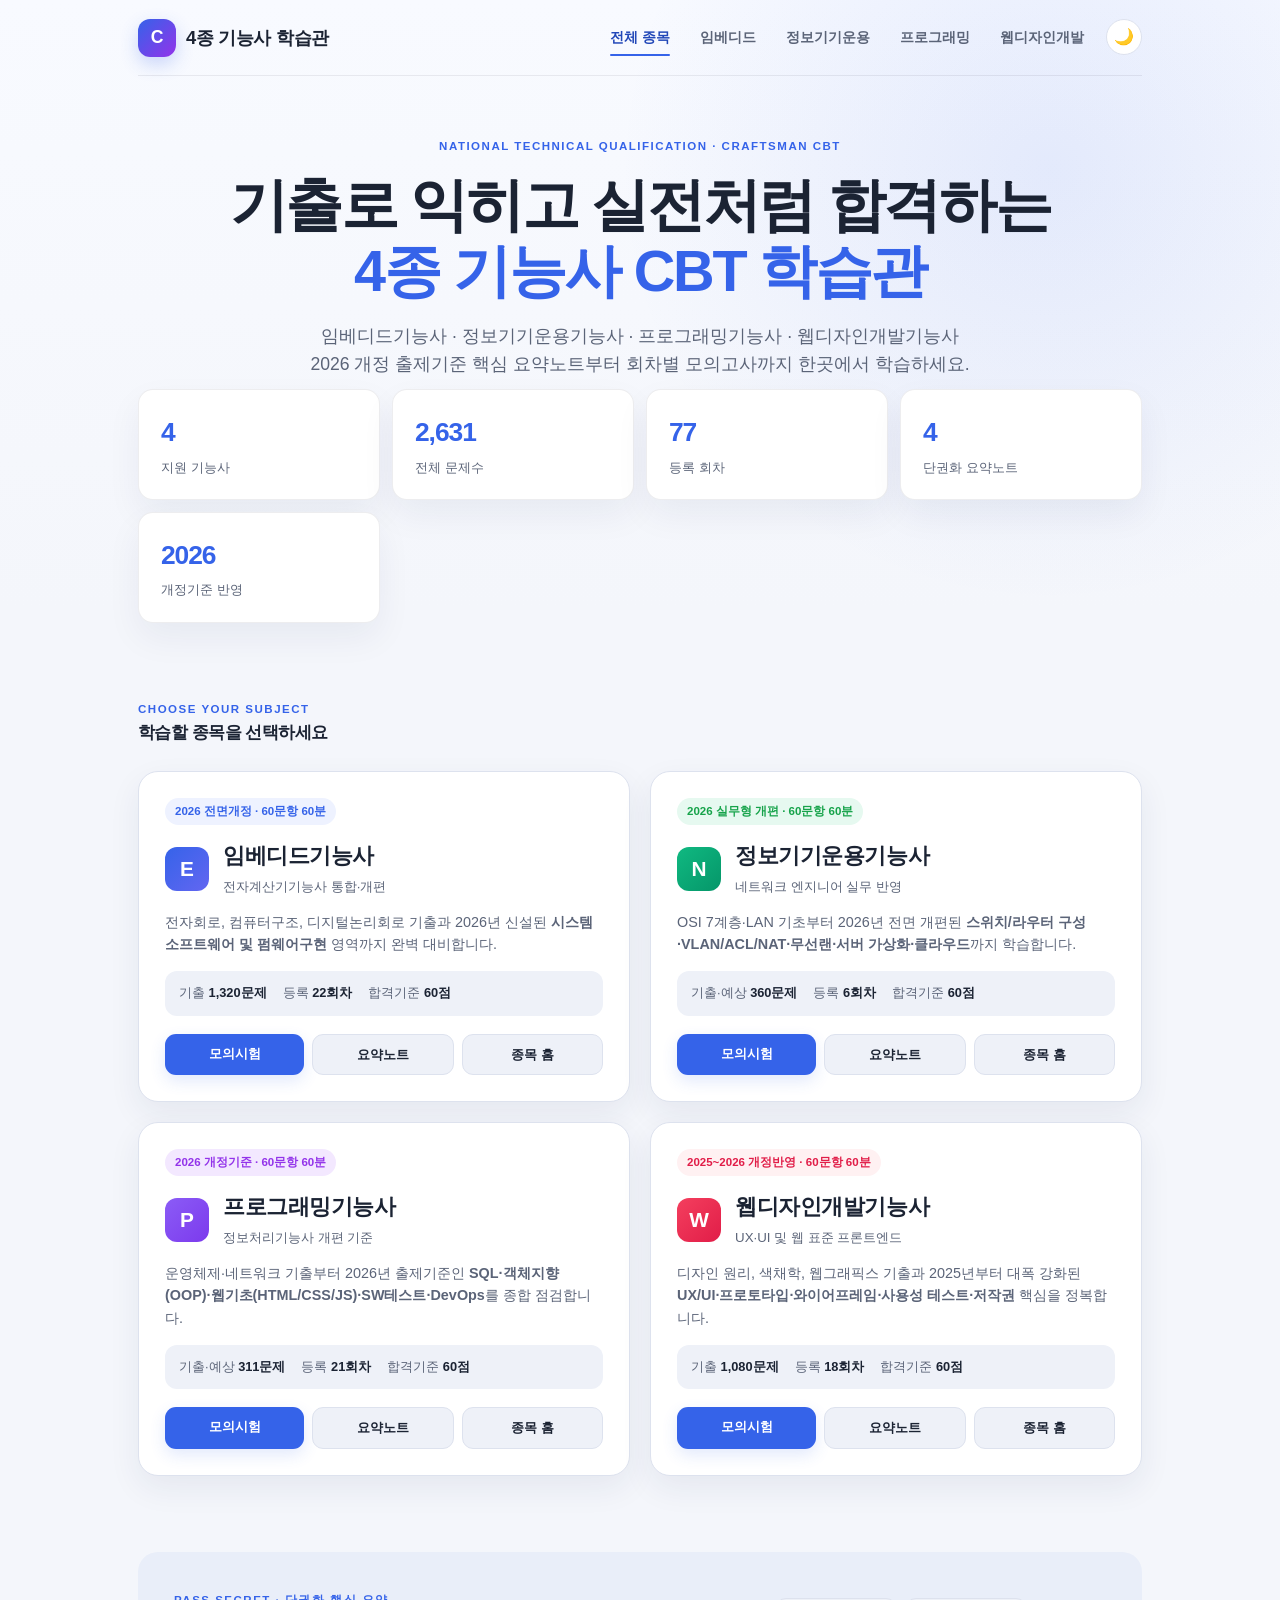
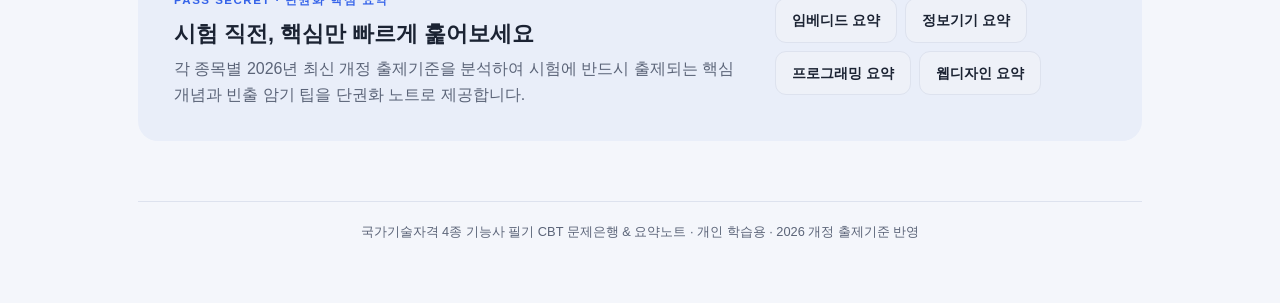
<file: index.html>
<!doctype html>
<html lang="ko">
<head>
  <meta charset="UTF-8" />
  <meta name="viewport" content="width=device-width, initial-scale=1.0" />
  <meta name="description" content="4종 기능사 필기 CBT 문제은행 및 핵심 요약노트 - 임베디드기능사, 정보기기운용기능사, 프로그래밍기능사, 웹디자인개발기능사 2026 개정 출제기준 완벽 반영" />
  <title>기능사 필기 CBT 문제은행 · 4종 통합 학습관</title>
  <link rel="stylesheet" href="css/style.css?v=20260914-1" />
  <script>(function(){try{var t=localStorage.getItem("theme");if(t==="light"||t==="dark")document.documentElement.setAttribute("data-theme",t);}catch(e){}})();</script>
  <style>
    .portal-grid {
      display: grid;
      grid-template-columns: repeat(2, 1fr);
      gap: 20px;
      margin-top: 24px;
    }
    @media (max-width: 768px) {
      .portal-grid { grid-template-columns: 1fr; }
    }
    .subject-card {
      background: var(--surface);
      border: 1px solid var(--border);
      border-radius: 20px;
      padding: 26px;
      display: flex;
      flex-direction: column;
      box-shadow: var(--shadow);
      transition: transform 0.2s ease, border-color 0.2s ease;
      position: relative;
      overflow: hidden;
    }
    .subject-card:hover {
      transform: translateY(-4px);
      border-color: var(--primary);
    }
    .subject-badge {
      display: inline-flex;
      align-items: center;
      gap: 6px;
      padding: 4px 10px;
      border-radius: 999px;
      font-size: 0.72rem;
      font-weight: 800;
      width: fit-content;
      margin-bottom: 14px;
    }
    .badge-emb { background: #eef2ff; color: #3563e9; }
    .badge-ieq { background: #e6f9f0; color: #16a34a; }
    .badge-prg { background: #f3e8ff; color: #9333ea; }
    .badge-web { background: #fff1f2; color: #e11d48; }
    [data-theme="dark"] .badge-emb { background: #1e293b; color: #7fa4ff; }
    [data-theme="dark"] .badge-ieq { background: #132e22; color: #34d399; }
    [data-theme="dark"] .badge-prg { background: #2e1065; color: #c084fc; }
    [data-theme="dark"] .badge-web { background: #3b0718; color: #fb7185; }

    .subject-head {
      display: flex;
      align-items: center;
      gap: 14px;
      margin-bottom: 12px;
    }
    .subject-logo {
      width: 44px;
      height: 44px;
      border-radius: 12px;
      display: flex;
      align-items: center;
      justify-content: center;
      font-weight: 900;
      font-size: 1.3rem;
      color: #fff;
      flex-shrink: 0;
    }
    .logo-emb { background: linear-gradient(135deg, #3563e9, #6366f1); }
    .logo-ieq { background: linear-gradient(135deg, #10b981, #059669); }
    .logo-prg { background: linear-gradient(135deg, #8b5cf6, #7c3aed); }
    .logo-web { background: linear-gradient(135deg, #f43f5e, #e11d48); }

    .subject-card h3 {
      margin: 0;
      font-size: 1.35rem;
      letter-spacing: -0.02em;
    }
    .subject-card p {
      color: var(--text-muted);
      font-size: 0.9rem;
      line-height: 1.55;
      margin: 0 0 16px;
      flex-grow: 1;
    }
    .subject-meta {
      display: flex;
      gap: 16px;
      padding: 12px 14px;
      background: var(--surface-2);
      border-radius: 12px;
      font-size: 0.8rem;
      color: var(--text-muted);
      margin-bottom: 18px;
    }
    .subject-meta strong {
      color: var(--text);
      font-weight: 700;
    }
    .subject-actions {
      display: flex;
      gap: 8px;
      flex-wrap: wrap;
    }
    .subject-actions .btn {
      flex: 1;
      text-align: center;
      padding: 9px 12px;
      font-size: 0.84rem;
      min-width: 100px;
    }
    .portal-hero {
      padding: 56px 0 36px;
      text-align: center;
    }
    .portal-hero h1 {
      font-size: clamp(2.2rem, 5vw, 3.6rem);
      line-height: 1.15;
      letter-spacing: -0.04em;
      margin: 14px 0 18px;
    }
    .portal-hero h1 em {
      color: var(--primary);
      font-style: normal;
    }
    .portal-hero p {
      color: var(--text-muted);
      font-size: 1.1rem;
      max-width: 680px;
      margin: 0 auto;
    }
  </style>
</head>
<body>
  <div class="wrap">
    <header class="site-header">
      <a class="brand" href="index.html">
        <span class="logo" style="background: linear-gradient(135deg, #3563e9, #9333ea);">C</span>
        <span>4종 기능사 학습관</span>
      </a>
      <div class="header-actions">
        <nav class="top-nav" aria-label="주요 메뉴">
          <a href="index.html" class="active">전체 종목</a>
          <a href="embedded/index.html">임베디드</a>
          <a href="infoeq/index.html">정보기기운용</a>
          <a href="programming/index.html">프로그래밍</a>
          <a href="webdesign/index.html">웹디자인개발</a>
        </nav>
        <button id="themeToggle" class="theme-toggle" type="button" aria-label="테마 전환">🌙</button>
      </div>
    </header>

    <main>
      <section class="portal-hero">
        <span class="eyebrow">NATIONAL TECHNICAL QUALIFICATION · CRAFTSMAN CBT</span>
        <h1>기출로 익히고 실전처럼 합격하는<br /><em>4종 기능사 CBT 학습관</em></h1>
        <p>임베디드기능사 · 정보기기운용기능사 · 프로그래밍기능사 · 웹디자인개발기능사<br />2026 개정 출제기준 핵심 요약노트부터 회차별 모의고사까지 한곳에서 학습하세요.</p>
      </section>

      <div class="stat-row" id="statRow">
        <div class="stat-card"><div class="num" id="statTotalSubjects">4</div><div class="label">지원 기능사</div></div>
        <div class="stat-card"><div class="num" id="statTotalQuestions">-</div><div class="label">전체 문제수</div></div>
        <div class="stat-card"><div class="num" id="statTotalRounds">-</div><div class="label">등록 회차</div></div>
        <div class="stat-card"><div class="num" id="statSummaries">4</div><div class="label">단권화 요약노트</div></div>
        <div class="stat-card"><div class="num">2026</div><div class="label">개정기준 반영</div></div>
      </div>

      <section class="block" style="margin-top: 40px;">
        <div class="section-heading">
          <div>
            <span class="eyebrow">CHOOSE YOUR SUBJECT</span>
            <h2>학습할 종목을 선택하세요</h2>
          </div>
        </div>

        <div class="portal-grid">
          <!-- 1. 임베디드기능사 -->
          <div class="subject-card">
            <span class="subject-badge badge-emb">2026 전면개정 · 60문항 60분</span>
            <div class="subject-head">
              <div class="subject-logo logo-emb">E</div>
              <div>
                <h3>임베디드기능사</h3>
                <small style="color:var(--text-muted)">전자계산기기능사 통합·개편</small>
              </div>
            </div>
            <p>전자회로, 컴퓨터구조, 디지털논리회로 기출과 2026년 신설된 <b>시스템소프트웨어 및 펌웨어구현</b> 영역까지 완벽 대비합니다.</p>
            <div class="subject-meta">
              <span>기출 <strong>1,320문제</strong></span>
              <span>등록 <strong>22회차</strong></span>
              <span>합격기준 <strong>60점</strong></span>
            </div>
            <div class="subject-actions">
              <a class="btn" href="embedded/quiz.html?mode=round">모의시험</a>
              <a class="btn secondary" href="embedded/summary.html">요약노트</a>
              <a class="btn secondary" href="embedded/index.html">종목 홈</a>
            </div>
          </div>

          <!-- 2. 정보기기운용기능사 -->
          <div class="subject-card">
            <span class="subject-badge badge-ieq">2026 실무형 개편 · 60문항 60분</span>
            <div class="subject-head">
              <div class="subject-logo logo-ieq">N</div>
              <div>
                <h3>정보기기운용기능사</h3>
                <small style="color:var(--text-muted)">네트워크 엔지니어 실무 반영</small>
              </div>
            </div>
            <p>OSI 7계층·LAN 기초부터 2026년 전면 개편된 <b>스위치/라우터 구성·VLAN/ACL/NAT·무선랜·서버 가상화·클라우드</b>까지 학습합니다.</p>
            <div class="subject-meta">
              <span>기출·예상 <strong>360문제</strong></span>
              <span>등록 <strong>6회차</strong></span>
              <span>합격기준 <strong>60점</strong></span>
            </div>
            <div class="subject-actions">
              <a class="btn" href="infoeq/quiz.html?mode=round">모의시험</a>
              <a class="btn secondary" href="infoeq/summary.html">요약노트</a>
              <a class="btn secondary" href="infoeq/index.html">종목 홈</a>
            </div>
          </div>

          <!-- 3. 프로그래밍기능사 -->
          <div class="subject-card">
            <span class="subject-badge badge-prg">2026 개정기준 · 60문항 60분</span>
            <div class="subject-head">
              <div class="subject-logo logo-prg">P</div>
              <div>
                <h3>프로그래밍기능사</h3>
                <small style="color:var(--text-muted)">정보처리기능사 개편 기준</small>
              </div>
            </div>
            <p>운영체제·네트워크 기출부터 2026년 출제기준인 <b>SQL·객체지향(OOP)·웹기초(HTML/CSS/JS)·SW테스트·DevOps</b>를 종합 점검합니다.</p>
            <div class="subject-meta">
              <span>기출·예상 <strong>311문제</strong></span>
              <span>등록 <strong>21회차</strong></span>
              <span>합격기준 <strong>60점</strong></span>
            </div>
            <div class="subject-actions">
              <a class="btn" href="programming/quiz.html?mode=round">모의시험</a>
              <a class="btn secondary" href="programming/summary.html">요약노트</a>
              <a class="btn secondary" href="programming/index.html">종목 홈</a>
            </div>
          </div>

          <!-- 4. 웹디자인개발기능사 -->
          <div class="subject-card">
            <span class="subject-badge badge-web">2025~2026 개정반영 · 60문항 60분</span>
            <div class="subject-head">
              <div class="subject-logo logo-web">W</div>
              <div>
                <h3>웹디자인개발기능사</h3>
                <small style="color:var(--text-muted)">UX·UI 및 웹 표준 프론트엔드</small>
              </div>
            </div>
            <p>디자인 원리, 색채학, 웹그래픽스 기출과 2025년부터 대폭 강화된 <b>UX/UI·프로토타입·와이어프레임·사용성 테스트·저작권</b> 핵심을 정복합니다.</p>
            <div class="subject-meta">
              <span>기출 <strong>1,080문제</strong></span>
              <span>등록 <strong>18회차</strong></span>
              <span>합격기준 <strong>60점</strong></span>
            </div>
            <div class="subject-actions">
              <a class="btn" href="webdesign/quiz.html?mode=round">모의시험</a>
              <a class="btn secondary" href="webdesign/summary.html">요약노트</a>
              <a class="btn secondary" href="webdesign/index.html">종목 홈</a>
            </div>
          </div>
        </div>
      </section>

      <section class="summary-banner" style="margin-top: 50px;">
        <div>
          <span class="eyebrow">PASS SECRET · 단권화 핵심 요약</span>
          <h2>시험 직전, 핵심만 빠르게 훑어보세요</h2>
          <p>각 종목별 2026년 최신 개정 출제기준을 분석하여 시험에 반드시 출제되는 핵심 개념과 빈출 암기 팁을 단권화 노트로 제공합니다.</p>
        </div>
        <div style="display:flex; gap:8px; flex-wrap:wrap;">
          <a class="btn secondary" href="embedded/summary.html">임베디드 요약</a>
          <a class="btn secondary" href="infoeq/summary.html">정보기기 요약</a>
          <a class="btn secondary" href="programming/summary.html">프로그래밍 요약</a>
          <a class="btn secondary" href="webdesign/summary.html">웹디자인 요약</a>
        </div>
      </section>
    </main>

    <footer class="site-footer" style="margin-top: 60px;">
      국가기술자격 4종 기능사 필기 CBT 문제은행 & 요약노트 · 개인 학습용 · 2026 개정 출제기준 반영
    </footer>
  </div>

  <script src="js/theme.js"></script>
  <script>
    (async () => {
      let totalQ = 0;
      let totalR = 0;
      const subjects = [
        { path: 'embedded/data/questions.json' },
        { path: 'infoeq/data/questions.json' },
        { path: 'programming/data/questions.json' },
        { path: 'webdesign/data/questions.json' }
      ];

      for (const s of subjects) {
        try {
          const res = await fetch(s.path);
          if (res.ok) {
            const data = await res.json();
            const qs = data.questions || [];
            totalQ += qs.length;
            const rounds = new Set(qs.map(q => q.round).filter(Boolean));
            totalR += rounds.size;
            if (s.path.includes('webdesign') && qs.length > 0) {
              const el = document.getElementById('webMetaText');
              if (el) el.innerHTML = `기출 <strong>${qs.length.toLocaleString()}문제</strong>`;
            }
          }
        } catch (e) {
          console.warn('Bank load error for', s.path, e);
        }
      }

      const qEl = document.getElementById('statTotalQuestions');
      const rEl = document.getElementById('statTotalRounds');
      if (qEl) qEl.textContent = totalQ > 0 ? totalQ.toLocaleString() : '1,991+';
      if (rEl) rEl.textContent = totalR > 0 ? totalR : '49+';
    })();
  </script>
</body>
</html>
</file>
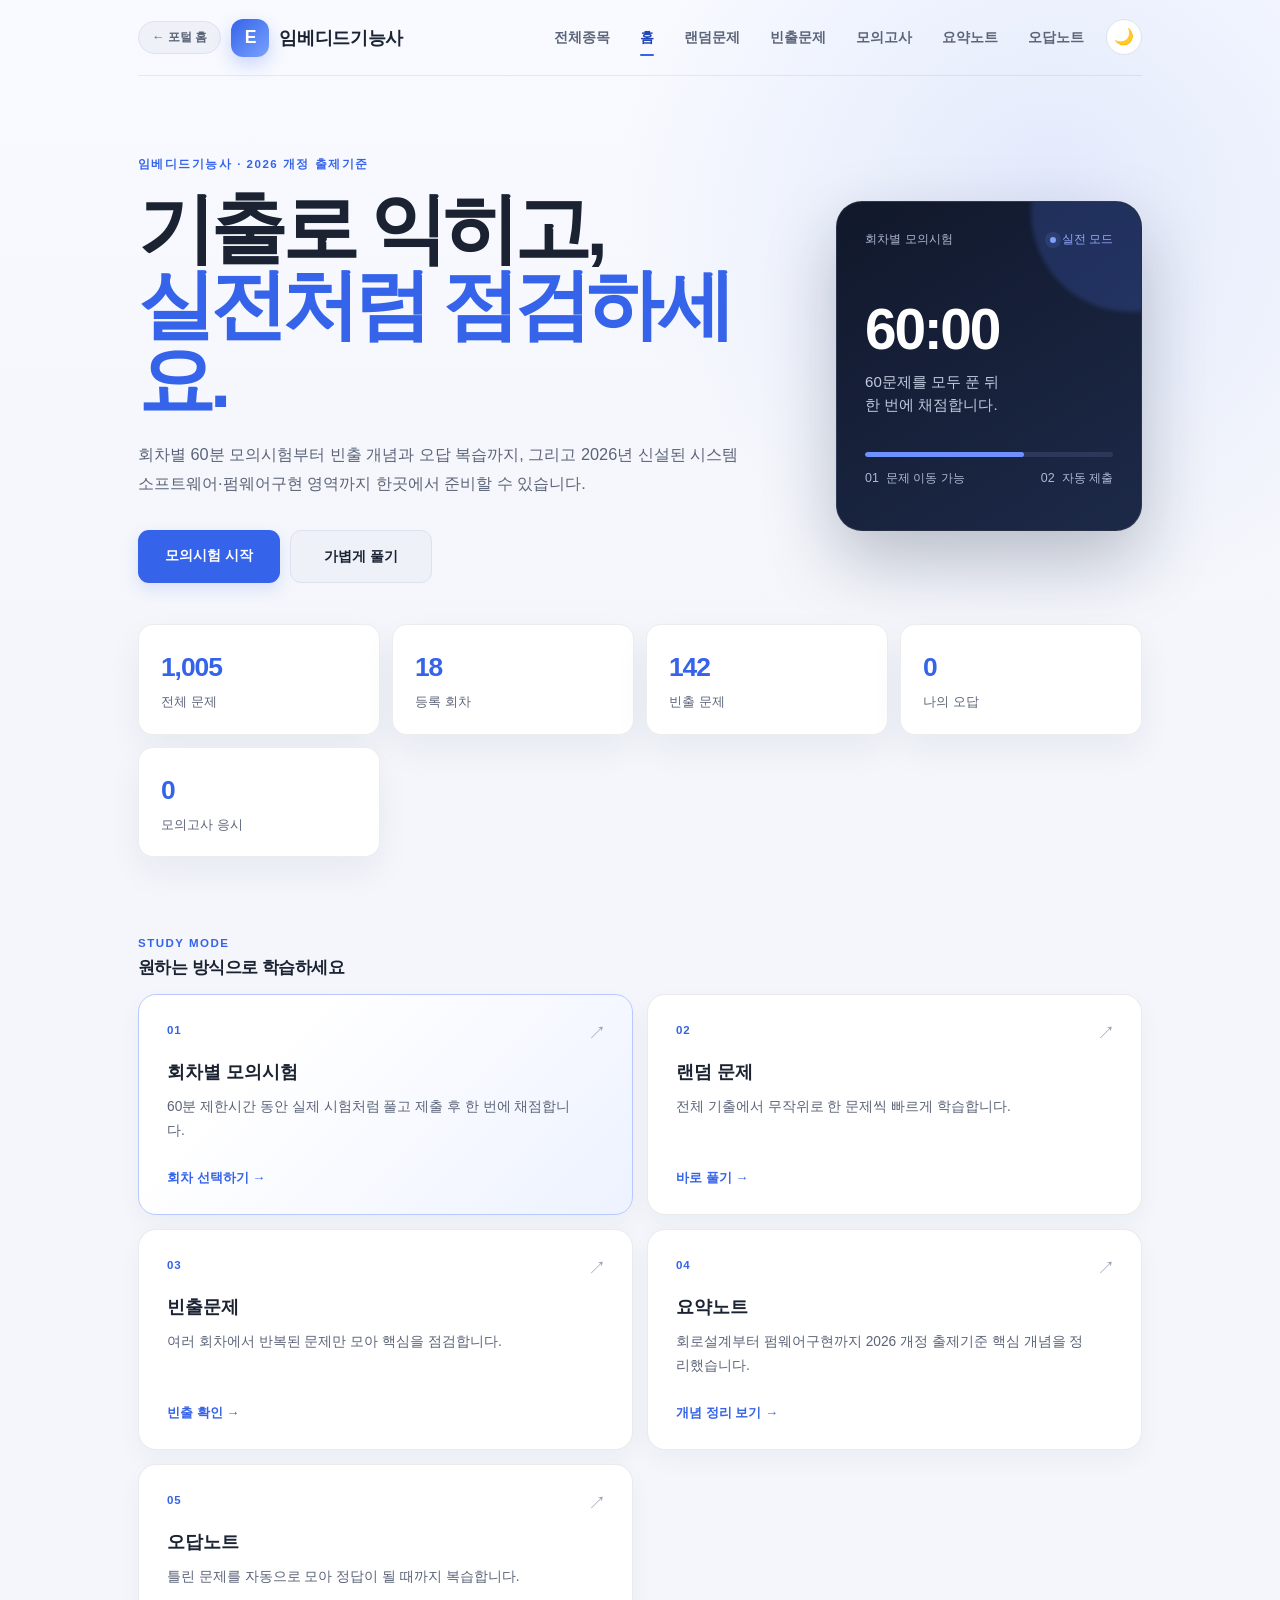
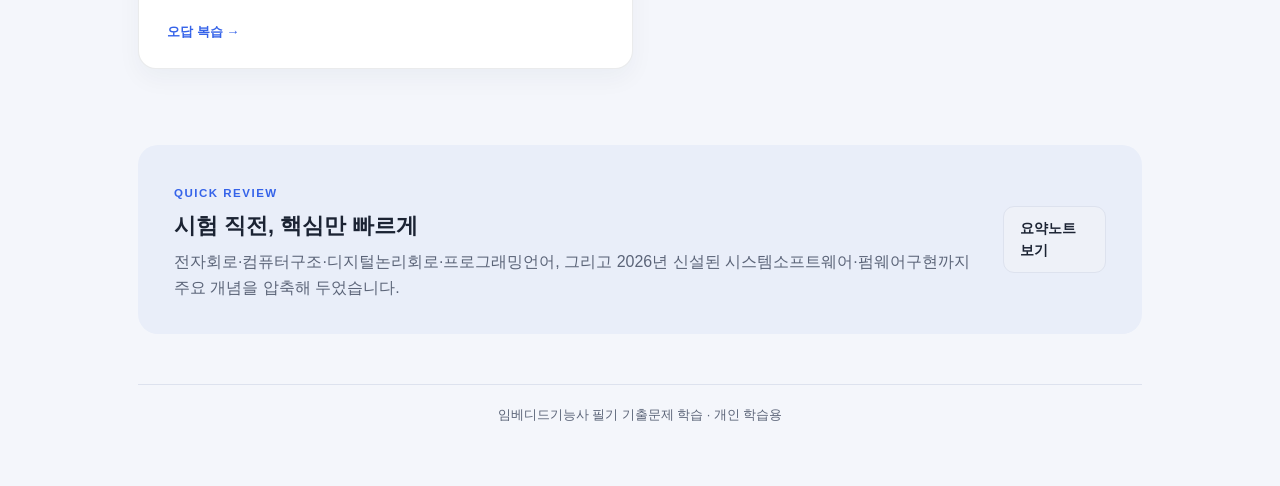
<file: embedded/index.html>
<!doctype html>
<html lang="ko">
<head>
  <meta charset="UTF-8" />
  <meta name="viewport" content="width=device-width, initial-scale=1.0" />
  <meta name="description" content="임베디드기능사 필기 기출문제 모의시험과 2026 개정 출제기준 핵심 요약" />
  <title>임베디드기능사 필기 기출문제</title>
  <link rel="stylesheet" href="css/style.css?v=20260913-1" />
  <script>(function(){try{var t=localStorage.getItem("theme");if(t==="light"||t==="dark")document.documentElement.setAttribute("data-theme",t);}catch(e){}})();</script>
</head>
<body>
  <div class="wrap">
    <header class="site-header">
      <div style="display:flex; align-items:center; gap:10px; flex-wrap:wrap;">
        <a href="../index.html" class="portal-back-btn" title="4종 기능사 학습관 메인으로 이동">← 포털 홈</a>
        <a class="brand" href="index.html"><span class="logo">E</span><span>임베디드기능사</span></a>
      </div>
      <div class="header-actions">
        <nav class="top-nav" aria-label="주요 메뉴">
          <a href="../index.html">전체종목</a>
          <a href="index.html" class="active">홈</a>
          <a href="quiz.html?mode=random">랜덤문제</a>
          <a href="quiz.html?mode=frequent">빈출문제</a>
          <a href="quiz.html?mode=round">모의고사</a>
          <a href="summary.html">요약노트</a>
          <a href="quiz.html?mode=wrong">오답노트</a>
        </nav>
        <button id="themeToggle" class="theme-toggle" type="button" aria-label="테마 전환">🌙</button>
      </div>
    </header>

    <main>
      <section class="home-hero">
        <div class="hero-copy">
          <span class="eyebrow">임베디드기능사 · 2026 개정 출제기준</span>
          <h1>기출로 익히고,<br /><em>실전처럼 점검하세요.</em></h1>
          <p>회차별 60분 모의시험부터 빈출 개념과 오답 복습까지, 그리고 2026년 신설된 시스템소프트웨어·펌웨어구현 영역까지 한곳에서 준비할 수 있습니다.</p>
          <div class="hero-actions">
            <a class="btn large" href="quiz.html?mode=round">모의시험 시작</a>
            <a class="btn secondary large" href="quiz.html?mode=random">가볍게 풀기</a>
          </div>
        </div>
        <div class="hero-panel" aria-label="모의시험 안내">
          <div class="panel-top"><span>회차별 모의시험</span><span class="live-dot"><i></i> 실전 모드</span></div>
          <strong>60:00</strong>
          <p>60문제를 모두 푼 뒤<br />한 번에 채점합니다.</p>
          <div class="mini-progress"><span></span></div>
          <div class="panel-meta"><span>01&nbsp;&nbsp;문제 이동 가능</span><span>02&nbsp;&nbsp;자동 제출</span></div>
        </div>
      </section>

      <div class="stat-row" id="statRow">
        <div class="stat-card"><div class="num" id="statTotal">-</div><div class="label">전체 문제</div></div>
        <div class="stat-card"><div class="num" id="statRounds">-</div><div class="label">등록 회차</div></div>
        <div class="stat-card"><div class="num" id="statFreq">-</div><div class="label">빈출 문제</div></div>
        <div class="stat-card"><div class="num" id="statWrong">-</div><div class="label">나의 오답</div></div>
        <div class="stat-card"><div class="num" id="statExam">-</div><div class="label">모의고사 응시</div></div>
      </div>

      <section class="block">
        <div class="section-heading"><div><span class="eyebrow">STUDY MODE</span><h2>원하는 방식으로 학습하세요</h2></div></div>
        <div class="menu-grid">
          <a class="menu-card featured" href="quiz.html?mode=round"><div class="card-icon">01</div><h3>회차별 모의시험</h3><p>60분 제한시간 동안 실제 시험처럼 풀고 제출 후 한 번에 채점합니다.</p><span class="card-link">회차 선택하기 →</span></a>
          <a class="menu-card" href="quiz.html?mode=random"><div class="card-icon">02</div><h3>랜덤 문제</h3><p>전체 기출에서 무작위로 한 문제씩 빠르게 학습합니다.</p><span class="card-link">바로 풀기 →</span></a>
          <a class="menu-card" href="quiz.html?mode=frequent"><div class="card-icon">03</div><h3>빈출문제</h3><p>여러 회차에서 반복된 문제만 모아 핵심을 점검합니다.</p><span class="card-link">빈출 확인 →</span></a>
          <a class="menu-card" href="summary.html"><div class="card-icon">04</div><h3>요약노트</h3><p>회로설계부터 펌웨어구현까지 2026 개정 출제기준 핵심 개념을 정리했습니다.</p><span class="card-link">개념 정리 보기 →</span></a>
          <a class="menu-card" href="quiz.html?mode=wrong"><div class="card-icon">05</div><h3>오답노트</h3><p>틀린 문제를 자동으로 모아 정답이 될 때까지 복습합니다.</p><span class="card-link">오답 복습 →</span></a>
        </div>
      </section>

      <section class="summary-banner">
        <div><span class="eyebrow">QUICK REVIEW</span><h2>시험 직전, 핵심만 빠르게</h2><p>전자회로·컴퓨터구조·디지털논리회로·프로그래밍언어, 그리고 2026년 신설된 시스템소프트웨어·펌웨어구현까지 주요 개념을 압축해 두었습니다.</p></div>
        <a class="btn secondary" href="summary.html">요약노트 보기</a>
      </section>
    </main>
    <footer class="site-footer">임베디드기능사 필기 기출문제 학습 · 개인 학습용</footer>
  </div>
  <script src="js/data.js"></script>
  <script src="js/theme.js"></script>
  <script>
    (async () => {
      try {
        const bank = await loadQuestionBank();
        const qs = bank.questions || [];
        document.getElementById("statTotal").textContent = qs.length.toLocaleString();
        document.getElementById("statRounds").textContent = getRounds(qs).length;
        document.getElementById("statFreq").textContent = getFrequentQuestions(qs, 2).length;
      } catch (error) { console.error(error); }
      document.getElementById("statWrong").textContent = getWrongQuestions().length;
      document.getElementById("statExam").textContent = getExamAttempts().length;
    })();
  </script>
</body>
</html>
</file>
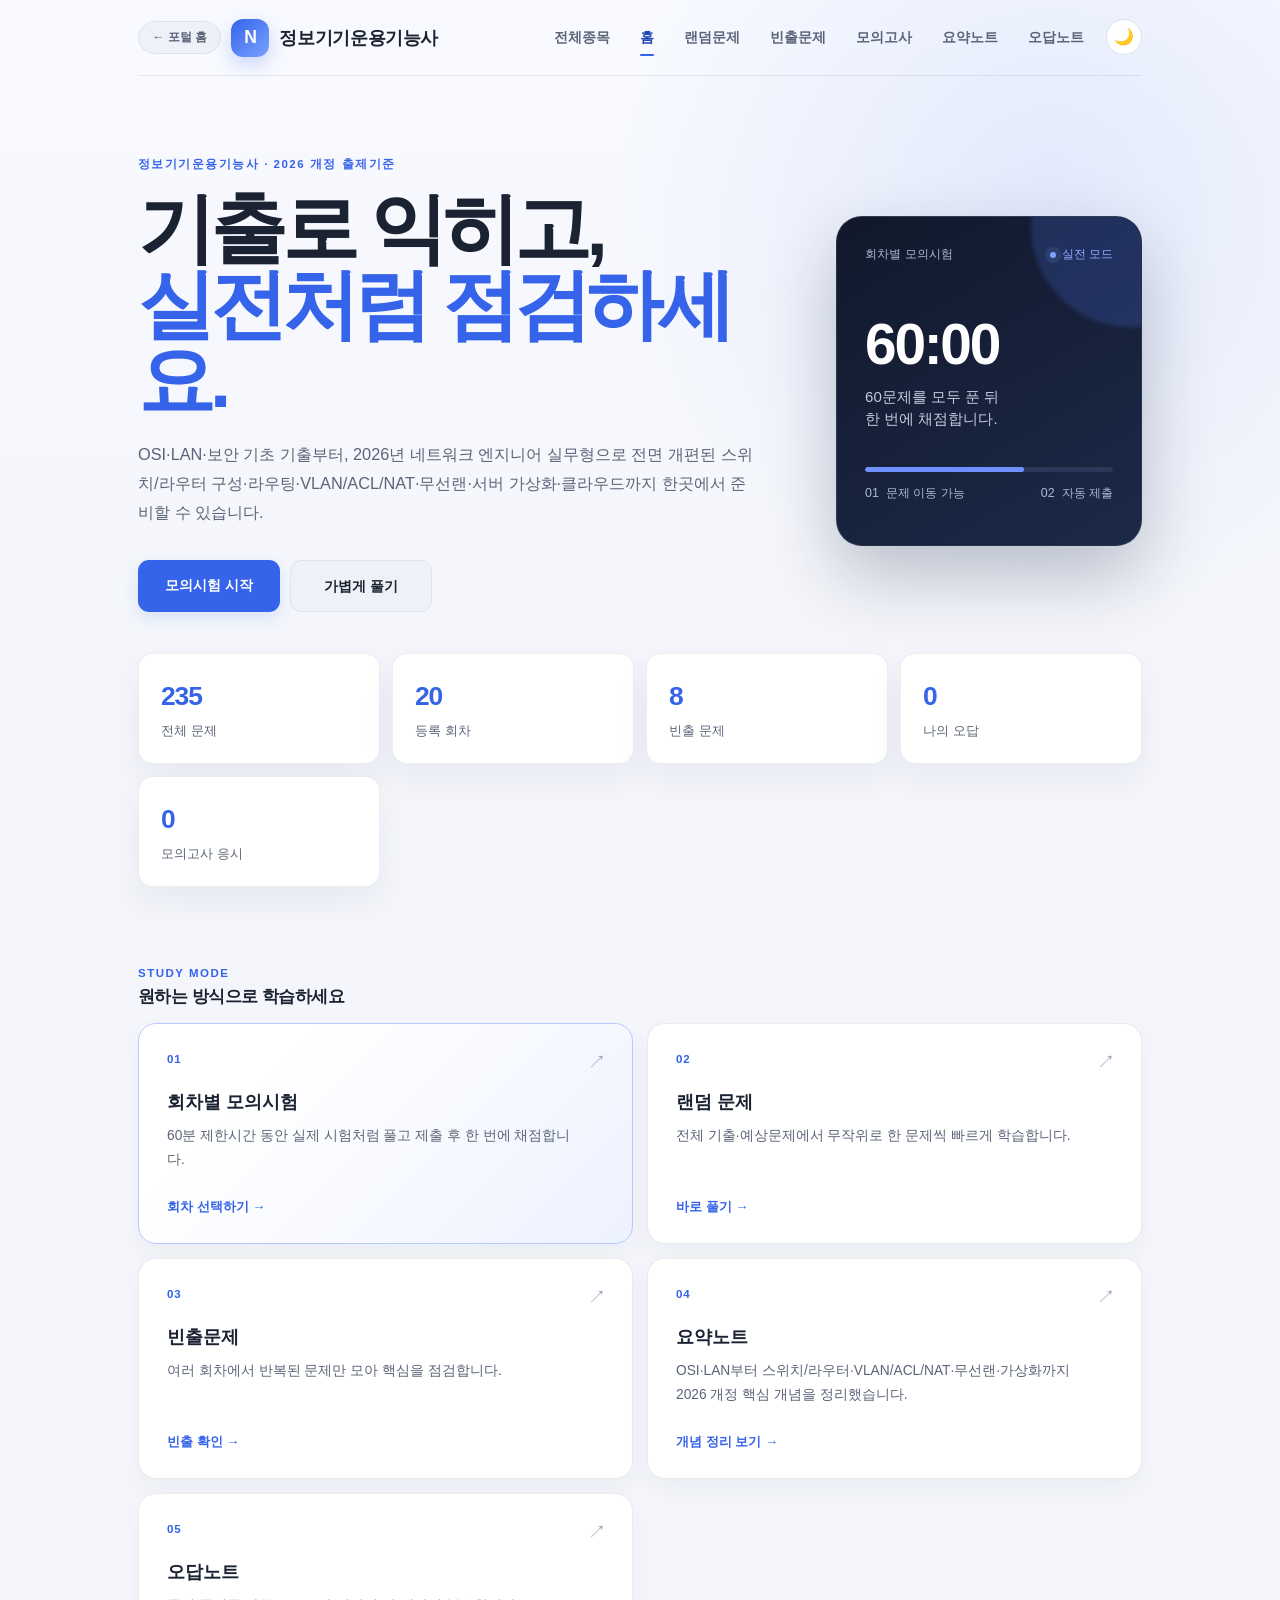
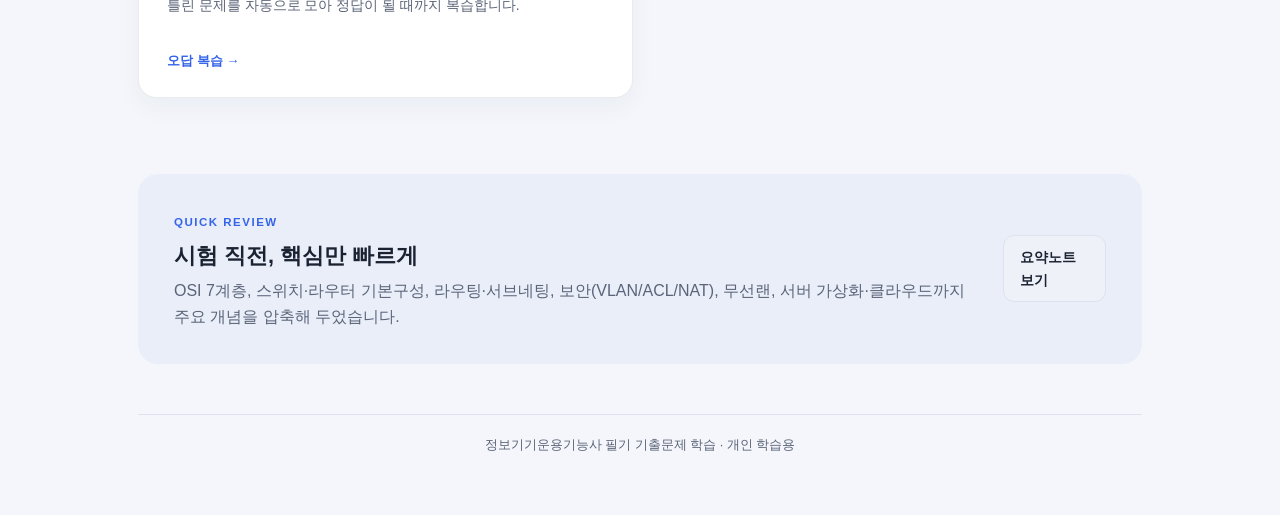
<file: infoeq/index.html>
<!doctype html>
<html lang="ko">
<head>
  <meta charset="UTF-8" />
  <meta name="viewport" content="width=device-width, initial-scale=1.0" />
  <meta name="description" content="정보기기운용기능사 필기 기출문제 모의시험과 2026 개정 출제기준(스위치·라우터·무선랜·서버가상화) 핵심 요약" />
  <title>정보기기운용기능사 필기 기출문제</title>
  <link rel="stylesheet" href="css/style.css?v=20260913-1" />
  <script>(function(){try{var t=localStorage.getItem("theme");if(t==="light"||t==="dark")document.documentElement.setAttribute("data-theme",t);}catch(e){}})();</script>
</head>
<body>
  <div class="wrap">
    <header class="site-header">
      <div style="display:flex; align-items:center; gap:10px; flex-wrap:wrap;">
        <a href="../index.html" class="portal-back-btn" title="4종 기능사 학습관 메인으로 이동">← 포털 홈</a>
        <a class="brand" href="index.html"><span class="logo">N</span><span>정보기기운용기능사</span></a>
      </div>
      <div class="header-actions">
        <nav class="top-nav" aria-label="주요 메뉴">
          <a href="../index.html">전체종목</a>
          <a href="index.html" class="active">홈</a>
          <a href="quiz.html?mode=random">랜덤문제</a>
          <a href="quiz.html?mode=frequent">빈출문제</a>
          <a href="quiz.html?mode=round">모의고사</a>
          <a href="summary.html">요약노트</a>
          <a href="quiz.html?mode=wrong">오답노트</a>
        </nav>
        <button id="themeToggle" class="theme-toggle" type="button" aria-label="테마 전환">🌙</button>
      </div>
    </header>

    <main>
      <section class="home-hero">
        <div class="hero-copy">
          <span class="eyebrow">정보기기운용기능사 · 2026 개정 출제기준</span>
          <h1>기출로 익히고,<br /><em>실전처럼 점검하세요.</em></h1>
          <p>OSI·LAN·보안 기초 기출부터, 2026년 네트워크 엔지니어 실무형으로 전면 개편된 스위치/라우터 구성·라우팅·VLAN/ACL/NAT·무선랜·서버 가상화·클라우드까지 한곳에서 준비할 수 있습니다.</p>
          <div class="hero-actions">
            <a class="btn large" href="quiz.html?mode=round">모의시험 시작</a>
            <a class="btn secondary large" href="quiz.html?mode=random">가볍게 풀기</a>
          </div>
        </div>
        <div class="hero-panel" aria-label="모의시험 안내">
          <div class="panel-top"><span>회차별 모의시험</span><span class="live-dot"><i></i> 실전 모드</span></div>
          <strong>60:00</strong>
          <p>60문제를 모두 푼 뒤<br />한 번에 채점합니다.</p>
          <div class="mini-progress"><span></span></div>
          <div class="panel-meta"><span>01&nbsp;&nbsp;문제 이동 가능</span><span>02&nbsp;&nbsp;자동 제출</span></div>
        </div>
      </section>

      <div class="stat-row" id="statRow">
        <div class="stat-card"><div class="num" id="statTotal">-</div><div class="label">전체 문제</div></div>
        <div class="stat-card"><div class="num" id="statRounds">-</div><div class="label">등록 회차</div></div>
        <div class="stat-card"><div class="num" id="statFreq">-</div><div class="label">빈출 문제</div></div>
        <div class="stat-card"><div class="num" id="statWrong">-</div><div class="label">나의 오답</div></div>
        <div class="stat-card"><div class="num" id="statExam">-</div><div class="label">모의고사 응시</div></div>
      </div>

      <section class="block">
        <div class="section-heading"><div><span class="eyebrow">STUDY MODE</span><h2>원하는 방식으로 학습하세요</h2></div></div>
        <div class="menu-grid">
          <a class="menu-card featured" href="quiz.html?mode=round"><div class="card-icon">01</div><h3>회차별 모의시험</h3><p>60분 제한시간 동안 실제 시험처럼 풀고 제출 후 한 번에 채점합니다.</p><span class="card-link">회차 선택하기 →</span></a>
          <a class="menu-card" href="quiz.html?mode=random"><div class="card-icon">02</div><h3>랜덤 문제</h3><p>전체 기출·예상문제에서 무작위로 한 문제씩 빠르게 학습합니다.</p><span class="card-link">바로 풀기 →</span></a>
          <a class="menu-card" href="quiz.html?mode=frequent"><div class="card-icon">03</div><h3>빈출문제</h3><p>여러 회차에서 반복된 문제만 모아 핵심을 점검합니다.</p><span class="card-link">빈출 확인 →</span></a>
          <a class="menu-card" href="summary.html"><div class="card-icon">04</div><h3>요약노트</h3><p>OSI·LAN부터 스위치/라우터·VLAN/ACL/NAT·무선랜·가상화까지 2026 개정 핵심 개념을 정리했습니다.</p><span class="card-link">개념 정리 보기 →</span></a>
          <a class="menu-card" href="quiz.html?mode=wrong"><div class="card-icon">05</div><h3>오답노트</h3><p>틀린 문제를 자동으로 모아 정답이 될 때까지 복습합니다.</p><span class="card-link">오답 복습 →</span></a>
        </div>
      </section>

      <section class="summary-banner">
        <div><span class="eyebrow">QUICK REVIEW</span><h2>시험 직전, 핵심만 빠르게</h2><p>OSI 7계층, 스위치·라우터 기본구성, 라우팅·서브네팅, 보안(VLAN/ACL/NAT), 무선랜, 서버 가상화·클라우드까지 주요 개념을 압축해 두었습니다.</p></div>
        <a class="btn secondary" href="summary.html">요약노트 보기</a>
      </section>
    </main>
    <footer class="site-footer">정보기기운용기능사 필기 기출문제 학습 · 개인 학습용</footer>
  </div>
  <script src="js/data.js"></script>
  <script src="js/theme.js"></script>
  <script>
    (async () => {
      try {
        const bank = await loadQuestionBank();
        const qs = bank.questions || [];
        document.getElementById("statTotal").textContent = qs.length.toLocaleString();
        document.getElementById("statRounds").textContent = getRounds(qs).length;
        document.getElementById("statFreq").textContent = getFrequentQuestions(qs, 2).length;
      } catch (error) { console.error(error); }
      document.getElementById("statWrong").textContent = getWrongQuestions().length;
      document.getElementById("statExam").textContent = getExamAttempts().length;
    })();
  </script>
</body>
</html>
</file>
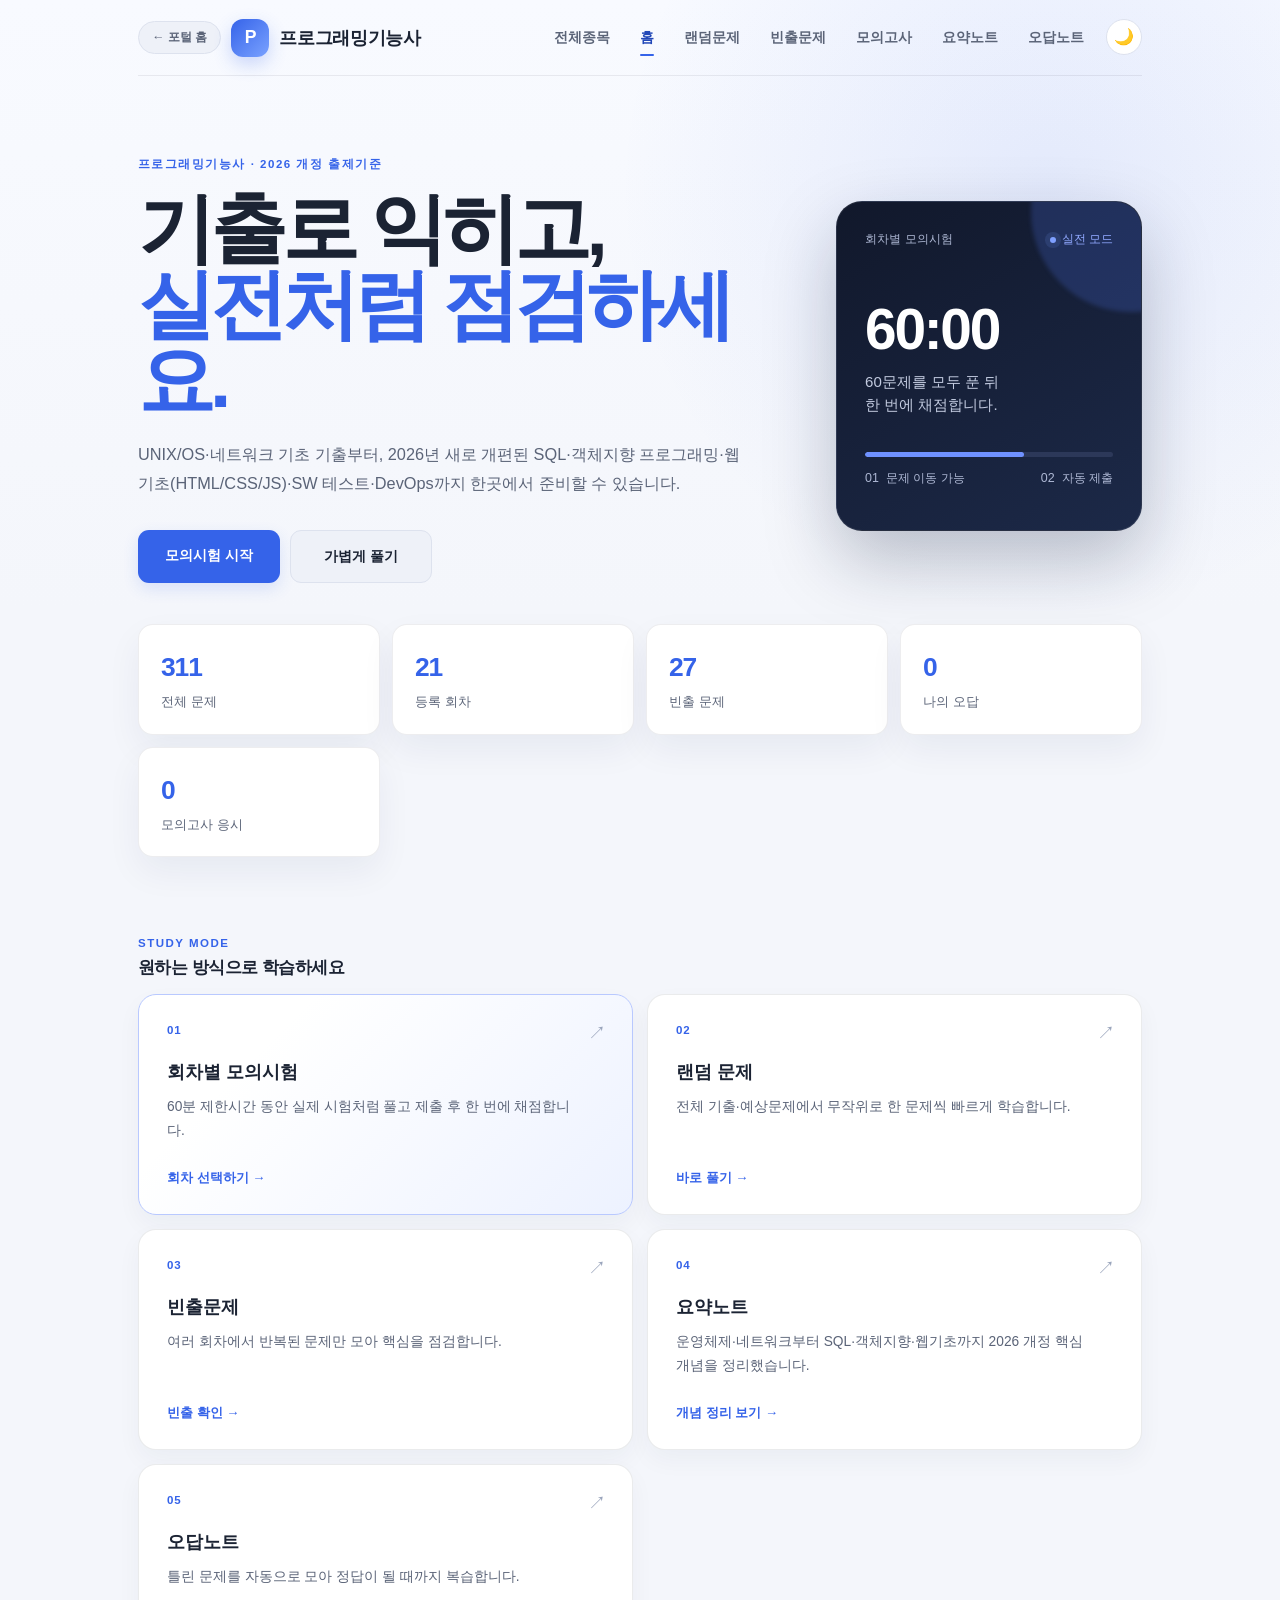
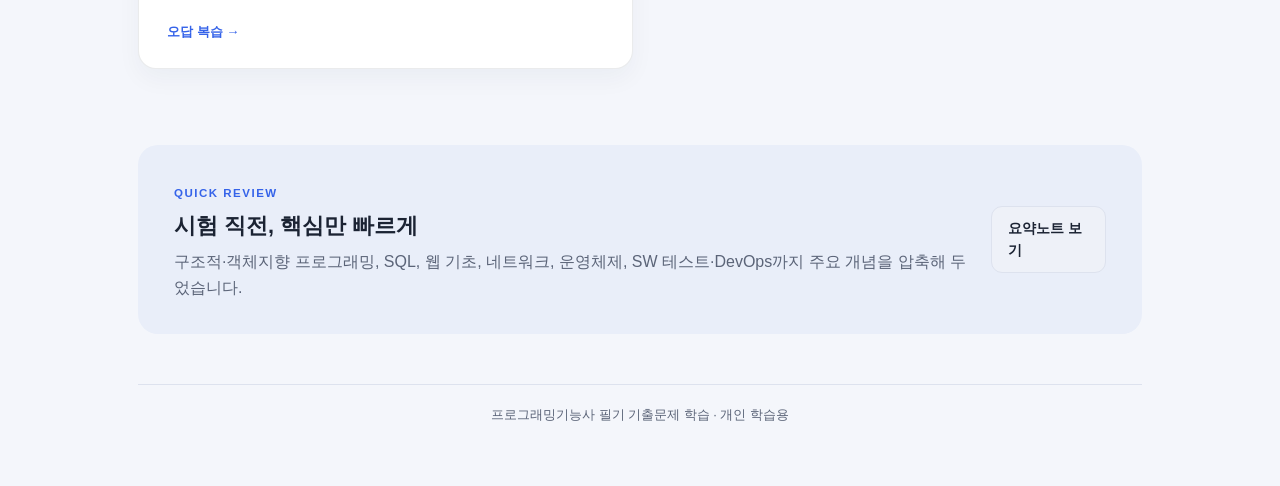
<file: programming/index.html>
<!doctype html>
<html lang="ko">
<head>
  <meta charset="UTF-8" />
  <meta name="viewport" content="width=device-width, initial-scale=1.0" />
  <meta name="description" content="프로그래밍기능사 필기 기출문제 모의시험과 2026 개정 출제기준(SQL·객체지향·웹기초) 핵심 요약" />
  <title>프로그래밍기능사 필기 기출문제</title>
  <link rel="stylesheet" href="css/style.css?v=20260913-1" />
  <script>(function(){try{var t=localStorage.getItem("theme");if(t==="light"||t==="dark")document.documentElement.setAttribute("data-theme",t);}catch(e){}})();</script>
</head>
<body>
  <div class="wrap">
    <header class="site-header">
      <div style="display:flex; align-items:center; gap:10px; flex-wrap:wrap;">
        <a href="../index.html" class="portal-back-btn" title="4종 기능사 학습관 메인으로 이동">← 포털 홈</a>
        <a class="brand" href="index.html"><span class="logo">P</span><span>프로그래밍기능사</span></a>
      </div>
      <div class="header-actions">
        <nav class="top-nav" aria-label="주요 메뉴">
          <a href="../index.html">전체종목</a>
          <a href="index.html" class="active">홈</a>
          <a href="quiz.html?mode=random">랜덤문제</a>
          <a href="quiz.html?mode=frequent">빈출문제</a>
          <a href="quiz.html?mode=round">모의고사</a>
          <a href="summary.html">요약노트</a>
          <a href="quiz.html?mode=wrong">오답노트</a>
        </nav>
        <button id="themeToggle" class="theme-toggle" type="button" aria-label="테마 전환">🌙</button>
      </div>
    </header>

    <main>
      <section class="home-hero">
        <div class="hero-copy">
          <span class="eyebrow">프로그래밍기능사 · 2026 개정 출제기준</span>
          <h1>기출로 익히고,<br /><em>실전처럼 점검하세요.</em></h1>
          <p>UNIX/OS·네트워크 기초 기출부터, 2026년 새로 개편된 SQL·객체지향 프로그래밍·웹 기초(HTML/CSS/JS)·SW 테스트·DevOps까지 한곳에서 준비할 수 있습니다.</p>
          <div class="hero-actions">
            <a class="btn large" href="quiz.html?mode=round">모의시험 시작</a>
            <a class="btn secondary large" href="quiz.html?mode=random">가볍게 풀기</a>
          </div>
        </div>
        <div class="hero-panel" aria-label="모의시험 안내">
          <div class="panel-top"><span>회차별 모의시험</span><span class="live-dot"><i></i> 실전 모드</span></div>
          <strong>60:00</strong>
          <p>60문제를 모두 푼 뒤<br />한 번에 채점합니다.</p>
          <div class="mini-progress"><span></span></div>
          <div class="panel-meta"><span>01&nbsp;&nbsp;문제 이동 가능</span><span>02&nbsp;&nbsp;자동 제출</span></div>
        </div>
      </section>

      <div class="stat-row" id="statRow">
        <div class="stat-card"><div class="num" id="statTotal">-</div><div class="label">전체 문제</div></div>
        <div class="stat-card"><div class="num" id="statRounds">-</div><div class="label">등록 회차</div></div>
        <div class="stat-card"><div class="num" id="statFreq">-</div><div class="label">빈출 문제</div></div>
        <div class="stat-card"><div class="num" id="statWrong">-</div><div class="label">나의 오답</div></div>
        <div class="stat-card"><div class="num" id="statExam">-</div><div class="label">모의고사 응시</div></div>
      </div>

      <section class="block">
        <div class="section-heading"><div><span class="eyebrow">STUDY MODE</span><h2>원하는 방식으로 학습하세요</h2></div></div>
        <div class="menu-grid">
          <a class="menu-card featured" href="quiz.html?mode=round"><div class="card-icon">01</div><h3>회차별 모의시험</h3><p>60분 제한시간 동안 실제 시험처럼 풀고 제출 후 한 번에 채점합니다.</p><span class="card-link">회차 선택하기 →</span></a>
          <a class="menu-card" href="quiz.html?mode=random"><div class="card-icon">02</div><h3>랜덤 문제</h3><p>전체 기출·예상문제에서 무작위로 한 문제씩 빠르게 학습합니다.</p><span class="card-link">바로 풀기 →</span></a>
          <a class="menu-card" href="quiz.html?mode=frequent"><div class="card-icon">03</div><h3>빈출문제</h3><p>여러 회차에서 반복된 문제만 모아 핵심을 점검합니다.</p><span class="card-link">빈출 확인 →</span></a>
          <a class="menu-card" href="summary.html"><div class="card-icon">04</div><h3>요약노트</h3><p>운영체제·네트워크부터 SQL·객체지향·웹기초까지 2026 개정 핵심 개념을 정리했습니다.</p><span class="card-link">개념 정리 보기 →</span></a>
          <a class="menu-card" href="quiz.html?mode=wrong"><div class="card-icon">05</div><h3>오답노트</h3><p>틀린 문제를 자동으로 모아 정답이 될 때까지 복습합니다.</p><span class="card-link">오답 복습 →</span></a>
        </div>
      </section>

      <section class="summary-banner">
        <div><span class="eyebrow">QUICK REVIEW</span><h2>시험 직전, 핵심만 빠르게</h2><p>구조적·객체지향 프로그래밍, SQL, 웹 기초, 네트워크, 운영체제, SW 테스트·DevOps까지 주요 개념을 압축해 두었습니다.</p></div>
        <a class="btn secondary" href="summary.html">요약노트 보기</a>
      </section>
    </main>
    <footer class="site-footer">프로그래밍기능사 필기 기출문제 학습 · 개인 학습용</footer>
  </div>
  <script src="js/data.js"></script>
  <script src="js/theme.js"></script>
  <script>
    (async () => {
      try {
        const bank = await loadQuestionBank();
        const qs = bank.questions || [];
        document.getElementById("statTotal").textContent = qs.length.toLocaleString();
        document.getElementById("statRounds").textContent = getRounds(qs).length;
        document.getElementById("statFreq").textContent = getFrequentQuestions(qs, 2).length;
      } catch (error) { console.error(error); }
      document.getElementById("statWrong").textContent = getWrongQuestions().length;
      document.getElementById("statExam").textContent = getExamAttempts().length;
    })();
  </script>
</body>
</html>
</file>
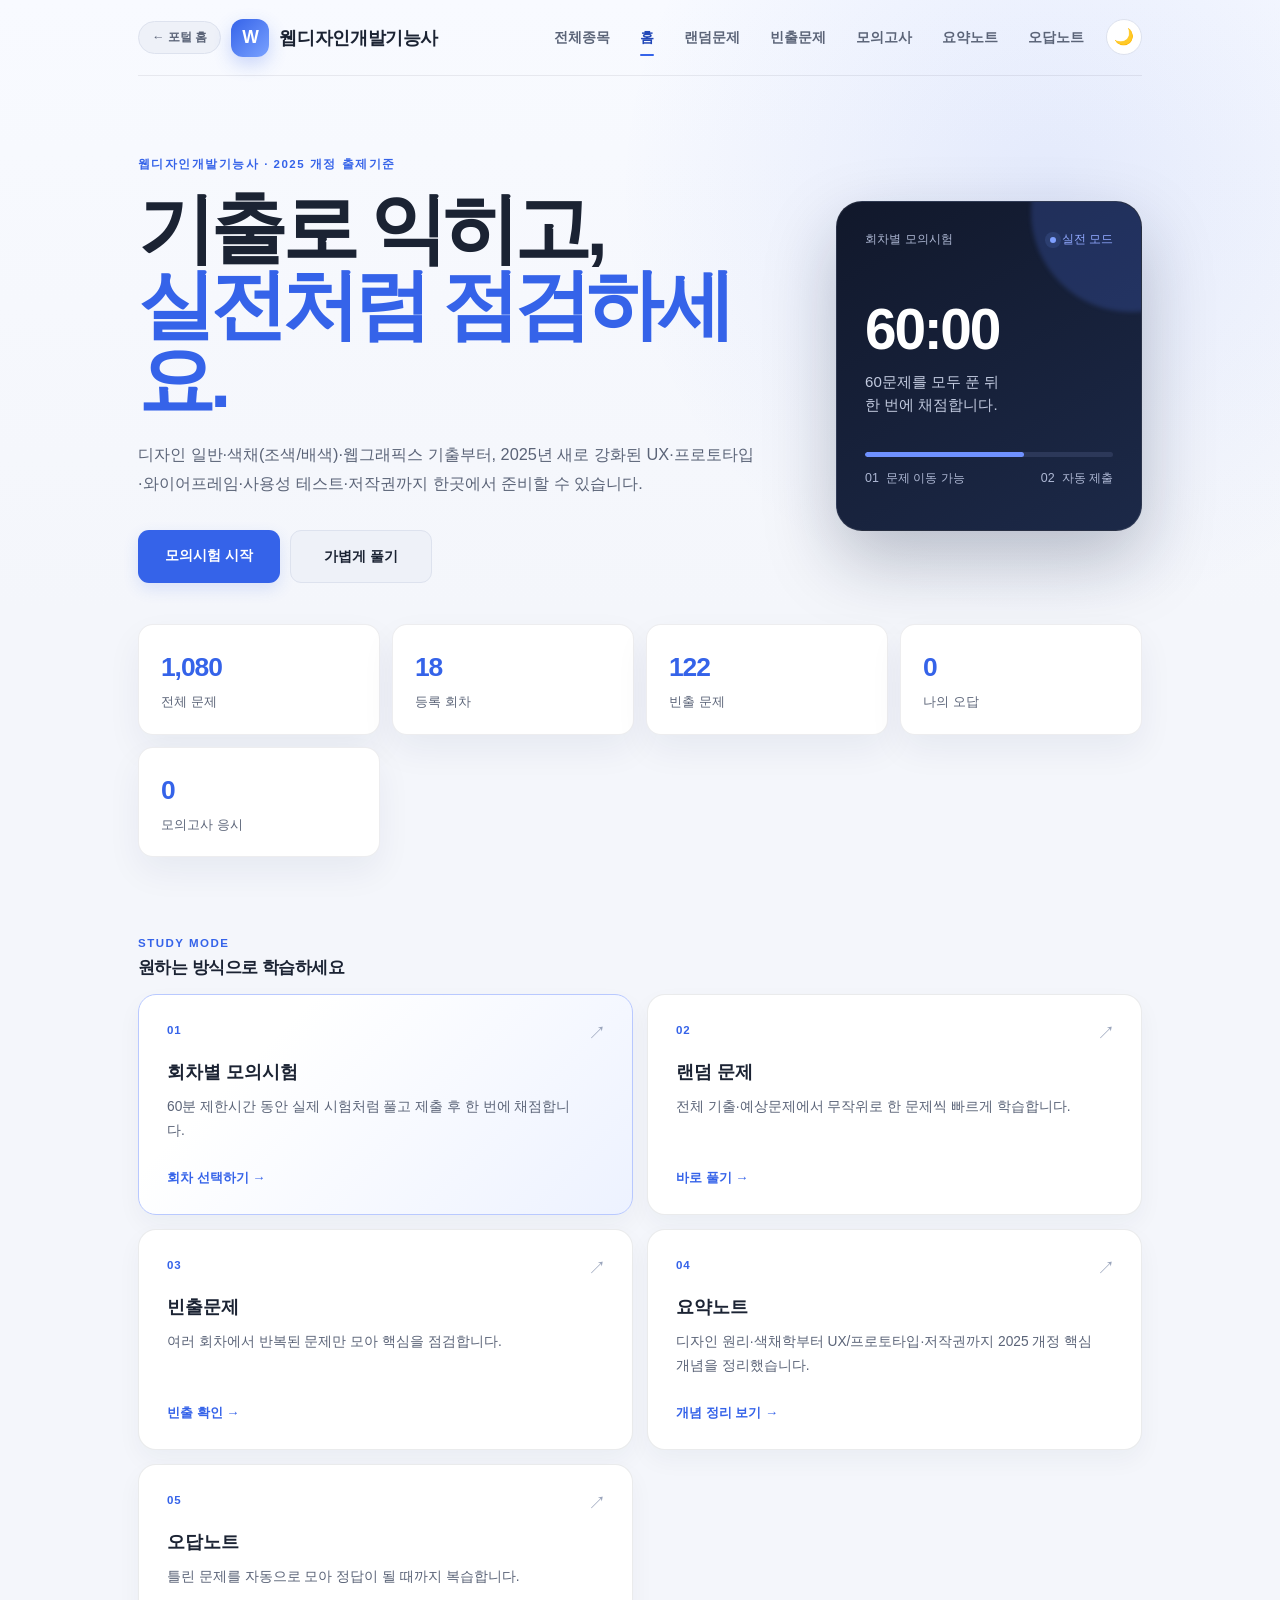
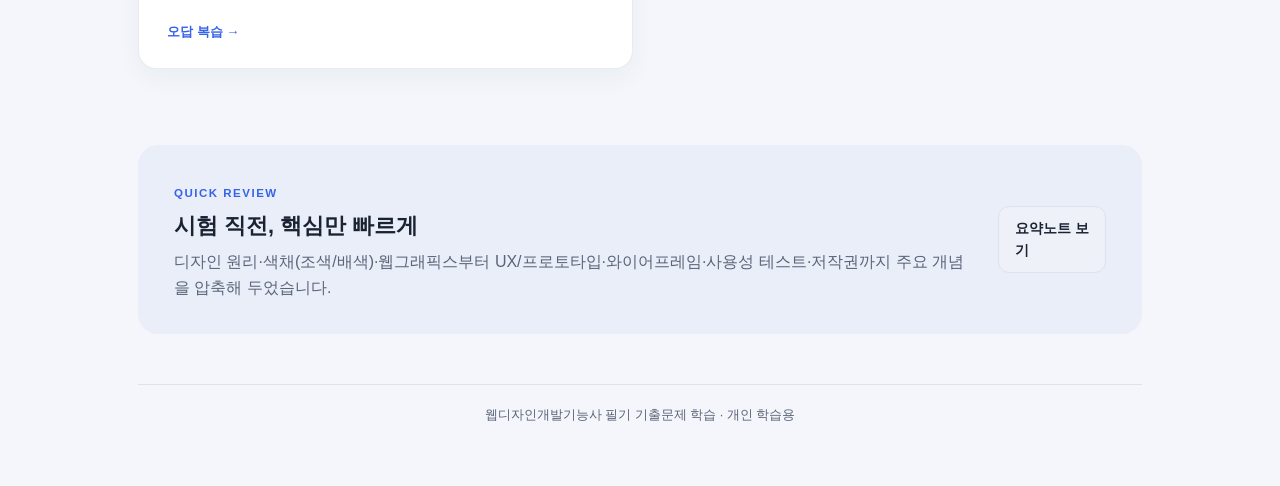
<file: webdesign/index.html>
<!doctype html>
<html lang="ko">
<head>
  <meta charset="UTF-8" />
  <meta name="viewport" content="width=device-width, initial-scale=1.0" />
  <meta name="description" content="웹디자인개발기능사 필기 기출문제 모의시험과 2025 개정 출제기준(UX/프로토타입·조색·배색) 핵심 요약" />
  <title>웹디자인개발기능사 필기 기출문제</title>
  <link rel="stylesheet" href="css/style.css?v=20260913-1" />
  <script>(function(){try{var t=localStorage.getItem("theme");if(t==="light"||t==="dark")document.documentElement.setAttribute("data-theme",t);}catch(e){}})();</script>
</head>
<body>
  <div class="wrap">
    <header class="site-header">
      <div style="display:flex; align-items:center; gap:10px; flex-wrap:wrap;">
        <a href="../index.html" class="portal-back-btn" title="4종 기능사 학습관 메인으로 이동">← 포털 홈</a>
        <a class="brand" href="index.html"><span class="logo">W</span><span>웹디자인개발기능사</span></a>
      </div>
      <div class="header-actions">
        <nav class="top-nav" aria-label="주요 메뉴">
          <a href="../index.html">전체종목</a>
          <a href="index.html" class="active">홈</a>
          <a href="quiz.html?mode=random">랜덤문제</a>
          <a href="quiz.html?mode=frequent">빈출문제</a>
          <a href="quiz.html?mode=round">모의고사</a>
          <a href="summary.html">요약노트</a>
          <a href="quiz.html?mode=wrong">오답노트</a>
        </nav>
        <button id="themeToggle" class="theme-toggle" type="button" aria-label="테마 전환">🌙</button>
      </div>
    </header>

    <main>
      <section class="home-hero">
        <div class="hero-copy">
          <span class="eyebrow">웹디자인개발기능사 · 2025 개정 출제기준</span>
          <h1>기출로 익히고,<br /><em>실전처럼 점검하세요.</em></h1>
          <p>디자인 일반·색채(조색/배색)·웹그래픽스 기출부터, 2025년 새로 강화된 UX·프로토타입·와이어프레임·사용성 테스트·저작권까지 한곳에서 준비할 수 있습니다.</p>
          <div class="hero-actions">
            <a class="btn large" href="quiz.html?mode=round">모의시험 시작</a>
            <a class="btn secondary large" href="quiz.html?mode=random">가볍게 풀기</a>
          </div>
        </div>
        <div class="hero-panel" aria-label="모의시험 안내">
          <div class="panel-top"><span>회차별 모의시험</span><span class="live-dot"><i></i> 실전 모드</span></div>
          <strong>60:00</strong>
          <p>60문제를 모두 푼 뒤<br />한 번에 채점합니다.</p>
          <div class="mini-progress"><span></span></div>
          <div class="panel-meta"><span>01&nbsp;&nbsp;문제 이동 가능</span><span>02&nbsp;&nbsp;자동 제출</span></div>
        </div>
      </section>

      <div class="stat-row" id="statRow">
        <div class="stat-card"><div class="num" id="statTotal">-</div><div class="label">전체 문제</div></div>
        <div class="stat-card"><div class="num" id="statRounds">-</div><div class="label">등록 회차</div></div>
        <div class="stat-card"><div class="num" id="statFreq">-</div><div class="label">빈출 문제</div></div>
        <div class="stat-card"><div class="num" id="statWrong">-</div><div class="label">나의 오답</div></div>
        <div class="stat-card"><div class="num" id="statExam">-</div><div class="label">모의고사 응시</div></div>
      </div>

      <section class="block">
        <div class="section-heading"><div><span class="eyebrow">STUDY MODE</span><h2>원하는 방식으로 학습하세요</h2></div></div>
        <div class="menu-grid">
          <a class="menu-card featured" href="quiz.html?mode=round"><div class="card-icon">01</div><h3>회차별 모의시험</h3><p>60분 제한시간 동안 실제 시험처럼 풀고 제출 후 한 번에 채점합니다.</p><span class="card-link">회차 선택하기 →</span></a>
          <a class="menu-card" href="quiz.html?mode=random"><div class="card-icon">02</div><h3>랜덤 문제</h3><p>전체 기출·예상문제에서 무작위로 한 문제씩 빠르게 학습합니다.</p><span class="card-link">바로 풀기 →</span></a>
          <a class="menu-card" href="quiz.html?mode=frequent"><div class="card-icon">03</div><h3>빈출문제</h3><p>여러 회차에서 반복된 문제만 모아 핵심을 점검합니다.</p><span class="card-link">빈출 확인 →</span></a>
          <a class="menu-card" href="summary.html"><div class="card-icon">04</div><h3>요약노트</h3><p>디자인 원리·색채학부터 UX/프로토타입·저작권까지 2025 개정 핵심 개념을 정리했습니다.</p><span class="card-link">개념 정리 보기 →</span></a>
          <a class="menu-card" href="quiz.html?mode=wrong"><div class="card-icon">05</div><h3>오답노트</h3><p>틀린 문제를 자동으로 모아 정답이 될 때까지 복습합니다.</p><span class="card-link">오답 복습 →</span></a>
        </div>
      </section>

      <section class="summary-banner">
        <div><span class="eyebrow">QUICK REVIEW</span><h2>시험 직전, 핵심만 빠르게</h2><p>디자인 원리·색채(조색/배색)·웹그래픽스부터 UX/프로토타입·와이어프레임·사용성 테스트·저작권까지 주요 개념을 압축해 두었습니다.</p></div>
        <a class="btn secondary" href="summary.html">요약노트 보기</a>
      </section>
    </main>
    <footer class="site-footer">웹디자인개발기능사 필기 기출문제 학습 · 개인 학습용</footer>
  </div>
  <script src="js/data.js"></script>
  <script src="js/theme.js"></script>
  <script>
    (async () => {
      try {
        const bank = await loadQuestionBank();
        const qs = bank.questions || [];
        document.getElementById("statTotal").textContent = qs.length.toLocaleString();
        document.getElementById("statRounds").textContent = getRounds(qs).length;
        document.getElementById("statFreq").textContent = getFrequentQuestions(qs, 2).length;
      } catch (error) { console.error(error); }
      document.getElementById("statWrong").textContent = getWrongQuestions().length;
      document.getElementById("statExam").textContent = getExamAttempts().length;
    })();
  </script>
</body>
</html>
</file>
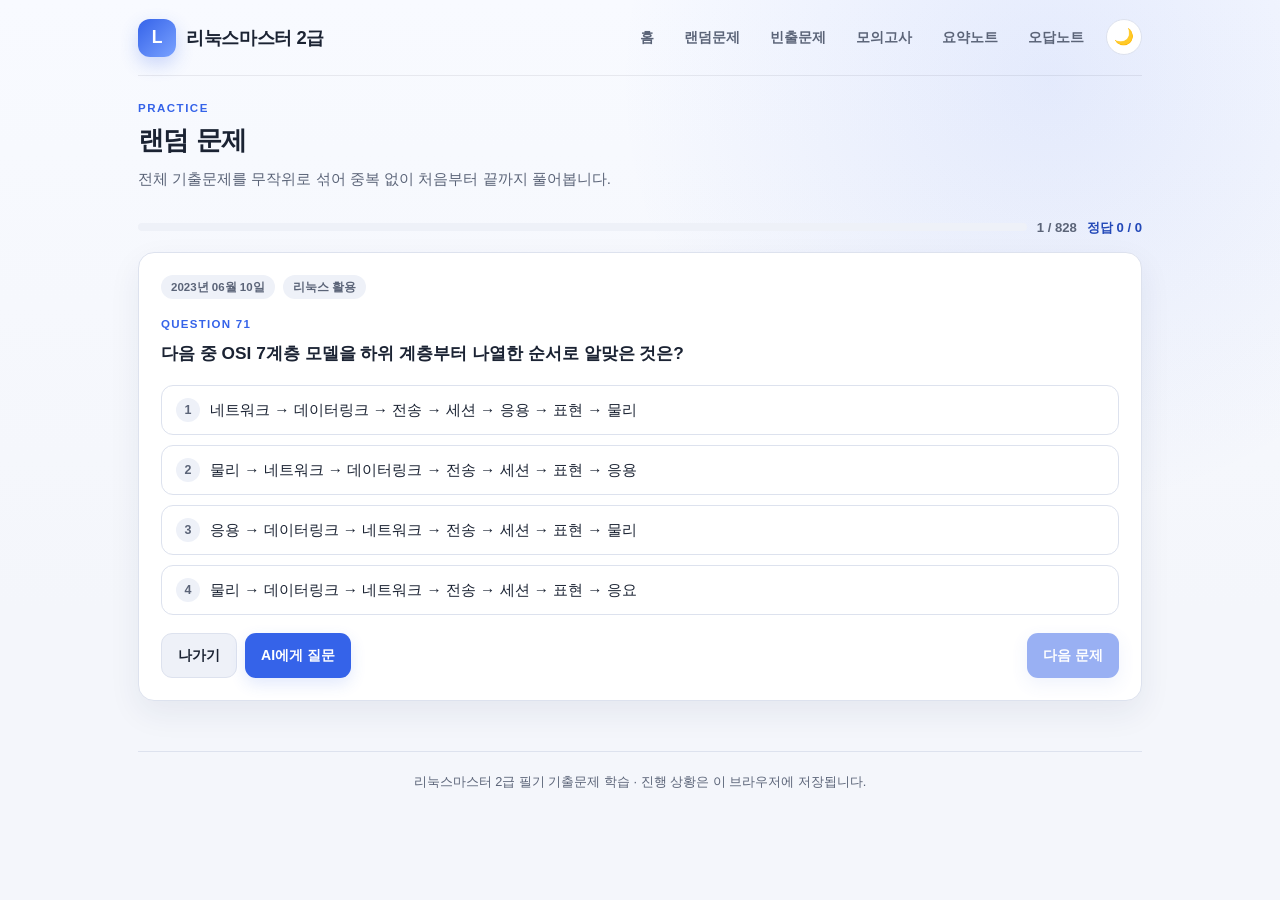
<file: quiz.html>
<!doctype html>
<html lang="ko">
<head>
  <meta charset="UTF-8" />
  <meta name="viewport" content="width=device-width, initial-scale=1.0" />
  <meta name="description" content="리눅스마스터 2급 필기 기출문제 풀이" />
  <title>문제 풀기 · 리눅스마스터 2급</title>
  <link rel="stylesheet" href="css/style.css?v=20260906-2" />
  <script>(function(){try{var t=localStorage.getItem("theme");if(t==="light"||t==="dark")document.documentElement.setAttribute("data-theme",t);}catch(e){}})();</script>
</head>
<body>
  <div class="wrap">
    <header class="site-header">
      <a class="brand" href="index.html"><span class="logo">L</span><span>리눅스마스터 2급</span></a>
      <div class="header-actions">
        <nav class="top-nav" aria-label="주요 메뉴">
          <a href="index.html">홈</a>
          <a href="quiz.html?mode=random">랜덤문제</a>
          <a href="quiz.html?mode=frequent">빈출문제</a>
          <a href="quiz.html?mode=round">모의고사</a>
          <a href="summary.html">요약노트</a>
          <a href="quiz.html?mode=wrong">오답노트</a>
        </nav>
        <button id="themeToggle" class="theme-toggle" type="button" aria-label="테마 전환">🌙</button>
      </div>
    </header>

    <main>
      <div class="hero quiz-hero">
        <div>
          <span class="eyebrow">PRACTICE</span>
          <h1 id="modeTitle">문제 풀기</h1>
          <p id="modeDesc"></p>
        </div>
        <div id="timerCard" class="timer-card" hidden aria-live="polite">
          <span>남은 시간</span>
          <strong id="timerText">100:00</strong>
        </div>
      </div>

      <div id="roundControls" class="round-controls" hidden>
        <label for="roundSelect">응시할 회차</label>
        <select id="roundSelect" class="round-select"></select>
        <button id="startRoundBtn" class="btn" type="button">시험 시작</button>
        <span class="round-note">80문제 · 100분 · 제출 후 채점</span>
      </div>
      <div id="roundHistory" class="round-history" hidden></div>

      <div id="toolbar" class="quiz-toolbar" hidden>
        <div class="progress-bar" aria-hidden="true"><div id="progressBar"></div></div>
        <div id="progressText" class="toolbar-label"></div>
        <div id="scoreText" class="toolbar-score"></div>
      </div>

      <div id="examNavigator" class="exam-navigator" hidden>
        <div class="exam-navigator-head">
          <span>답안 현황</span>
          <span id="answerCount">0 / 80 답변</span>
        </div>
        <div id="questionMap" class="question-map"></div>
      </div>

      <div id="quizArea"></div>
      <div id="resultArea" hidden></div>
      <div id="emptyArea" hidden></div>
    </main>

    <footer class="site-footer">리눅스마스터 2급 필기 기출문제 학습 · 진행 상황은 이 브라우저에 저장됩니다.</footer>
  </div>
  <script src="js/data.js"></script>
  <script src="js/theme.js"></script>
  <script src="js/quiz.js"></script>
</body>
</html>
</file>
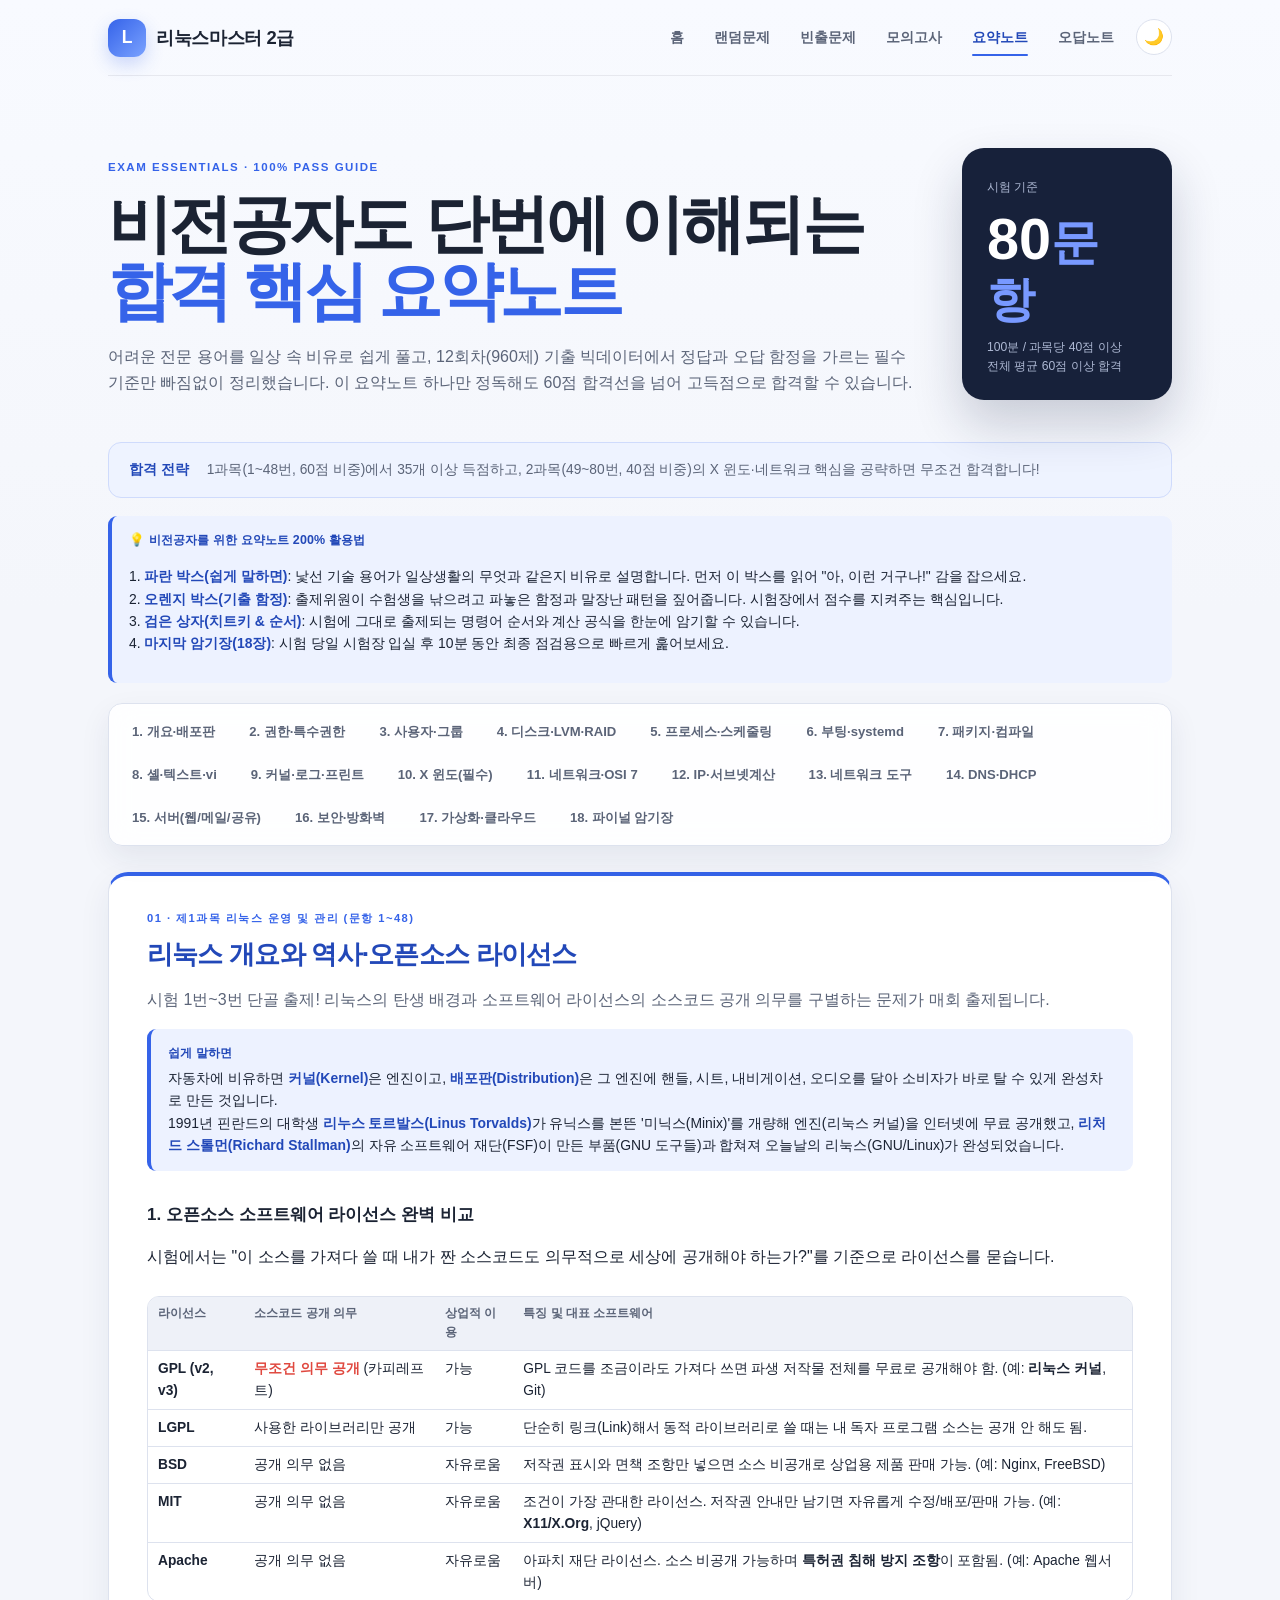
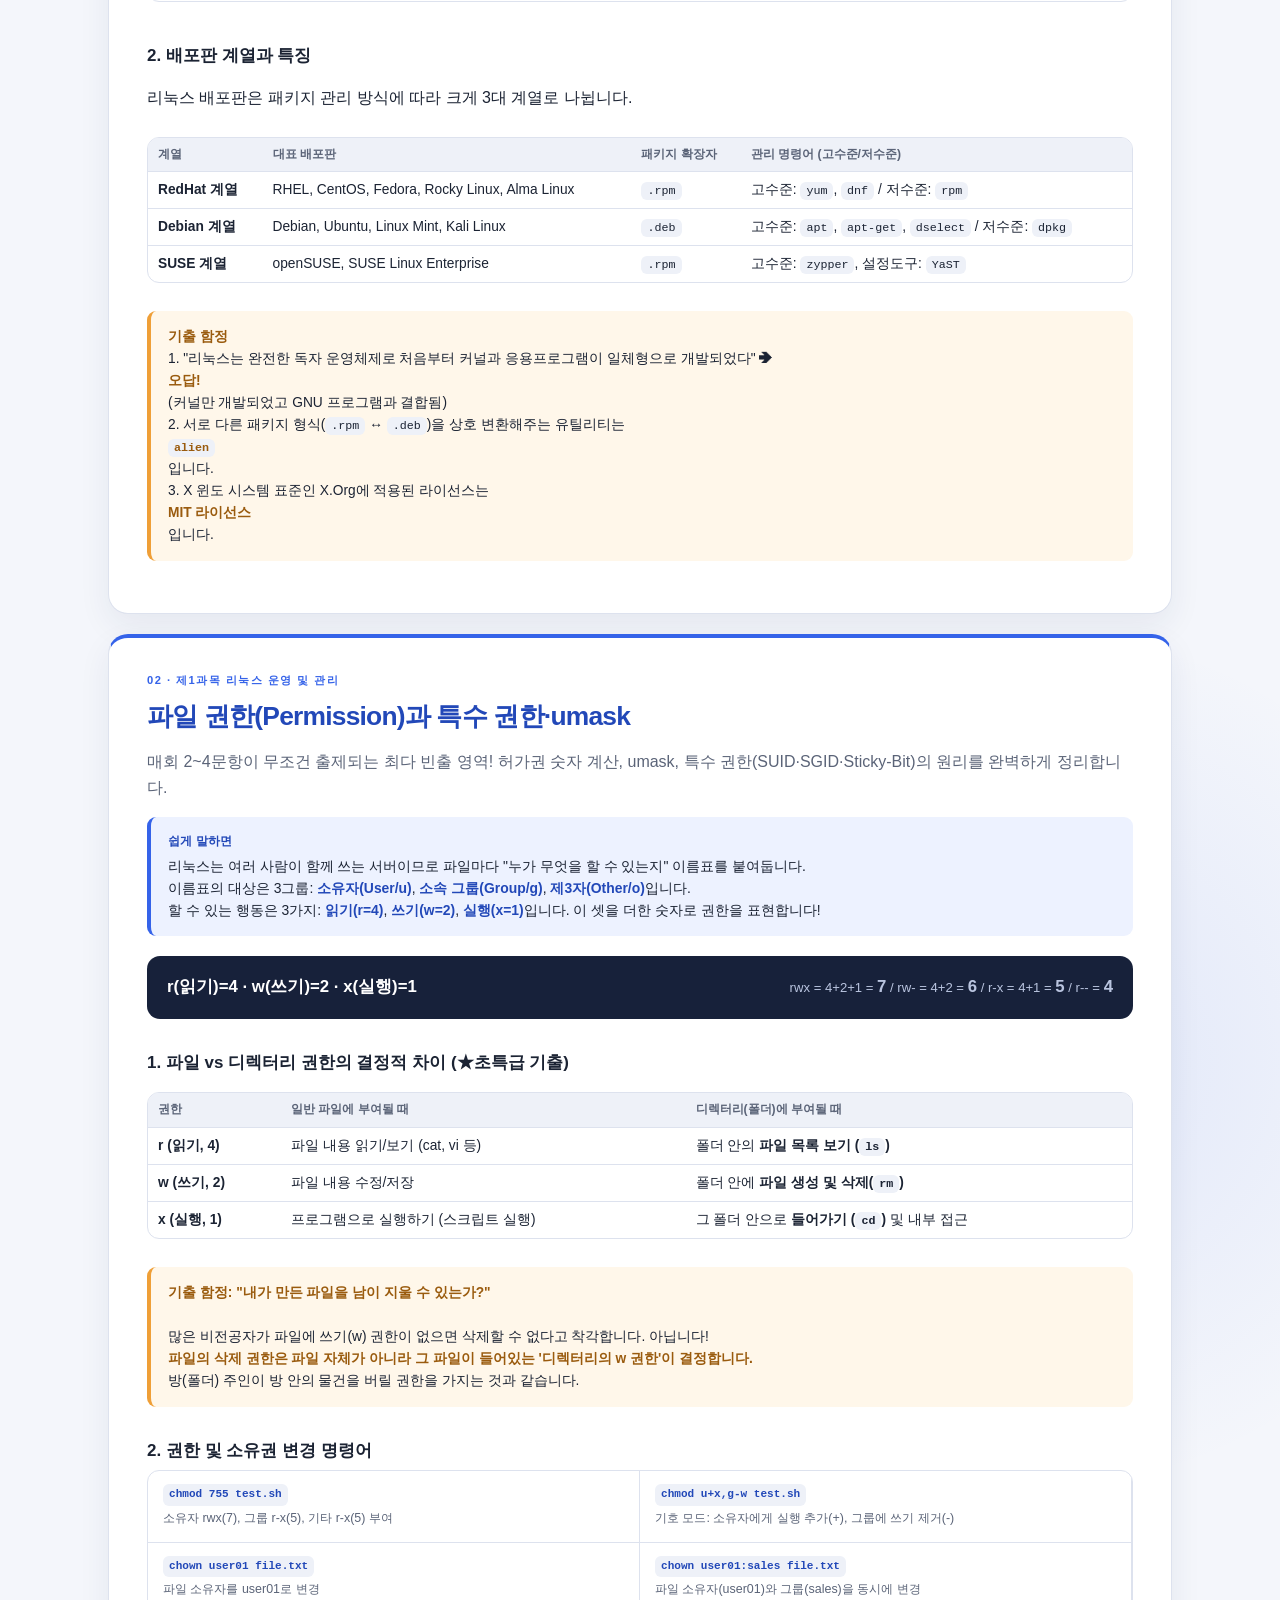
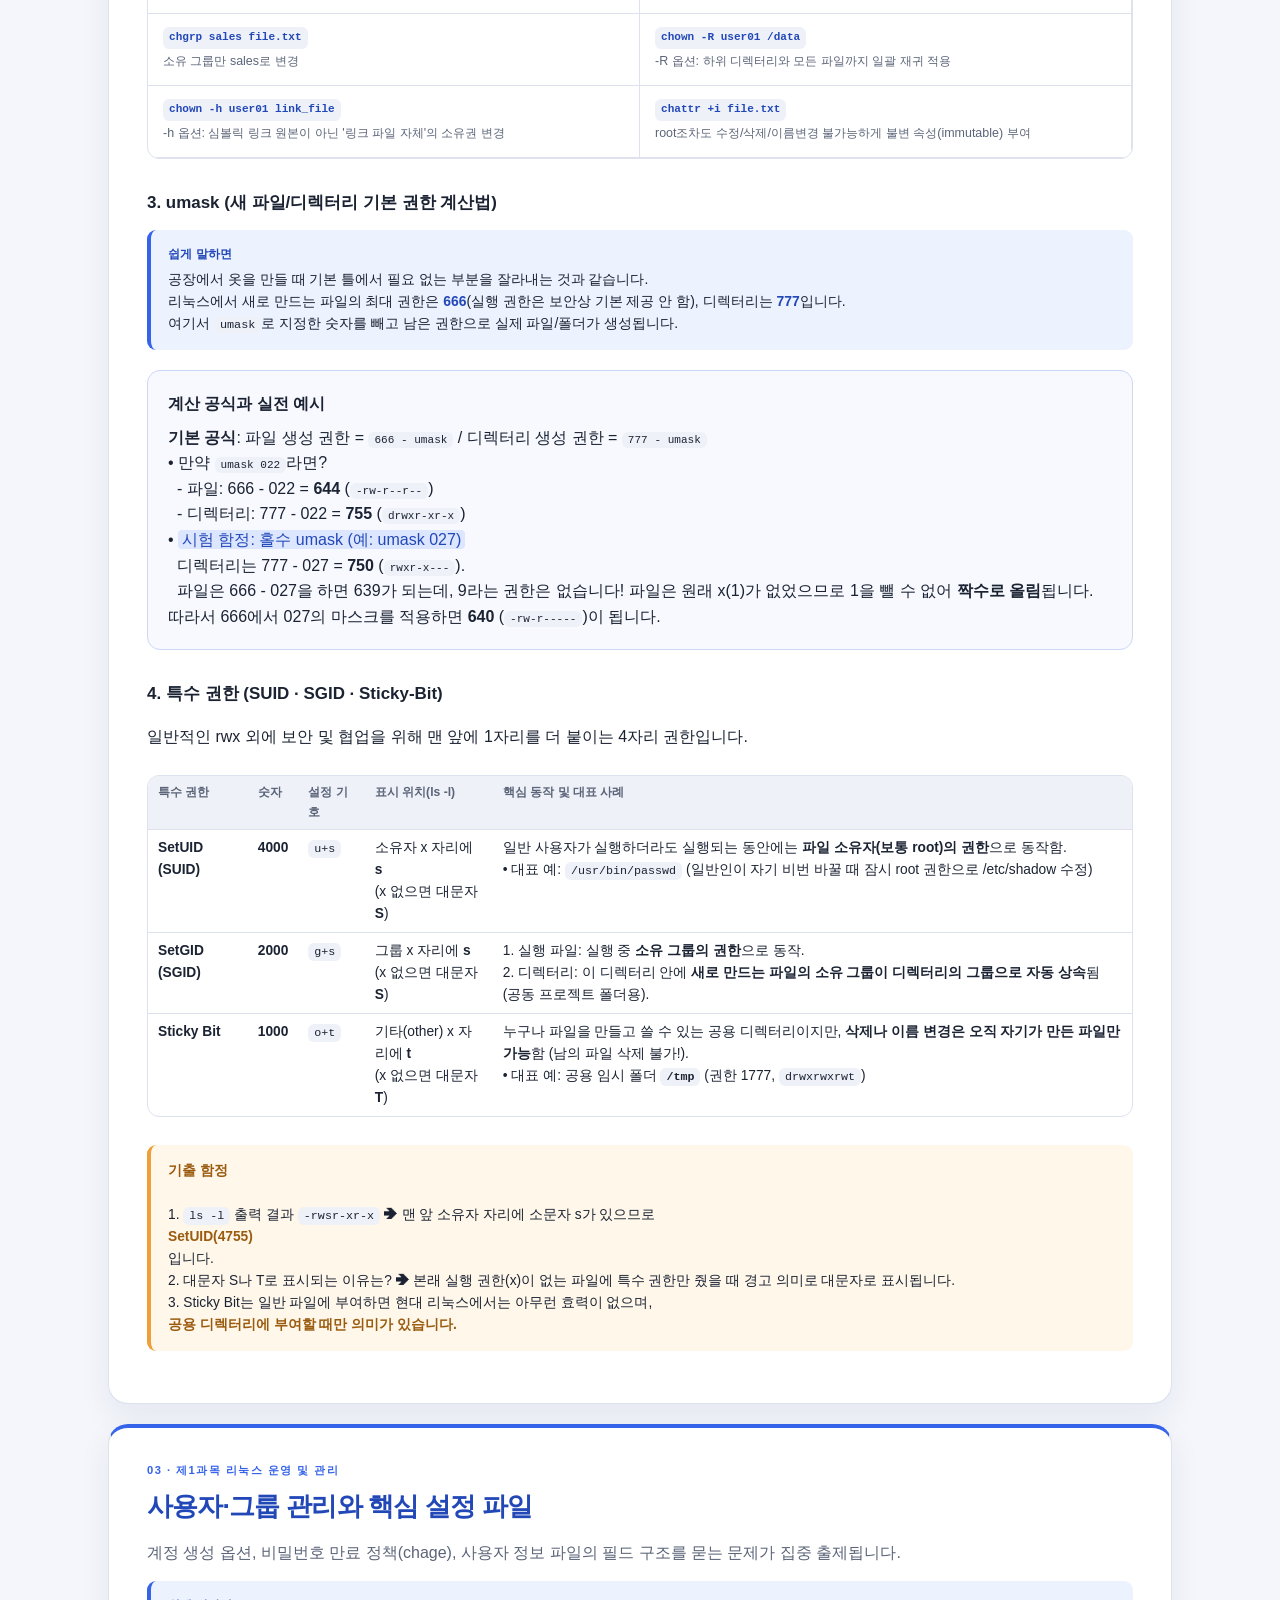
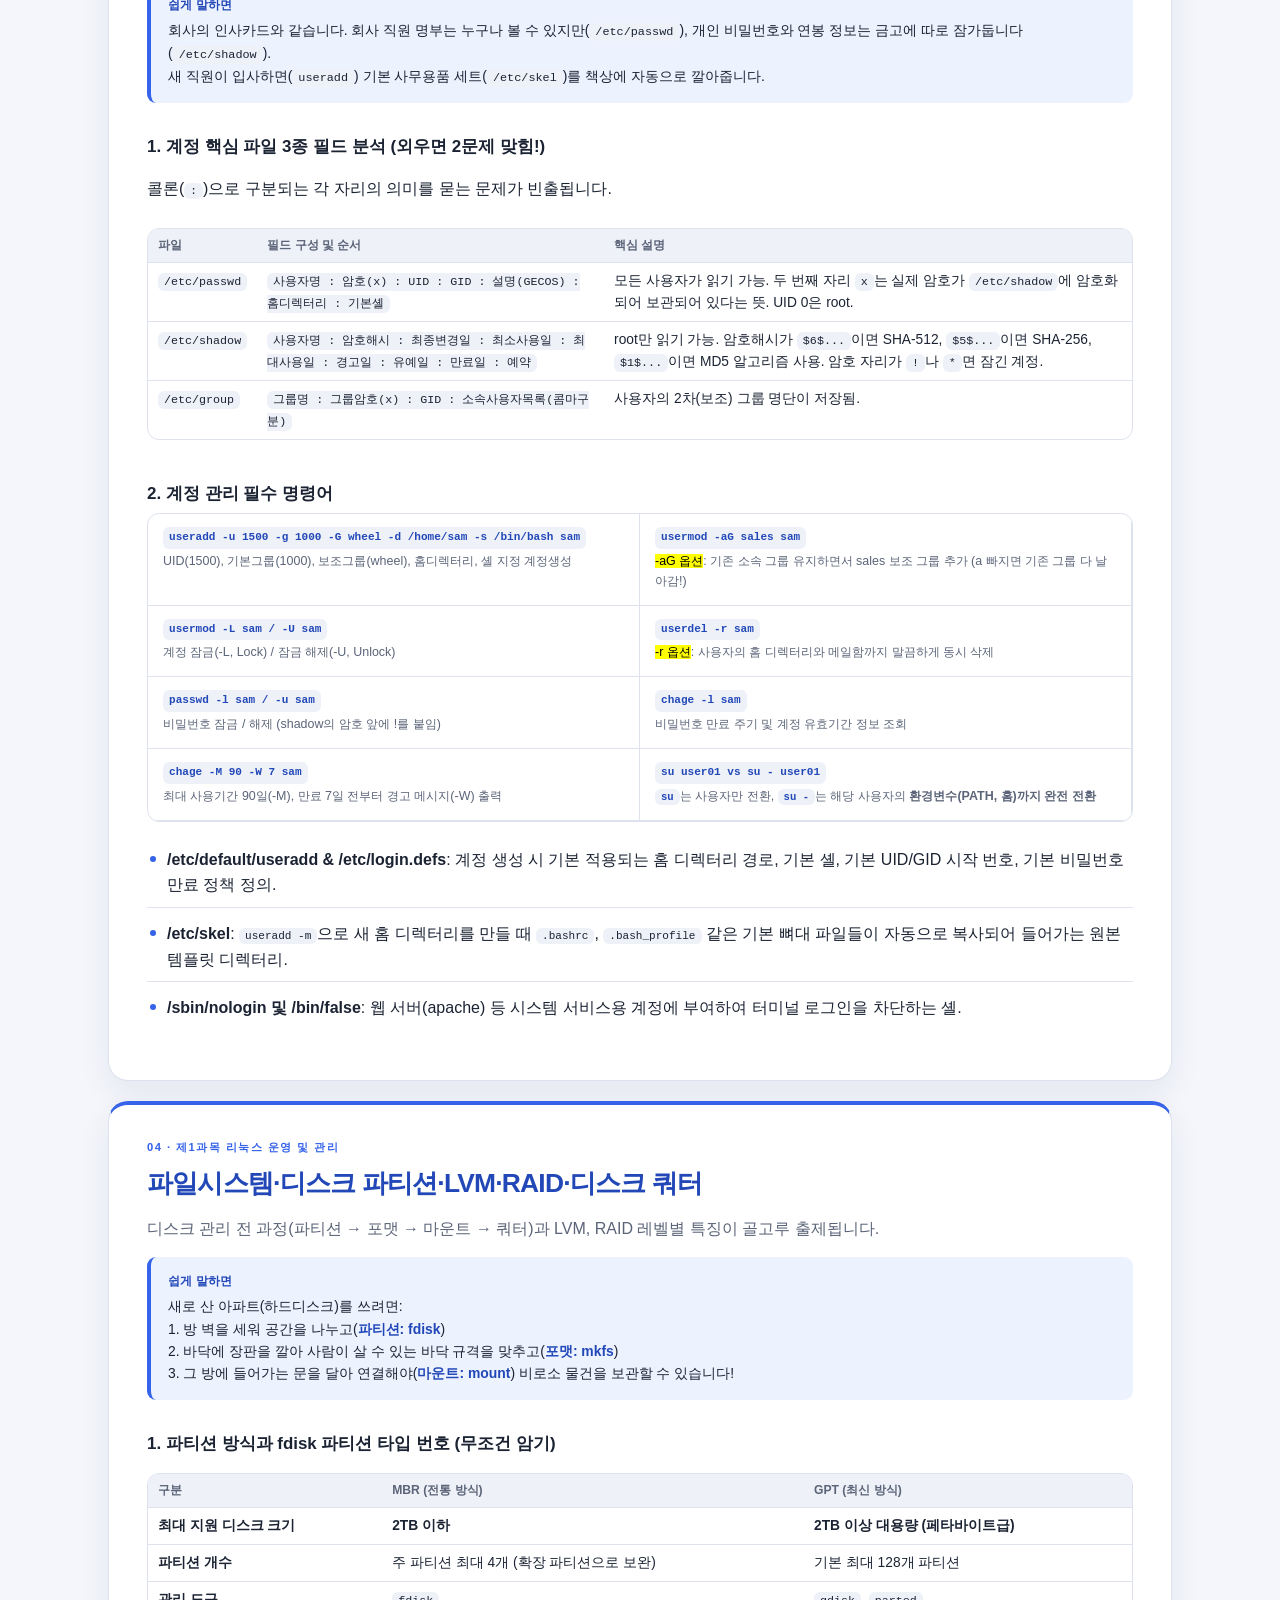
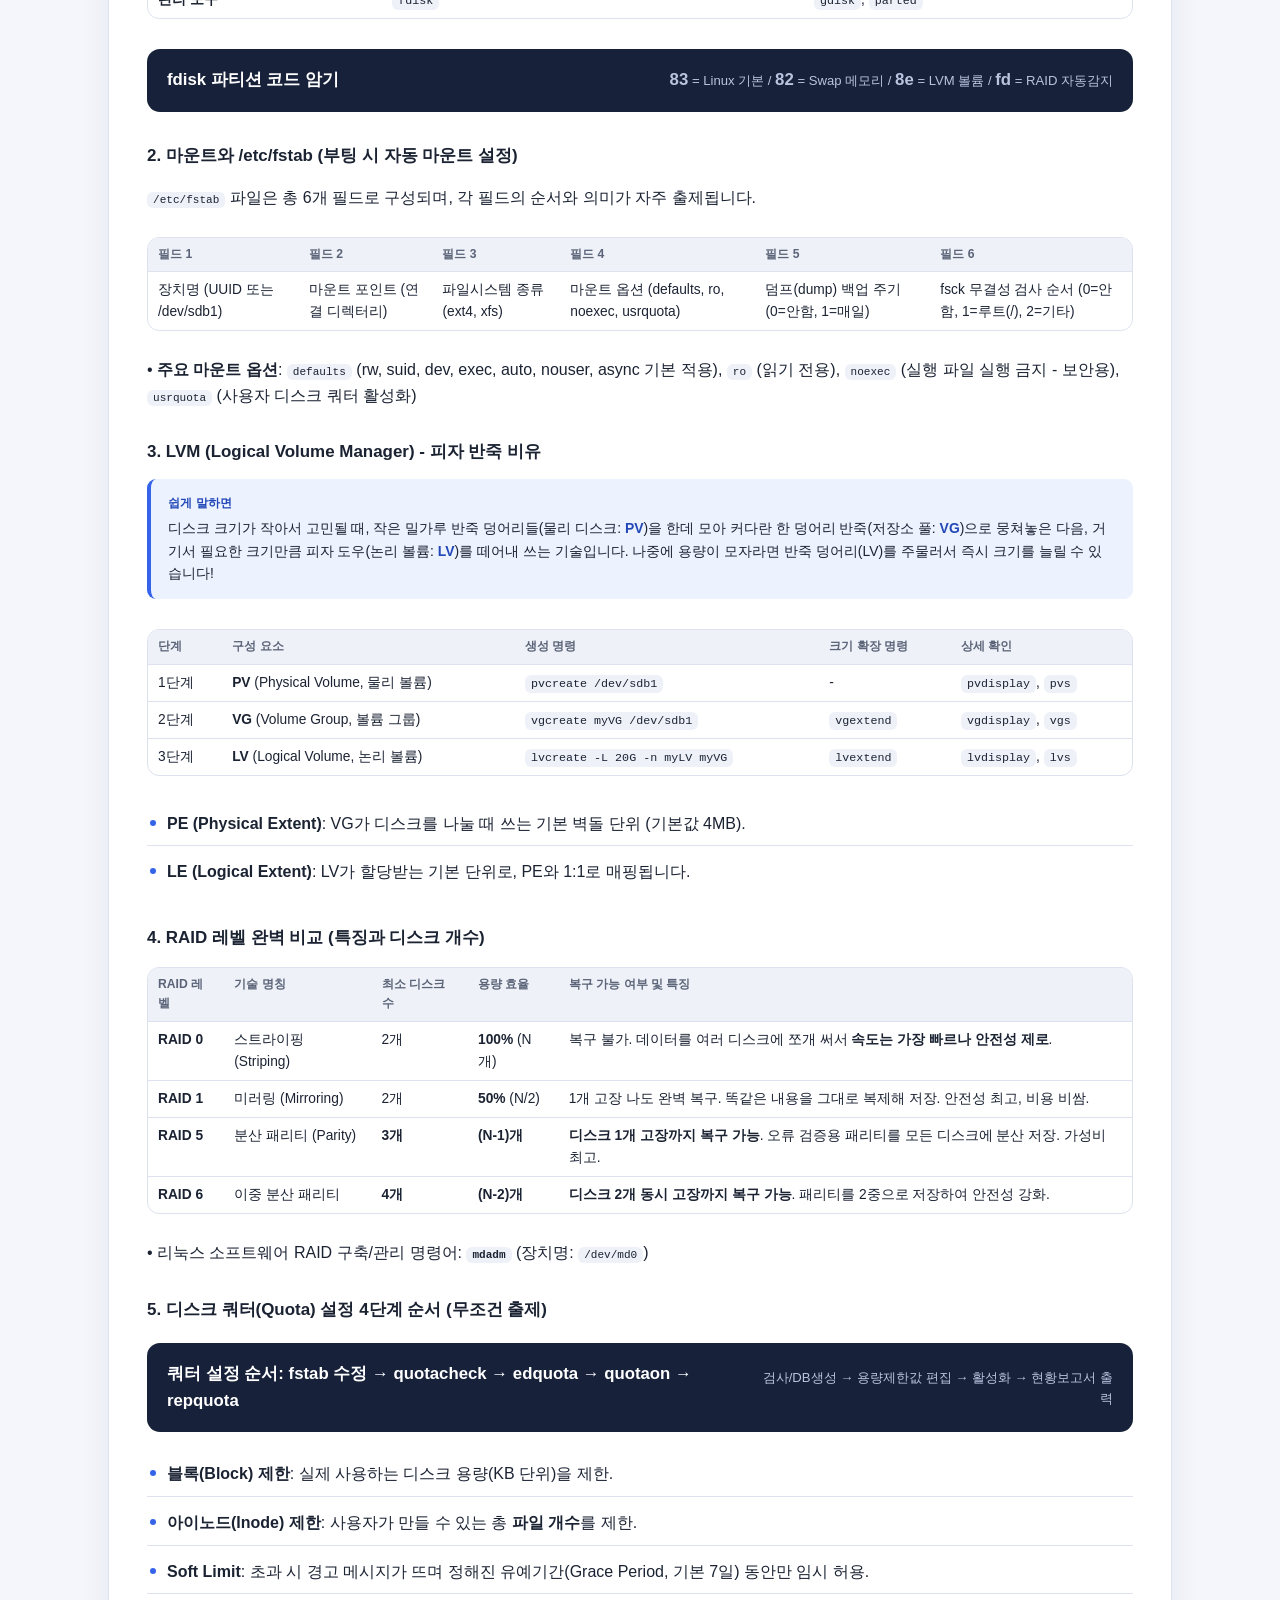
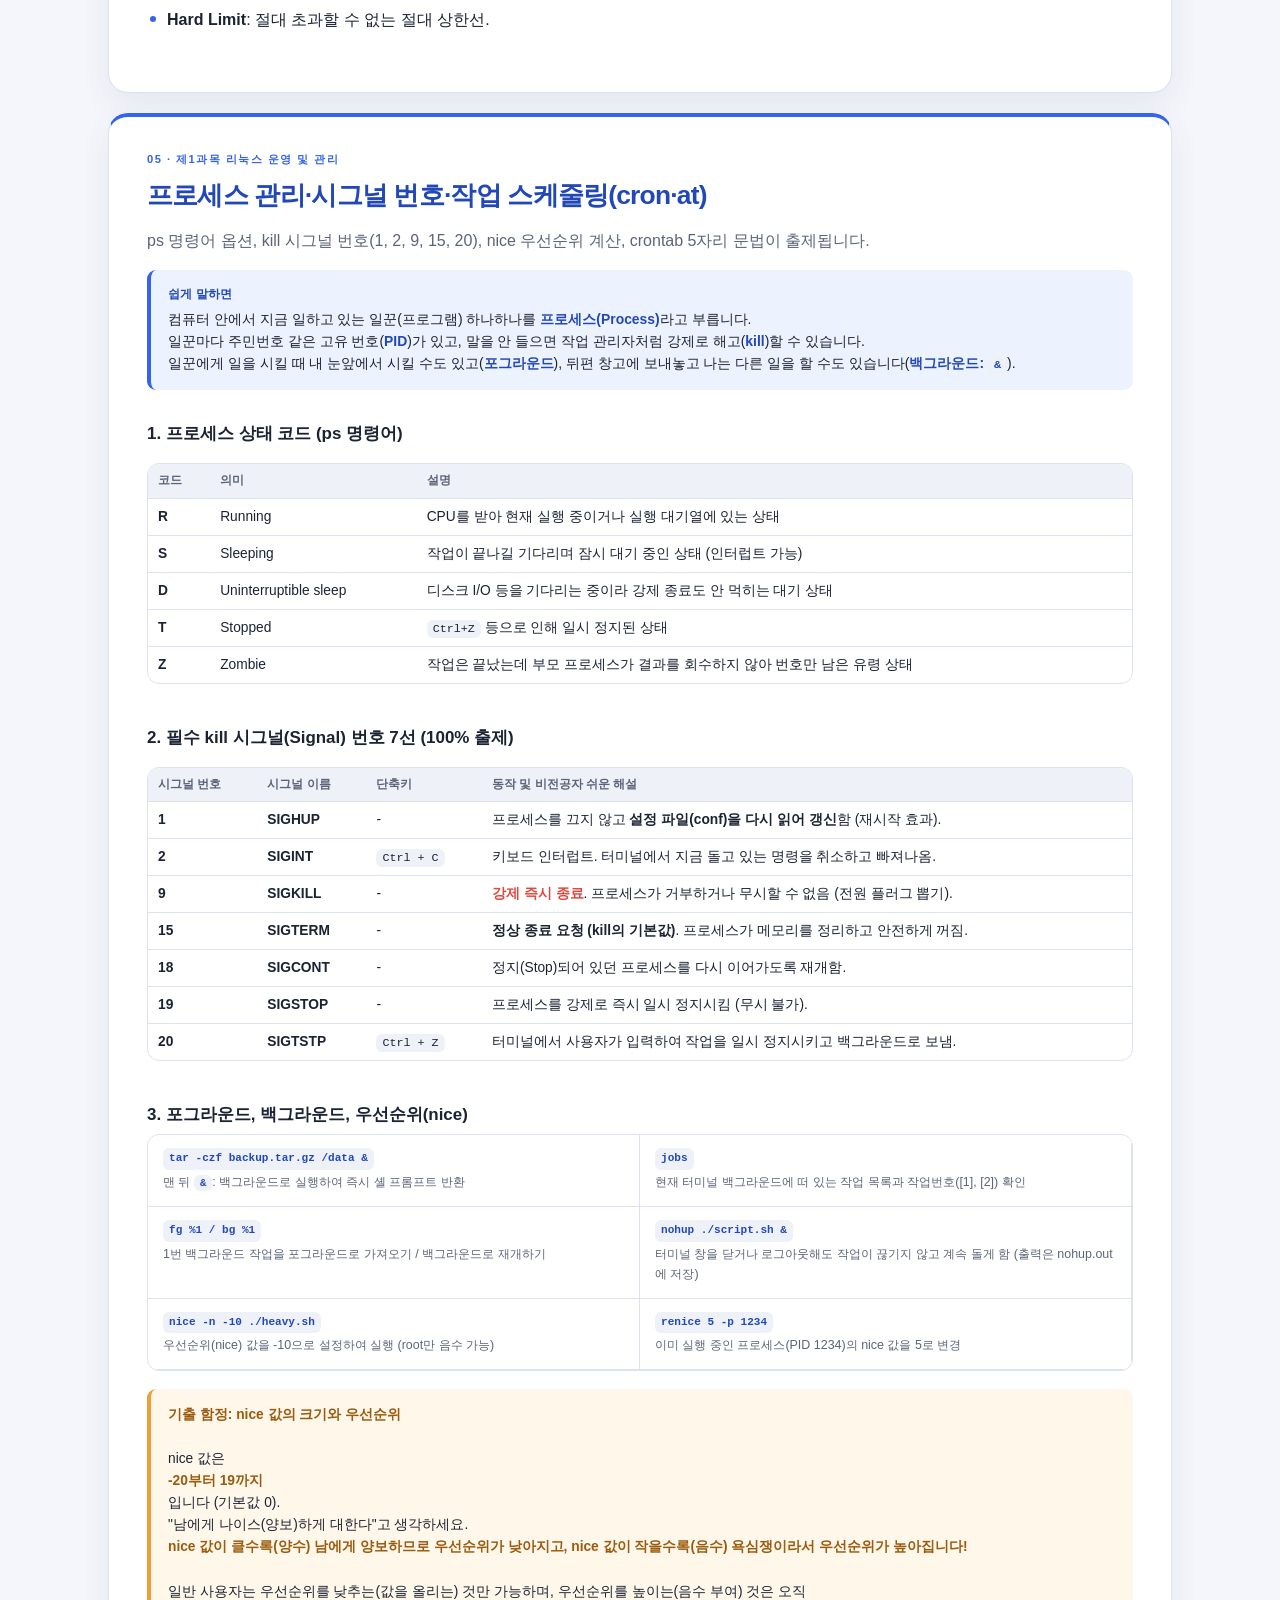
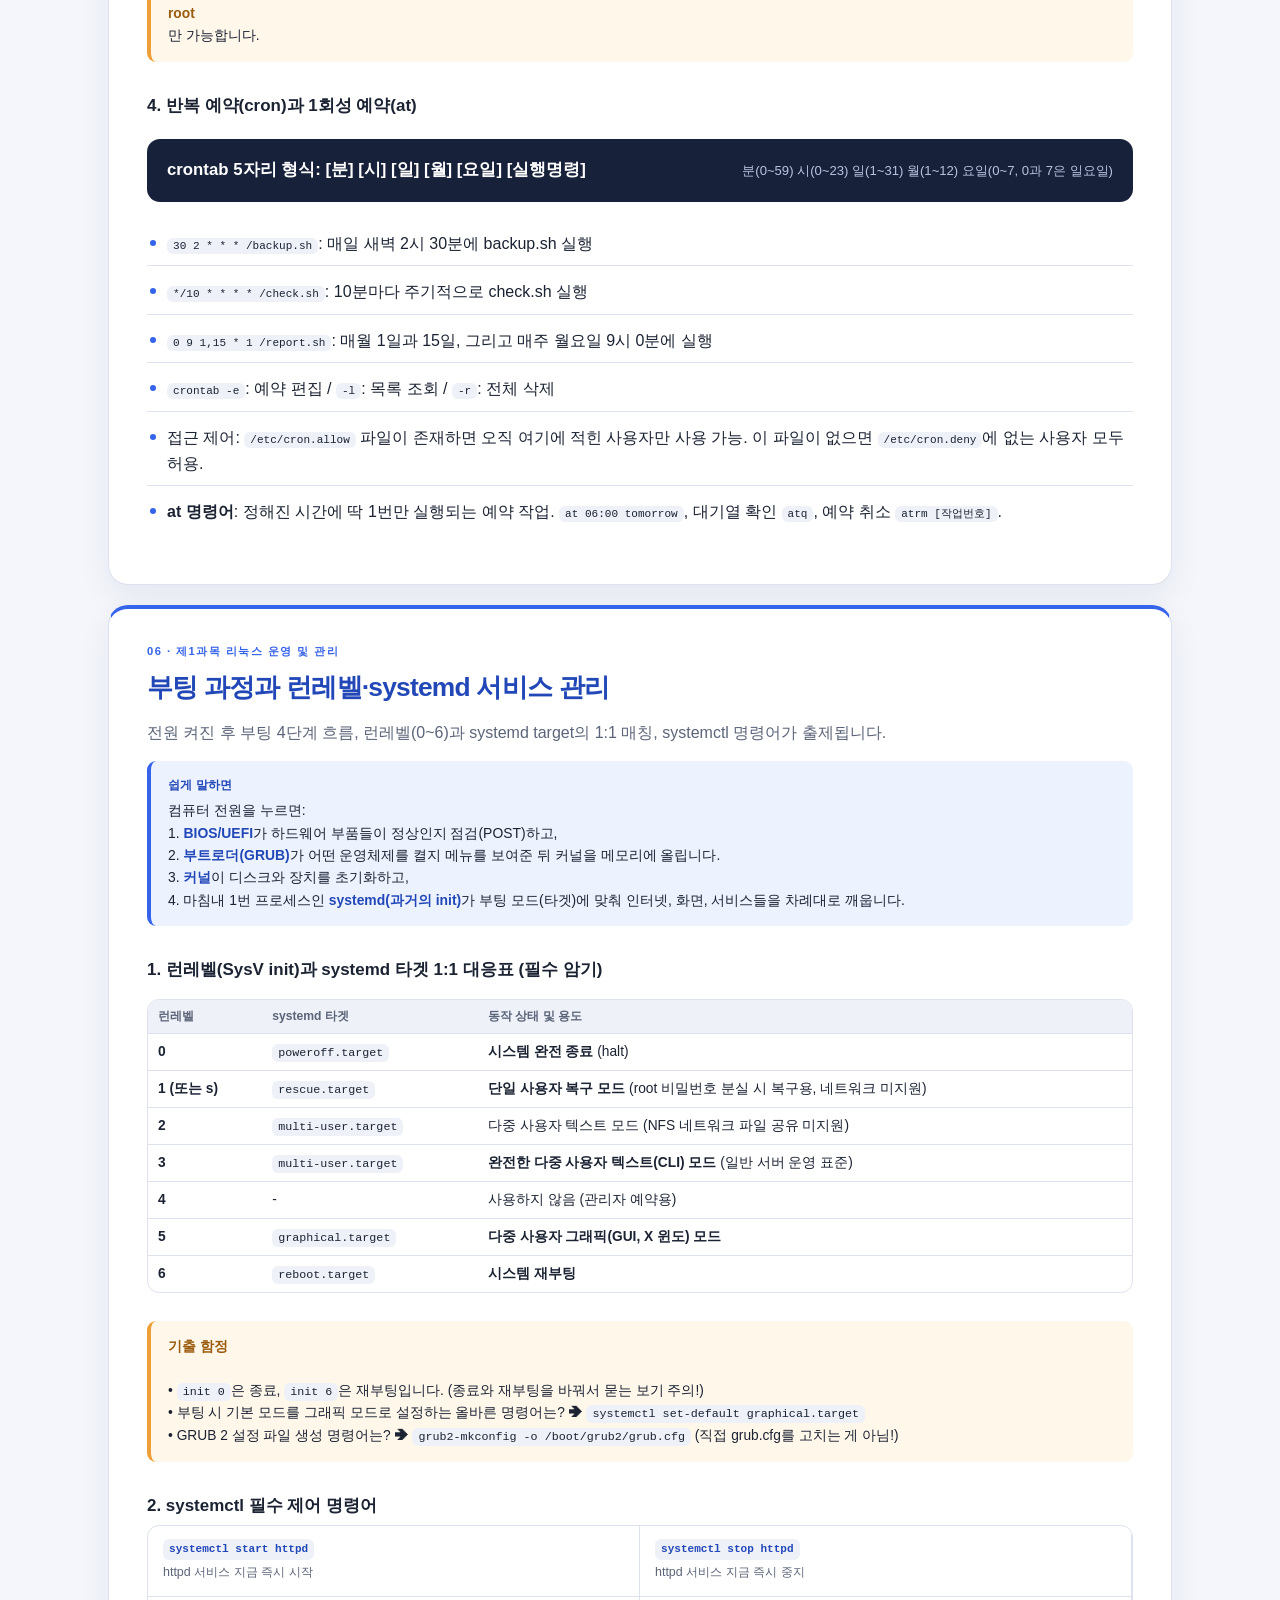
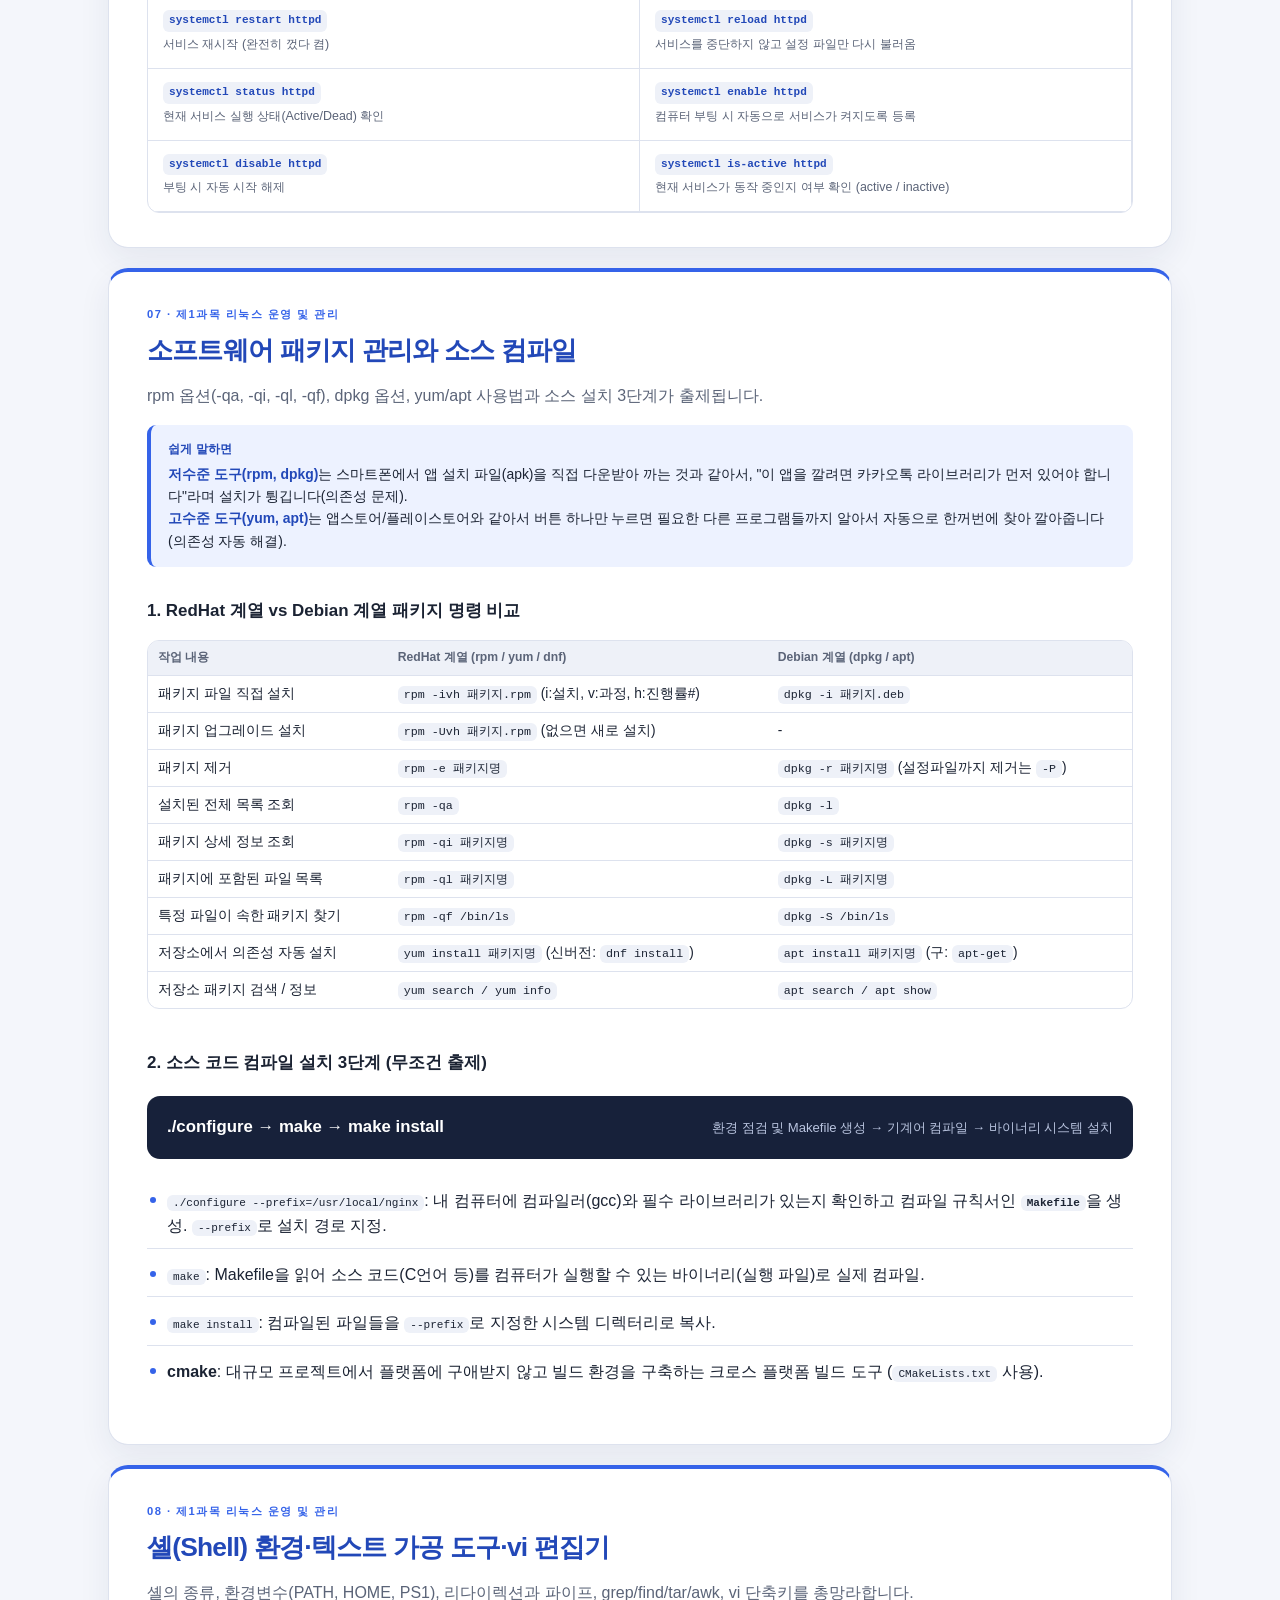
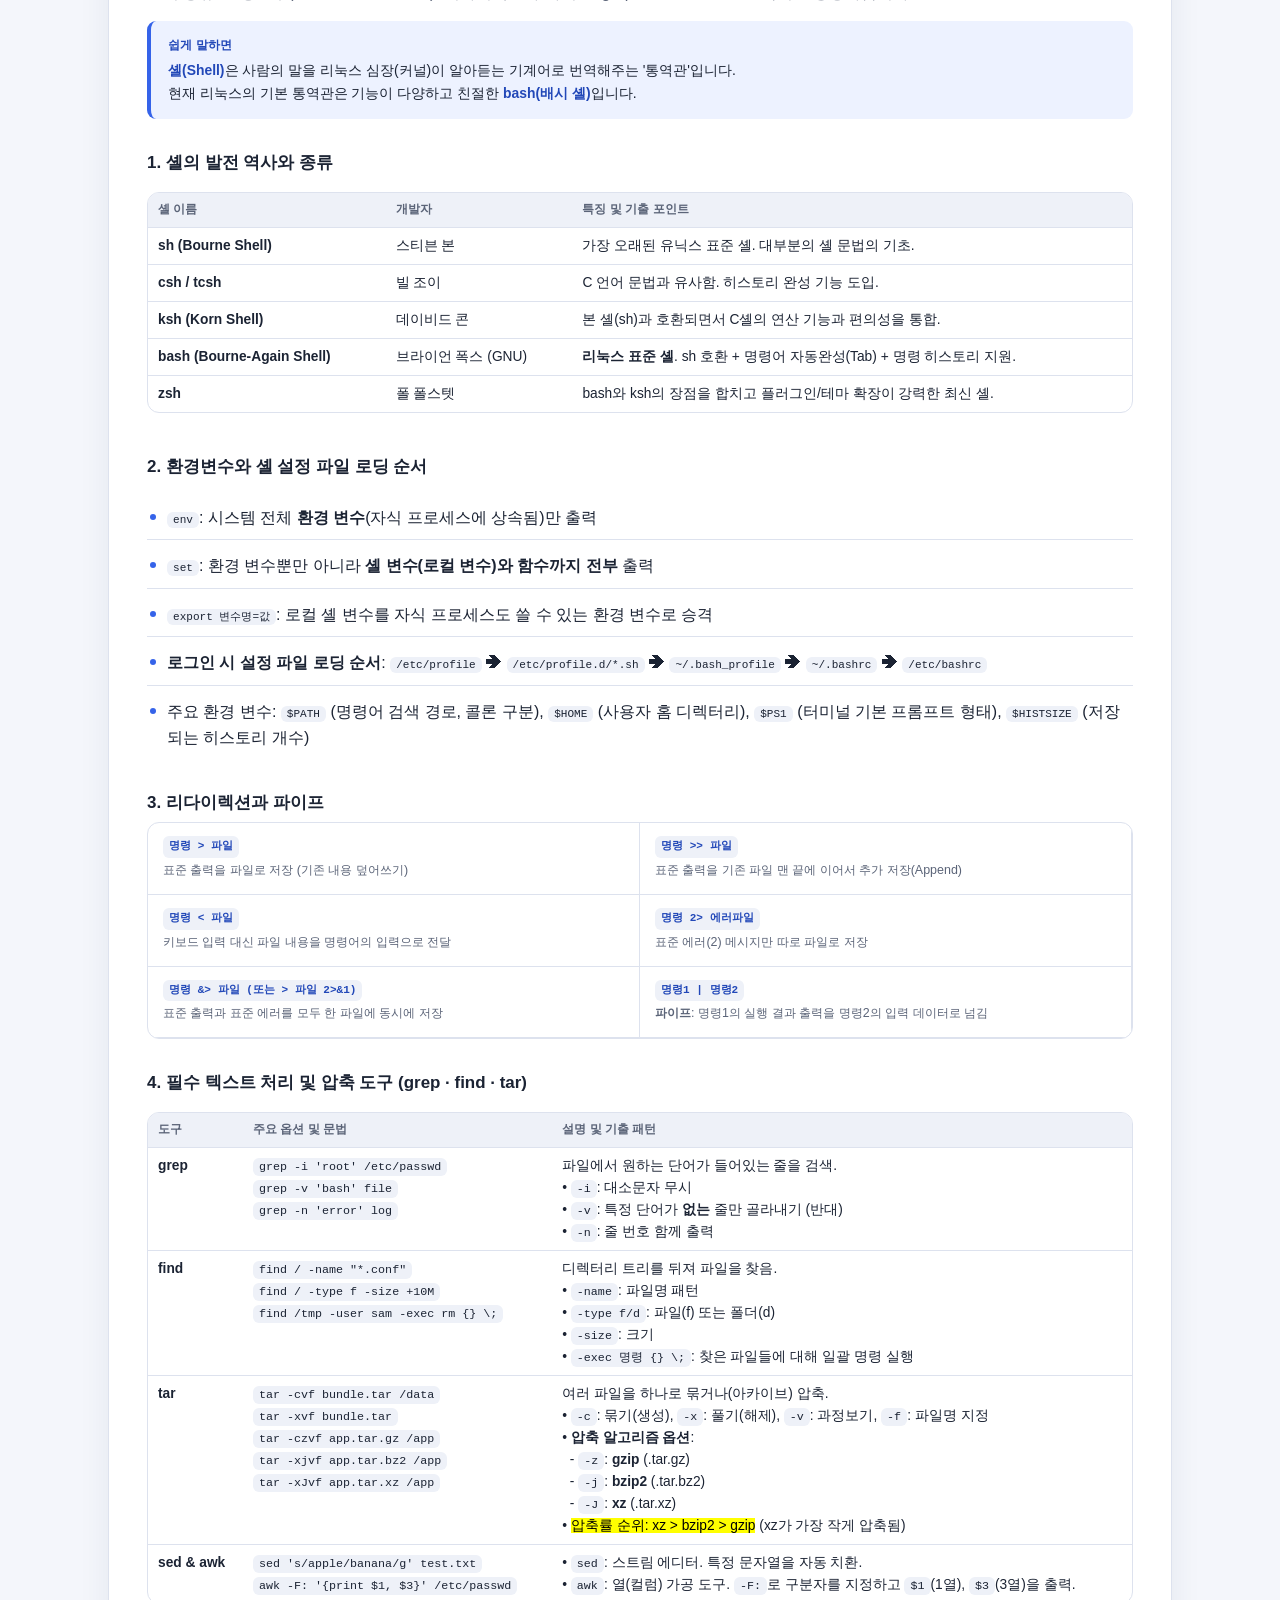
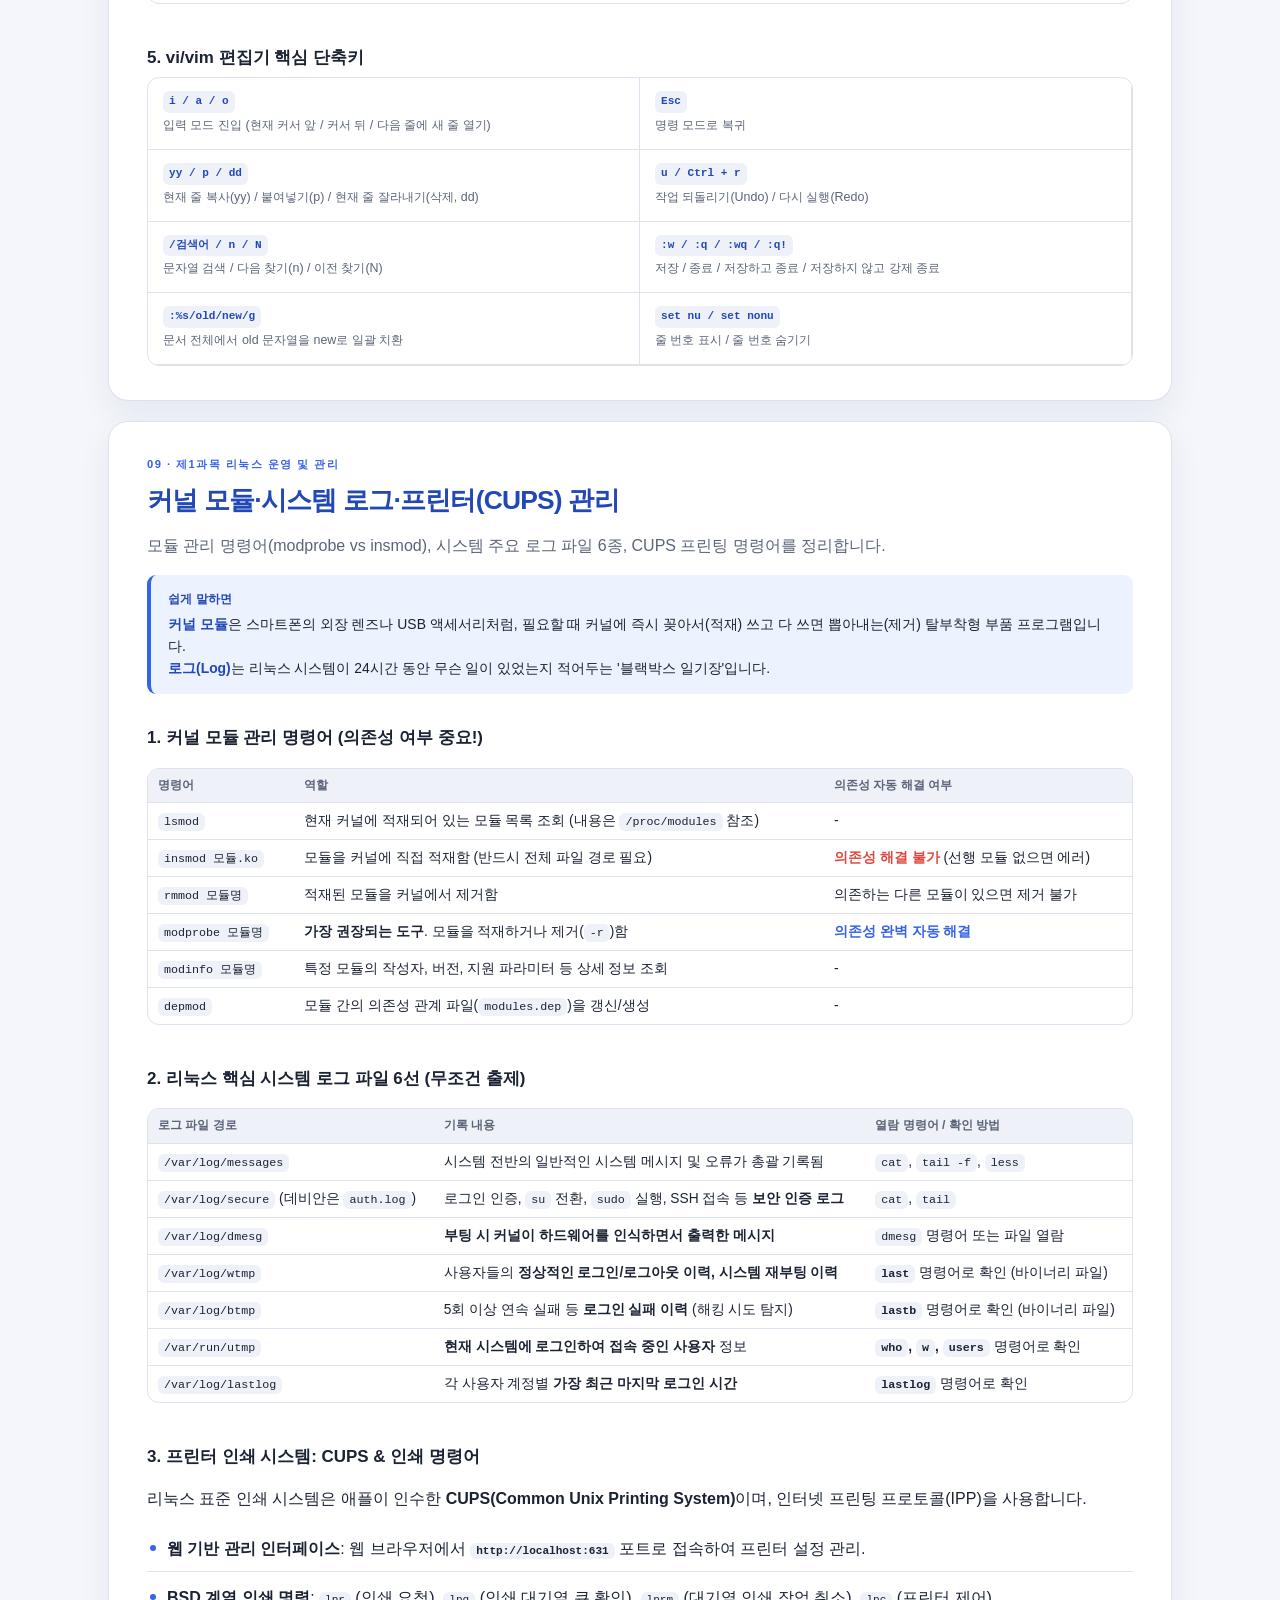
<file: summary.html>
<!doctype html>
<html lang="ko">
<head>
  <meta charset="UTF-8" />
  <meta name="viewport" content="width=device-width, initial-scale=1.0" />
  <meta name="description" content="리눅스마스터 2급 필기 합격 보장 핵심 요약노트 - 비전공자 맞춤 해설 & 기출 960제 완벽 반영" />
  <title>기출 핵심 요약노트 · 리눅스마스터 2급 합격 보장</title>
  <link rel="stylesheet" href="css/style.css?v=20260907-1" />
  <script>(function(){try{var t=localStorage.getItem("theme");if(t==="light"||t==="dark")document.documentElement.setAttribute("data-theme",t);}catch(e){}})();</script>
</head>
<body>
  <div class="wrap summary-wrap">
    <header class="site-header">
      <a class="brand" href="index.html"><span class="logo">L</span><span>리눅스마스터 2급</span></a>
      <div class="header-actions">
        <nav class="top-nav" aria-label="주요 메뉴">
          <a href="index.html">홈</a>
          <a href="quiz.html?mode=random">랜덤문제</a>
          <a href="quiz.html?mode=frequent">빈출문제</a>
          <a href="quiz.html?mode=round">모의고사</a>
          <a href="summary.html" class="active">요약노트</a>
          <a href="quiz.html?mode=wrong">오답노트</a>
        </nav>
        <button id="themeToggle" class="theme-toggle" type="button" aria-label="테마 전환">🌙</button>
      </div>
    </header>

    <main>
      <section class="summary-hero">
        <div>
          <span class="eyebrow">EXAM ESSENTIALS · 100% PASS GUIDE</span>
          <h1>비전공자도 단번에 이해되는<br /><em>합격 핵심 요약노트</em></h1>
          <p>어려운 전문 용어를 일상 속 비유로 쉽게 풀고, 12회차(960제) 기출 빅데이터에서 정답과 오답 함정을 가르는 필수 기준만 빠짐없이 정리했습니다. 이 요약노트 하나만 정독해도 60점 합격선을 넘어 고득점으로 합격할 수 있습니다.</p>
        </div>
        <div class="summary-score-card">
          <span>시험 기준</span>
          <strong>80<small>문항</small></strong>
          <p>100분 / 과목당 40점 이상<br />전체 평균 60점 이상 합격</p>
        </div>
      </section>

      <div class="summary-notice">
        <strong>합격 전략</strong>
        <span>1과목(1~48번, 60점 비중)에서 35개 이상 득점하고, 2과목(49~80번, 40점 비중)의 X 윈도·네트워크 핵심을 공략하면 무조건 합격합니다!</span>
      </div>

      <div class="plain-box">
        <b class="pb-label">💡 비전공자를 위한 요약노트 200% 활용법</b>
        <p>1. <b>파란 박스(쉽게 말하면)</b>: 낯선 기술 용어가 일상생활의 무엇과 같은지 비유로 설명합니다. 먼저 이 박스를 읽어 "아, 이런 거구나!" 감을 잡으세요.<br />
        2. <b>오렌지 박스(기출 함정)</b>: 출제위원이 수험생을 낚으려고 파놓은 함정과 말장난 패턴을 짚어줍니다. 시험장에서 점수를 지켜주는 핵심입니다.<br />
        3. <b>검은 상자(치트키 & 순서)</b>: 시험에 그대로 출제되는 명령어 순서와 계산 공식을 한눈에 암기할 수 있습니다.<br />
        4. <b>마지막 암기장(18장)</b>: 시험 당일 시험장 입실 후 10분 동안 최종 점검용으로 빠르게 훑어보세요.</p>
      </div>

      <!-- 상단 고정 목차 (TOC) -->
      <nav class="toc summary-toc" aria-label="요약노트 목차">
        <a href="#intro">1. 개요·배포판</a>
        <a href="#perm">2. 권한·특수권한</a>
        <a href="#user">3. 사용자·그룹</a>
        <a href="#disk">4. 디스크·LVM·RAID</a>
        <a href="#proc">5. 프로세스·스케줄링</a>
        <a href="#boot">6. 부팅·systemd</a>
        <a href="#pkg">7. 패키지·컴파일</a>
        <a href="#shell">8. 셸·텍스트·vi</a>
        <a href="#kernel">9. 커널·로그·프린트</a>
        <a href="#xwin">10. X 윈도(필수)</a>
        <a href="#netbase">11. 네트워크·OSI 7</a>
        <a href="#ipcalc">12. IP·서브넷계산</a>
        <a href="#netcmd">13. 네트워크 도구</a>
        <a href="#dnsdhcp">14. DNS·DHCP</a>
        <a href="#servers">15. 서버(웹/메일/공유)</a>
        <a href="#security">16. 보안·방화벽</a>
        <a href="#cloudvirt">17. 가상화·클라우드</a>
        <a href="#last">18. 파이널 암기장</a>
      </nav>

      <!-- ================================================================= -->
      <!-- 제1과목: 리눅스 운영 및 관리 (01 ~ 09) -->
      <!-- ================================================================= -->

      <!-- 01. 개요 및 배포판 -->
      <section class="summary-section high-yield" id="intro">
        <div class="section-kicker">01 · 제1과목 리눅스 운영 및 관리 (문항 1~48)</div>
        <h2>리눅스 개요와 역사·오픈소스 라이선스</h2>
        <p class="lead">시험 1번~3번 단골 출제! 리눅스의 탄생 배경과 소프트웨어 라이선스의 소스코드 공개 의무를 구별하는 문제가 매회 출제됩니다.</p>

        <div class="plain-box">
          <b class="pb-label">쉽게 말하면</b>
          자동차에 비유하면 <b>커널(Kernel)</b>은 엔진이고, <b>배포판(Distribution)</b>은 그 엔진에 핸들, 시트, 내비게이션, 오디오를 달아 소비자가 바로 탈 수 있게 완성차로 만든 것입니다.<br />
          1991년 핀란드의 대학생 <b>리누스 토르발스(Linus Torvalds)</b>가 유닉스를 본뜬 '미닉스(Minix)'를 개량해 엔진(리눅스 커널)을 인터넷에 무료 공개했고, <b>리처드 스톨먼(Richard Stallman)</b>의 자유 소프트웨어 재단(FSF)이 만든 부품(GNU 도구들)과 합쳐져 오늘날의 리눅스(GNU/Linux)가 완성되었습니다.
        </div>

        <h3>1. 오픈소스 소프트웨어 라이선스 완벽 비교</h3>
        <p>시험에서는 "이 소스를 가져다 쓸 때 내가 짠 소스코드도 의무적으로 세상에 공개해야 하는가?"를 기준으로 라이선스를 묻습니다.</p>
        <table>
          <thead>
            <tr><th>라이선스</th><th>소스코드 공개 의무</th><th>상업적 이용</th><th>특징 및 대표 소프트웨어</th></tr>
          </thead>
          <tbody>
            <tr><td><b>GPL (v2, v3)</b></td><td><strong style="color:var(--danger)">무조건 의무 공개</strong> (카피레프트)</td><td>가능</td><td>GPL 코드를 조금이라도 가져다 쓰면 파생 저작물 전체를 무료로 공개해야 함. (예: <b>리눅스 커널</b>, Git)</td></tr>
            <tr><td><b>LGPL</b></td><td>사용한 라이브러리만 공개</td><td>가능</td><td>단순히 링크(Link)해서 동적 라이브러리로 쓸 때는 내 독자 프로그램 소스는 공개 안 해도 됨.</td></tr>
            <tr><td><b>BSD</b></td><td>공개 의무 없음</td><td>자유로움</td><td>저작권 표시와 면책 조항만 넣으면 소스 비공개로 상업용 제품 판매 가능. (예: Nginx, FreeBSD)</td></tr>
            <tr><td><b>MIT</b></td><td>공개 의무 없음</td><td>자유로움</td><td>조건이 가장 관대한 라이선스. 저작권 안내만 남기면 자유롭게 수정/배포/판매 가능. (예: <b>X11/X.Org</b>, jQuery)</td></tr>
            <tr><td><b>Apache</b></td><td>공개 의무 없음</td><td>자유로움</td><td>아파치 재단 라이선스. 소스 비공개 가능하며 <b>특허권 침해 방지 조항</b>이 포함됨. (예: Apache 웹서버)</td></tr>
          </tbody>
        </table>

        <h3>2. 배포판 계열과 특징</h3>
        <p>리눅스 배포판은 패키지 관리 방식에 따라 크게 3대 계열로 나뉩니다.</p>
        <table>
          <thead>
            <tr><th>계열</th><th>대표 배포판</th><th>패키지 확장자</th><th>관리 명령어 (고수준/저수준)</th></tr>
          </thead>
          <tbody>
            <tr><td><b>RedHat 계열</b></td><td>RHEL, CentOS, Fedora, Rocky Linux, Alma Linux</td><td><code>.rpm</code></td><td>고수준: <code>yum</code>, <code>dnf</code> / 저수준: <code>rpm</code></td></tr>
            <tr><td><b>Debian 계열</b></td><td>Debian, Ubuntu, Linux Mint, Kali Linux</td><td><code>.deb</code></td><td>고수준: <code>apt</code>, <code>apt-get</code>, <code>dselect</code> / 저수준: <code>dpkg</code></td></tr>
            <tr><td><b>SUSE 계열</b></td><td>openSUSE, SUSE Linux Enterprise</td><td><code>.rpm</code></td><td>고수준: <code>zypper</code>, 설정도구: <code>YaST</code></td></tr>
          </tbody>
        </table>

        <div class="exam-trap">
          <b>기출 함정</b>
          1. "리눅스는 완전한 독자 운영체제로 처음부터 커널과 응용프로그램이 일체형으로 개발되었다" ➔ <b>오답!</b> (커널만 개발되었고 GNU 프로그램과 결합됨)<br />
          2. 서로 다른 패키지 형식(<code>.rpm</code> ↔ <code>.deb</code>)을 상호 변환해주는 유틸리티는 <b><code>alien</code></b>입니다.<br />
          3. X 윈도 시스템 표준인 X.Org에 적용된 라이선스는 <b>MIT 라이선스</b>입니다.
        </div>
      </section>

      <!-- 02. 권한 및 특수권한 -->
      <section class="summary-section high-yield" id="perm">
        <div class="section-kicker">02 · 제1과목 리눅스 운영 및 관리</div>
        <h2>파일 권한(Permission)과 특수 권한·umask</h2>
        <p class="lead">매회 2~4문항이 무조건 출제되는 최다 빈출 영역! 허가권 숫자 계산, umask, 특수 권한(SUID·SGID·Sticky-Bit)의 원리를 완벽하게 정리합니다.</p>

        <div class="plain-box">
          <b class="pb-label">쉽게 말하면</b>
          리눅스는 여러 사람이 함께 쓰는 서버이므로 파일마다 "누가 무엇을 할 수 있는지" 이름표를 붙여둡니다.<br />
          이름표의 대상은 3그룹: <b>소유자(User/u)</b>, <b>소속 그룹(Group/g)</b>, <b>제3자(Other/o)</b>입니다.<br />
          할 수 있는 행동은 3가지: <b>읽기(r=4)</b>, <b>쓰기(w=2)</b>, <b>실행(x=1)</b>입니다. 이 셋을 더한 숫자로 권한을 표현합니다!
        </div>

        <div class="memory-box">
          <b>r(읽기)=4 · w(쓰기)=2 · x(실행)=1</b>
          <span>rwx = 4+2+1 = <b>7</b> / rw- = 4+2 = <b>6</b> / r-x = 4+1 = <b>5</b> / r-- = <b>4</b></span>
        </div>

        <h3>1. 파일 vs 디렉터리 권한의 결정적 차이 (★초특급 기출)</h3>
        <table>
          <thead>
            <tr><th>권한</th><th>일반 파일에 부여될 때</th><th>디렉터리(폴더)에 부여될 때</th></tr>
          </thead>
          <tbody>
            <tr><td><b>r (읽기, 4)</b></td><td>파일 내용 읽기/보기 (cat, vi 등)</td><td>폴더 안의 <b>파일 목록 보기 (<code>ls</code>)</b></td></tr>
            <tr><td><b>w (쓰기, 2)</b></td><td>파일 내용 수정/저장</td><td>폴더 안에 <b>파일 생성 및 삭제(<code>rm</code>)</b></td></tr>
            <tr><td><b>x (실행, 1)</b></td><td>프로그램으로 실행하기 (스크립트 실행)</td><td>그 폴더 안으로 <b>들어가기 (<code>cd</code>)</b> 및 내부 접근</td></tr>
          </tbody>
        </table>

        <div class="exam-trap">
          <b>기출 함정: "내가 만든 파일을 남이 지울 수 있는가?"</b><br />
          많은 비전공자가 파일에 쓰기(w) 권한이 없으면 삭제할 수 없다고 착각합니다. 아닙니다!<br />
          <b>파일의 삭제 권한은 파일 자체가 아니라 그 파일이 들어있는 '디렉터리의 w 권한'이 결정합니다.</b> 방(폴더) 주인이 방 안의 물건을 버릴 권한을 가지는 것과 같습니다.
        </div>

        <h3>2. 권한 및 소유권 변경 명령어</h3>
        <div class="command-list">
          <div><code>chmod 755 test.sh</code><span>소유자 rwx(7), 그룹 r-x(5), 기타 r-x(5) 부여</span></div>
          <div><code>chmod u+x,g-w test.sh</code><span>기호 모드: 소유자에게 실행 추가(+), 그룹에 쓰기 제거(-)</span></div>
          <div><code>chown user01 file.txt</code><span>파일 소유자를 user01로 변경</span></div>
          <div><code>chown user01:sales file.txt</code><span>파일 소유자(user01)와 그룹(sales)을 동시에 변경</span></div>
          <div><code>chgrp sales file.txt</code><span>소유 그룹만 sales로 변경</span></div>
          <div><code>chown -R user01 /data</code><span>-R 옵션: 하위 디렉터리와 모든 파일까지 일괄 재귀 적용</span></div>
          <div><code>chown -h user01 link_file</code><span>-h 옵션: 심볼릭 링크 원본이 아닌 '링크 파일 자체'의 소유권 변경</span></div>
          <div><code>chattr +i file.txt</code><span>root조차도 수정/삭제/이름변경 불가능하게 불변 속성(immutable) 부여</span></div>
        </div>

        <h3>3. umask (새 파일/디렉터리 기본 권한 계산법)</h3>
        <div class="plain-box">
          <b class="pb-label">쉽게 말하면</b>
          공장에서 옷을 만들 때 기본 틀에서 필요 없는 부분을 잘라내는 것과 같습니다.<br />
          리눅스에서 새로 만드는 파일의 최대 권한은 <b>666</b>(실행 권한은 보안상 기본 제공 안 함), 디렉터리는 <b>777</b>입니다.<br />
          여기서 <code>umask</code>로 지정한 숫자를 빼고 남은 권한으로 실제 파일/폴더가 생성됩니다.
        </div>

        <div class="worked-example">
          <b>계산 공식과 실전 예시</b>
          <p><b>기본 공식</b>: 파일 생성 권한 = <code>666 - umask</code> / 디렉터리 생성 권한 = <code>777 - umask</code><br />
          • 만약 <code>umask 022</code>라면?<br />
          &nbsp;&nbsp;- 파일: 666 - 022 = <b>644</b> (<code>-rw-r--r--</code>)<br />
          &nbsp;&nbsp;- 디렉터리: 777 - 022 = <b>755</b> (<code>drwxr-xr-x</code>)<br />
          • <mark>시험 함정: 홀수 umask (예: umask 027)</mark><br />
          &nbsp;&nbsp;디렉터리는 777 - 027 = <b>750</b> (<code>rwxr-x---</code>).<br />
          &nbsp;&nbsp;파일은 666 - 027을 하면 639가 되는데, 9라는 권한은 없습니다! 파일은 원래 x(1)가 없었으므로 1을 뺄 수 없어 <b>짝수로 올림</b>됩니다. 따라서 666에서 027의 마스크를 적용하면 <b>640</b> (<code>-rw-r-----</code>)이 됩니다.
          </p>
        </div>

        <h3>4. 특수 권한 (SUID · SGID · Sticky-Bit)</h3>
        <p>일반적인 rwx 외에 보안 및 협업을 위해 맨 앞에 1자리를 더 붙이는 4자리 권한입니다.</p>
        <table>
          <thead>
            <tr><th>특수 권한</th><th>숫자</th><th>설정 기호</th><th>표시 위치(ls -l)</th><th>핵심 동작 및 대표 사례</th></tr>
          </thead>
          <tbody>
            <tr>
              <td><b>SetUID (SUID)</b></td>
              <td><b>4000</b></td>
              <td><code>u+s</code></td>
              <td>소유자 x 자리에 <b>s</b><br />(x 없으면 대문자 <b>S</b>)</td>
              <td>일반 사용자가 실행하더라도 실행되는 동안에는 <b>파일 소유자(보통 root)의 권한</b>으로 동작함.<br />• 대표 예: <code>/usr/bin/passwd</code> (일반인이 자기 비번 바꿀 때 잠시 root 권한으로 /etc/shadow 수정)</td>
            </tr>
            <tr>
              <td><b>SetGID (SGID)</b></td>
              <td><b>2000</b></td>
              <td><code>g+s</code></td>
              <td>그룹 x 자리에 <b>s</b><br />(x 없으면 대문자 <b>S</b>)</td>
              <td>1. 실행 파일: 실행 중 <b>소유 그룹의 권한</b>으로 동작.<br />2. 디렉터리: 이 디렉터리 안에 <b>새로 만드는 파일의 소유 그룹이 디렉터리의 그룹으로 자동 상속</b>됨 (공동 프로젝트 폴더용).</td>
            </tr>
            <tr>
              <td><b>Sticky Bit</b></td>
              <td><b>1000</b></td>
              <td><code>o+t</code></td>
              <td>기타(other) x 자리에 <b>t</b><br />(x 없으면 대문자 <b>T</b>)</td>
              <td>누구나 파일을 만들고 쓸 수 있는 공용 디렉터리이지만, <b>삭제나 이름 변경은 오직 자기가 만든 파일만 가능</b>함 (남의 파일 삭제 불가!).<br />• 대표 예: 공용 임시 폴더 <b><code>/tmp</code></b> (권한 1777, <code>drwxrwxrwt</code>)</td>
            </tr>
          </tbody>
        </table>

        <div class="exam-trap">
          <b>기출 함정</b><br />
          1. <code>ls -l</code> 출력 결과 <code>-rwsr-xr-x</code> ➔ 맨 앞 소유자 자리에 소문자 s가 있으므로 <b>SetUID(4755)</b>입니다.<br />
          2. 대문자 S나 T로 표시되는 이유는? ➔ 본래 실행 권한(x)이 없는 파일에 특수 권한만 줬을 때 경고 의미로 대문자로 표시됩니다.<br />
          3. Sticky Bit는 일반 파일에 부여하면 현대 리눅스에서는 아무런 효력이 없으며, <b>공용 디렉터리에 부여할 때만 의미가 있습니다.</b>
        </div>
      </section>

      <!-- 03. 사용자 및 그룹 관리 -->
      <section class="summary-section high-yield" id="user">
        <div class="section-kicker">03 · 제1과목 리눅스 운영 및 관리</div>
        <h2>사용자·그룹 관리와 핵심 설정 파일</h2>
        <p class="lead">계정 생성 옵션, 비밀번호 만료 정책(chage), 사용자 정보 파일의 필드 구조를 묻는 문제가 집중 출제됩니다.</p>

        <div class="plain-box">
          <b class="pb-label">쉽게 말하면</b>
          회사의 인사카드와 같습니다. 회사 직원 명부는 누구나 볼 수 있지만(<code>/etc/passwd</code>), 개인 비밀번호와 연봉 정보는 금고에 따로 잠가둡니다(<code>/etc/shadow</code>).<br />
          새 직원이 입사하면(<code>useradd</code>) 기본 사무용품 세트(<code>/etc/skel</code>)를 책상에 자동으로 깔아줍니다.
        </div>

        <h3>1. 계정 핵심 파일 3종 필드 분석 (외우면 2문제 맞힘!)</h3>
        <p>콜론(<code>:</code>)으로 구분되는 각 자리의 의미를 묻는 문제가 빈출됩니다.</p>
        <table>
          <thead>
            <tr><th>파일</th><th>필드 구성 및 순서</th><th>핵심 설명</th></tr>
          </thead>
          <tbody>
            <tr>
              <td><code>/etc/passwd</code></td>
              <td><code>사용자명 : 암호(x) : UID : GID : 설명(GECOS) : 홈디렉터리 : 기본셸</code></td>
              <td>모든 사용자가 읽기 가능. 두 번째 자리 <code>x</code>는 실제 암호가 <code>/etc/shadow</code>에 암호화되어 보관되어 있다는 뜻. UID 0은 root.</td>
            </tr>
            <tr>
              <td><code>/etc/shadow</code></td>
              <td><code>사용자명 : 암호해시 : 최종변경일 : 최소사용일 : 최대사용일 : 경고일 : 유예일 : 만료일 : 예약</code></td>
              <td>root만 읽기 가능. 암호해시가 <code>$6$...</code>이면 SHA-512, <code>$5$...</code>이면 SHA-256, <code>$1$...</code>이면 MD5 알고리즘 사용. 암호 자리가 <code>!</code>나 <code>*</code>면 잠긴 계정.</td>
            </tr>
            <tr>
              <td><code>/etc/group</code></td>
              <td><code>그룹명 : 그룹암호(x) : GID : 소속사용자목록(콤마구분)</code></td>
              <td>사용자의 2차(보조) 그룹 명단이 저장됨.</td>
            </tr>
          </tbody>
        </table>

        <h3>2. 계정 관리 필수 명령어</h3>
        <div class="command-list">
          <div><code>useradd -u 1500 -g 1000 -G wheel -d /home/sam -s /bin/bash sam</code><span>UID(1500), 기본그룹(1000), 보조그룹(wheel), 홈디렉터리, 셸 지정 계정생성</span></div>
          <div><code>usermod -aG sales sam</code><span><mark>-aG 옵션</mark>: 기존 소속 그룹 유지하면서 sales 보조 그룹 추가 (a 빠지면 기존 그룹 다 날아감!)</span></div>
          <div><code>usermod -L sam / -U sam</code><span>계정 잠금(-L, Lock) / 잠금 해제(-U, Unlock)</span></div>
          <div><code>userdel -r sam</code><span><mark>-r 옵션</mark>: 사용자의 홈 디렉터리와 메일함까지 말끔하게 동시 삭제</span></div>
          <div><code>passwd -l sam / -u sam</code><span>비밀번호 잠금 / 해제 (shadow의 암호 앞에 !를 붙임)</span></div>
          <div><code>chage -l sam</code><span>비밀번호 만료 주기 및 계정 유효기간 정보 조회</span></div>
          <div><code>chage -M 90 -W 7 sam</code><span>최대 사용기간 90일(-M), 만료 7일 전부터 경고 메시지(-W) 출력</span></div>
          <div><code>su user01 vs su - user01</code><span><code>su</code>는 사용자만 전환, <code>su -</code>는 해당 사용자의 <b>환경변수(PATH, 홈)까지 완전 전환</b></span></div>
        </div>

        <ul class="key-list">
          <li><b>/etc/default/useradd & /etc/login.defs</b>: 계정 생성 시 기본 적용되는 홈 디렉터리 경로, 기본 셸, 기본 UID/GID 시작 번호, 기본 비밀번호 만료 정책 정의.</li>
          <li><b>/etc/skel</b>: <code>useradd -m</code>으로 새 홈 디렉터리를 만들 때 <code>.bashrc</code>, <code>.bash_profile</code> 같은 기본 뼈대 파일들이 자동으로 복사되어 들어가는 원본 템플릿 디렉터리.</li>
          <li><b>/sbin/nologin 및 /bin/false</b>: 웹 서버(apache) 등 시스템 서비스용 계정에 부여하여 터미널 로그인을 차단하는 셸.</li>
        </ul>
      </section>

      <!-- 04. 디스크 및 파일시스템 -->
      <section class="summary-section high-yield" id="disk">
        <div class="section-kicker">04 · 제1과목 리눅스 운영 및 관리</div>
        <h2>파일시스템·디스크 파티션·LVM·RAID·디스크 쿼터</h2>
        <p class="lead">디스크 관리 전 과정(파티션 → 포맷 → 마운트 → 쿼터)과 LVM, RAID 레벨별 특징이 골고루 출제됩니다.</p>

        <div class="plain-box">
          <b class="pb-label">쉽게 말하면</b>
          새로 산 아파트(하드디스크)를 쓰려면:<br />
          1. 방 벽을 세워 공간을 나누고(<b>파티션: fdisk</b>)<br />
          2. 바닥에 장판을 깔아 사람이 살 수 있는 바닥 규격을 맞추고(<b>포맷: mkfs</b>)<br />
          3. 그 방에 들어가는 문을 달아 연결해야(<b>마운트: mount</b>) 비로소 물건을 보관할 수 있습니다!
        </div>

        <h3>1. 파티션 방식과 fdisk 파티션 타입 번호 (무조건 암기)</h3>
        <table>
          <thead>
            <tr><th>구분</th><th>MBR (전통 방식)</th><th>GPT (최신 방식)</th></tr>
          </thead>
          <tbody>
            <tr><td><b>최대 지원 디스크 크기</b></td><td><b>2TB 이하</b></td><td><b>2TB 이상 대용량 (페타바이트급)</b></td></tr>
            <tr><td><b>파티션 개수</b></td><td>주 파티션 최대 4개 (확장 파티션으로 보완)</td><td>기본 최대 128개 파티션</td></tr>
            <tr><td><b>관리 도구</b></td><td><code>fdisk</code></td><td><code>gdisk</code>, <code>parted</code></td></tr>
          </tbody>
        </table>

        <div class="memory-box">
          <b>fdisk 파티션 코드 암기</b>
          <span><b>83</b> = Linux 기본 / <b>82</b> = Swap 메모리 / <b>8e</b> = LVM 볼륨 / <b>fd</b> = RAID 자동감지</span>
        </div>

        <h3>2. 마운트와 /etc/fstab (부팅 시 자동 마운트 설정)</h3>
        <p><code>/etc/fstab</code> 파일은 총 6개 필드로 구성되며, 각 필드의 순서와 의미가 자주 출제됩니다.</p>
        <table>
          <thead>
            <tr><th>필드 1</th><th>필드 2</th><th>필드 3</th><th>필드 4</th><th>필드 5</th><th>필드 6</th></tr>
          </thead>
          <tbody>
            <tr><td>장치명 (UUID 또는 /dev/sdb1)</td><td>마운트 포인트 (연결 디렉터리)</td><td>파일시스템 종류 (ext4, xfs)</td><td>마운트 옵션 (defaults, ro, noexec, usrquota)</td><td>덤프(dump) 백업 주기 (0=안함, 1=매일)</td><td>fsck 무결성 검사 순서 (0=안함, 1=루트(/), 2=기타)</td></tr>
          </tbody>
        </table>
        <p>• <b>주요 마운트 옵션</b>: <code>defaults</code> (rw, suid, dev, exec, auto, nouser, async 기본 적용), <code>ro</code> (읽기 전용), <code>noexec</code> (실행 파일 실행 금지 - 보안용), <code>usrquota</code> (사용자 디스크 쿼터 활성화)</p>

        <h3>3. LVM (Logical Volume Manager) - 피자 반죽 비유</h3>
        <div class="plain-box">
          <b class="pb-label">쉽게 말하면</b>
          디스크 크기가 작아서 고민될 때, 작은 밀가루 반죽 덩어리들(물리 디스크: <b>PV</b>)을 한데 모아 커다란 한 덩어리 반죽(저장소 풀: <b>VG</b>)으로 뭉쳐놓은 다음, 거기서 필요한 크기만큼 피자 도우(논리 볼륨: <b>LV</b>)를 떼어내 쓰는 기술입니다. 나중에 용량이 모자라면 반죽 덩어리(LV)를 주물러서 즉시 크기를 늘릴 수 있습니다!
        </div>
        <table>
          <thead>
            <tr><th>단계</th><th>구성 요소</th><th>생성 명령</th><th>크기 확장 명령</th><th>상세 확인</th></tr>
          </thead>
          <tbody>
            <tr><td>1단계</td><td><b>PV</b> (Physical Volume, 물리 볼륨)</td><td><code>pvcreate /dev/sdb1</code></td><td>-</td><td><code>pvdisplay</code>, <code>pvs</code></td></tr>
            <tr><td>2단계</td><td><b>VG</b> (Volume Group, 볼륨 그룹)</td><td><code>vgcreate myVG /dev/sdb1</code></td><td><code>vgextend</code></td><td><code>vgdisplay</code>, <code>vgs</code></td></tr>
            <tr><td>3단계</td><td><b>LV</b> (Logical Volume, 논리 볼륨)</td><td><code>lvcreate -L 20G -n myLV myVG</code></td><td><code>lvextend</code></td><td><code>lvdisplay</code>, <code>lvs</code></td></tr>
          </tbody>
        </table>
        <ul class="key-list">
          <li><b>PE (Physical Extent)</b>: VG가 디스크를 나눌 때 쓰는 기본 벽돌 단위 (기본값 4MB).</li>
          <li><b>LE (Logical Extent)</b>: LV가 할당받는 기본 단위로, PE와 1:1로 매핑됩니다.</li>
        </ul>

        <h3>4. RAID 레벨 완벽 비교 (특징과 디스크 개수)</h3>
        <table>
          <thead>
            <tr><th>RAID 레벨</th><th>기술 명칭</th><th>최소 디스크 수</th><th>용량 효율</th><th>복구 가능 여부 및 특징</th></tr>
          </thead>
          <tbody>
            <tr><td><b>RAID 0</b></td><td>스트라이핑 (Striping)</td><td>2개</td><td><b>100%</b> (N개)</td><td>복구 불가. 데이터를 여러 디스크에 쪼개 써서 <b>속도는 가장 빠르나 안전성 제로</b>.</td></tr>
            <tr><td><b>RAID 1</b></td><td>미러링 (Mirroring)</td><td>2개</td><td><b>50%</b> (N/2)</td><td>1개 고장 나도 완벽 복구. 똑같은 내용을 그대로 복제해 저장. 안전성 최고, 비용 비쌈.</td></tr>
            <tr><td><b>RAID 5</b></td><td>분산 패리티 (Parity)</td><td><b>3개</b></td><td><b>(N-1)개</b></td><td><b>디스크 1개 고장까지 복구 가능</b>. 오류 검증용 패리티를 모든 디스크에 분산 저장. 가성비 최고.</td></tr>
            <tr><td><b>RAID 6</b></td><td>이중 분산 패리티</td><td><b>4개</b></td><td><b>(N-2)개</b></td><td><b>디스크 2개 동시 고장까지 복구 가능</b>. 패리티를 2중으로 저장하여 안전성 강화.</td></tr>
          </tbody>
        </table>
        <p>• 리눅스 소프트웨어 RAID 구축/관리 명령어: <b><code>mdadm</code></b> (장치명: <code>/dev/md0</code>)</p>

        <h3>5. 디스크 쿼터(Quota) 설정 4단계 순서 (무조건 출제)</h3>
        <div class="memory-box">
          <b>쿼터 설정 순서: fstab 수정 → quotacheck → edquota → quotaon → repquota</b>
          <span>검사/DB생성 → 용량제한값 편집 → 활성화 → 현황보고서 출력</span>
        </div>
        <ul class="key-list">
          <li><b>블록(Block) 제한</b>: 실제 사용하는 디스크 용량(KB 단위)을 제한.</li>
          <li><b>아이노드(Inode) 제한</b>: 사용자가 만들 수 있는 총 <b>파일 개수</b>를 제한.</li>
          <li><b>Soft Limit</b>: 초과 시 경고 메시지가 뜨며 정해진 유예기간(Grace Period, 기본 7일) 동안만 임시 허용.</li>
          <li><b>Hard Limit</b>: 절대 초과할 수 없는 절대 상한선.</li>
        </ul>
      </section>

      <!-- 05. 프로세스 및 스케줄링 -->
      <section class="summary-section high-yield" id="proc">
        <div class="section-kicker">05 · 제1과목 리눅스 운영 및 관리</div>
        <h2>프로세스 관리·시그널 번호·작업 스케줄링(cron·at)</h2>
        <p class="lead">ps 명령어 옵션, kill 시그널 번호(1, 2, 9, 15, 20), nice 우선순위 계산, crontab 5자리 문법이 출제됩니다.</p>

        <div class="plain-box">
          <b class="pb-label">쉽게 말하면</b>
          컴퓨터 안에서 지금 일하고 있는 일꾼(프로그램) 하나하나를 <b>프로세스(Process)</b>라고 부릅니다.<br />
          일꾼마다 주민번호 같은 고유 번호(<b>PID</b>)가 있고, 말을 안 들으면 작업 관리자처럼 강제로 해고(<b>kill</b>)할 수 있습니다.<br />
          일꾼에게 일을 시킬 때 내 눈앞에서 시킬 수도 있고(<b>포그라운드</b>), 뒤편 창고에 보내놓고 나는 다른 일을 할 수도 있습니다(<b>백그라운드: <code>&amp;</code></b>).
        </div>

        <h3>1. 프로세스 상태 코드 (ps 명령어)</h3>
        <table>
          <thead>
            <tr><th>코드</th><th>의미</th><th>설명</th></tr>
          </thead>
          <tbody>
            <tr><td><b>R</b></td><td>Running</td><td>CPU를 받아 현재 실행 중이거나 실행 대기열에 있는 상태</td></tr>
            <tr><td><b>S</b></td><td>Sleeping</td><td>작업이 끝나길 기다리며 잠시 대기 중인 상태 (인터럽트 가능)</td></tr>
            <tr><td><b>D</b></td><td>Uninterruptible sleep</td><td>디스크 I/O 등을 기다리는 중이라 강제 종료도 안 먹히는 대기 상태</td></tr>
            <tr><td><b>T</b></td><td>Stopped</td><td><code>Ctrl+Z</code> 등으로 인해 일시 정지된 상태</td></tr>
            <tr><td><b>Z</b></td><td>Zombie</td><td>작업은 끝났는데 부모 프로세스가 결과를 회수하지 않아 번호만 남은 유령 상태</td></tr>
          </tbody>
        </table>

        <h3>2. 필수 kill 시그널(Signal) 번호 7선 (100% 출제)</h3>
        <table>
          <thead>
            <tr><th>시그널 번호</th><th>시그널 이름</th><th>단축키</th><th>동작 및 비전공자 쉬운 해설</th></tr>
          </thead>
          <tbody>
            <tr><td><b>1</b></td><td><b>SIGHUP</b></td><td>-</td><td>프로세스를 끄지 않고 <b>설정 파일(conf)을 다시 읽어 갱신</b>함 (재시작 효과).</td></tr>
            <tr><td><b>2</b></td><td><b>SIGINT</b></td><td><code>Ctrl + C</code></td><td>키보드 인터럽트. 터미널에서 지금 돌고 있는 명령을 취소하고 빠져나옴.</td></tr>
            <tr><td><b>9</b></td><td><b>SIGKILL</b></td><td>-</td><td><strong style="color:var(--danger)">강제 즉시 종료</strong>. 프로세스가 거부하거나 무시할 수 없음 (전원 플러그 뽑기).</td></tr>
            <tr><td><b>15</b></td><td><b>SIGTERM</b></td><td>-</td><td><b>정상 종료 요청 (kill의 기본값)</b>. 프로세스가 메모리를 정리하고 안전하게 꺼짐.</td></tr>
            <tr><td><b>18</b></td><td><b>SIGCONT</b></td><td>-</td><td>정지(Stop)되어 있던 프로세스를 다시 이어가도록 재개함.</td></tr>
            <tr><td><b>19</b></td><td><b>SIGSTOP</b></td><td>-</td><td>프로세스를 강제로 즉시 일시 정지시킴 (무시 불가).</td></tr>
            <tr><td><b>20</b></td><td><b>SIGTSTP</b></td><td><code>Ctrl + Z</code></td><td>터미널에서 사용자가 입력하여 작업을 일시 정지시키고 백그라운드로 보냄.</td></tr>
          </tbody>
        </table>

        <h3>3. 포그라운드, 백그라운드, 우선순위(nice)</h3>
        <div class="command-list">
          <div><code>tar -czf backup.tar.gz /data &</code><span>맨 뒤 <code>&</code>: 백그라운드로 실행하여 즉시 셸 프롬프트 반환</span></div>
          <div><code>jobs</code><span>현재 터미널 백그라운드에 떠 있는 작업 목록과 작업번호([1], [2]) 확인</span></div>
          <div><code>fg %1 / bg %1</code><span>1번 백그라운드 작업을 포그라운드로 가져오기 / 백그라운드로 재개하기</span></div>
          <div><code>nohup ./script.sh &</code><span>터미널 창을 닫거나 로그아웃해도 작업이 끊기지 않고 계속 돌게 함 (출력은 nohup.out에 저장)</span></div>
          <div><code>nice -n -10 ./heavy.sh</code><span>우선순위(nice) 값을 -10으로 설정하여 실행 (root만 음수 가능)</span></div>
          <div><code>renice 5 -p 1234</code><span>이미 실행 중인 프로세스(PID 1234)의 nice 값을 5로 변경</span></div>
        </div>

        <div class="exam-trap">
          <b>기출 함정: nice 값의 크기와 우선순위</b><br />
          nice 값은 <b>-20부터 19까지</b>입니다 (기본값 0).<br />
          "남에게 나이스(양보)하게 대한다"고 생각하세요. <b>nice 값이 클수록(양수) 남에게 양보하므로 우선순위가 낮아지고, nice 값이 작을수록(음수) 욕심쟁이라서 우선순위가 높아집니다!</b><br />
          일반 사용자는 우선순위를 낮추는(값을 올리는) 것만 가능하며, 우선순위를 높이는(음수 부여) 것은 오직 <b>root</b>만 가능합니다.
        </div>

        <h3>4. 반복 예약(cron)과 1회성 예약(at)</h3>
        <div class="memory-box">
          <b>crontab 5자리 형식: [분] [시] [일] [월] [요일] [실행명령]</b>
          <span>분(0~59) 시(0~23) 일(1~31) 월(1~12) 요일(0~7, 0과 7은 일요일)</span>
        </div>
        <ul class="key-list">
          <li><code>30 2 * * * /backup.sh</code>: 매일 새벽 2시 30분에 backup.sh 실행</li>
          <li><code>*/10 * * * * /check.sh</code>: 10분마다 주기적으로 check.sh 실행</li>
          <li><code>0 9 1,15 * 1 /report.sh</code>: 매월 1일과 15일, 그리고 매주 월요일 9시 0분에 실행</li>
          <li><code>crontab -e</code>: 예약 편집 / <code>-l</code>: 목록 조회 / <code>-r</code>: 전체 삭제</li>
          <li>접근 제어: <code>/etc/cron.allow</code> 파일이 존재하면 오직 여기에 적힌 사용자만 사용 가능. 이 파일이 없으면 <code>/etc/cron.deny</code>에 없는 사용자 모두 허용.</li>
          <li><b>at 명령어</b>: 정해진 시간에 딱 1번만 실행되는 예약 작업. <code>at 06:00 tomorrow</code>, 대기열 확인 <code>atq</code>, 예약 취소 <code>atrm [작업번호]</code>.</li>
        </ul>
      </section>

      <!-- 06. 부팅 및 systemd -->
      <section class="summary-section high-yield" id="boot">
        <div class="section-kicker">06 · 제1과목 리눅스 운영 및 관리</div>
        <h2>부팅 과정과 런레벨·systemd 서비스 관리</h2>
        <p class="lead">전원 켜진 후 부팅 4단계 흐름, 런레벨(0~6)과 systemd target의 1:1 매칭, systemctl 명령어가 출제됩니다.</p>

        <div class="plain-box">
          <b class="pb-label">쉽게 말하면</b>
          컴퓨터 전원을 누르면:<br />
          1. <b>BIOS/UEFI</b>가 하드웨어 부품들이 정상인지 점검(POST)하고,<br />
          2. <b>부트로더(GRUB)</b>가 어떤 운영체제를 켤지 메뉴를 보여준 뒤 커널을 메모리에 올립니다.<br />
          3. <b>커널</b>이 디스크와 장치를 초기화하고,<br />
          4. 마침내 1번 프로세스인 <b>systemd(과거의 init)</b>가 부팅 모드(타겟)에 맞춰 인터넷, 화면, 서비스들을 차례대로 깨웁니다.
        </div>

        <h3>1. 런레벨(SysV init)과 systemd 타겟 1:1 대응표 (필수 암기)</h3>
        <table>
          <thead>
            <tr><th>런레벨</th><th>systemd 타겟</th><th>동작 상태 및 용도</th></tr>
          </thead>
          <tbody>
            <tr><td><b>0</b></td><td><code>poweroff.target</code></td><td><b>시스템 완전 종료</b> (halt)</td></tr>
            <tr><td><b>1 (또는 s)</b></td><td><code>rescue.target</code></td><td><b>단일 사용자 복구 모드</b> (root 비밀번호 분실 시 복구용, 네트워크 미지원)</td></tr>
            <tr><td><b>2</b></td><td><code>multi-user.target</code></td><td>다중 사용자 텍스트 모드 (NFS 네트워크 파일 공유 미지원)</td></tr>
            <tr><td><b>3</b></td><td><code>multi-user.target</code></td><td><b>완전한 다중 사용자 텍스트(CLI) 모드</b> (일반 서버 운영 표준)</td></tr>
            <tr><td><b>4</b></td><td>-</td><td>사용하지 않음 (관리자 예약용)</td></tr>
            <tr><td><b>5</b></td><td><code>graphical.target</code></td><td><b>다중 사용자 그래픽(GUI, X 윈도) 모드</b></td></tr>
            <tr><td><b>6</b></td><td><code>reboot.target</code></td><td><b>시스템 재부팅</b></td></tr>
          </tbody>
        </table>

        <div class="exam-trap">
          <b>기출 함정</b><br />
          • <code>init 0</code>은 종료, <code>init 6</code>은 재부팅입니다. (종료와 재부팅을 바꿔서 묻는 보기 주의!)<br />
          • 부팅 시 기본 모드를 그래픽 모드로 설정하는 올바른 명령어는? ➔ <code>systemctl set-default graphical.target</code><br />
          • GRUB 2 설정 파일 생성 명령어는? ➔ <code>grub2-mkconfig -o /boot/grub2/grub.cfg</code> (직접 grub.cfg를 고치는 게 아님!)
        </div>

        <h3>2. systemctl 필수 제어 명령어</h3>
        <div class="command-list">
          <div><code>systemctl start httpd</code><span>httpd 서비스 지금 즉시 시작</span></div>
          <div><code>systemctl stop httpd</code><span>httpd 서비스 지금 즉시 중지</span></div>
          <div><code>systemctl restart httpd</code><span>서비스 재시작 (완전히 껐다 켬)</span></div>
          <div><code>systemctl reload httpd</code><span>서비스를 중단하지 않고 설정 파일만 다시 불러옴</span></div>
          <div><code>systemctl status httpd</code><span>현재 서비스 실행 상태(Active/Dead) 확인</span></div>
          <div><code>systemctl enable httpd</code><span>컴퓨터 부팅 시 자동으로 서비스가 켜지도록 등록</span></div>
          <div><code>systemctl disable httpd</code><span>부팅 시 자동 시작 해제</span></div>
          <div><code>systemctl is-active httpd</code><span>현재 서비스가 동작 중인지 여부 확인 (active / inactive)</span></div>
        </div>
      </section>

      <!-- 07. 패키지 관리 및 컴파일 -->
      <section class="summary-section high-yield" id="pkg">
        <div class="section-kicker">07 · 제1과목 리눅스 운영 및 관리</div>
        <h2>소프트웨어 패키지 관리와 소스 컴파일</h2>
        <p class="lead">rpm 옵션(-qa, -qi, -ql, -qf), dpkg 옵션, yum/apt 사용법과 소스 설치 3단계가 출제됩니다.</p>

        <div class="plain-box">
          <b class="pb-label">쉽게 말하면</b>
          <b>저수준 도구(rpm, dpkg)</b>는 스마트폰에서 앱 설치 파일(apk)을 직접 다운받아 까는 것과 같아서, "이 앱을 깔려면 카카오톡 라이브러리가 먼저 있어야 합니다"라며 설치가 튕깁니다(의존성 문제).<br />
          <b>고수준 도구(yum, apt)</b>는 앱스토어/플레이스토어와 같아서 버튼 하나만 누르면 필요한 다른 프로그램들까지 알아서 자동으로 한꺼번에 찾아 깔아줍니다(의존성 자동 해결).
        </div>

        <h3>1. RedHat 계열 vs Debian 계열 패키지 명령 비교</h3>
        <table>
          <thead>
            <tr><th>작업 내용</th><th>RedHat 계열 (rpm / yum / dnf)</th><th>Debian 계열 (dpkg / apt)</th></tr>
          </thead>
          <tbody>
            <tr><td>패키지 파일 직접 설치</td><td><code>rpm -ivh 패키지.rpm</code> (i:설치, v:과정, h:진행률#)</td><td><code>dpkg -i 패키지.deb</code></td></tr>
            <tr><td>패키지 업그레이드 설치</td><td><code>rpm -Uvh 패키지.rpm</code> (없으면 새로 설치)</td><td>-</td></tr>
            <tr><td>패키지 제거</td><td><code>rpm -e 패키지명</code></td><td><code>dpkg -r 패키지명</code> (설정파일까지 제거는 <code>-P</code>)</td></tr>
            <tr><td>설치된 전체 목록 조회</td><td><code>rpm -qa</code></td><td><code>dpkg -l</code></td></tr>
            <tr><td>패키지 상세 정보 조회</td><td><code>rpm -qi 패키지명</code></td><td><code>dpkg -s 패키지명</code></td></tr>
            <tr><td>패키지에 포함된 파일 목록</td><td><code>rpm -ql 패키지명</code></td><td><code>dpkg -L 패키지명</code></td></tr>
            <tr><td>특정 파일이 속한 패키지 찾기</td><td><code>rpm -qf /bin/ls</code></td><td><code>dpkg -S /bin/ls</code></td></tr>
            <tr><td>저장소에서 의존성 자동 설치</td><td><code>yum install 패키지명</code> (신버전: <code>dnf install</code>)</td><td><code>apt install 패키지명</code> (구: <code>apt-get</code>)</td></tr>
            <tr><td>저장소 패키지 검색 / 정보</td><td><code>yum search / yum info</code></td><td><code>apt search / apt show</code></td></tr>
          </tbody>
        </table>

        <h3>2. 소스 코드 컴파일 설치 3단계 (무조건 출제)</h3>
        <div class="memory-box">
          <b>./configure → make → make install</b>
          <span>환경 점검 및 Makefile 생성 → 기계어 컴파일 → 바이너리 시스템 설치</span>
        </div>
        <ul class="key-list">
          <li><code>./configure --prefix=/usr/local/nginx</code>: 내 컴퓨터에 컴파일러(gcc)와 필수 라이브러리가 있는지 확인하고 컴파일 규칙서인 <b><code>Makefile</code></b>을 생성. <code>--prefix</code>로 설치 경로 지정.</li>
          <li><code>make</code>: Makefile을 읽어 소스 코드(C언어 등)를 컴퓨터가 실행할 수 있는 바이너리(실행 파일)로 실제 컴파일.</li>
          <li><code>make install</code>: 컴파일된 파일들을 <code>--prefix</code>로 지정한 시스템 디렉터리로 복사.</li>
          <li><b>cmake</b>: 대규모 프로젝트에서 플랫폼에 구애받지 않고 빌드 환경을 구축하는 크로스 플랫폼 빌드 도구 (<code>CMakeLists.txt</code> 사용).</li>
        </ul>
      </section>

      <!-- 08. 셸, 텍스트 처리, vi -->
      <section class="summary-section high-yield" id="shell">
        <div class="section-kicker">08 · 제1과목 리눅스 운영 및 관리</div>
        <h2>셸(Shell) 환경·텍스트 가공 도구·vi 편집기</h2>
        <p class="lead">셸의 종류, 환경변수(PATH, HOME, PS1), 리다이렉션과 파이프, grep/find/tar/awk, vi 단축키를 총망라합니다.</p>

        <div class="plain-box">
          <b class="pb-label">쉽게 말하면</b>
          <b>셸(Shell)</b>은 사람의 말을 리눅스 심장(커널)이 알아듣는 기계어로 번역해주는 '통역관'입니다.<br />
          현재 리눅스의 기본 통역관은 기능이 다양하고 친절한 <b>bash(배시 셸)</b>입니다.
        </div>

        <h3>1. 셸의 발전 역사와 종류</h3>
        <table>
          <thead>
            <tr><th>셸 이름</th><th>개발자</th><th>특징 및 기출 포인트</th></tr>
          </thead>
          <tbody>
            <tr><td><b>sh (Bourne Shell)</b></td><td>스티븐 본</td><td>가장 오래된 유닉스 표준 셸. 대부분의 셸 문법의 기초.</td></tr>
            <tr><td><b>csh / tcsh</b></td><td>빌 조이</td><td>C 언어 문법과 유사함. 히스토리 완성 기능 도입.</td></tr>
            <tr><td><b>ksh (Korn Shell)</b></td><td>데이비드 콘</td><td>본 셸(sh)과 호환되면서 C셸의 연산 기능과 편의성을 통합.</td></tr>
            <tr><td><b>bash (Bourne-Again Shell)</b></td><td>브라이언 폭스 (GNU)</td><td><b>리눅스 표준 셸</b>. sh 호환 + 명령어 자동완성(Tab) + 명령 히스토리 지원.</td></tr>
            <tr><td><b>zsh</b></td><td>폴 폴스텟</td><td>bash와 ksh의 장점을 합치고 플러그인/테마 확장이 강력한 최신 셸.</td></tr>
          </tbody>
        </table>

        <h3>2. 환경변수와 셸 설정 파일 로딩 순서</h3>
        <ul class="key-list">
          <li><code>env</code>: 시스템 전체 <b>환경 변수</b>(자식 프로세스에 상속됨)만 출력</li>
          <li><code>set</code>: 환경 변수뿐만 아니라 <b>셸 변수(로컬 변수)와 함수까지 전부</b> 출력</li>
          <li><code>export 변수명=값</code>: 로컬 셸 변수를 자식 프로세스도 쓸 수 있는 환경 변수로 승격</li>
          <li><b>로그인 시 설정 파일 로딩 순서</b>: <code>/etc/profile</code> ➔ <code>/etc/profile.d/*.sh</code> ➔ <code>~/.bash_profile</code> ➔ <code>~/.bashrc</code> ➔ <code>/etc/bashrc</code></li>
          <li>주요 환경 변수: <code>$PATH</code> (명령어 검색 경로, 콜론 구분), <code>$HOME</code> (사용자 홈 디렉터리), <code>$PS1</code> (터미널 기본 프롬프트 형태), <code>$HISTSIZE</code> (저장되는 히스토리 개수)</li>
        </ul>

        <h3>3. 리다이렉션과 파이프</h3>
        <div class="command-list">
          <div><code>명령 > 파일</code><span>표준 출력을 파일로 저장 (기존 내용 덮어쓰기)</span></div>
          <div><code>명령 >> 파일</code><span>표준 출력을 기존 파일 맨 끝에 이어서 추가 저장(Append)</span></div>
          <div><code>명령 < 파일</code><span>키보드 입력 대신 파일 내용을 명령어의 입력으로 전달</span></div>
          <div><code>명령 2> 에러파일</code><span>표준 에러(2) 메시지만 따로 파일로 저장</span></div>
          <div><code>명령 &> 파일 (또는 > 파일 2>&1)</code><span>표준 출력과 표준 에러를 모두 한 파일에 동시에 저장</span></div>
          <div><code>명령1 | 명령2</code><span><b>파이프</b>: 명령1의 실행 결과 출력을 명령2의 입력 데이터로 넘김</span></div>
        </div>

        <h3>4. 필수 텍스트 처리 및 압축 도구 (grep · find · tar)</h3>
        <table>
          <thead>
            <tr><th>도구</th><th>주요 옵션 및 문법</th><th>설명 및 기출 패턴</th></tr>
          </thead>
          <tbody>
            <tr>
              <td><b>grep</b></td>
              <td><code>grep -i 'root' /etc/passwd</code><br /><code>grep -v 'bash' file</code><br /><code>grep -n 'error' log</code></td>
              <td>파일에서 원하는 단어가 들어있는 줄을 검색.<br />• <code>-i</code>: 대소문자 무시<br />• <code>-v</code>: 특정 단어가 <b>없는</b> 줄만 골라내기 (반대)<br />• <code>-n</code>: 줄 번호 함께 출력</td>
            </tr>
            <tr>
              <td><b>find</b></td>
              <td><code>find / -name "*.conf"</code><br /><code>find / -type f -size +10M</code><br /><code>find /tmp -user sam -exec rm {} \;</code></td>
              <td>디렉터리 트리를 뒤져 파일을 찾음.<br />• <code>-name</code>: 파일명 패턴<br />• <code>-type f/d</code>: 파일(f) 또는 폴더(d)<br />• <code>-size</code>: 크기<br />• <code>-exec 명령 {} \;</code>: 찾은 파일들에 대해 일괄 명령 실행</td>
            </tr>
            <tr>
              <td><b>tar</b></td>
              <td><code>tar -cvf bundle.tar /data</code><br /><code>tar -xvf bundle.tar</code><br /><code>tar -czvf app.tar.gz /app</code><br /><code>tar -xjvf app.tar.bz2 /app</code><br /><code>tar -xJvf app.tar.xz /app</code></td>
              <td>여러 파일을 하나로 묶거나(아카이브) 압축.<br />• <code>-c</code>: 묶기(생성), <code>-x</code>: 풀기(해제), <code>-v</code>: 과정보기, <code>-f</code>: 파일명 지정<br />• <b>압축 알고리즘 옵션</b>:<br />&nbsp;&nbsp;- <code>-z</code>: <b>gzip</b> (.tar.gz)<br />&nbsp;&nbsp;- <code>-j</code>: <b>bzip2</b> (.tar.bz2)<br />&nbsp;&nbsp;- <code>-J</code>: <b>xz</b> (.tar.xz)<br />• <mark>압축률 순위: xz > bzip2 > gzip</mark> (xz가 가장 작게 압축됨)</td>
            </tr>
            <tr>
              <td><b>sed & awk</b></td>
              <td><code>sed 's/apple/banana/g' test.txt</code><br /><code>awk -F: '{print $1, $3}' /etc/passwd</code></td>
              <td>• <code>sed</code>: 스트림 에디터. 특정 문자열을 자동 치환.<br />• <code>awk</code>: 열(컬럼) 가공 도구. <code>-F:</code>로 구분자를 지정하고 <code>$1</code>(1열), <code>$3</code>(3열)을 출력.</td>
            </tr>
          </tbody>
        </table>

        <h3>5. vi/vim 편집기 핵심 단축키</h3>
        <div class="command-list">
          <div><code>i / a / o</code><span>입력 모드 진입 (현재 커서 앞 / 커서 뒤 / 다음 줄에 새 줄 열기)</span></div>
          <div><code>Esc</code><span>명령 모드로 복귀</span></div>
          <div><code>yy / p / dd</code><span>현재 줄 복사(yy) / 붙여넣기(p) / 현재 줄 잘라내기(삭제, dd)</span></div>
          <div><code>u / Ctrl + r</code><span>작업 되돌리기(Undo) / 다시 실행(Redo)</span></div>
          <div><code>/검색어 / n / N</code><span>문자열 검색 / 다음 찾기(n) / 이전 찾기(N)</span></div>
          <div><code>:w / :q / :wq / :q!</code><span>저장 / 종료 / 저장하고 종료 / 저장하지 않고 강제 종료</span></div>
          <div><code>:%s/old/new/g</code><span>문서 전체에서 old 문자열을 new로 일괄 치환</span></div>
          <div><code>set nu / set nonu</code><span>줄 번호 표시 / 줄 번호 숨기기</span></div>
        </div>
      </section>

      <!-- 09. 커널, 로그, 프린트 -->
      <section class="summary-section" id="kernel">
        <div class="section-kicker">09 · 제1과목 리눅스 운영 및 관리</div>
        <h2>커널 모듈·시스템 로그·프린터(CUPS) 관리</h2>
        <p class="lead">모듈 관리 명령어(modprobe vs insmod), 시스템 주요 로그 파일 6종, CUPS 프린팅 명령어를 정리합니다.</p>

        <div class="plain-box">
          <b class="pb-label">쉽게 말하면</b>
          <b>커널 모듈</b>은 스마트폰의 외장 렌즈나 USB 액세서리처럼, 필요할 때 커널에 즉시 꽂아서(적재) 쓰고 다 쓰면 뽑아내는(제거) 탈부착형 부품 프로그램입니다.<br />
          <b>로그(Log)</b>는 리눅스 시스템이 24시간 동안 무슨 일이 있었는지 적어두는 '블랙박스 일기장'입니다.
        </div>

        <h3>1. 커널 모듈 관리 명령어 (의존성 여부 중요!)</h3>
        <table>
          <thead>
            <tr><th>명령어</th><th>역할</th><th>의존성 자동 해결 여부</th></tr>
          </thead>
          <tbody>
            <tr><td><code>lsmod</code></td><td>현재 커널에 적재되어 있는 모듈 목록 조회 (내용은 <code>/proc/modules</code> 참조)</td><td>-</td></tr>
            <tr><td><code>insmod 모듈.ko</code></td><td>모듈을 커널에 직접 적재함 (반드시 전체 파일 경로 필요)</td><td><strong style="color:var(--danger)">의존성 해결 불가</strong> (선행 모듈 없으면 에러)</td></tr>
            <tr><td><code>rmmod 모듈명</code></td><td>적재된 모듈을 커널에서 제거함</td><td>의존하는 다른 모듈이 있으면 제거 불가</td></tr>
            <tr><td><code>modprobe 모듈명</code></td><td><b>가장 권장되는 도구</b>. 모듈을 적재하거나 제거(<code>-r</code>)함</td><td><strong style="color:var(--primary)">의존성 완벽 자동 해결</strong></td></tr>
            <tr><td><code>modinfo 모듈명</code></td><td>특정 모듈의 작성자, 버전, 지원 파라미터 등 상세 정보 조회</td><td>-</td></tr>
            <tr><td><code>depmod</code></td><td>모듈 간의 의존성 관계 파일(<code>modules.dep</code>)을 갱신/생성</td><td>-</td></tr>
          </tbody>
        </table>

        <h3>2. 리눅스 핵심 시스템 로그 파일 6선 (무조건 출제)</h3>
        <table>
          <thead>
            <tr><th>로그 파일 경로</th><th>기록 내용</th><th>열람 명령어 / 확인 방법</th></tr>
          </thead>
          <tbody>
            <tr><td><code>/var/log/messages</code></td><td>시스템 전반의 일반적인 시스템 메시지 및 오류가 총괄 기록됨</td><td><code>cat</code>, <code>tail -f</code>, <code>less</code></td></tr>
            <tr><td><code>/var/log/secure</code> (데비안은 <code>auth.log</code>)</td><td>로그인 인증, <code>su</code> 전환, <code>sudo</code> 실행, SSH 접속 등 <b>보안 인증 로그</b></td><td><code>cat</code>, <code>tail</code></td></tr>
            <tr><td><code>/var/log/dmesg</code></td><td><b>부팅 시 커널이 하드웨어를 인식하면서 출력한 메시지</b></td><td><code>dmesg</code> 명령어 또는 파일 열람</td></tr>
            <tr><td><code>/var/log/wtmp</code></td><td>사용자들의 <b>정상적인 로그인/로그아웃 이력, 시스템 재부팅 이력</b></td><td><b><code>last</code></b> 명령어로 확인 (바이너리 파일)</td></tr>
            <tr><td><code>/var/log/btmp</code></td><td>5회 이상 연속 실패 등 <b>로그인 실패 이력</b> (해킹 시도 탐지)</td><td><b><code>lastb</code></b> 명령어로 확인 (바이너리 파일)</td></tr>
            <tr><td><code>/var/run/utmp</code></td><td><b>현재 시스템에 로그인하여 접속 중인 사용자</b> 정보</td><td><b><code>who</code>, <code>w</code>, <code>users</code></b> 명령어로 확인</td></tr>
            <tr><td><code>/var/log/lastlog</code></td><td>각 사용자 계정별 <b>가장 최근 마지막 로그인 시간</b></td><td><b><code>lastlog</code></b> 명령어로 확인</td></tr>
          </tbody>
        </table>

        <h3>3. 프린터 인쇄 시스템: CUPS & 인쇄 명령어</h3>
        <p>리눅스 표준 인쇄 시스템은 애플이 인수한 <b>CUPS(Common Unix Printing System)</b>이며, 인터넷 프린팅 프로토콜(IPP)을 사용합니다.</p>
        <ul class="key-list">
          <li><b>웹 기반 관리 인터페이스</b>: 웹 브라우저에서 <b><code>http://localhost:631</code></b> 포트로 접속하여 프린터 설정 관리.</li>
          <li><b>BSD 계열 인쇄 명령</b>: <code>lpr</code> (인쇄 요청), <code>lpq</code> (인쇄 대기열 큐 확인), <code>lprm</code> (대기열 인쇄 작업 취소), <code>lpc</code> (프린터 제어).</li>
          <li><b>System V 계열 인쇄 명령</b>: <code>lp</code> (인쇄 요청), <code>lpstat</code> (프린터 상태 확인), <code>cancel</code> (인쇄 취소).</li>
        </ul>
      </section>

      <!-- ================================================================= -->
      <!-- 제2과목: 리눅스 활용 (10 ~ 17) -->
      <!-- ================================================================= -->

      <!-- 10. X 윈도 시스템 (신설 대단원!) -->
      <section class="summary-section high-yield" id="xwin">
        <div class="section-kicker">10 · 제2과목 리눅스 활용 (문항 49~80)</div>
        <h2>[필수 집중] X 윈도 시스템 (X Window System) 완벽 정리</h2>
        <p class="lead">2과목 시작점인 49번부터 60번까지 무려 12문항(전체의 15%)이 X 윈도에서 쏟아집니다. 개념 역전의 원리부터 응용 소프트웨어까지 완벽 대비합니다.</p>

        <div class="plain-box">
          <b class="pb-label">💡 비전공자가 가장 많이 틀리는 'X 서버 vs X 클라이언트' 개념 역전!</b>
          보통 웹 서핑할 때는 내 PC가 클라이언트이고 네이버가 서버입니다. 하지만 <b>X 윈도에서는 정반대입니다!</b><br />
          • <b>X 서버</b>: 내 눈앞의 <b>모니터 화면 디스플레이, 마우스, 키보드 하드웨어를 직접 제어하는 프로그램</b>입니다. 내 화면을 빌려주는 쪽이므로 "서버"라고 부릅니다.<br />
          • <b>X 클라이언트</b>: 계산을 수행하고 화면에 창을 띄워달라고 X 서버에 요청하는 <b>실제 그래픽 응용 프로그램(예: 파이어폭스, 김프, 터미널)</b>입니다.<br />
          즉, 원격지 슈퍼컴퓨터에서 프로그램을 돌리고 화면만 내 방 모니터에 띄울 때, <b>원격 프로그램이 X 클라이언트이고, 내 컴퓨터가 X 서버</b>입니다!
        </div>

        <h3>1. X 윈도의 역사와 표준</h3>
        <ul class="key-list">
          <li>1984년 미국 <b>MIT</b> 대학에서 아테나 프로젝트의 일환으로 개발되었습니다.</li>
          <li>네트워크 기반의 그래픽 환경으로, 클라이언트와 서버가 서로 다른 컴퓨터에 있어도 동작합니다.</li>
          <li>현재 사실상의 표준은 MIT 라이선스를 따르는 <b>X.Org (X.Org Server)</b>입니다 (과거에는 XFree86 사용).</li>
        </ul>

        <h3>2. 데스크톱 환경 vs 윈도우 매니저 vs 디스플레이 매니저 (시험 100% 출제)</h3>
        <p>이 셋의 역할과 포함 관계를 묻는 문제가 매회 출제됩니다.</p>
        <table>
          <thead>
            <tr><th>구분</th><th>역할</th><th>대표 소프트웨어 종류</th></tr>
          </thead>
          <tbody>
            <tr>
              <td><b>데스크톱 환경<br />(Desktop Environment)</b></td>
              <td>윈도우 매니저 + 파일 관리자 + 제어판 + 패널 + 기본 유틸리티를 모두 모아 <b>통합적으로 제공하는 종합 GUI 패키지</b></td>
              <td>
                • <b>GNOME</b>: <b>GTK+</b> 라이브러리 기반. 우분투/RHEL 기본.<br />
                • <b>KDE</b>: <b>Qt</b> 라이브러리 기반. 윈도우 스타일과 유사.<br />
                • <b>XFCE</b>: 저사양 PC를 위한 가볍고 빠른 데스크톱 환경.<br />
                • <b>LXDE / LXQt</b>: 초경량 데스크톱 환경.
              </td>
            </tr>
            <tr>
              <td><b>윈도우 매니저<br />(Window Manager)</b></td>
              <td>화면에 뜨는 <b>창(Window)의 테두리, 제목 표시줄, 최소화/최대화/닫기 버튼, 창 이동 및 크기 조절</b>을 전담하는 도구</td>
              <td>
                • <b>Mutter</b>: 최신 GNOME 3 기본 윈도우 매니저<br />
                • <b>Metacity</b>: 구버전 GNOME 2 기본 윈도우 매니저<br />
                • <b>KWin</b>: KDE 기본 윈도우 매니저<br />
                • <b>Xfwm</b>: XFCE 기본 윈도우 매니저<br />
                • 기타 단독 윈도우 매니저: <b>Enlightenment, Window Maker, TWM, FVWM, AfterStep</b>
              </td>
            </tr>
            <tr>
              <td><b>디스플레이 매니저<br />(Display Manager)</b></td>
              <td>컴퓨터를 켰을 때 나오는 <b>그래픽 로그인 화면(ID/PW 입력창)</b>을 띄워주고 인증 후 세션을 시작해주는 프로그램</td>
              <td>
                • <b>GDM</b>: GNOME 디스플레이 매니저<br />
                • <b>KDM / SDDM</b>: KDE 디스플레이 매니저<br />
                • <b>LightDM</b>: 경량 디스플레이 매니저<br />
                • <b>XDM</b>: X 윈도 전통 표준 디스플레이 매니저
              </td>
            </tr>
          </tbody>
        </table>

        <h3>3. X 윈도 실행 및 주요 설정 파일</h3>
        <div class="command-list">
          <div><code>startx</code><span>텍스트(CLI) 로그인 상태에서 X 윈도 세션을 시작하는 스크립트 (내부적으로 xinit 호출)</span></div>
          <div><code>~/.xinitrc</code><span><code>startx</code>를 칠 때 실행할 윈도우 매니저와 클라이언트 프로그램을 정의해둔 사용자 스크립트</span></div>
          <div><code>~/.xsession</code><span>디스플레이 매니저(GDM 등 GUI 로그인 창)를 통해 로그인할 때 실행되는 세션 스크립트</span></div>
          <div><code>~/.Xauthority</code><span>X 서버 접속 권한을 증명하는 인증 매직 쿠키(Cookie)가 저장되는 파일</span></div>
          <div><code>/etc/X11/xorg.conf</code><span>X 서버의 하드웨어 설정 파일 (Monitor, Device, Screen, ServerLayout 등의 섹션으로 구성)</span></div>
        </div>

        <h3>4. DISPLAY 환경변수와 원격 접속 제어 (xhost vs xauth)</h3>
        <div class="worked-example">
          <b>DISPLAY 환경변수 형식: <code>export DISPLAY=[호스트명]:[디스플레이번호].[스크린번호]</code></b>
          <p>예: <code>export DISPLAY=192.168.1.50:0.0</code><br />
          ➔ "지금 내가 실행하는 그래픽 프로그램의 화면을 IP가 192.168.1.50인 컴퓨터의 0번 디스플레이 0번 모니터 화면에 띄워라!"라는 뜻입니다.
          </p>
        </div>

        <table>
          <thead>
            <tr><th>접근 제어 도구</th><th>인증 방식</th><th>사용 문법 및 특징</th></tr>
          </thead>
          <tbody>
            <tr>
              <td><b>xhost</b></td>
              <td><b>호스트(IP 주소) 기반 인증</b><br />(보안상 취약)</td>
              <td>
                • <code>xhost + 192.168.1.20</code>: 해당 IP의 클라이언트 접근 허용<br />
                • <code>xhost - 192.168.1.20</code>: 해당 IP의 접근 차단<br />
                • <code>xhost +</code>: 모든 외부 접속 허용 (매우 위험)
              </td>
            </tr>
            <tr>
              <td><b>xauth</b></td>
              <td><b>쿠키(Cookie) 기반 인증</b><br />(보안상 안전)</td>
              <td>
                • <code>~/.Xauthority</code> 파일에 암호화된 매직 쿠키를 등록하여 일치하는 사용자만 접속을 허가함.<br />
                • 명령어: <code>xauth list</code>, <code>xauth add</code>
              </td>
            </tr>
          </tbody>
        </table>

        <h3>5. X 윈도 주요 응용 소프트웨어 (단골 출제)</h3>
        <div class="standard-grid">
          <div><b>GIMP (김프)</b><span>포토샵 대체 오픈소스 이미지 편집/리터칭 프로그램</span></div>
          <div><b>EOG (Eye of GNOME)</b><span>GNOME 데스크톱의 기본 빠르고 심플한 이미지 뷰어</span></div>
          <div><b>Totem (토템)</b><span>GNOME 데스크톱의 기본 동영상 및 멀티미디어 재생기</span></div>
          <div><b>Evince (에빈스)</b><span>PDF, 포스트스크립트(PS) 문서 열람 전용 뷰어</span></div>
          <div><b>LibreOffice</b><span>워드, 엑셀(Calc), 파워포인트(Impress) 대체 오피스 제품군</span></div>
          <div><b>ImageMagick</b><span>명령어 줄(CLI) 또는 GUI로 이미지를 자르고 변환하는 도구</span></div>
        </div>

        <div class="exam-trap">
          <b>기출 함정</b><br />
          1. "다음 중 이미지 뷰어가 아닌 것은?" ➔ 정답: <b>totem</b> (토템은 이미지가 아니라 <b>동영상 플레이어</b>입니다!)<br />
          2. KDE는 GTK+를 쓴다? ➔ <b>오답!</b> (KDE는 <b>Qt</b> 라이브러리를 쓰고, GNOME이 GTK+를 씁니다.)<br />
          3. XFCE는 윈도우 매니저이다? ➔ <b>오답!</b> (XFCE는 <b>데스크톱 환경</b>이고, 그 안의 윈도우 매니저는 <b>xfwm</b>입니다.)
        </div>
      </section>

      <!-- 11. 네트워크 기초와 OSI 7계층 -->
      <section class="summary-section high-yield" id="netbase">
        <div class="section-kicker">11 · 제2과목 리눅스 활용</div>
        <h2>네트워크 기초와 OSI 7계층·프로토콜</h2>
        <p class="lead">OSI 7계층의 순서, 각 계층별 전송 단위(PDU), 대표 장비, ARP/ICMP/TCP/UDP 프로토콜을 정리합니다.</p>

        <div class="plain-box">
          <b class="pb-label">쉽게 말하면</b>
          편지를 부치는 과정과 같습니다.<br />
          편지지에 글을 쓰고(응용/표현/세션), 규격 편지봉투에 넣어 우편번호를 적고(전송 계층: 포트번호), 주소를 적어(네트워크 계층: IP 주소), 우체부의 오토바이에 실어(데이터링크: MAC 주소/이더넷), 도로를 따라 실물 종이를 배달합니다(물리 계층: 케이블선).
        </div>

        <h3>1. OSI 7계층 vs TCP/IP 4계층과 데이터 단위(PDU)</h3>
        <table>
          <thead>
            <tr><th>OSI 계층</th><th>데이터 전송 단위 (PDU)</th><th>대표 장비</th><th>대표 프로토콜 및 기출 포인트</th></tr>
          </thead>
          <tbody>
            <tr><td><b>7. 응용 (Application)</b></td><td rowspan="3"><b>메시지 / 데이터</b></td><td rowspan="3">게이트웨이 (Gateway)</td><td>HTTP, FTP, SSH, Telnet, SMTP, POP3, DNS, DHCP</td></tr>
            <tr><td><b>6. 표현 (Presentation)</b></td><td>데이터 암호화, 압축, 코드 변환 (ASCII, JPEG)</td></tr>
            <tr><td><b>5. 세션 (Session)</b></td><td>통신 장치 간의 논리적 연결(세션) 수립 및 유지 (RPC, NetBIOS)</td></tr>
            <tr><td><b>4. 전송 (Transport)</b></td><td><strong style="color:var(--primary)">세그먼트 (Segment)</strong></td><td>L4 스위치</td><td><b>TCP</b> (신뢰성/연결지향), <b>UDP</b> (속도/비연결) / 포트 번호 다룸</td></tr>
            <tr><td><b>3. 네트워크 (Network)</b></td><td><strong style="color:var(--primary)">패킷 (Packet)</strong></td><td><b>라우터 (Router)</b>, L3 스위치</td><td><b>IP, ICMP, ARP, RARP</b> / IP 주소를 통한 최적 경로(라우팅) 결정</td></tr>
            <tr><td><b>2. 데이터링크 (Data Link)</b></td><td><strong style="color:var(--primary)">프레임 (Frame)</strong></td><td><b>브리지 (Bridge), 스위치 (Switch)</b></td><td>이더넷 (Ethernet), MAC 주소 물리적 전송, 에러 검출</td></tr>
            <tr><td><b>1. 물리 (Physical)</b></td><td><strong style="color:var(--primary)">비트 (Bit)</strong></td><td><b>리피터 (Repeater), 허브 (Hub)</b></td><td>케이블(UTP, 동축, 광), 신호 증폭</td></tr>
          </tbody>
        </table>

        <h3>2. 핵심 프로토콜 정리 (ARP · RARP · ICMP · TCP · UDP)</h3>
        <ul class="key-list">
          <li><b>ARP (Address Resolution Protocol)</b>: 논리적 <b>IP 주소를 물리적 MAC(하드웨어) 주소로 변환</b>해주는 프로토콜 (조회 명령: <code>arp -a</code>).</li>
          <li><b>RARP (Reverse ARP)</b>: 반대로 <b>MAC 주소를 바탕으로 자신의 IP 주소를 알아내는</b> 프로토콜.</li>
          <li><b>ICMP (Internet Control Message Protocol)</b>: 네트워크 오류 보고 및 상태 진단 프로토콜 (대표 도구: <b><code>ping</code>, <code>traceroute</code></b>).</li>
          <li><b>TCP vs UDP</b>:
            <br />- <b>TCP</b>: 3-Way Handshake로 연결을 확인하고 보내는 신뢰성 프로토콜 (패킷 손실 시 재전송, 순서 보장). 웹, 파일전송, 메일에 사용.
            <br />- <b>UDP</b>: 확인 과정 없이 데이터만 고속으로 쏘는 비연결성 프로토콜 (헤더가 작고 빠름). <b>DNS 질의, DHCP, 실시간 스트리밍, SNMP</b>에 사용.
          </li>
        </ul>

        <h3>3. 케이블과 커넥터</h3>
        <ul class="key-list">
          <li><b>UTP (Unshielded Twisted Pair)</b>: 피복 차폐가 없는 가장 흔한 랜선. 커넥터 규격은 <b>RJ-45</b>.</li>
          <li><b>STP (Shielded Twisted Pair)</b>: 금속 호일로 전자기 간섭을 차폐한 꼬임선 (공장 등 노이즈 많은 환경용).</li>
          <li><b>동축 케이블 (Coaxial)</b>: CCTV나 과거 10BASE2에서 쓰던 케이블. 커넥터는 꽂고 돌려서 고정하는 <b>BNC 커넥터</b>.</li>
        </ul>
      </section>

      <!-- 12. IP 주소 체계와 서브넷 마스킹 -->
      <section class="summary-section high-yield" id="ipcalc">
        <div class="section-kicker">12 · 제2과목 리눅스 활용</div>
        <h2>IP 주소 체계와 서브넷 마스킹 (10초 계산 공식)</h2>
        <p class="lead">IPv4 클래스 분류, 사설 IP 대역, 서브넷 마스크 계산법, IPv6의 특징을 정리합니다.</p>

        <div class="plain-box">
          <b class="pb-label">쉽게 말하면</b>
          IP 주소는 컴퓨터의 "우편 주소"입니다.<br />
          큰 덩어리로 할당받은 주소지(네트워크)를 회사 내부 부서별로 작은 방(서브넷)으로 쪼개어 쓰기 위해 문패(서브넷 마스크)를 답니다.
        </div>

        <h3>1. IPv4 클래스 분류와 공인 vs 사설 IP 대역</h3>
        <table>
          <thead>
            <tr><th>클래스</th><th>IP 첫 번째 옥텟 범위</th><th>기본 서브넷 마스크</th><th>사설 IP (인터넷 직접 연결 불가 대역)</th></tr>
          </thead>
          <tbody>
            <tr><td><b>Class A</b></td><td><b>0 ~ 127</b></td><td>255.0.0.0 (<code>/8</code>)</td><td><code>10.0.0.0 ~ 10.255.255.255</code> (1개 대역)</td></tr>
            <tr><td><b>Class B</b></td><td><b>128 ~ 191</b></td><td>255.255.0.0 (<code>/16</code>)</td><td><code>172.16.0.0 ~ 172.31.255.255</code> (16개 대역)</td></tr>
            <tr><td><b>Class C</b></td><td><b>192 ~ 223</b></td><td>255.255.255.0 (<code>/24</code>)</td><td><code>192.168.0.0 ~ 192.168.255.255</code> (256개 대역)</td></tr>
            <tr><td><b>Class D</b></td><td><b>224 ~ 239</b></td><td>-</td><td><b>멀티캐스트(Multicast) 전용</b> 주소</td></tr>
            <tr><td><b>Class E</b></td><td><b>240 ~ 255</b></td><td>-</td><td>연구 및 실험용 예약 주소</td></tr>
            <tr><td><b>Class A (A 클래스)</b></td><td><b>0 ~ 127</b></td><td>255.0.0.0 (<code>/8</code>)</td><td><code>10.0.0.0 ~ 10.255.255.255</code> (1개 대역)</td></tr>
            <tr><td><b>Class B (B 클래스)</b></td><td><b>128 ~ 191</b></td><td>255.255.0.0 (<code>/16</code>)</td><td><code>172.16.0.0 ~ 172.31.255.255</code> (16개 대역)</td></tr>
            <tr><td><b>Class C (C 클래스)</b></td><td><b>192 ~ 223</b></td><td>255.255.255.0 (<code>/24</code>)</td><td><code>192.168.0.0 ~ 192.168.255.255</code> (256개 대역)</td></tr>
            <tr><td><b>Class D (D 클래스)</b></td><td><b>224 ~ 239</b></td><td>-</td><td><b>멀티캐스트(Multicast) 전용</b> 주소</td></tr>
            <tr><td><b>Class E (E 클래스)</b></td><td><b>240 ~ 255</b></td><td>-</td><td>연구 및 실험용 예약 주소</td></tr>
          </tbody>
        </table>

        <h3>2. 비전공자도 10초 만에 푸는 '마법의 256 서브넷 계산 공식' (★핵심)</h3>
        <div class="plain-box">
          2진수 8자리 변환을 몰라도 시험 문제를 10초 만에 푸는 치트키입니다.<br />
          C클래스 서브넷마스크 <code>255.255.255.X</code>가 주어지면, <b>숫자 256에서 마지막 숫자 X를 뺍니다!</b>
        </div>

        <div class="worked-example">
          <b>기출 공식</b>
          <p>
            1. <b>서브넷 1개당 할당되는 전체 IP 개수</b> = <code>256 - X</code><br />
            2. <b>실제 컴퓨터에 줄 수 있는 '가용 호스트 IP 개수'</b> = <code>(256 - X) - 2</code><br />
            &nbsp;&nbsp;*(왜 2개를 뺄까요? 맨 앞 '네트워크 대표 주소'와 맨 뒤 '브로드캐스트 전송 주소' 2개는 컴퓨터에 할당할 수 없기 때문입니다!)*<br />
            3. <b>쪼개지는 총 서브넷 개수</b> = <code>256 / (256 - X)</code>
          </p>
        </div>

        <div class="formula-grid">
          <div>
            <span>/25 (255.255.255.128)</span>
            <b>126개</b>
            <small>256-128=128개 IP → 호스트 126개 (서브넷 2개)</small>
          </div>
          <div>
            <span>/26 (255.255.255.192)</span>
            <b>62개</b>
            <small>256-192=64개 IP → 호스트 62개 (서브넷 4개)</small>
          </div>
          <div>
            <span>/27 (255.255.255.224)</span>
            <b>30개</b>
            <small>256-224=32개 IP → 호스트 30개 (서브넷 8개)</small>
          </div>
        </div>

        <h3>3. IPv6 핵심 특징 (IPv4와의 비교)</h3>
        <ul class="key-list">
          <li>주소 길이가 <b>128비트</b> (16비트씩 8개 그룹, 16진수로 표기하며 콜론 <code>:</code>으로 구분).</li>
          <li>0이 연속되는 부분은 <code>::</code>로 주소 내에서 딱 한 번만 축약 가능.</li>
          <li>전송 방식: <b>유니캐스트(1:1), 멀티캐스트(1:다수), 애니캐스트(1:가장가까운하나)</b>로 구성.</li>
          <li><mark>시험 단골: IPv6에는 전체 방송 개념인 **브로드캐스트(Broadcast)가 없습니다!**</mark></li>
        </ul>
      </section>

      <!-- 13. 네트워크 설정 및 명령어 -->
      <section class="summary-section" id="netcmd">
        <div class="section-kicker">13 · 제2과목 리눅스 활용</div>
        <h2>네트워크 설정 파일과 핵심 진단 도구</h2>
        <p class="lead">/etc/hosts, resolv.conf, ifcfg 설정 파일과 ip, ss, ethtool, ping 명령어를 정리합니다.</p>

        <h3>1. 필수 네트워크 설정 파일 3선</h3>
        <table>
          <thead>
            <tr><th>파일 경로</th><th>역할 및 설정 내용</th><th>기출 함정</th></tr>
          </thead>
          <tbody>
            <tr>
              <td><code>/etc/hosts</code></td>
              <td>IP 주소와 호스트 이름을 고정적으로 매핑해둔 정적 파일</td>
              <td><b>DNS 서버 질의보다 이 파일이 먼저 참조</b>됩니다.</td>
            </tr>
            <tr>
              <td><code>/etc/resolv.conf</code></td>
              <td>사용할 <b>DNS 서버의 IP 주소(nameserver)</b>를 지정</td>
              <td>호스트 매핑(hosts)과 DNS 지정(resolv.conf)을 바꿔치기한 보기 주의!</td>
            </tr>
            <tr>
              <td><code>/etc/sysconfig/network-scripts/ifcfg-eth0</code></td>
              <td>RedHat 계열 랜카드별 IP, 서브넷마스크, 게이트웨이 고정 설정 파일</td>
              <td><code>BOOTPROTO=static/dhcp</code>, <code>ONBOOT=yes</code>, <code>IPADDR</code>, <code>NETMASK</code>, <code>GATEWAY</code></td>
            </tr>
          </tbody>
        </table>

        <h3>2. 최신 vs 전통 네트워크 명령어 비교</h3>
        <div class="command-list">
          <div><code>ip addr (구 ifconfig)</code><span>인터페이스별 IP 주소 및 MAC 주소 확인 및 설정</span></div>
          <div><code>ip route (구 route)</code><span>라우팅 테이블(게이트웨이 경로) 확인 및 추가</span></div>
          <div><code>ss -lntup (구 netstat -antp)</code><span>현재 Listening 중인 포트 번호와 실행 프로세스(PID) 확인</span></div>
          <div><code>ping 8.8.8.8</code><span>ICMP 패킷을 보내 원격 호스트와의 통신 연결 상태 점검</span></div>
          <div><code>traceroute 도메인 / tracepath</code><span>목적지 서버까지 도달하는 중간 라우터 경로를 하나씩 추적</span></div>
          <div><code>ethtool eth0 / mii-tool eth0</code><span>물리 랜카드의 링크 속도(100M/1G)와 통신 방식(Full/Half Duplex) 확인 및 변경</span></div>
          <div><code>dig 도메인 / nslookup 도메인</code><span>DNS 서버에 도메인의 레코드 정보를 직접 질의</span></div>
        </div>
      </section>

      <!-- 14. DNS와 DHCP -->
      <section class="summary-section high-yield" id="dnsdhcp">
        <div class="section-kicker">14 · 제2과목 리눅스 활용</div>
        <h2>인프라 핵심 서비스: DNS와 DHCP</h2>
        <p class="lead">BIND DNS 서버의 named.conf, 레코드 종류(A, PTR, MX, CNAME, SOA), DHCP의 임대 4단계(DORA)가 출제됩니다.</p>

        <div class="plain-box">
          <b class="pb-label">쉽게 말하면</b>
          <b>DNS</b>는 "인터넷 전화번호부"입니다. 사람이 외우기 쉬운 영문 도메인(naver.com)을 치면 컴퓨터가 찾아갈 수 있는 숫자 IP(223.130.195.95)로 바꿔줍니다.<br />
          <b>DHCP</b>는 카페의 와이파이 공유기처럼, 새로 들어온 노트북에게 사용할 IP와 인터넷 환경설정을 자동으로 빌려주는 서비스입니다.
        </div>

        <h3>1. DNS (BIND) 서버 구조와 리소스 레코드(RR)</h3>
        <p>리눅스 DNS 표준 패키지는 <b>BIND</b>이며, 백그라운드 서비스 데몬 이름은 <b><code>named</code></b>입니다.</p>
        <ul class="key-list">
          <li>메인 설정 파일: <b><code>/etc/named.conf</code></b> (접근 제어, 사용할 zone 정의)</li>
          <li>도메인 Zone 데이터 파일 저장 위치: <b><code>/var/named/</code></b></li>
        </ul>

        <table>
          <thead>
            <tr><th>레코드</th><th>풀네임</th><th>역할 및 기출 포인트</th></tr>
          </thead>
          <tbody>
            <tr><td><b>A</b></td><td>Address</td><td>도메인 이름을 <b>IPv4 주소</b>로 변환 (정방향 조회)</td></tr>
            <tr><td><b>AAAA</b></td><td>IPv6 Address</td><td>도메인 이름을 <b>IPv6 주소</b>로 변환</td></tr>
            <tr><td><b>PTR</b></td><td>Pointer</td><td><b>IP 주소를 도메인 이름으로 역변환</b> (역방향 조회, <code>in-addr.arpa</code>)</td></tr>
            <tr><td><b>CNAME</b></td><td>Canonical Name</td><td>기존 도메인에 대한 <b>별명(별칭)</b> 부여 (예: ftp.site.com ➔ www.site.com)</td></tr>
            <tr><td><b>MX</b></td><td>Mail Exchanger</td><td>해당 도메인의 <b>이메일을 수신할 메일 서버 지정</b> (우선순위 숫자 낮을수록 우선)</td></tr>
            <tr><td><b>NS</b></td><td>Name Server</td><td>해당 도메인을 관리하는 공식 <b>네임서버 호스트 지정</b></td></tr>
            <tr><td><b>SOA</b></td><td>Start of Authority</td><td>영역(Zone)의 기준 정보: Serial(버전번호), Refresh, Retry, Expire, Min TTL</td></tr>
          </tbody>
        </table>

        <h3>2. DHCP IP 자동 할당 4단계 (DORA 과정)</h3>
        <div class="memory-box">
          <b>DHCP 임대 4단계: Discover → Offer → Request → ACK (DORA)</b>
          <span>클라이언트 찾기 → 서버 제안 → 클라이언트 요청 → 서버 승인/확정</span>
        </div>
        <ul class="key-list">
          <li><b>1. DHCP Discover</b>: 클라이언트가 "여기 IP 빌려줄 DHCP 서버 있나요?" 하고 브로드캐스트로 찾음.</li>
          <li><b>2. DHCP Offer</b>: 서버가 "이 IP 주소 어때요?" 하고 임대할 정보를 제안함.</li>
          <li><b>3. DHCP Request</b>: 클라이언트가 "그 IP로 빌려 쓸게요!" 하고 공식 요청함.</li>
          <li><b>4. DHCP ACK</b>: 서버가 "최종 승인합니다. 며칠 동안 쓰세요" 하고 확정 통보함.</li>
          <li>DHCP 설정 파일: <b><code>/etc/dhcp/dhcpd.conf</code></b>, 사용 포트: <b>서버 67번, 클라이언트 68번 (UDP)</b>.</li>
        </ul>
      </section>

      <!-- 15. 웹, 메일, 파일 공유, 원격 서버 -->
      <section class="summary-section high-yield" id="servers">
        <div class="section-kicker">15 · 제2과목 리눅스 활용</div>
        <h2>서버 관리: Apache·메일·Samba·NFS·FTP·SSH</h2>
        <p class="lead">서비스별 데몬명, 설정 파일 위치, 핵심 설정 지시어, 기본 포트 번호를 묻는 문제가 다수 출제됩니다.</p>

        <h3>1. Apache 웹 서버 (데몬: httpd, 포트: 80)</h3>
        <p>메인 설정 파일: <code>/etc/httpd/conf/httpd.conf</code></p>
        <table>
          <thead>
            <tr><th>지시어</th><th>설명 및 기출 포인트</th></tr>
          </thead>
          <tbody>
            <tr><td><code>Listen 80</code></td><td>웹 서버가 요청을 기다릴 서비스 포트 번호 지정 (기본 80)</td></tr>
            <tr><td><code>DocumentRoot "/var/www/html"</code></td><td>웹 브라우저 접속 시 웹 문서(html 등)를 꺼내올 최상위 디렉터리 경로</td></tr>
            <tr><td><code>DirectoryIndex index.html index.php</code></td><td>파일명을 명시하지 않고 폴더로 접근했을 때 기본으로 보여줄 시작 파일 목록</td></tr>
            <tr><td><code>ServerAdmin root@example.com</code></td><td>에러 페이지 발생 시 화면에 안내할 웹 관리자 이메일 주소</td></tr>
            <tr><td><code>KeepAlive On / KeepAliveTimeout 5</code></td><td>접속한 클라이언트와 연결을 끊지 않고 다음 요청을 유지할지 여부 및 대기 초</td></tr>
            <tr><td><code><VirtualHost *:80></code></td><td><b>가상 호스트</b>: 하나의 물리적 웹 서버에서 여러 개의 서로 다른 도메인을 운영</td></tr>
          </tbody>
        </table>

        <h3>2. 메일 서버 (SMTP 25, POP3 110, IMAP 143)</h3>
        <ul class="key-list">
          <li><b>SMTP (25번)</b>: 메일을 <b>발송</b>하거나 메일 서버끼리 메일을 주고받을 때 쓰는 프로토콜.</li>
          <li><b>POP3 (110번)</b>: 메일 서버에서 내 컴퓨터로 메일을 <b>다운로드</b>한 뒤 서버에서 삭제하는 방식 (로컬 관리).</li>
          <li><b>IMAP (143번)</b>: 메일을 서버에 그대로 보관하면서 스마트폰, PC 등 <b>여러 기기에서 동기화</b>하여 열람하는 방식.</li>
          <li><b>Sendmail 핵심 파일</b>:
            <br />- <code>/etc/mail/sendmail.cf</code>: Sendmail 메인 환경설정 파일 (직접 고치기 어려워 <code>sendmail.mc</code>를 <b><code>m4</code></b> 매크로로 변환하여 생성).
            <br />- <code>/etc/mail/access</code>: 스팸 방지를 위한 <b>릴레이(Relay) 허용/차단 제어 파일</b> (수정 후 <code>makemap hash access.db < access</code>로 DB 갱신).
            <br />- <code>/etc/aliases</code>: 메일 별칭(그룹 메일) 설정 파일 (수정 후 <b><code>newaliases</code></b> 명령 실행).
          <li><b>주요 메일 서버 소프트웨어</b>:
            <br />- <b>Sendmail</b>: 유닉스/리눅스 전통의 표준 메일 서버. 메인 설정 파일 <code>/etc/mail/sendmail.cf</code> (직접 고치기 어려워 <code>sendmail.mc</code>를 <b><code>m4</code></b> 매크로로 변환하여 생성). 릴레이(Relay) 허용/차단 제어 파일 <code>/etc/mail/access</code> (수정 후 <code>makemap hash access.db < access</code>로 DB 갱신), 메일 별칭 <code>/etc/aliases</code> (수정 후 <b><code>newaliases</code></b> 명령 실행).
            <br />- <b>Postfix</b>: Sendmail과 호환되면서 보안성과 속도를 크게 개선한 현대적 메일 서버 (메인 설정 파일: <code>/etc/postfix/main.cf</code>).
          </li>
        </ul>

        <h3>3. 파일 공유 서버: Samba vs NFS vs vsftpd</h3>
        <table>
          <thead>
            <tr><th>구분</th><th>Samba (삼바)</th><th>NFS (네트워크 파일 시스템)</th><th>vsftpd (FTP)</th></tr>
          </thead>
          <tbody>
            <tr><td><b>주요 용도</b></td><td><b>리눅스와 Windows 간</b> 파일·프린터 공유</td><td><b>리눅스/유닉스 서버끼리</b> 디렉터리 공유</td><td>인터넷을 통한 대용량 파일 업/다운로드</td></tr>
            <tr><td><b>프로토콜/포트</b></td><td>SMB/CIFS (TCP 139, <b>445</b>)</td><td>RPC 기반 (포트 <b>2049</b>)</td><td>FTP (제어 <b>21번</b>, 데이터 <b>20번</b>)</td></tr>
            <tr><td><b>핵심 설정 파일</b></td><td><code>/etc/samba/smb.conf</code></td><td><b><code>/etc/exports</code></b></td><td><code>/etc/vsftpd/vsftpd.conf</code></td></tr>
            <tr><td><b>핵심 명령어 및 옵션</b></td><td>사용자 암호 등록: <code>smbpasswd -a user</code></td><td>적용: <code>exportfs -ra</code><br />마운트 목록 조회: <code>showmount -e 서버</code></td><td><code>anonymous_enable=NO</code> (익명차단)<br /><code>chroot_local_user=YES</code> (홈상위 이동금지)</td></tr>
          </tbody>
        </table>

        <div class="exam-trap">
          <b>NFS /etc/exports 주요 옵션</b><br />
          • 형식: <code>/공유디렉터리 192.168.1.0/24(옵션)</code><br />
          • <code>rw</code>: 읽기/쓰기, <code>ro</code>: 읽기 전용, <code>sync</code>: 동기화 저장<br />
          • <code>root_squash</code>: 원격 root 사용자를 권한 없는 일반인(nfsnobody)으로 강등 (보안 권장, 기본값)<br />
          • <code>no_root_squash</code>: 원격 root 사용자 권한을 서버에서도 root 권한 그대로 인정
        </div>

        <h3>4. 원격 접속: SSH (Secure Shell, 포트 22)</h3>
        <ul class="key-list">
          <li>암호화되지 않은 평문 전송으로 패킷 스니핑에 취약한 Telnet(23번)을 대체하는 <b>강력한 암호화 원격 접속 프로토콜</b>.</li>
          <li>서버 설정 파일: <b><code>/etc/ssh/sshd_config</code></b> (<code>Port 22</code>, <code>PermitRootLogin no</code> root 원격 로그인 차단, <code>PasswordAuthentication yes</code>).</li>
          <li>도구: <code>ssh user@호스트</code> (원격 셸), <code>scp 파일 user@호스트:경로</code> (원격 안전 복사), <code>sftp</code> (보안 FTP).</li>
        </ul>
      </section>

      <!-- 16. 보안: 방화벽, TCP Wrapper, SELinux -->
      <section class="summary-section high-yield" id="security">
        <div class="section-kicker">16 · 제2과목 리눅스 활용</div>
        <h2>리눅스 보안: iptables 방화벽·TCP Wrapper·SELinux</h2>
        <p class="lead">iptables 테이블과 체인 문법, TCP Wrapper의 hosts.allow/deny 판정 우선순위, SELinux의 3대 동작 모드가 출제됩니다.</p>

        <h3>1. 패킷 필터링 방화벽: iptables</h3>
        <p>리눅스 커널의 <code>netfilter</code> 기능을 제어하는 전통적인 방화벽 도구입니다.</p>
        <ul class="key-list">
          <li><b>3대 기본 테이블</b>: <b>filter</b> (패킷 허용/차단 기본 테이블), <b>nat</b> (IP/포트 주소 변환), <b>mangle</b> (특수 패킷 조작).</li>
          <li><b>filter 테이블의 기본 체인 3가지</b>:
            <br />- <b>INPUT</b>: 내 리눅스 서버 안으로 <b>들어오는</b> 패킷에 적용
            <br />- <b>OUTPUT</b>: 내 리눅스 서버에서 밖으로 <b>나가는</b> 패킷에 적용
            <br />- <b>FORWARD</b>: 내 서버를 거쳐 다른 목적지로 <b>통과해 지나가는</b> 패킷에 적용 (라우터 역할 시)
          </li>
          <li><b>주요 명령 옵션</b>: <code>-A</code> (체인 끝에 규칙 추가), <code>-D</code> (규칙 삭제), <code>-I</code> (체인 맨 앞에 규칙 삽입), <code>-p</code> (프로토콜 tcp/udp/icmp), <code>-s</code> (출발지 IP), <code>-d</code> (목적지 IP), <code>--dport</code> (목적지 포트), <code>-j</code> (타깃: ACCEPT 허용, DROP 말없이 버림, REJECT 거부 메시지 보내고 차단).</li>
        </ul>

        <div class="worked-example">
          <b>iptables 실전 기출 규칙 해석</b>
          <p><code>iptables -A INPUT -p tcp -s 192.168.1.0/24 --dport 22 -j ACCEPT</code><br />
          ➔ "192.168.1.0 대역에서 들어오는(-s) 22번 포트(SSH) TCP 패킷(-p tcp)을 허용(-j ACCEPT)하는 규칙을 INPUT 체인 끝에 추가(-A)한다."
          </p>
        </div>

        <h3>2. 네트워크 접근 제어: TCP Wrapper</h3>
        <div class="plain-box">
          <b class="pb-label">쉽게 말하면</b>
          나이트클럽 입구의 기도와 같습니다. 손님이 오면 1차로 "VIP 명단(<b>hosts.allow</b>)"에 있는지 확인하고, 있으면 무조건 입장시킵니다. VIP 명단에 없으면 2차로 "블랙리스트(<b>hosts.deny</b>)"를 확인하여 있으면 쫓아냅니다. 둘 다 안 적혀 있으면 평범한 손님이므로 입장시킵니다.
        </div>

        <div class="memory-box">
          <b>TCP Wrapper 판정 순서: hosts.allow 확인 → hosts.deny 확인 → 둘 다 없으면 기본 허용</b>
          <span>설정 형식: [데몬명] : [클라이언트 IP 또는 호스트]</span>
        </div>
        <ul class="key-list">
          <li>예: <code>/etc/hosts.allow</code>에 <code>sshd : 192.168.1.</code> (192.168.1. 대역은 SSH 허용)</li>
          <li>예: <code>/etc/hosts.deny</code>에 <code>ALL : ALL</code> (그 외 모든 사용자의 모든 서비스 접속 차단)</li>
        </ul>

        <h3>3. SELinux (Security-Enhanced Linux) 3대 동작 모드</h3>
        <p>미국 국가안보국(NSA)이 개발한 강력한 <b>강제적 접근 제어(MAC)</b> 보안 체계입니다.</p>
        <table>
          <thead>
            <tr><th>모드</th><th>동작 방식</th><th>특징</th></tr>
          </thead>
          <tbody>
            <tr><td><b>Enforcing</b></td><td>보안 정책을 <b>엄격히 강제 적용하고 위반 시 즉시 차단</b></td><td>차단하고 차단 내역을 로그에 기록함 (기본 모드)</td></tr>
            <tr><td><b>Permissive</b></td><td>보안 정책을 <b>차단하지 않고 허용하되, 경고 로그만 기록</b></td><td>시스템 문제 해결 및 정책 테스트 시 사용</td></tr>
            <tr><td><b>Disabled</b></td><td>SELinux 기능 자체를 완전히 끔</td><td>보안 검사를 일체 수행하지 않음</td></tr>
          </tbody>
        </table>
        <div class="command-list">
          <div><code>getenforce</code><span>현재 활성화된 SELinux 모드 확인 (Enforcing / Permissive / Disabled)</span></div>
          <div><code>setenforce 1 / setenforce 0</code><span>SELinux 모드를 즉시 변경 (1: Enforcing, 0: Permissive)</span></div>
          <div><code>/etc/selinux/config</code><span>시스템 재부팅 후에도 유지되도록 영구 설정하는 파일 (SELINUX=enforcing)</span></div>
        </div>
      </section>

      <!-- 17. 가상화, 클러스터링, 클라우드, 임베디드 -->
      <section class="summary-section" id="cloudvirt">
        <div class="section-kicker">17 · 제2과목 리눅스 활용</div>
        <h2>가상화·클러스터링·클라우드·임베디드 리눅스</h2>
        <p class="lead">가상화 하이퍼바이저 유형, 클러스터링 3대 방식, 클라우드 서비스 모델(IaaS, PaaS, SaaS), 단일보드 컴퓨터(라즈베리파이 vs 아두이노)를 정리합니다.</p>

        <h3>1. 가상화 기술 (하이퍼바이저 Type 1 vs Type 2)</h3>
        <table>
          <thead>
            <tr><th>유형</th><th>구조</th><th>대표 기술</th><th>특징</th></tr>
          </thead>
          <tbody>
            <tr><td><b>Type 1<br />(베어메탈형)</b></td><td>하드웨어 바로 위에 하이퍼바이저 OS가 직접 구동</td><td><b>Xen, KVM, VMware ESXi</b></td><td>호스트 OS가 없어 오버헤드가 적고 기업용 서버에 적합한 고성능 가상화.</td></tr>
            <tr><td><b>Type 2<br />(호스트형)</b></td><td>기존 OS(윈도우/리눅스) 위에 프로그램 형태로 구동</td><td><b>VirtualBox, VMware Workstation</b></td><td>설치가 간편하나 호스트 OS를 거치므로 성능 손실이 있음.</td></tr>
            <tr><td><b>컨테이너<br />(OS 가상화)</b></td><td>게스트 OS 없이 호스트 커널을 공유하며 격리 공간 제공</td><td><b>Docker, Podman, LXC</b></td><td>초경량, 초고속 실행. 리눅스 커널의 <b>cgroups</b>(자원격리)와 <b>namespace</b>(공간격리) 기술 사용.</td></tr>
          </tbody>
        </table>

        <h3>2. 클러스터링 3대 유형 (목적별 구분)</h3>
        <table>
          <thead>
            <tr><th>클러스터 종류</th><th>약자</th><th>핵심 목적 및 특징</th></tr>
          </thead>
          <tbody>
            <tr>
              <td><b>고가용성 클러스터<br />(HA 클러스터)</b></td>
              <td>High Availability</td>
              <td><b>무중단 24시간 서비스 보장</b>. 주 서버(Active)가 죽으면 대기 서버(Standby)가 1초 만에 즉시 역할을 이어받음(<b>Failover</b>).</td>
            </tr>
            <tr>
              <td><b>부하분산 클러스터<br />(LVS 클러스터)</b></td>
              <td>Load Balancing</td>
              <td>인터넷 사용자가 몰릴 때 <b>여러 대의 웹 서버로 요청을 골고루 나눠서 분산</b>시켜 과부하를 방지함.</td>
            </tr>
            <tr>
              <td><b>고성능 계산 클러스터<br />(HPC 클러스터)</b></td>
              <td>High Performance Computing</td>
              <td>여러 대의 서버 연산 능력을 하나로 묶어 기상 예측, 유전자 분석 등 <b>슈퍼컴퓨터급 대규모 병렬 연산</b>을 수행.</td>
            </tr>
            <tr>
              <td><b>베어울프(Beowulf)</b></td>
              <td>-</td>
              <td>비싼 슈퍼컴퓨터 대신 <b>저렴한 일반 PC들과 오픈소스 리눅스를 네트워크로 묶어 구축한 HPC 클러스터</b>의 효시.</td>
            </tr>
          </tbody>
        </table>

        <h3>3. 클라우드 컴퓨팅 서비스 모델 (IaaS · PaaS · SaaS)</h3>
        <div class="plain-box">
          <b class="pb-label">쉽게 말하면: 집 구하기 비유</b><br />
          • <b>IaaS</b>: 텅 빈 원룸 골조만 빌리기 (OS부터 가구까지 내가 다 사서 채워야 함. 예: AWS EC2). 대표 오픈소스: <b>OpenStack</b>.<br />
          • <b>PaaS</b>: 풀옵션 원룸 (싱크대, 침대 등 개발 환경은 다 갖춰져 있고 나는 내 옷과 컴퓨터만 들고 들어감. 예: Heroku).<br />
          • <b>SaaS</b>: 풀서비스 호텔 (내가 관리할 것은 아무것도 없고 카드키 찍고 들어가서 쓰기만 함. 예: 네이버 MYBOX, 구글 드라이브).
        </div>

        <h3>4. 임베디드 리눅스와 모바일 OS</h3>
        <ul class="key-list">
          <li><b>라즈베리 파이 (Raspberry Pi)</b>: 영국의 라즈베리파이 재단이 교육용으로 만든 신용카드 크기의 ARM 기반 <b>단일보드 컴퓨터(SBC)</b>. 완전한 리눅스 OS(Debian 기반 Raspberry Pi OS)를 구동할 수 있음.</li>
          <li><b>아두이노 (Arduino)</b>: 초소형 마이크로컨트롤러(MCU) 보드. 완전한 운영체제를 돌릴 수 없으며, 센서 값 읽기와 모터 제어 등 <b>단순 반복 펌웨어 구동</b>에 특화됨.</li>
          <li><b>안드로이드 (Android)</b>: 구글이 인수한 리눅스 커널 기반의 스마트폰/태블릿 모바일 운영체제.</li>
          <li><b>타이젠 (Tizen)</b>: 리눅스 재단, 삼성전자, 인텔 등이 주도하여 만든 오픈소스 모바일/스마트TV/스마트워치용 운영체제.</li>
          <li><b>webOS</b>: LG전자가 스마트TV와 스마트 가전에 적용하고 있는 리눅스 기반 운영체제.</li>
          <li><b>QNX</b>: 상용 실시간 운영체제(RTOS)로 자동차 인포테인먼트 시스템 등에 널리 쓰임.</li>
        </ul>
      </section>

      <!-- ================================================================= -->
      <!-- 18. 파이널 암기장 -->
      <!-- ================================================================= -->
      <section class="summary-section final-sheet" id="last">
        <div class="section-kicker">18 · LAST CHECK</div>
        <h2>시험장 들어가기 전 마지막 10분 초압축 암기장</h2>
        <p class="lead">시험장에 들어서기 직전, 헷갈리기 쉬운 핵심 포트, 시그널 번호, 런레벨, 명령어 순서를 한눈에 복습하세요.</p>

        <div class="last-grid">
          <div>
            <b>필수 포트 번호</b>
            <p>
              FTP: 20(데이터), 21(제어)<br />
              SSH: 22 / Telnet: 23<br />
              SMTP: 25 / DNS: 53<br />
              DHCP: 67(서버), 68(클라이언트)<br />
              HTTP: 80 / POP3: 110<br />
              IMAP: 143 / HTTPS: 443<br />
              CUPS: 631 / NFS: 2049<br />
              Samba: 139, 445 / MySQL: 3306
            </p>
          </div>
          <div>
            <b>필수 kill 시그널</b>
            <p>
              <b>1 (SIGHUP)</b>: 설정 재로딩<br />
              <b>2 (SIGINT)</b>: Ctrl+C 인터럽트<br />
              <b>9 (SIGKILL)</b>: 강제 즉시 종료<br />
              <b>15 (SIGTERM)</b>: 정상 종료(기본)<br />
              <b>18 (SIGCONT)</b>: 일시정지 재개<br />
              <b>19 (SIGSTOP)</b>: 강제 일시정지<br />
              <b>20 (SIGTSTP)</b>: Ctrl+Z 일시정지
            </p>
          </div>
          <div>
            <b>런레벨 ↔ systemd</b>
            <p>
              <b>0</b> = poweroff.target (종료)<br />
              <b>1</b> = rescue.target (단일/복구)<br />
              <b>3</b> = multi-user.target (CLI)<br />
              <b>5</b> = graphical.target (GUI)<br />
              <b>6</b> = reboot.target (재부팅)
            </p>
          </div>
          <div>
            <b>fdisk 파티션 ID</b>
            <p>
              <b>83</b> = Linux 일반 파티션<br />
              <b>82</b> = Linux Swap 파티션<br />
              <b>8e</b> = Linux LVM 파티션<br />
              <b>fd</b> = Linux RAID autodetect
            </p>
          </div>
          <div>
            <b>권한 & 특수권한</b>
            <p>
              r=4, w=2, x=1<br />
              755 = rwxr-xr-x<br />
              644 = rw-r--r--<br />
              <b>4000 (SUID)</b>: 실행 시 소유자권한<br />
              <b>2000 (SGID)</b>: 그룹권한/그룹상속<br />
              <b>1000 (Sticky)</b>: 삭제는본인만(/tmp)
            </p>
          </div>
          <div>
            <b>Quota 설정 4단계</b>
            <p>
              1. <b>quotacheck</b> (DB 생성)<br />
              2. <b>edquota</b> (제한값 편집)<br />
              3. <b>quotaon</b> (쿼터 활성화)<br />
              4. <b>repquota</b> (보고서 확인)
            </p>
          </div>
          <div>
            <b>LVM 구축 순서</b>
            <p>
              1. <b>pvcreate</b> (PV 생성)<br />
              2. <b>vgcreate</b> (VG 묶기)<br />
              3. <b>lvcreate</b> (LV 자르기)<br />
              * PE 기본 단위: 4MB
            </p>
          </div>
          <div>
            <b>10초 서브넷 치트키</b>
            <p>
              C클래스 255.255.255.X일 때:<br />
              IP 개수 = <b>256 - X</b><br />
              호스트 수 = <b>(256 - X) - 2</b><br />
              .128 → 126개<br />
              .192 → 62개<br />
              .224 → 30개<br />
              .240 → 14개
            </p>
          </div>
        </div>

        <div class="final-cta">
          <div>
            <b>개념 정리를 마쳤다면 이제 실전 모의고사를 풀어보세요!</b>
            <span>직접 문제를 풀며 틀린 부분은 해당 섹션으로 돌아와 다시 확인하면 완벽합니다.</span>
          </div>
          <a class="btn" href="quiz.html?mode=round">회차별 실전 모의고사 풀기</a>
        </div>
      </section>
    </main>

    <footer class="site-footer">
      리눅스마스터 2급 필기 합격 대비 요약노트 · 비전공자 맞춤 해설 완성본
    </footer>
  </div>

  <script src="js/theme.js"></script>
  <script src="js/summary-footnotes.js" defer></script>
</body>
</html>
</file>
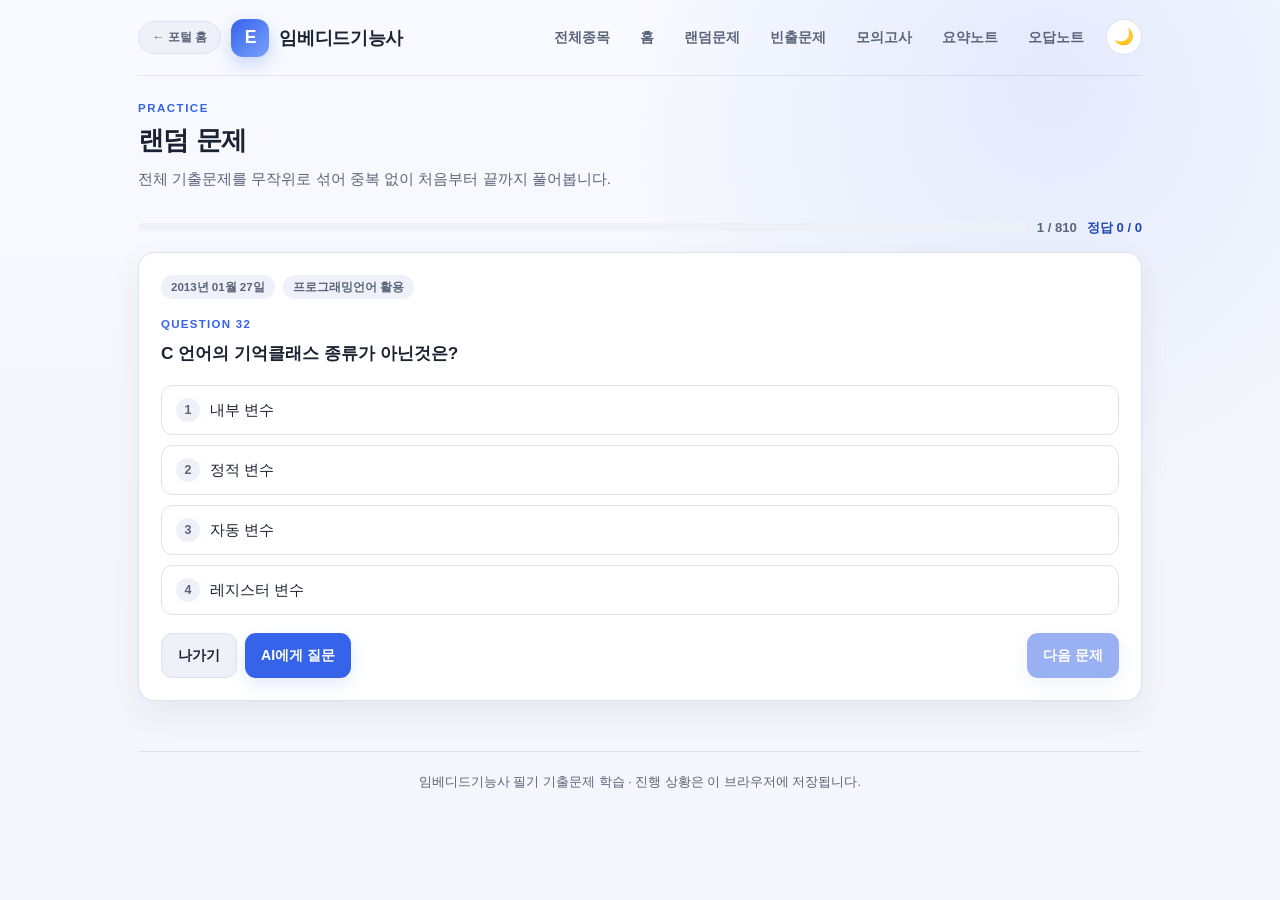
<file: embedded/quiz.html>
<!doctype html>
<html lang="ko">
<head>
  <meta charset="UTF-8" />
  <meta name="viewport" content="width=device-width, initial-scale=1.0" />
  <meta name="description" content="임베디드기능사 필기 기출문제 풀이" />
  <title>문제 풀기 · 임베디드기능사</title>
  <link rel="stylesheet" href="css/style.css?v=20260913-1" />
  <script>(function(){try{var t=localStorage.getItem("theme");if(t==="light"||t==="dark")document.documentElement.setAttribute("data-theme",t);}catch(e){}})();</script>
</head>
<body>
  <div class="wrap">
    <header class="site-header">
      <div style="display:flex; align-items:center; gap:10px; flex-wrap:wrap;">
        <a href="../index.html" class="portal-back-btn" title="4종 기능사 학습관 메인으로 이동">← 포털 홈</a>
        <a class="brand" href="index.html"><span class="logo">E</span><span>임베디드기능사</span></a>
      </div>
      <div class="header-actions">
        <nav class="top-nav" aria-label="주요 메뉴">
          <a href="../index.html">전체종목</a>
          <a href="index.html">홈</a>
          <a href="quiz.html?mode=random">랜덤문제</a>
          <a href="quiz.html?mode=frequent">빈출문제</a>
          <a href="quiz.html?mode=round">모의고사</a>
          <a href="summary.html">요약노트</a>
          <a href="quiz.html?mode=wrong">오답노트</a>
        </nav>
        <button id="themeToggle" class="theme-toggle" type="button" aria-label="테마 전환">🌙</button>
      </div>
    </header>

    <main>
      <div class="hero quiz-hero">
        <div>
          <span class="eyebrow">PRACTICE</span>
          <h1 id="modeTitle">문제 풀기</h1>
          <p id="modeDesc"></p>
        </div>
        <div id="timerCard" class="timer-card" hidden aria-live="polite">
          <span>남은 시간</span>
          <strong id="timerText">60:00</strong>
        </div>
      </div>

      <div id="roundControls" class="round-controls" hidden>
        <label for="roundSelect">응시할 회차</label>
        <select id="roundSelect" class="round-select"></select>
        <button id="startRoundBtn" class="btn" type="button">시험 시작</button>
        <span class="round-note">60문제 · 60분 · 제출 후 채점</span>
      </div>
      <div id="roundHistory" class="round-history" hidden></div>

      <div id="toolbar" class="quiz-toolbar" hidden>
        <div class="progress-bar" aria-hidden="true"><div id="progressBar"></div></div>
        <div id="progressText" class="toolbar-label"></div>
        <div id="scoreText" class="toolbar-score"></div>
      </div>

      <div id="examNavigator" class="exam-navigator" hidden>
        <div class="exam-navigator-head">
          <span>답안 현황</span>
          <span id="answerCount">0 / 60 답변</span>
        </div>
        <div id="questionMap" class="question-map"></div>
      </div>

      <div id="quizArea"></div>
      <div id="resultArea" hidden></div>
      <div id="emptyArea" hidden></div>
    </main>

    <footer class="site-footer">임베디드기능사 필기 기출문제 학습 · 진행 상황은 이 브라우저에 저장됩니다.</footer>
  </div>
  <script src="js/data.js"></script>
  <script src="js/theme.js"></script>
  <script src="js/quiz.js"></script>
</body>
</html>
</file>
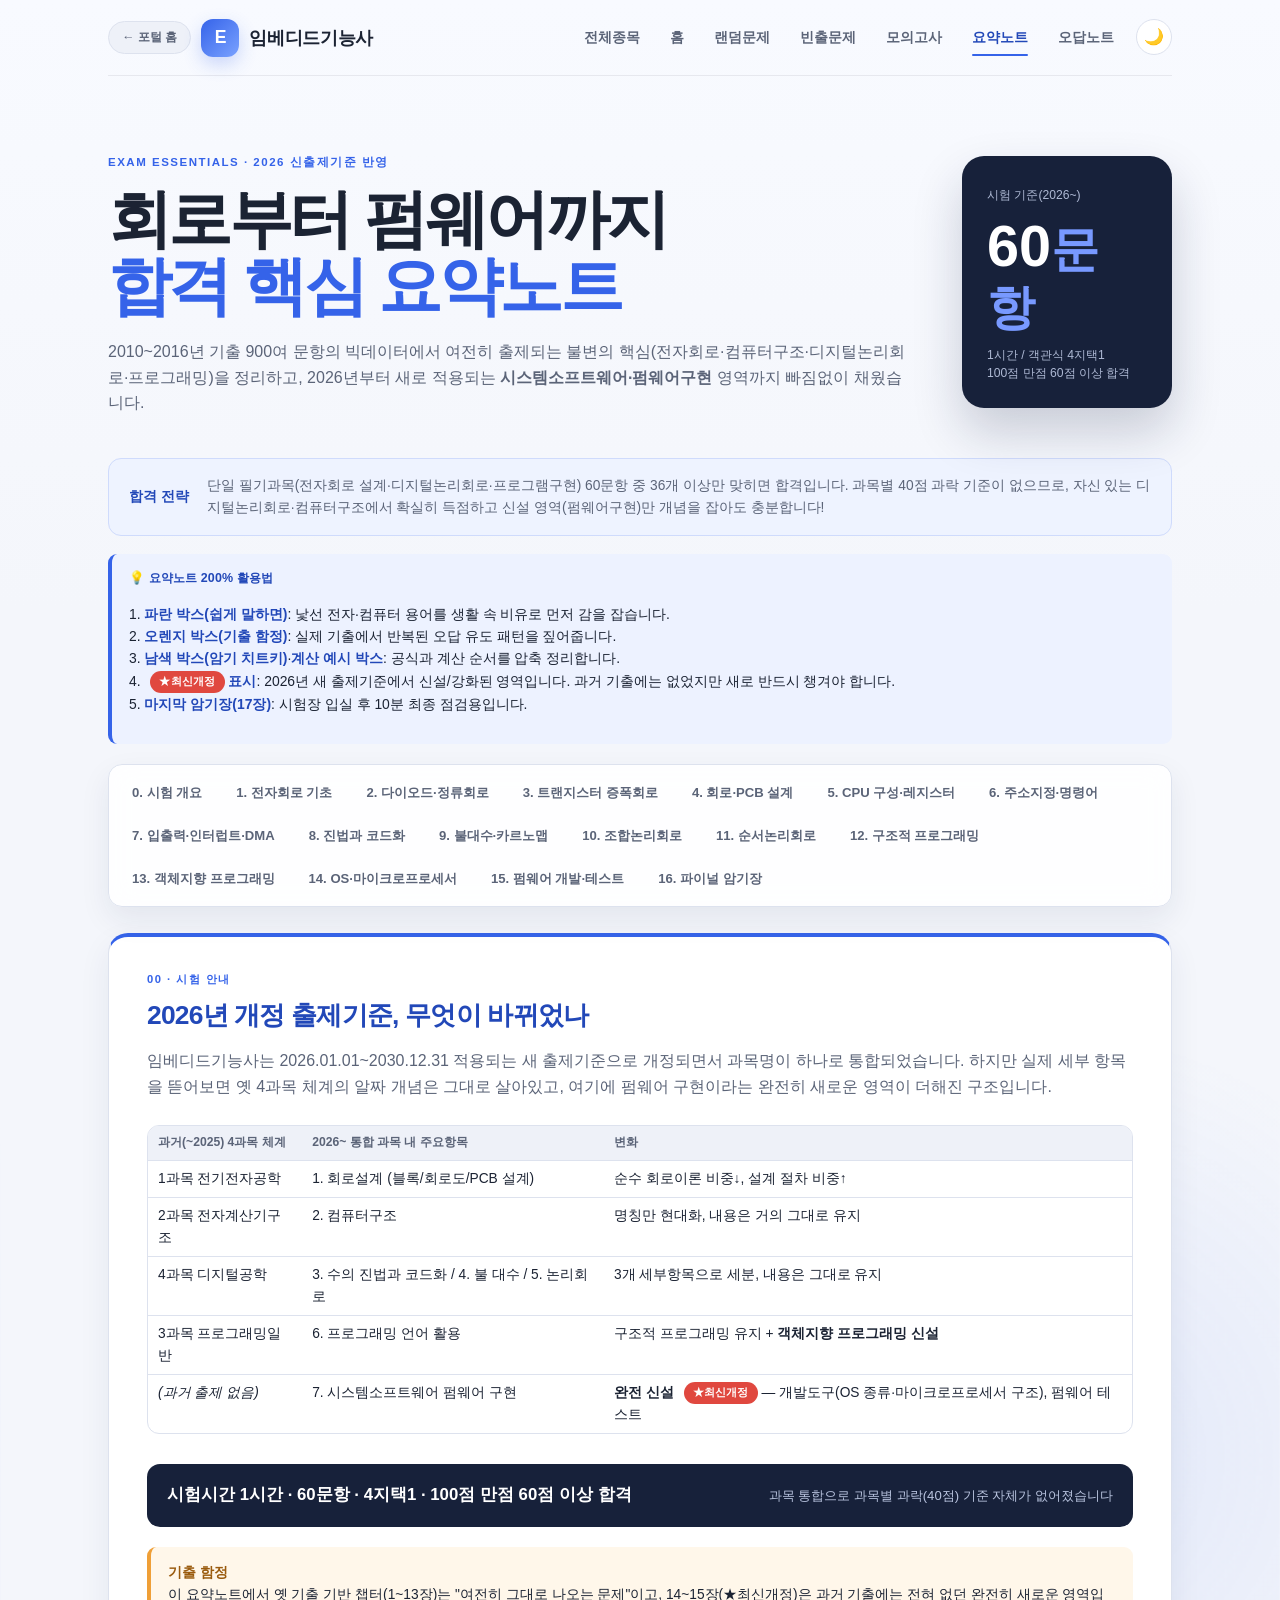
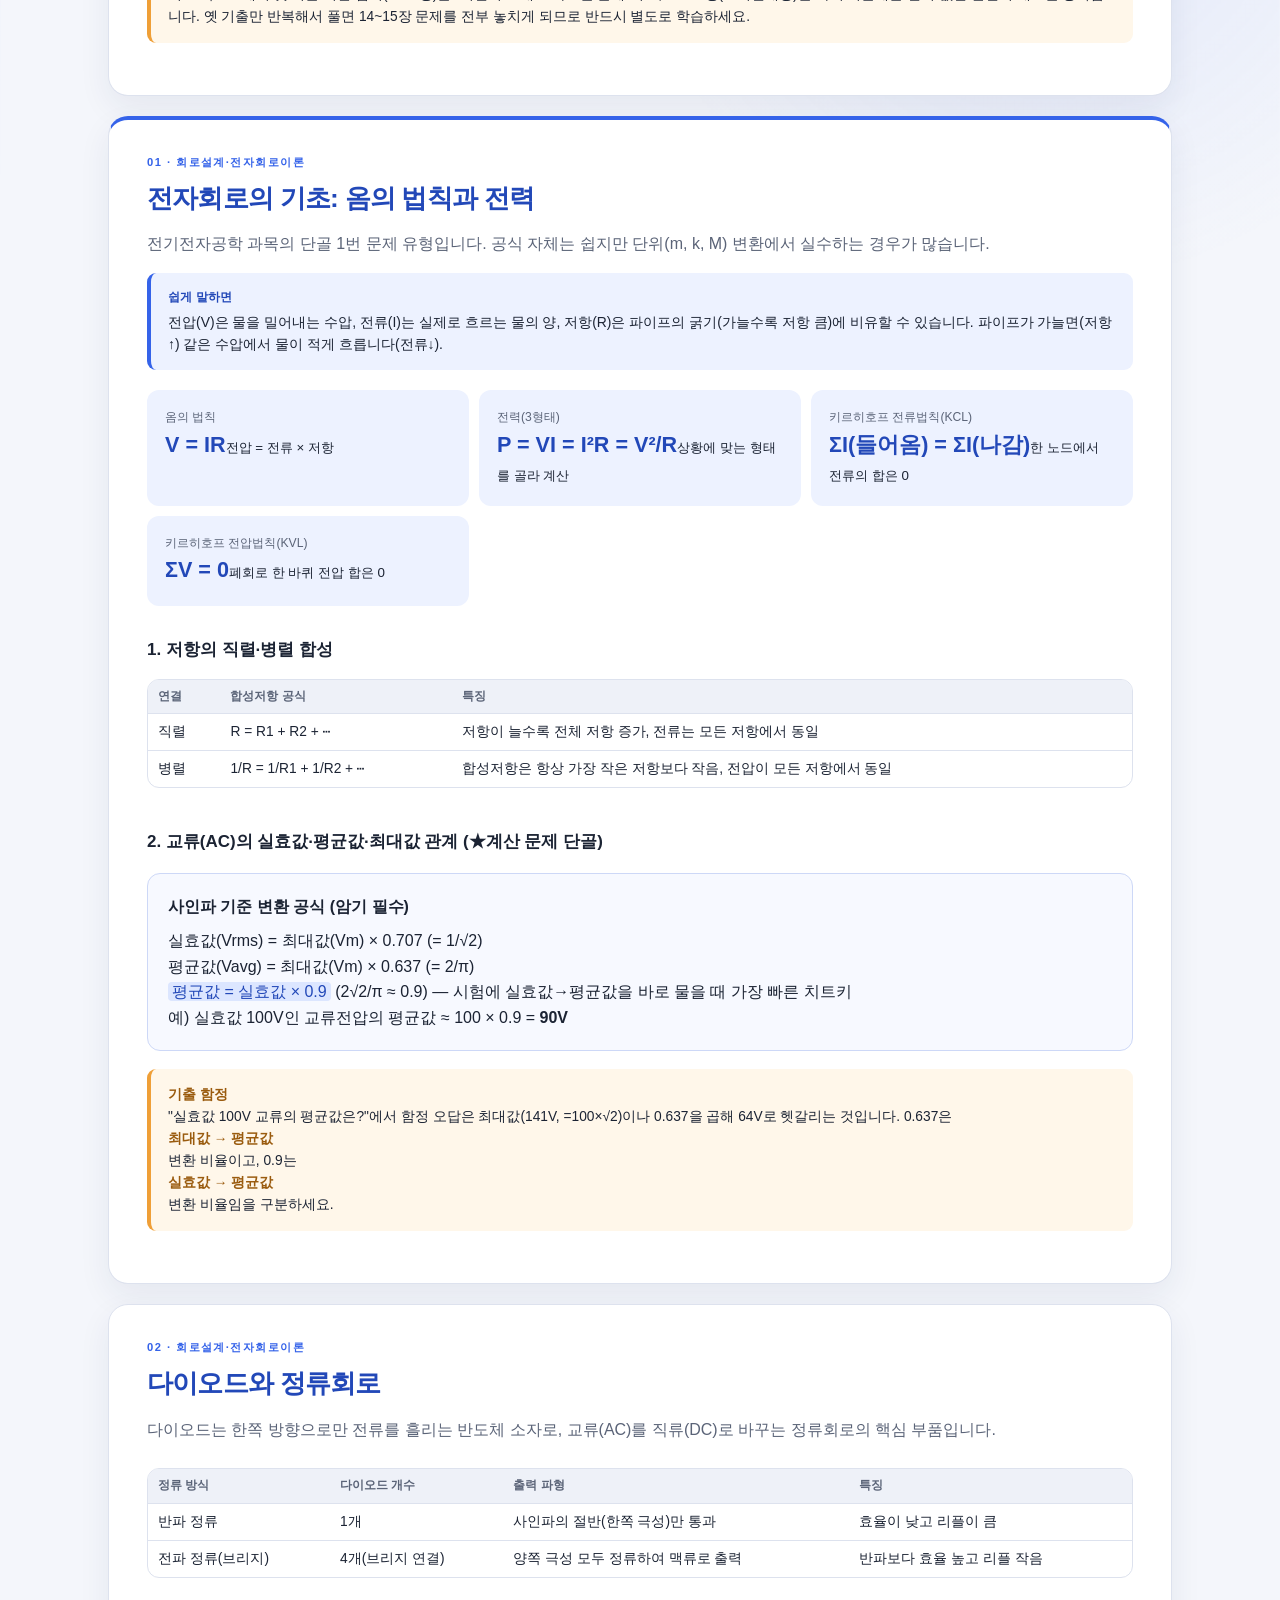
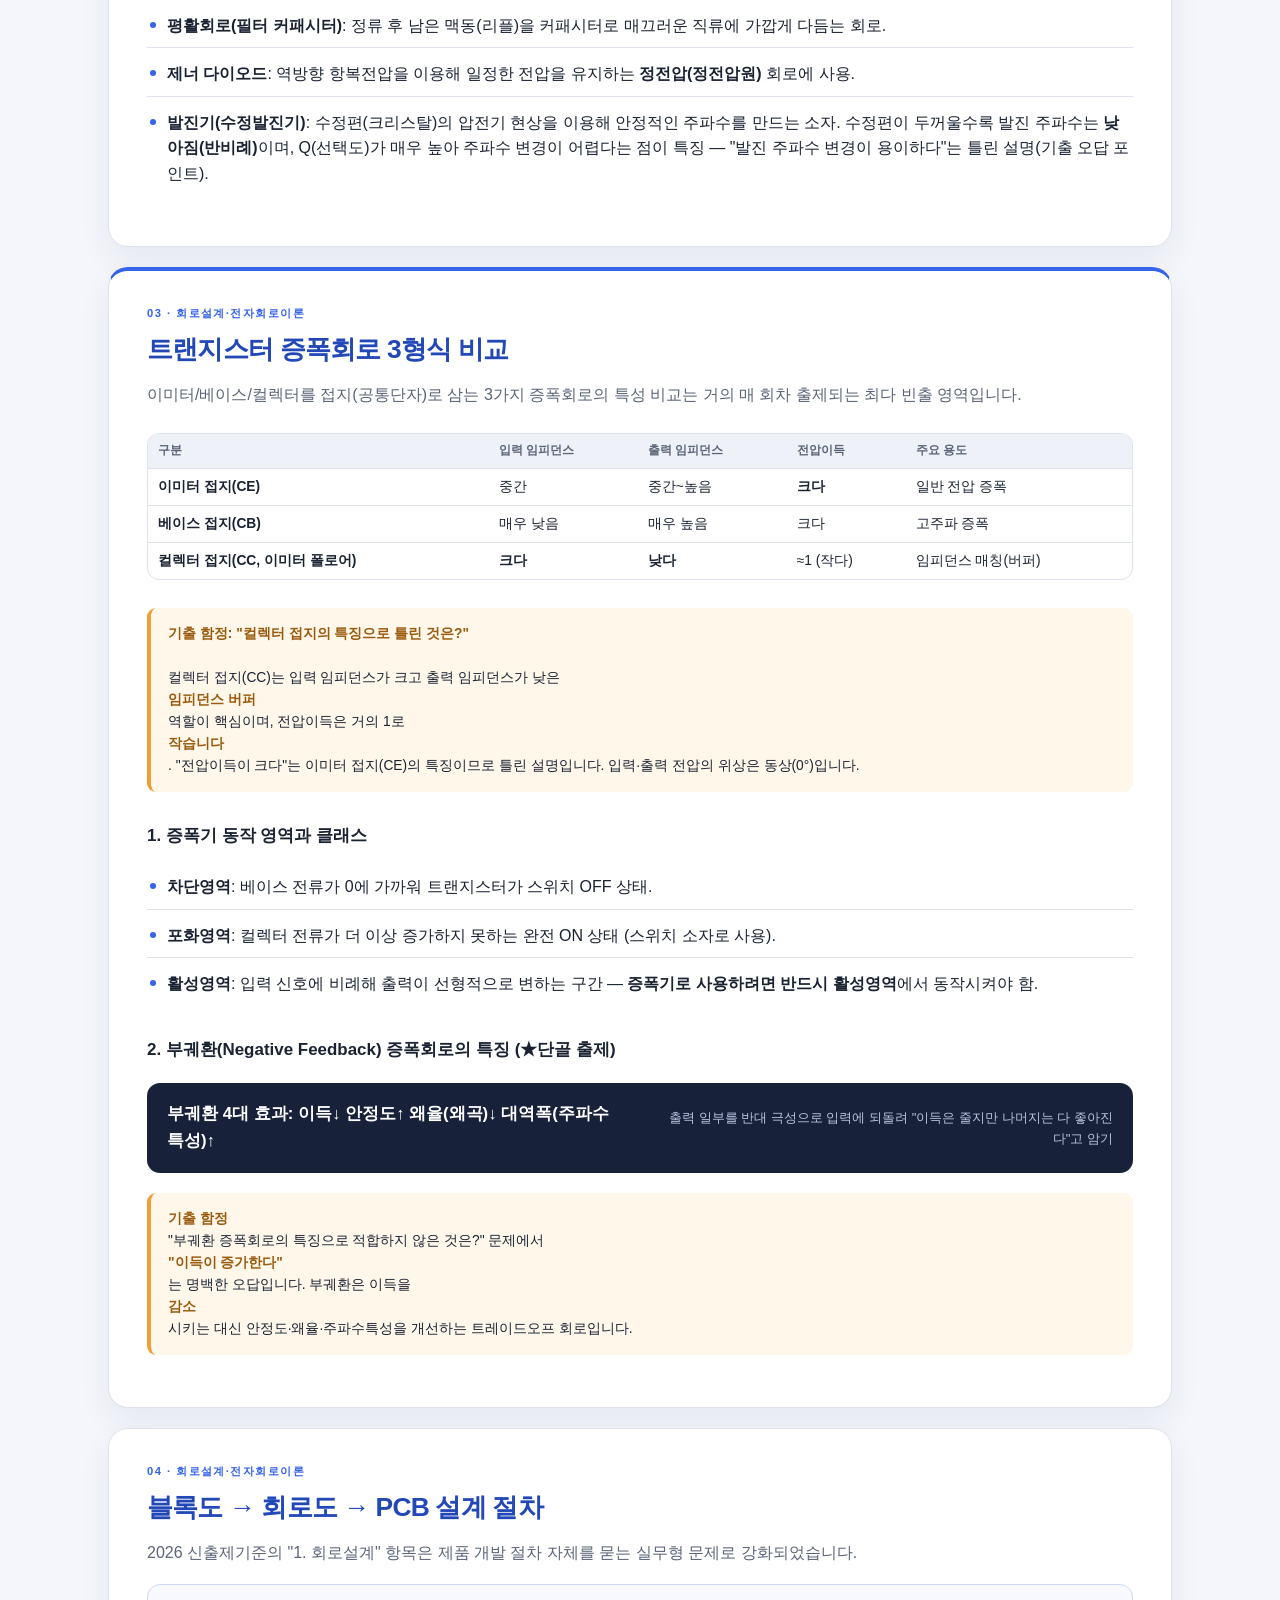
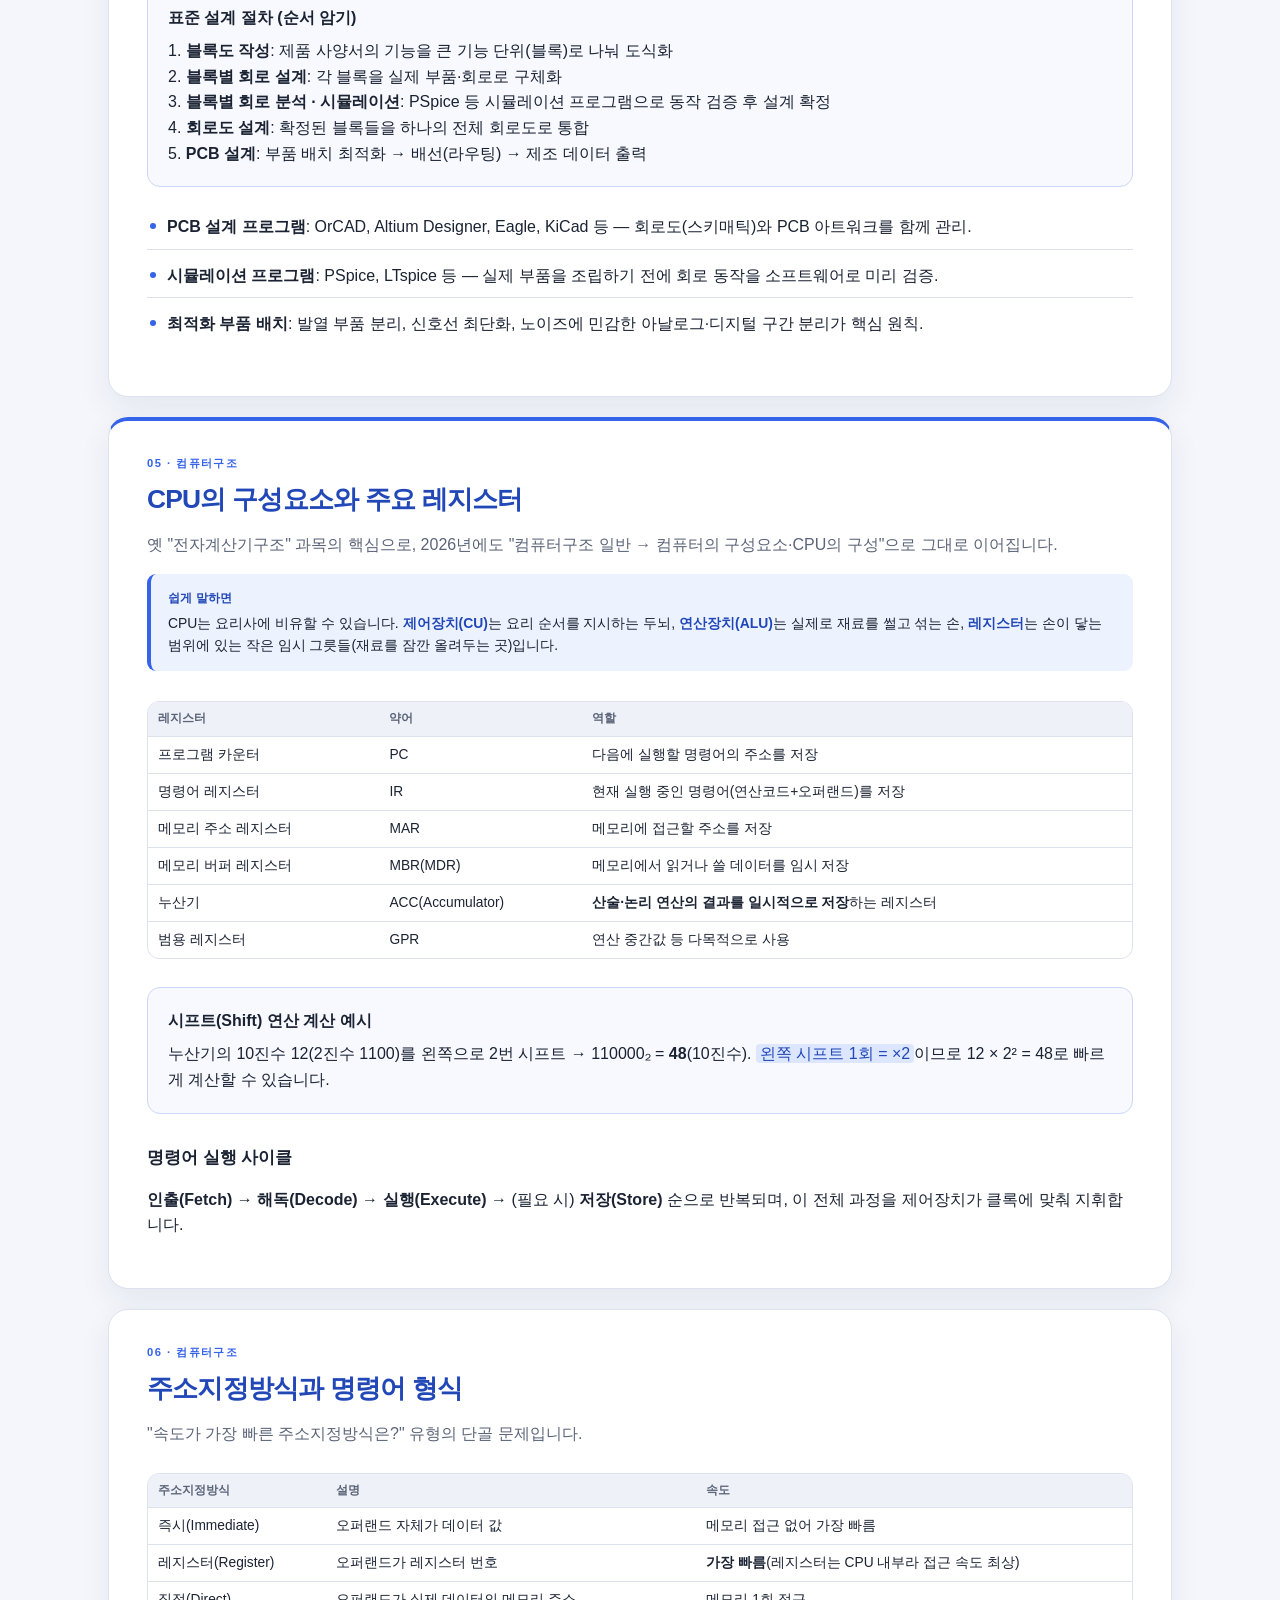
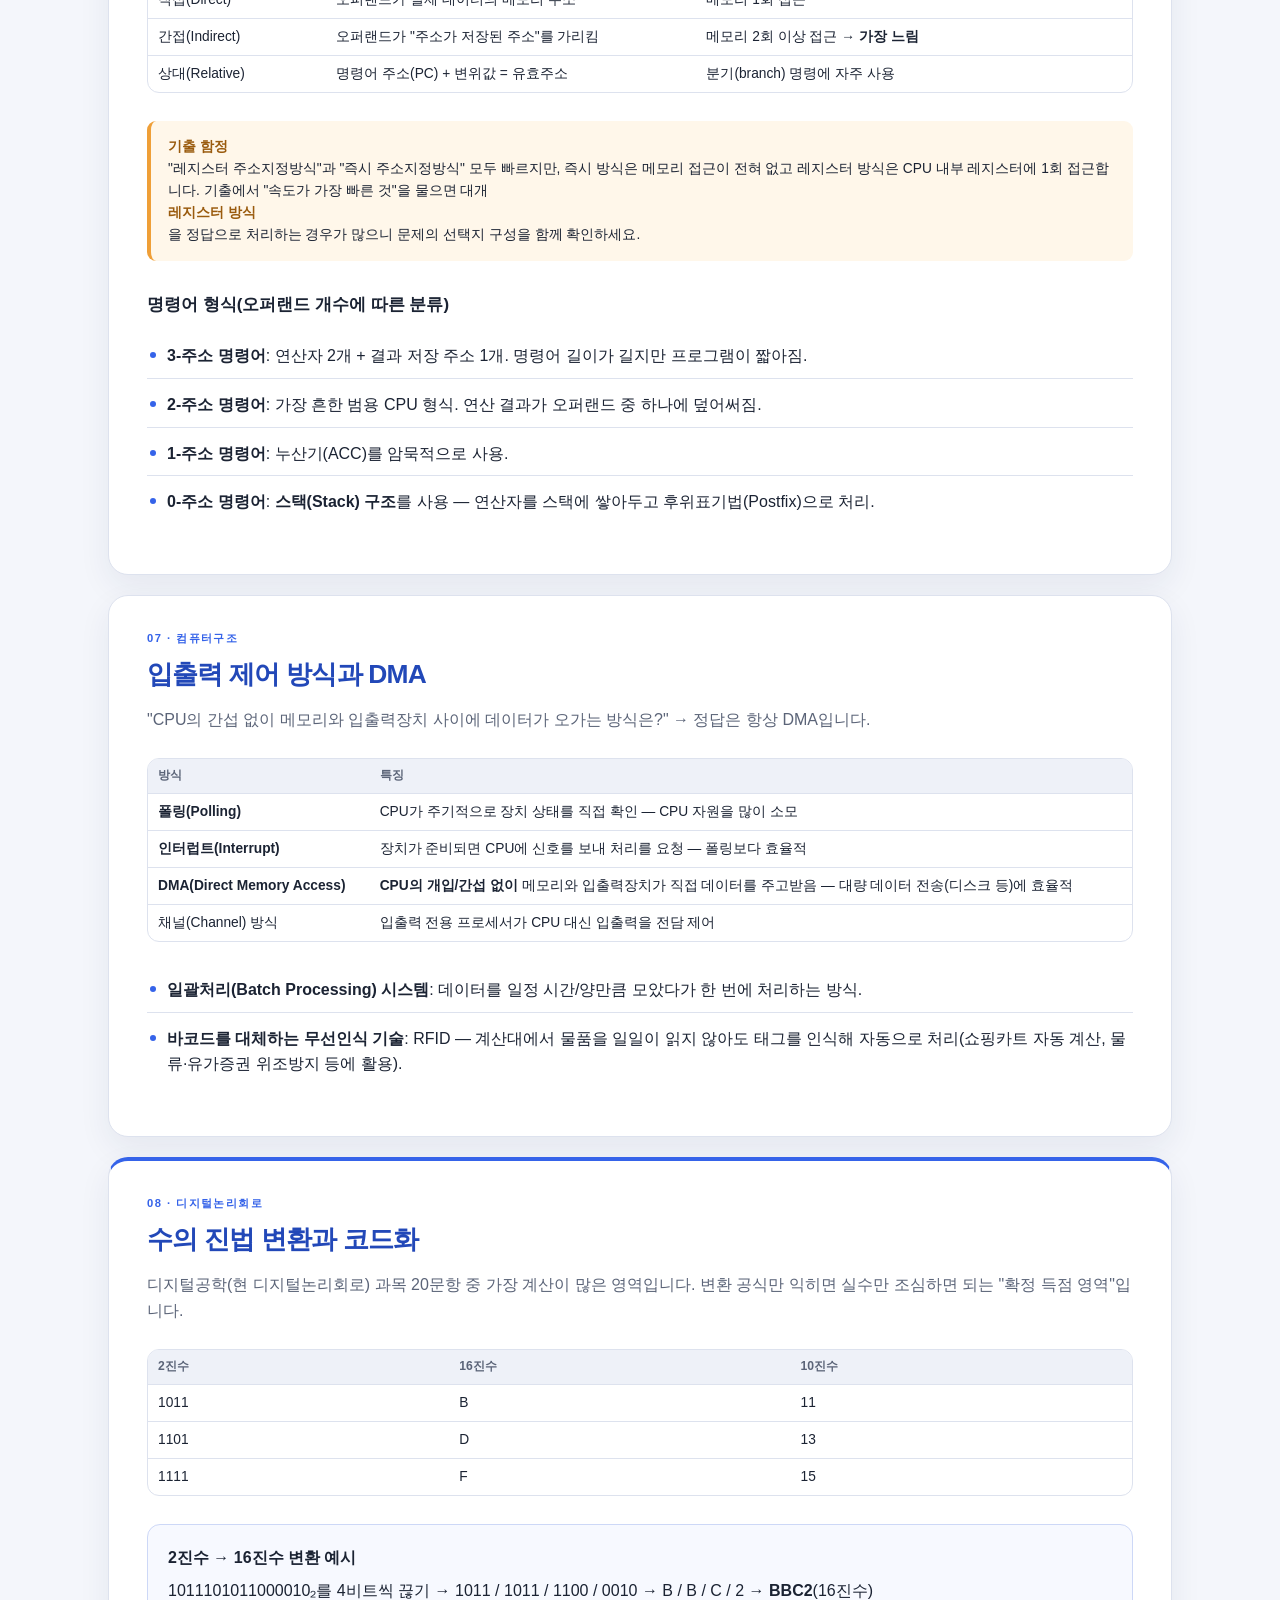
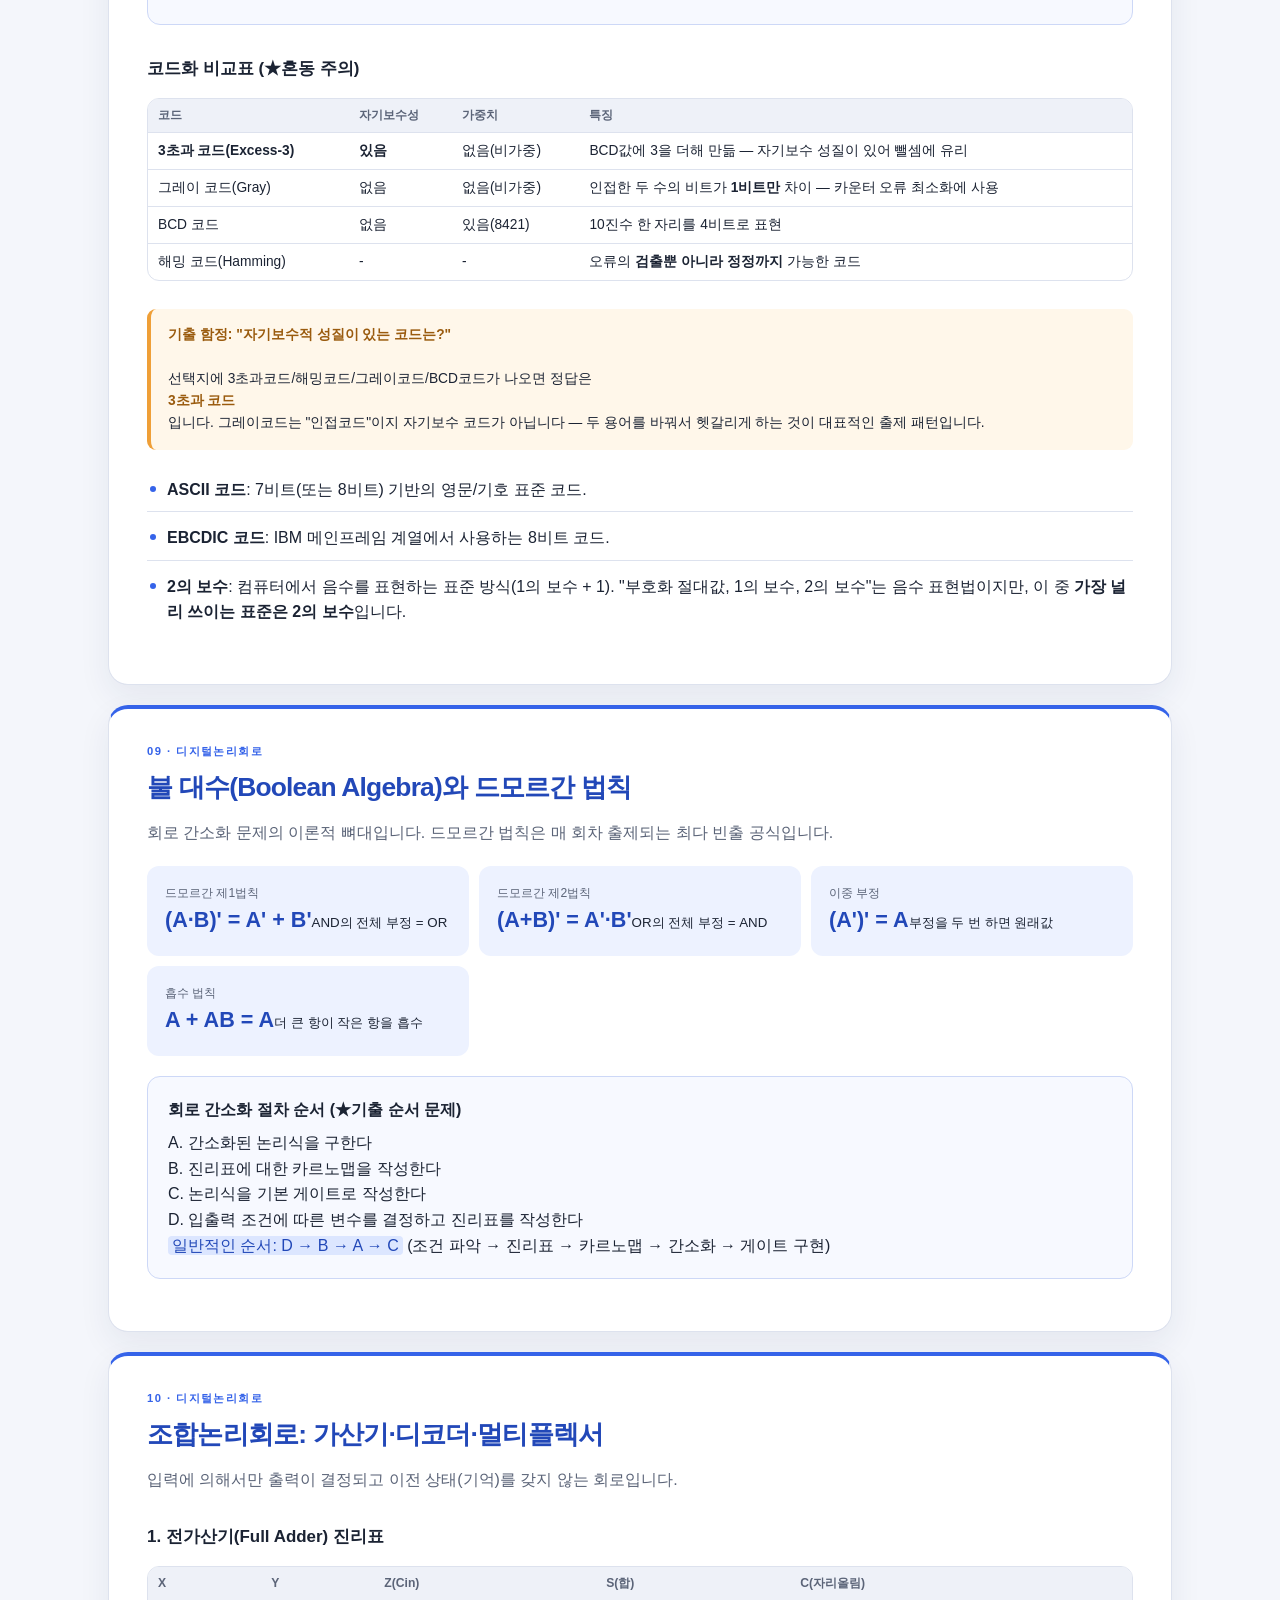
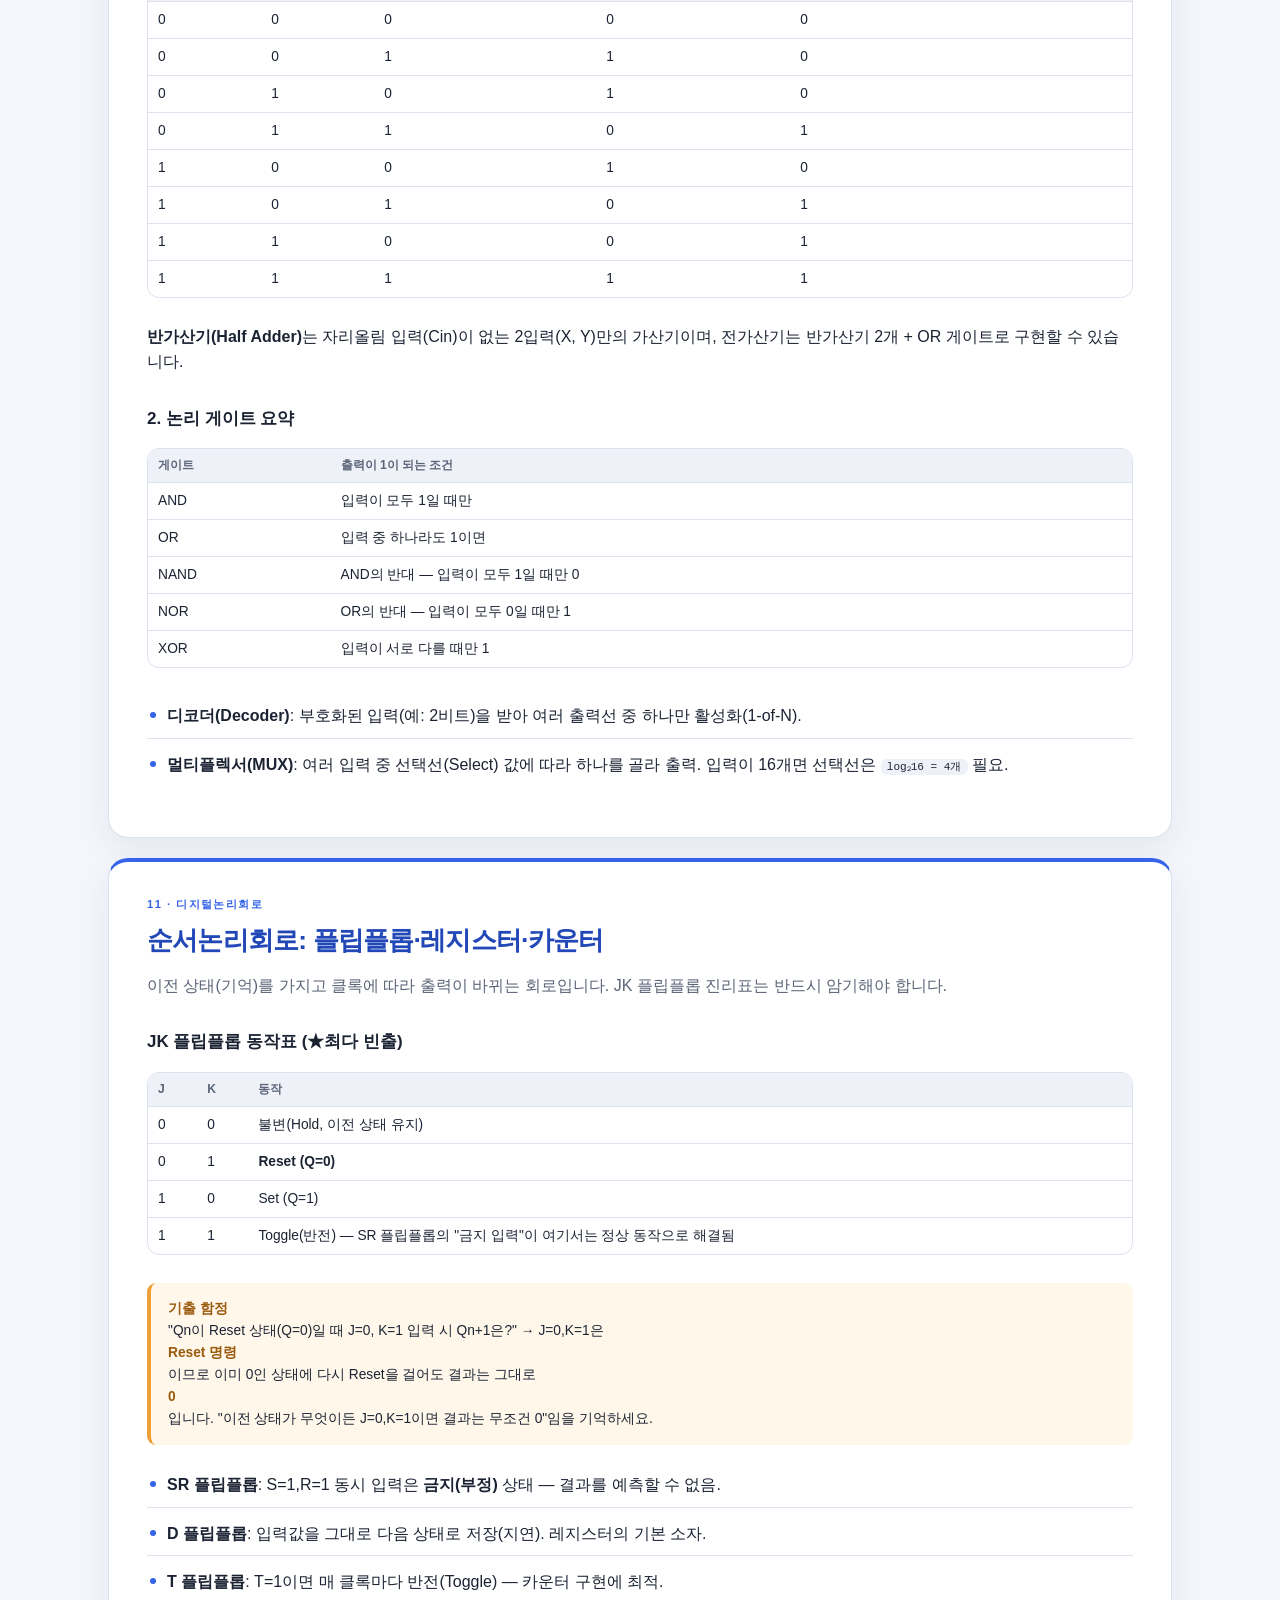
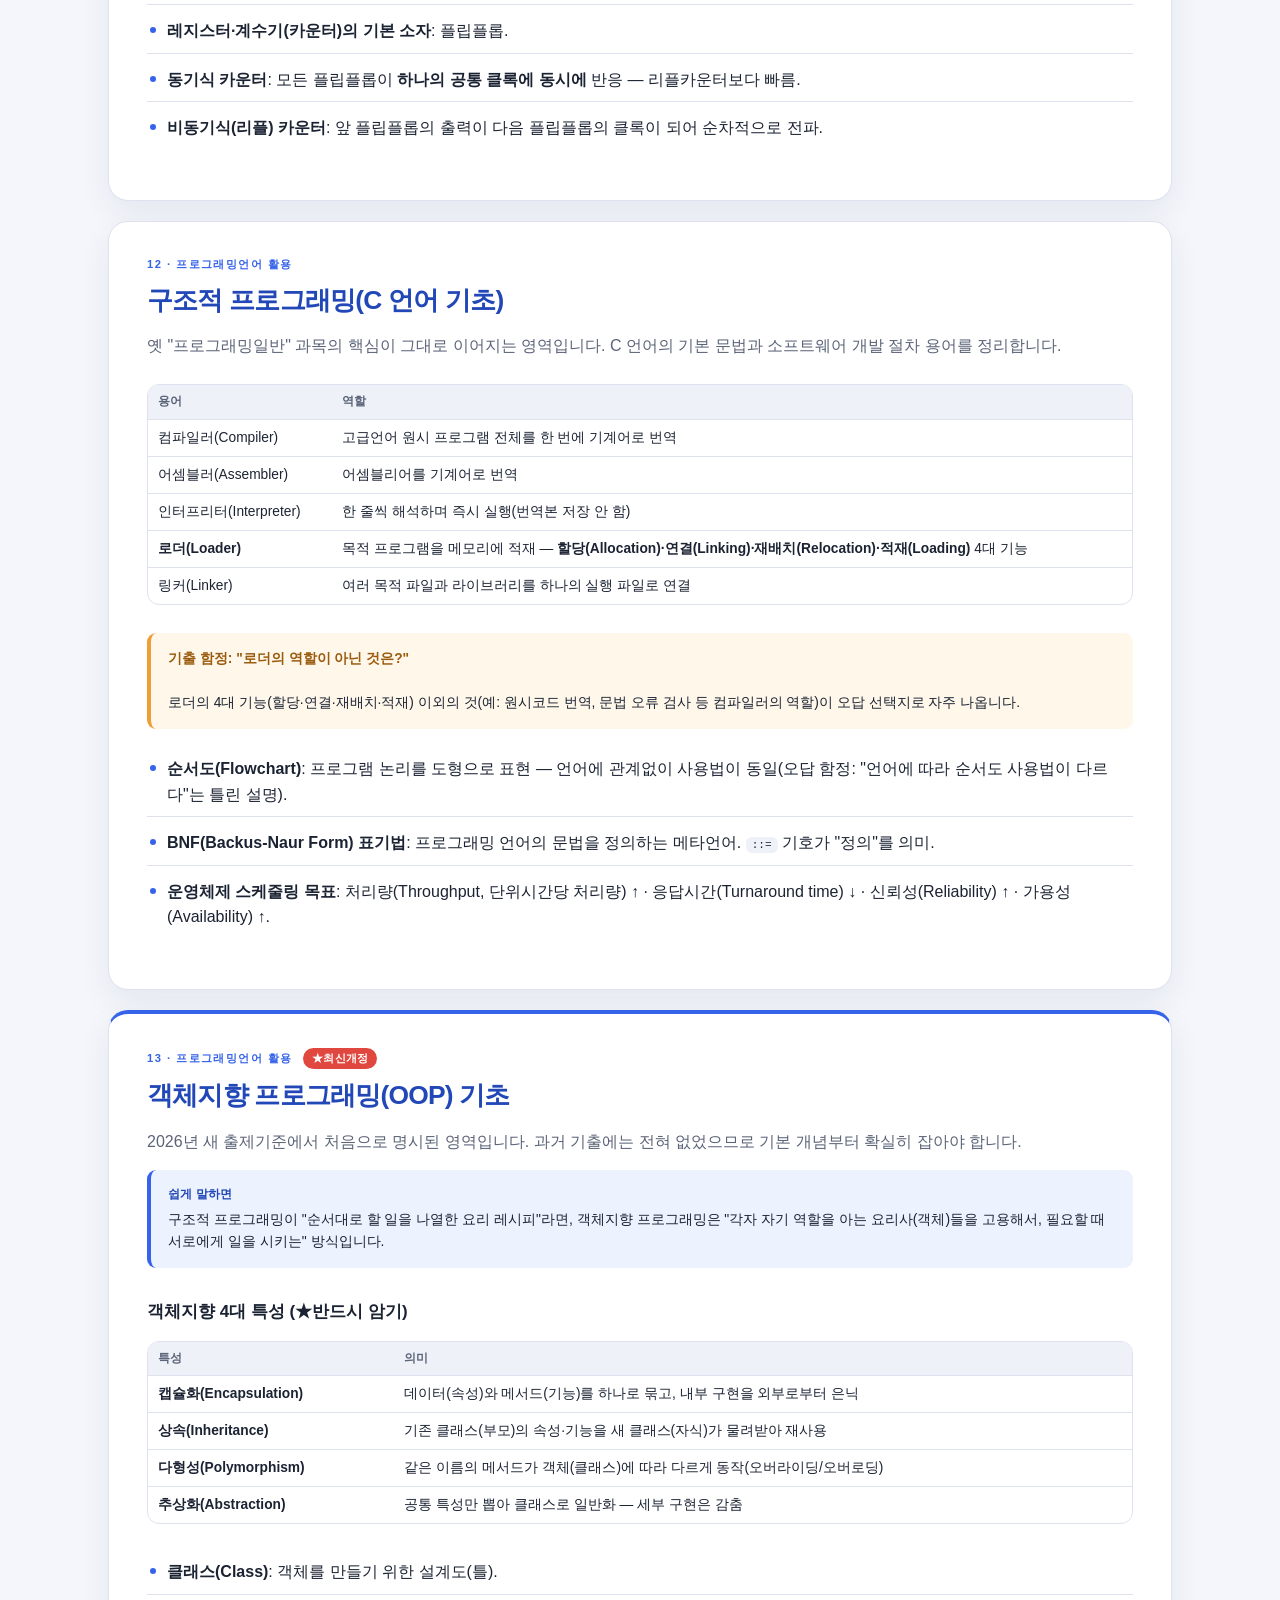
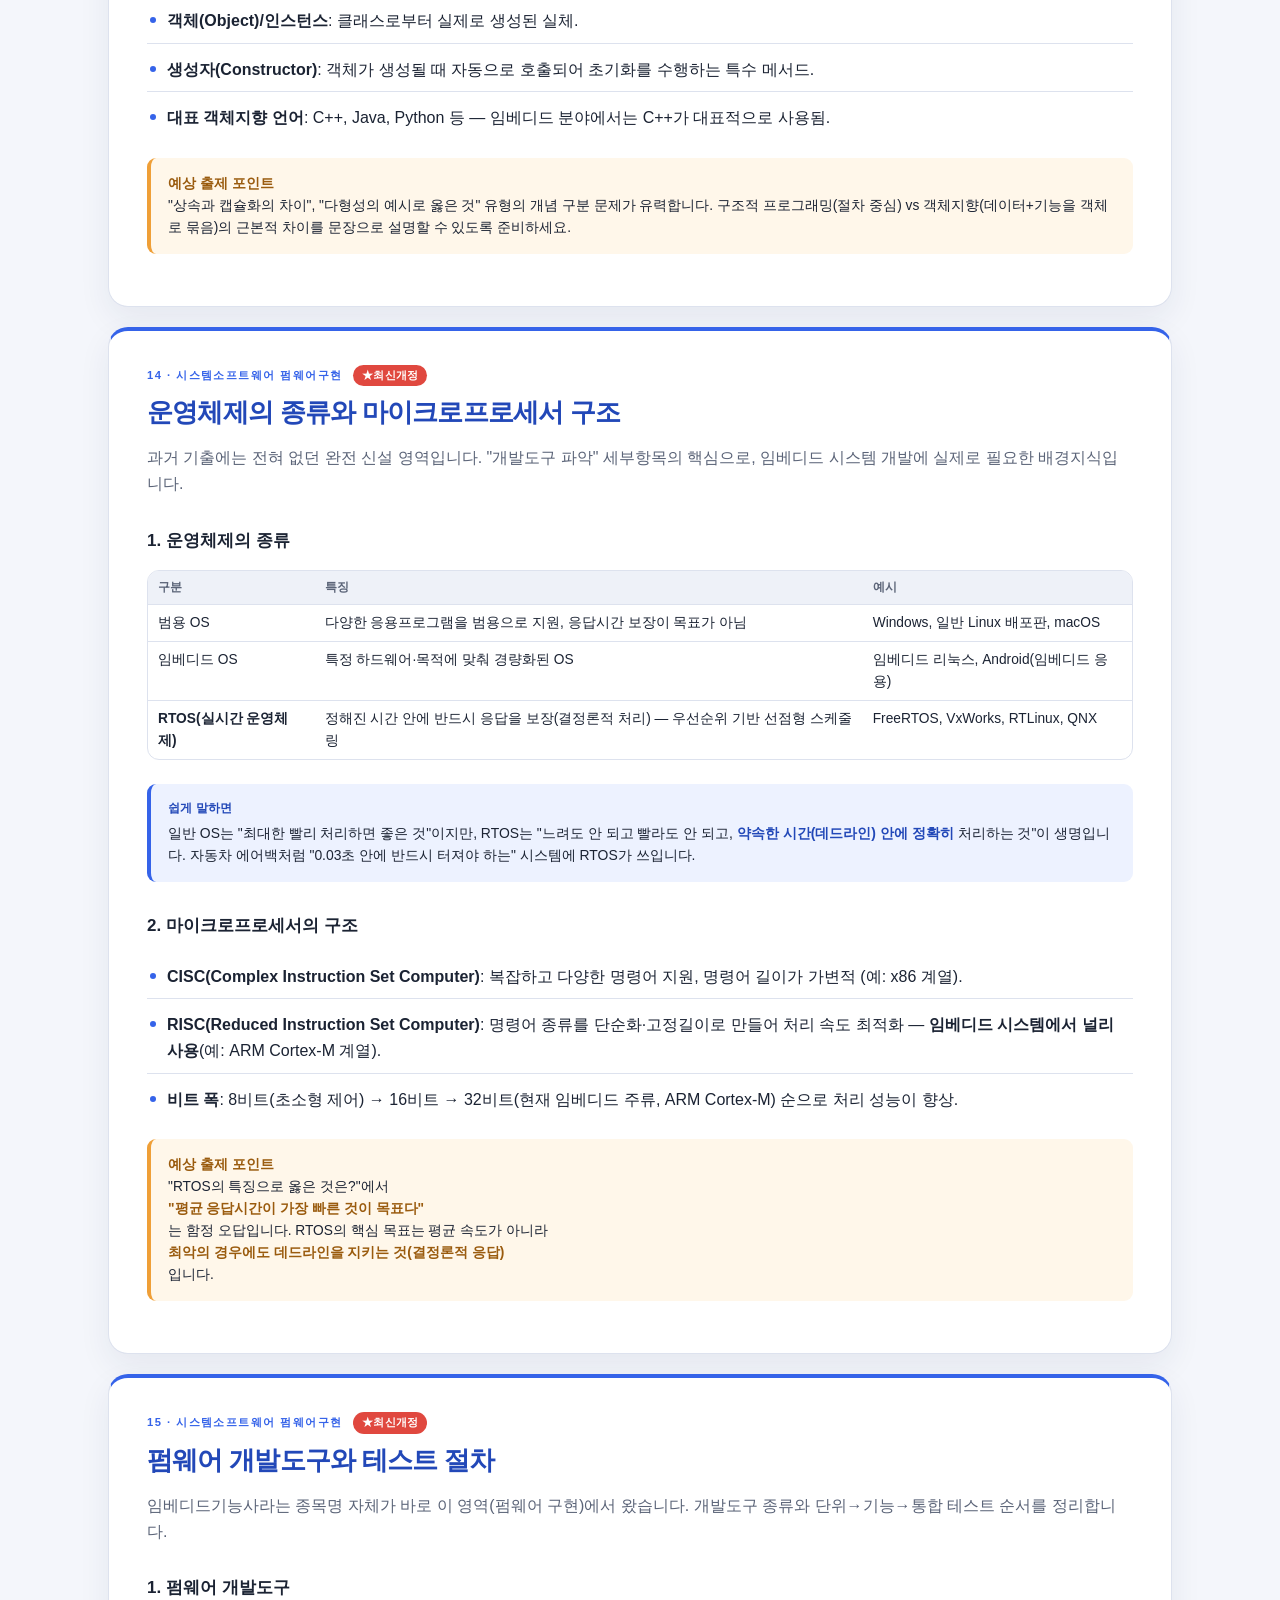
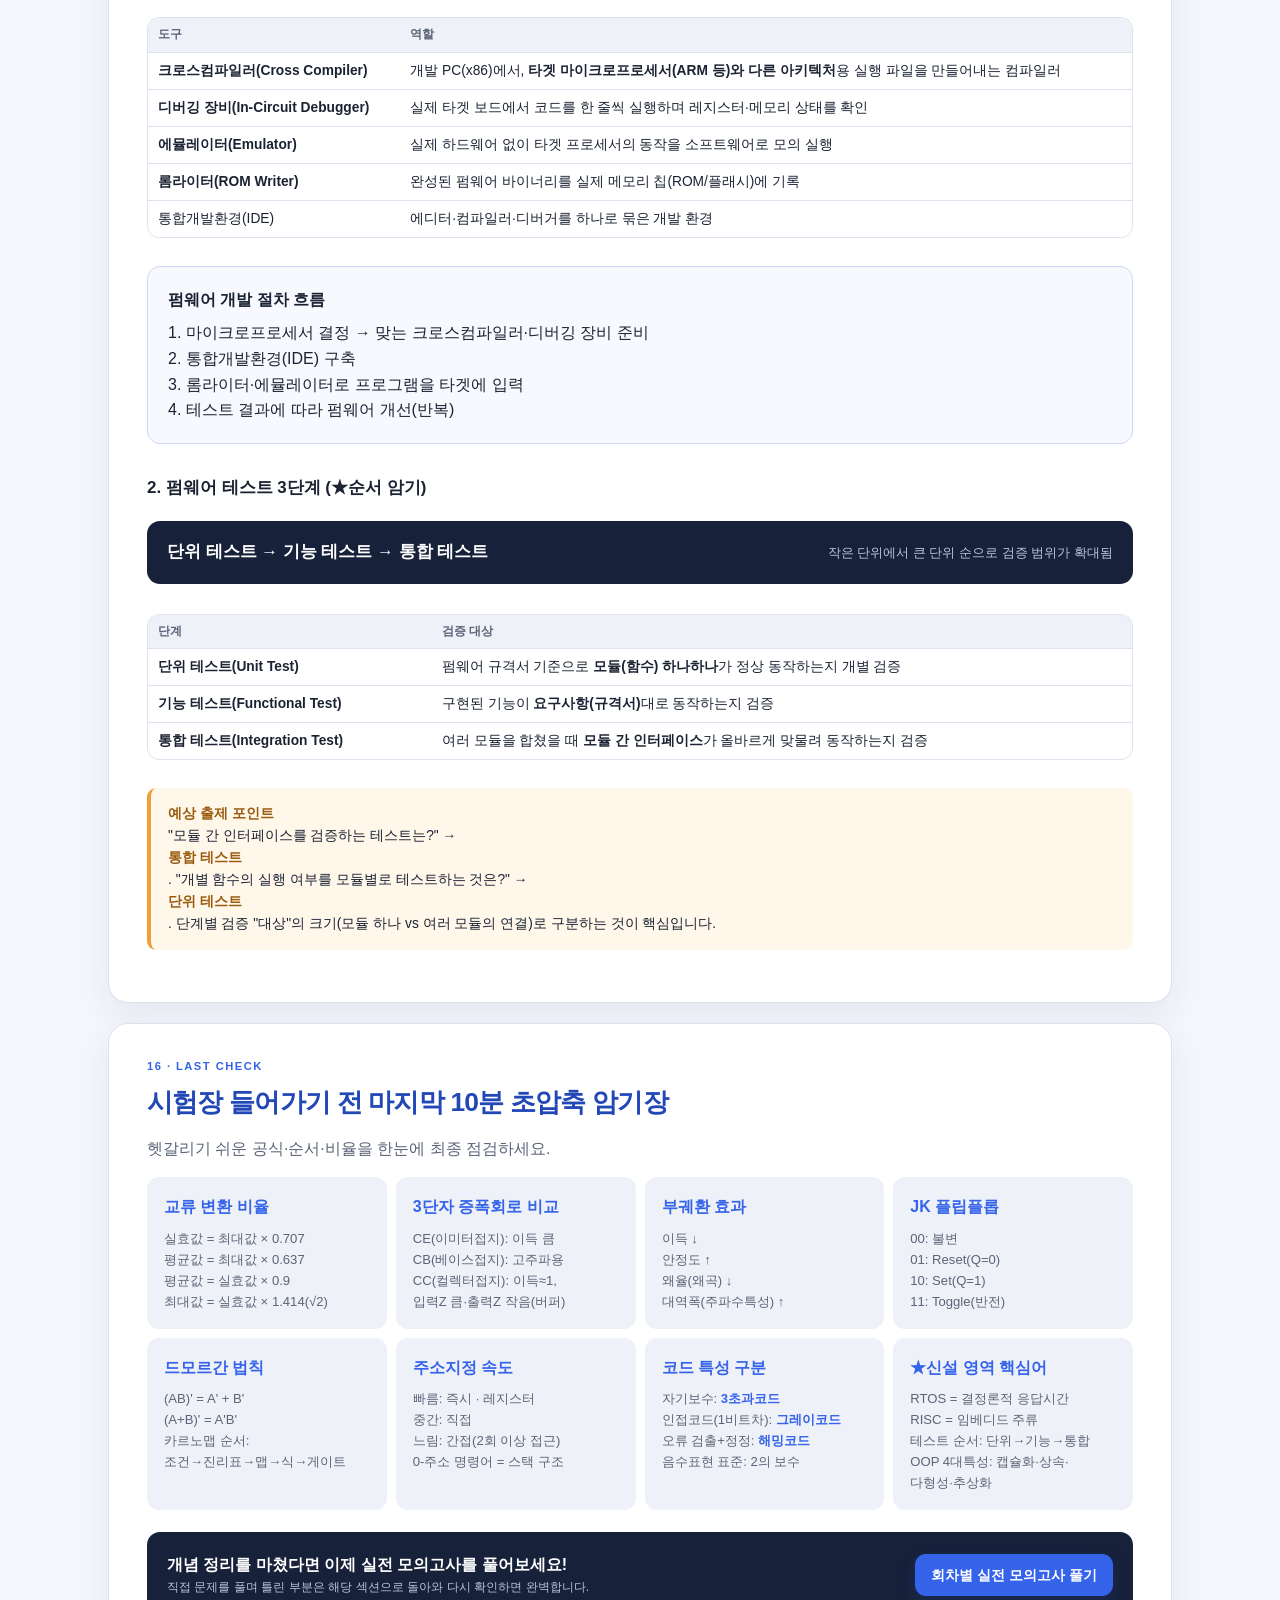
<file: embedded/summary.html>
<!doctype html>
<html lang="ko">
<head>
  <meta charset="UTF-8" />
  <meta name="viewport" content="width=device-width, initial-scale=1.0" />
  <meta name="description" content="임베디드기능사 필기 합격 보장 핵심 요약노트 - 2026년 개정 출제기준 완벽 반영" />
  <title>기출 핵심 요약노트 · 임베디드기능사</title>
  <link rel="stylesheet" href="css/style.css?v=20260913-1" />
  <script>(function(){try{var t=localStorage.getItem("theme");if(t==="light"||t==="dark")document.documentElement.setAttribute("data-theme",t);}catch(e){}})();</script>
</head>
<body>
  <div class="wrap summary-wrap">
    <header class="site-header">
      <div style="display:flex; align-items:center; gap:10px; flex-wrap:wrap;">
        <a href="../index.html" class="portal-back-btn" title="4종 기능사 학습관 메인으로 이동">← 포털 홈</a>
        <a class="brand" href="index.html"><span class="logo">E</span><span>임베디드기능사</span></a>
      </div>
      <div class="header-actions">
        <nav class="top-nav" aria-label="주요 메뉴">
          <a href="../index.html">전체종목</a>
          <a href="index.html">홈</a>
          <a href="quiz.html?mode=random">랜덤문제</a>
          <a href="quiz.html?mode=frequent">빈출문제</a>
          <a href="quiz.html?mode=round">모의고사</a>
          <a href="summary.html" class="active">요약노트</a>
          <a href="quiz.html?mode=wrong">오답노트</a>
        </nav>
        <button id="themeToggle" class="theme-toggle" type="button" aria-label="테마 전환">🌙</button>
      </div>
    </header>

    <main>
      <section class="summary-hero">
        <div>
          <span class="eyebrow">EXAM ESSENTIALS · 2026 신출제기준 반영</span>
          <h1>회로부터 펌웨어까지<br /><em>합격 핵심 요약노트</em></h1>
          <p>2010~2016년 기출 900여 문항의 빅데이터에서 여전히 출제되는 불변의 핵심(전자회로·컴퓨터구조·디지털논리회로·프로그래밍)을 정리하고, 2026년부터 새로 적용되는 <b>시스템소프트웨어·펌웨어구현</b> 영역까지 빠짐없이 채웠습니다.</p>
        </div>
        <div class="summary-score-card">
          <span>시험 기준(2026~)</span>
          <strong>60<small>문항</small></strong>
          <p>1시간 / 객관식 4지택1<br />100점 만점 60점 이상 합격</p>
        </div>
      </section>

      <div class="summary-notice">
        <strong>합격 전략</strong>
        <span>단일 필기과목(전자회로 설계·디지털논리회로·프로그램구현) 60문항 중 36개 이상만 맞히면 합격입니다. 과목별 40점 과락 기준이 없으므로, 자신 있는 디지털논리회로·컴퓨터구조에서 확실히 득점하고 신설 영역(펌웨어구현)만 개념을 잡아도 충분합니다!</span>
      </div>

      <div class="plain-box">
        <b class="pb-label">💡 요약노트 200% 활용법</b>
        <p>1. <b>파란 박스(쉽게 말하면)</b>: 낯선 전자·컴퓨터 용어를 생활 속 비유로 먼저 감을 잡습니다.<br />
        2. <b>오렌지 박스(기출 함정)</b>: 실제 기출에서 반복된 오답 유도 패턴을 짚어줍니다.<br />
        3. <b>남색 박스(암기 치트키)</b>·<b>계산 예시 박스</b>: 공식과 계산 순서를 압축 정리합니다.<br />
        4. <b><span class="badge-new">★최신개정</span> 표시</b>: 2026년 새 출제기준에서 신설/강화된 영역입니다. 과거 기출에는 없었지만 새로 반드시 챙겨야 합니다.<br />
        5. <b>마지막 암기장(17장)</b>: 시험장 입실 후 10분 최종 점검용입니다.</p>
      </div>

      <!-- 상단 고정 목차 (TOC) -->
      <nav class="toc summary-toc" aria-label="요약노트 목차">
        <a href="#intro">0. 시험 개요</a>
        <a href="#circuit1">1. 전자회로 기초</a>
        <a href="#circuit2">2. 다이오드·정류회로</a>
        <a href="#circuit3">3. 트랜지스터 증폭회로</a>
        <a href="#circuit4">4. 회로·PCB 설계</a>
        <a href="#cpu1">5. CPU 구성·레지스터</a>
        <a href="#cpu2">6. 주소지정·명령어</a>
        <a href="#cpu3">7. 입출력·인터럽트·DMA</a>
        <a href="#number">8. 진법과 코드화</a>
        <a href="#boolean">9. 불대수·카르노맵</a>
        <a href="#combi">10. 조합논리회로</a>
        <a href="#seq">11. 순서논리회로</a>
        <a href="#prog1">12. 구조적 프로그래밍</a>
        <a href="#prog2">13. 객체지향 프로그래밍</a>
        <a href="#syssw">14. OS·마이크로프로세서</a>
        <a href="#firmware">15. 펌웨어 개발·테스트</a>
        <a href="#last">16. 파이널 암기장</a>
      </nav>

      <!-- 0. 시험 개요 -->
      <section class="summary-section high-yield" id="intro">
        <div class="section-kicker">00 · 시험 안내</div>
        <h2>2026년 개정 출제기준, 무엇이 바뀌었나</h2>
        <p class="lead">임베디드기능사는 2026.01.01~2030.12.31 적용되는 새 출제기준으로 개정되면서 과목명이 하나로 통합되었습니다. 하지만 실제 세부 항목을 뜯어보면 옛 4과목 체계의 알짜 개념은 그대로 살아있고, 여기에 펌웨어 구현이라는 완전히 새로운 영역이 더해진 구조입니다.</p>

        <table>
          <thead>
            <tr><th>과거(~2025) 4과목 체계</th><th>2026~ 통합 과목 내 주요항목</th><th>변화</th></tr>
          </thead>
          <tbody>
            <tr><td>1과목 전기전자공학</td><td>1. 회로설계 (블록/회로도/PCB 설계)</td><td>순수 회로이론 비중↓, 설계 절차 비중↑</td></tr>
            <tr><td>2과목 전자계산기구조</td><td>2. 컴퓨터구조</td><td>명칭만 현대화, 내용은 거의 그대로 유지</td></tr>
            <tr><td>4과목 디지털공학</td><td>3. 수의 진법과 코드화 / 4. 불 대수 / 5. 논리회로</td><td>3개 세부항목으로 세분, 내용은 그대로 유지</td></tr>
            <tr><td>3과목 프로그래밍일반</td><td>6. 프로그래밍 언어 활용</td><td>구조적 프로그래밍 유지 + <b>객체지향 프로그래밍 신설</b></td></tr>
            <tr><td><em>(과거 출제 없음)</em></td><td>7. 시스템소프트웨어 펌웨어 구현</td><td><b>완전 신설 <span class="badge-new">★최신개정</span></b> — 개발도구(OS 종류·마이크로프로세서 구조), 펌웨어 테스트</td></tr>
          </tbody>
        </table>

        <div class="memory-box">
          <b>시험시간 1시간 · 60문항 · 4지택1 · 100점 만점 60점 이상 합격</b>
          <span>과목 통합으로 과목별 과락(40점) 기준 자체가 없어졌습니다</span>
        </div>

        <div class="exam-trap">
          <b>기출 함정</b>
          이 요약노트에서 옛 기출 기반 챕터(1~13장)는 "여전히 그대로 나오는 문제"이고, 14~15장(★최신개정)은 과거 기출에는 전혀 없던 완전히 새로운 영역입니다. 옛 기출만 반복해서 풀면 14~15장 문제를 전부 놓치게 되므로 반드시 별도로 학습하세요.
        </div>
      </section>

      <!-- 1. 전자회로 기초 -->
      <section class="summary-section high-yield" id="circuit1">
        <div class="section-kicker">01 · 회로설계·전자회로이론</div>
        <h2>전자회로의 기초: 옴의 법칙과 전력</h2>
        <p class="lead">전기전자공학 과목의 단골 1번 문제 유형입니다. 공식 자체는 쉽지만 단위(m, k, M) 변환에서 실수하는 경우가 많습니다.</p>

        <div class="plain-box">
          <b class="pb-label">쉽게 말하면</b>
          전압(V)은 물을 밀어내는 수압, 전류(I)는 실제로 흐르는 물의 양, 저항(R)은 파이프의 굵기(가늘수록 저항 큼)에 비유할 수 있습니다. 파이프가 가늘면(저항↑) 같은 수압에서 물이 적게 흐릅니다(전류↓).
        </div>

        <div class="formula-grid">
          <div><span>옴의 법칙</span><b>V = IR</b><small>전압 = 전류 × 저항</small></div>
          <div><span>전력(3형태)</span><b>P = VI = I²R = V²/R</b><small>상황에 맞는 형태를 골라 계산</small></div>
          <div><span>키르히호프 전류법칙(KCL)</span><b>ΣI(들어옴) = ΣI(나감)</b><small>한 노드에서 전류의 합은 0</small></div>
          <div><span>키르히호프 전압법칙(KVL)</span><b>ΣV = 0</b><small>폐회로 한 바퀴 전압 합은 0</small></div>
        </div>

        <h3>1. 저항의 직렬·병렬 합성</h3>
        <table>
          <thead><tr><th>연결</th><th>합성저항 공식</th><th>특징</th></tr></thead>
          <tbody>
            <tr><td>직렬</td><td>R = R1 + R2 + ⋯</td><td>저항이 늘수록 전체 저항 증가, 전류는 모든 저항에서 동일</td></tr>
            <tr><td>병렬</td><td>1/R = 1/R1 + 1/R2 + ⋯</td><td>합성저항은 항상 가장 작은 저항보다 작음, 전압이 모든 저항에서 동일</td></tr>
          </tbody>
        </table>

        <h3>2. 교류(AC)의 실효값·평균값·최대값 관계 (★계산 문제 단골)</h3>
        <div class="worked-example">
          <b>사인파 기준 변환 공식 (암기 필수)</b>
          <p>
            실효값(Vrms) = 최대값(Vm) × 0.707 (= 1/√2)<br />
            평균값(Vavg) = 최대값(Vm) × 0.637 (= 2/π)<br />
            <mark>평균값 = 실효값 × 0.9</mark> (2√2/π ≈ 0.9) — 시험에 실효값→평균값을 바로 물을 때 가장 빠른 치트키<br />
            예) 실효값 100V인 교류전압의 평균값 ≈ 100 × 0.9 = <b>90V</b>
          </p>
        </div>

        <div class="exam-trap">
          <b>기출 함정</b>
          "실효값 100V 교류의 평균값은?"에서 함정 오답은 최대값(141V, =100×√2)이나 0.637을 곱해 64V로 헷갈리는 것입니다. 0.637은 <b>최대값 → 평균값</b> 변환 비율이고, 0.9는 <b>실효값 → 평균값</b> 변환 비율임을 구분하세요.
        </div>
      </section>

      <!-- 2. 다이오드·정류회로 -->
      <section class="summary-section" id="circuit2">
        <div class="section-kicker">02 · 회로설계·전자회로이론</div>
        <h2>다이오드와 정류회로</h2>
        <p class="lead">다이오드는 한쪽 방향으로만 전류를 흘리는 반도체 소자로, 교류(AC)를 직류(DC)로 바꾸는 정류회로의 핵심 부품입니다.</p>

        <table>
          <thead><tr><th>정류 방식</th><th>다이오드 개수</th><th>출력 파형</th><th>특징</th></tr></thead>
          <tbody>
            <tr><td>반파 정류</td><td>1개</td><td>사인파의 절반(한쪽 극성)만 통과</td><td>효율이 낮고 리플이 큼</td></tr>
            <tr><td>전파 정류(브리지)</td><td>4개(브리지 연결)</td><td>양쪽 극성 모두 정류하여 맥류로 출력</td><td>반파보다 효율 높고 리플 작음</td></tr>
          </tbody>
        </table>

        <ul class="key-list">
          <li><b>평활회로(필터 커패시터)</b>: 정류 후 남은 맥동(리플)을 커패시터로 매끄러운 직류에 가깝게 다듬는 회로.</li>
          <li><b>제너 다이오드</b>: 역방향 항복전압을 이용해 일정한 전압을 유지하는 <b>정전압(정전압원)</b> 회로에 사용.</li>
          <li><b>발진기(수정발진기)</b>: 수정편(크리스탈)의 압전기 현상을 이용해 안정적인 주파수를 만드는 소자. 수정편이 두꺼울수록 발진 주파수는 <b>낮아짐(반비례)</b>이며, Q(선택도)가 매우 높아 주파수 변경이 어렵다는 점이 특징 — "발진 주파수 변경이 용이하다"는 틀린 설명(기출 오답 포인트).</li>
        </ul>
      </section>

      <!-- 3. 트랜지스터 증폭회로 -->
      <section class="summary-section high-yield" id="circuit3">
        <div class="section-kicker">03 · 회로설계·전자회로이론</div>
        <h2>트랜지스터 증폭회로 3형식 비교</h2>
        <p class="lead">이미터/베이스/컬렉터를 접지(공통단자)로 삼는 3가지 증폭회로의 특성 비교는 거의 매 회차 출제되는 최다 빈출 영역입니다.</p>

        <table>
          <thead><tr><th>구분</th><th>입력 임피던스</th><th>출력 임피던스</th><th>전압이득</th><th>주요 용도</th></tr></thead>
          <tbody>
            <tr><td><b>이미터 접지(CE)</b></td><td>중간</td><td>중간~높음</td><td><b>크다</b></td><td>일반 전압 증폭</td></tr>
            <tr><td><b>베이스 접지(CB)</b></td><td>매우 낮음</td><td>매우 높음</td><td>크다</td><td>고주파 증폭</td></tr>
            <tr><td><b>컬렉터 접지(CC, 이미터 폴로어)</b></td><td><b>크다</b></td><td><b>낮다</b></td><td>≈1 (작다)</td><td>임피던스 매칭(버퍼)</td></tr>
          </tbody>
        </table>

        <div class="exam-trap">
          <b>기출 함정: "컬렉터 접지의 특징으로 틀린 것은?"</b><br />
          컬렉터 접지(CC)는 입력 임피던스가 크고 출력 임피던스가 낮은 <b>임피던스 버퍼</b> 역할이 핵심이며, 전압이득은 거의 1로 <b>작습니다</b>. "전압이득이 크다"는 이미터 접지(CE)의 특징이므로 틀린 설명입니다. 입력·출력 전압의 위상은 동상(0°)입니다.
        </div>

        <h3>1. 증폭기 동작 영역과 클래스</h3>
        <ul class="key-list">
          <li><b>차단영역</b>: 베이스 전류가 0에 가까워 트랜지스터가 스위치 OFF 상태.</li>
          <li><b>포화영역</b>: 컬렉터 전류가 더 이상 증가하지 못하는 완전 ON 상태 (스위치 소자로 사용).</li>
          <li><b>활성영역</b>: 입력 신호에 비례해 출력이 선형적으로 변하는 구간 — <b>증폭기로 사용하려면 반드시 활성영역</b>에서 동작시켜야 함.</li>
        </ul>

        <h3>2. 부궤환(Negative Feedback) 증폭회로의 특징 (★단골 출제)</h3>
        <div class="memory-box">
          <b>부궤환 4대 효과: 이득↓ 안정도↑ 왜율(왜곡)↓ 대역폭(주파수특성)↑</b>
          <span>출력 일부를 반대 극성으로 입력에 되돌려 "이득은 줄지만 나머지는 다 좋아진다"고 암기</span>
        </div>
        <div class="exam-trap">
          <b>기출 함정</b>
          "부궤환 증폭회로의 특징으로 적합하지 않은 것은?" 문제에서 <b>"이득이 증가한다"</b>는 명백한 오답입니다. 부궤환은 이득을 <b>감소</b>시키는 대신 안정도·왜율·주파수특성을 개선하는 트레이드오프 회로입니다.
        </div>
      </section>

      <!-- 4. 회로설계·PCB 설계 -->
      <section class="summary-section" id="circuit4">
        <div class="section-kicker">04 · 회로설계·전자회로이론</div>
        <h2>블록도 → 회로도 → PCB 설계 절차</h2>
        <p class="lead">2026 신출제기준의 "1. 회로설계" 항목은 제품 개발 절차 자체를 묻는 실무형 문제로 강화되었습니다.</p>

        <div class="worked-example">
          <b>표준 설계 절차 (순서 암기)</b>
          <p>
            1. <b>블록도 작성</b>: 제품 사양서의 기능을 큰 기능 단위(블록)로 나눠 도식화<br />
            2. <b>블록별 회로 설계</b>: 각 블록을 실제 부품·회로로 구체화<br />
            3. <b>블록별 회로 분석 · 시뮬레이션</b>: PSpice 등 시뮬레이션 프로그램으로 동작 검증 후 설계 확정<br />
            4. <b>회로도 설계</b>: 확정된 블록들을 하나의 전체 회로도로 통합<br />
            5. <b>PCB 설계</b>: 부품 배치 최적화 → 배선(라우팅) → 제조 데이터 출력
          </p>
        </div>

        <ul class="key-list">
          <li><b>PCB 설계 프로그램</b>: OrCAD, Altium Designer, Eagle, KiCad 등 — 회로도(스키매틱)와 PCB 아트워크를 함께 관리.</li>
          <li><b>시뮬레이션 프로그램</b>: PSpice, LTspice 등 — 실제 부품을 조립하기 전에 회로 동작을 소프트웨어로 미리 검증.</li>
          <li><b>최적화 부품 배치</b>: 발열 부품 분리, 신호선 최단화, 노이즈에 민감한 아날로그·디지털 구간 분리가 핵심 원칙.</li>
        </ul>
      </section>

      <!-- 5. CPU 구성·레지스터 -->
      <section class="summary-section high-yield" id="cpu1">
        <div class="section-kicker">05 · 컴퓨터구조</div>
        <h2>CPU의 구성요소와 주요 레지스터</h2>
        <p class="lead">옛 "전자계산기구조" 과목의 핵심으로, 2026년에도 "컴퓨터구조 일반 → 컴퓨터의 구성요소·CPU의 구성"으로 그대로 이어집니다.</p>

        <div class="plain-box">
          <b class="pb-label">쉽게 말하면</b>
          CPU는 요리사에 비유할 수 있습니다. <b>제어장치(CU)</b>는 요리 순서를 지시하는 두뇌, <b>연산장치(ALU)</b>는 실제로 재료를 썰고 섞는 손, <b>레지스터</b>는 손이 닿는 범위에 있는 작은 임시 그릇들(재료를 잠깐 올려두는 곳)입니다.
        </div>

        <table>
          <thead><tr><th>레지스터</th><th>약어</th><th>역할</th></tr></thead>
          <tbody>
            <tr><td>프로그램 카운터</td><td>PC</td><td>다음에 실행할 명령어의 주소를 저장</td></tr>
            <tr><td>명령어 레지스터</td><td>IR</td><td>현재 실행 중인 명령어(연산코드+오퍼랜드)를 저장</td></tr>
            <tr><td>메모리 주소 레지스터</td><td>MAR</td><td>메모리에 접근할 주소를 저장</td></tr>
            <tr><td>메모리 버퍼 레지스터</td><td>MBR(MDR)</td><td>메모리에서 읽거나 쓸 데이터를 임시 저장</td></tr>
            <tr><td>누산기</td><td>ACC(Accumulator)</td><td><b>산술·논리 연산의 결과를 일시적으로 저장</b>하는 레지스터</td></tr>
            <tr><td>범용 레지스터</td><td>GPR</td><td>연산 중간값 등 다목적으로 사용</td></tr>
          </tbody>
        </table>

        <div class="worked-example">
          <b>시프트(Shift) 연산 계산 예시</b>
          <p>누산기의 10진수 12(2진수 1100)를 왼쪽으로 2번 시프트 → 110000₂ = <b>48</b>(10진수). <mark>왼쪽 시프트 1회 = ×2</mark>이므로 12 × 2² = 48로 빠르게 계산할 수 있습니다.</p>
        </div>

        <h3>명령어 실행 사이클</h3>
        <p><b>인출(Fetch)</b> → <b>해독(Decode)</b> → <b>실행(Execute)</b> → (필요 시) <b>저장(Store)</b> 순으로 반복되며, 이 전체 과정을 제어장치가 클록에 맞춰 지휘합니다.</p>
      </section>

      <!-- 6. 주소지정·명령어 -->
      <section class="summary-section" id="cpu2">
        <div class="section-kicker">06 · 컴퓨터구조</div>
        <h2>주소지정방식과 명령어 형식</h2>
        <p class="lead">"속도가 가장 빠른 주소지정방식은?" 유형의 단골 문제입니다.</p>

        <table>
          <thead><tr><th>주소지정방식</th><th>설명</th><th>속도</th></tr></thead>
          <tbody>
            <tr><td>즉시(Immediate)</td><td>오퍼랜드 자체가 데이터 값</td><td>메모리 접근 없어 가장 빠름</td></tr>
            <tr><td>레지스터(Register)</td><td>오퍼랜드가 레지스터 번호</td><td><b>가장 빠름</b>(레지스터는 CPU 내부라 접근 속도 최상)</td></tr>
            <tr><td>직접(Direct)</td><td>오퍼랜드가 실제 데이터의 메모리 주소</td><td>메모리 1회 접근</td></tr>
            <tr><td>간접(Indirect)</td><td>오퍼랜드가 "주소가 저장된 주소"를 가리킴</td><td>메모리 2회 이상 접근 → <b>가장 느림</b></td></tr>
            <tr><td>상대(Relative)</td><td>명령어 주소(PC) + 변위값 = 유효주소</td><td>분기(branch) 명령에 자주 사용</td></tr>
          </tbody>
        </table>

        <div class="exam-trap">
          <b>기출 함정</b>
          "레지스터 주소지정방식"과 "즉시 주소지정방식" 모두 빠르지만, 즉시 방식은 메모리 접근이 전혀 없고 레지스터 방식은 CPU 내부 레지스터에 1회 접근합니다. 기출에서 "속도가 가장 빠른 것"을 물으면 대개 <b>레지스터 방식</b>을 정답으로 처리하는 경우가 많으니 문제의 선택지 구성을 함께 확인하세요.
        </div>

        <h3>명령어 형식(오퍼랜드 개수에 따른 분류)</h3>
        <ul class="key-list">
          <li><b>3-주소 명령어</b>: 연산자 2개 + 결과 저장 주소 1개. 명령어 길이가 길지만 프로그램이 짧아짐.</li>
          <li><b>2-주소 명령어</b>: 가장 흔한 범용 CPU 형식. 연산 결과가 오퍼랜드 중 하나에 덮어써짐.</li>
          <li><b>1-주소 명령어</b>: 누산기(ACC)를 암묵적으로 사용.</li>
          <li><b>0-주소 명령어</b>: <b>스택(Stack) 구조</b>를 사용 — 연산자를 스택에 쌓아두고 후위표기법(Postfix)으로 처리.</li>
        </ul>
      </section>

      <!-- 7. 입출력·인터럽트·DMA -->
      <section class="summary-section" id="cpu3">
        <div class="section-kicker">07 · 컴퓨터구조</div>
        <h2>입출력 제어 방식과 DMA</h2>
        <p class="lead">"CPU의 간섭 없이 메모리와 입출력장치 사이에 데이터가 오가는 방식은?" → 정답은 항상 DMA입니다.</p>

        <table>
          <thead><tr><th>방식</th><th>특징</th></tr></thead>
          <tbody>
            <tr><td><b>폴링(Polling)</b></td><td>CPU가 주기적으로 장치 상태를 직접 확인 — CPU 자원을 많이 소모</td></tr>
            <tr><td><b>인터럽트(Interrupt)</b></td><td>장치가 준비되면 CPU에 신호를 보내 처리를 요청 — 폴링보다 효율적</td></tr>
            <tr><td><b>DMA(Direct Memory Access)</b></td><td><b>CPU의 개입/간섭 없이</b> 메모리와 입출력장치가 직접 데이터를 주고받음 — 대량 데이터 전송(디스크 등)에 효율적</td></tr>
            <tr><td>채널(Channel) 방식</td><td>입출력 전용 프로세서가 CPU 대신 입출력을 전담 제어</td></tr>
          </tbody>
        </table>

        <ul class="key-list">
          <li><b>일괄처리(Batch Processing) 시스템</b>: 데이터를 일정 시간/양만큼 모았다가 한 번에 처리하는 방식.</li>
          <li><b>바코드를 대체하는 무선인식 기술</b>: RFID — 계산대에서 물품을 일일이 읽지 않아도 태그를 인식해 자동으로 처리(쇼핑카트 자동 계산, 물류·유가증권 위조방지 등에 활용).</li>
        </ul>
      </section>

      <!-- 8. 진법과 코드화 -->
      <section class="summary-section high-yield" id="number">
        <div class="section-kicker">08 · 디지털논리회로</div>
        <h2>수의 진법 변환과 코드화</h2>
        <p class="lead">디지털공학(현 디지털논리회로) 과목 20문항 중 가장 계산이 많은 영역입니다. 변환 공식만 익히면 실수만 조심하면 되는 "확정 득점 영역"입니다.</p>

        <table>
          <thead><tr><th>2진수</th><th>16진수</th><th>10진수</th></tr></thead>
          <tbody>
            <tr><td>1011</td><td>B</td><td>11</td></tr>
            <tr><td>1101</td><td>D</td><td>13</td></tr>
            <tr><td>1111</td><td>F</td><td>15</td></tr>
          </tbody>
        </table>
        <div class="worked-example">
          <b>2진수 → 16진수 변환 예시</b>
          <p>1011101011000010₂를 4비트씩 끊기 → 1011 / 1011 / 1100 / 0010 → B / B / C / 2 → <b>BBC2</b>(16진수)</p>
        </div>

        <h3>코드화 비교표 (★혼동 주의)</h3>
        <table>
          <thead><tr><th>코드</th><th>자기보수성</th><th>가중치</th><th>특징</th></tr></thead>
          <tbody>
            <tr><td><b>3초과 코드(Excess-3)</b></td><td><b>있음</b></td><td>없음(비가중)</td><td>BCD값에 3을 더해 만듦 — 자기보수 성질이 있어 뺄셈에 유리</td></tr>
            <tr><td>그레이 코드(Gray)</td><td>없음</td><td>없음(비가중)</td><td>인접한 두 수의 비트가 <b>1비트만</b> 차이 — 카운터 오류 최소화에 사용</td></tr>
            <tr><td>BCD 코드</td><td>없음</td><td>있음(8421)</td><td>10진수 한 자리를 4비트로 표현</td></tr>
            <tr><td>해밍 코드(Hamming)</td><td>-</td><td>-</td><td>오류의 <b>검출뿐 아니라 정정까지</b> 가능한 코드</td></tr>
          </tbody>
        </table>

        <div class="exam-trap">
          <b>기출 함정: "자기보수적 성질이 있는 코드는?"</b><br />
          선택지에 3초과코드/해밍코드/그레이코드/BCD코드가 나오면 정답은 <b>3초과 코드</b>입니다. 그레이코드는 "인접코드"이지 자기보수 코드가 아닙니다 — 두 용어를 바꿔서 헷갈리게 하는 것이 대표적인 출제 패턴입니다.
        </div>

        <ul class="key-list">
          <li><b>ASCII 코드</b>: 7비트(또는 8비트) 기반의 영문/기호 표준 코드.</li>
          <li><b>EBCDIC 코드</b>: IBM 메인프레임 계열에서 사용하는 8비트 코드.</li>
          <li><b>2의 보수</b>: 컴퓨터에서 음수를 표현하는 표준 방식(1의 보수 + 1). "부호화 절대값, 1의 보수, 2의 보수"는 음수 표현법이지만, 이 중 <b>가장 널리 쓰이는 표준은 2의 보수</b>입니다.</li>
        </ul>
      </section>

      <!-- 9. 불대수·카르노맵 -->
      <section class="summary-section high-yield" id="boolean">
        <div class="section-kicker">09 · 디지털논리회로</div>
        <h2>불 대수(Boolean Algebra)와 드모르간 법칙</h2>
        <p class="lead">회로 간소화 문제의 이론적 뼈대입니다. 드모르간 법칙은 매 회차 출제되는 최다 빈출 공식입니다.</p>

        <div class="formula-grid">
          <div><span>드모르간 제1법칙</span><b>(A·B)' = A' + B'</b><small>AND의 전체 부정 = OR</small></div>
          <div><span>드모르간 제2법칙</span><b>(A+B)' = A'·B'</b><small>OR의 전체 부정 = AND</small></div>
          <div><span>이중 부정</span><b>(A')' = A</b><small>부정을 두 번 하면 원래값</small></div>
          <div><span>흡수 법칙</span><b>A + AB = A</b><small>더 큰 항이 작은 항을 흡수</small></div>
        </div>

        <div class="worked-example">
          <b>회로 간소화 절차 순서 (★기출 순서 문제)</b>
          <p>
            A. 간소화된 논리식을 구한다<br />
            B. 진리표에 대한 카르노맵을 작성한다<br />
            C. 논리식을 기본 게이트로 작성한다<br />
            D. 입출력 조건에 따른 변수를 결정하고 진리표를 작성한다<br />
            <mark>일반적인 순서: D → B → A → C</mark> (조건 파악 → 진리표 → 카르노맵 → 간소화 → 게이트 구현)
          </p>
        </div>
      </section>

      <!-- 10. 조합논리회로 -->
      <section class="summary-section high-yield" id="combi">
        <div class="section-kicker">10 · 디지털논리회로</div>
        <h2>조합논리회로: 가산기·디코더·멀티플렉서</h2>
        <p class="lead">입력에 의해서만 출력이 결정되고 이전 상태(기억)를 갖지 않는 회로입니다.</p>

        <h3>1. 전가산기(Full Adder) 진리표</h3>
        <div class="table-scroll">
        <table>
          <thead><tr><th>X</th><th>Y</th><th>Z(Cin)</th><th>S(합)</th><th>C(자리올림)</th></tr></thead>
          <tbody>
            <tr><td>0</td><td>0</td><td>0</td><td>0</td><td>0</td></tr>
            <tr><td>0</td><td>0</td><td>1</td><td>1</td><td>0</td></tr>
            <tr><td>0</td><td>1</td><td>0</td><td>1</td><td>0</td></tr>
            <tr><td>0</td><td>1</td><td>1</td><td>0</td><td>1</td></tr>
            <tr><td>1</td><td>0</td><td>0</td><td>1</td><td>0</td></tr>
            <tr><td>1</td><td>0</td><td>1</td><td>0</td><td>1</td></tr>
            <tr><td>1</td><td>1</td><td>0</td><td>0</td><td>1</td></tr>
            <tr><td>1</td><td>1</td><td>1</td><td>1</td><td>1</td></tr>
          </tbody>
        </table>
        </div>
        <p><b>반가산기(Half Adder)</b>는 자리올림 입력(Cin)이 없는 2입력(X, Y)만의 가산기이며, 전가산기는 반가산기 2개 + OR 게이트로 구현할 수 있습니다.</p>

        <h3>2. 논리 게이트 요약</h3>
        <table>
          <thead><tr><th>게이트</th><th>출력이 1이 되는 조건</th></tr></thead>
          <tbody>
            <tr><td>AND</td><td>입력이 모두 1일 때만</td></tr>
            <tr><td>OR</td><td>입력 중 하나라도 1이면</td></tr>
            <tr><td>NAND</td><td>AND의 반대 — 입력이 모두 1일 때만 0</td></tr>
            <tr><td>NOR</td><td>OR의 반대 — 입력이 모두 0일 때만 1</td></tr>
            <tr><td>XOR</td><td>입력이 서로 다를 때만 1</td></tr>
          </tbody>
        </table>

        <ul class="key-list">
          <li><b>디코더(Decoder)</b>: 부호화된 입력(예: 2비트)을 받아 여러 출력선 중 하나만 활성화(1-of-N).</li>
          <li><b>멀티플렉서(MUX)</b>: 여러 입력 중 선택선(Select) 값에 따라 하나를 골라 출력. 입력이 16개면 선택선은 <code>log₂16 = 4개</code> 필요.</li>
        </ul>
      </section>

      <!-- 11. 순서논리회로 -->
      <section class="summary-section high-yield" id="seq">
        <div class="section-kicker">11 · 디지털논리회로</div>
        <h2>순서논리회로: 플립플롭·레지스터·카운터</h2>
        <p class="lead">이전 상태(기억)를 가지고 클록에 따라 출력이 바뀌는 회로입니다. JK 플립플롭 진리표는 반드시 암기해야 합니다.</p>

        <h3>JK 플립플롭 동작표 (★최다 빈출)</h3>
        <table>
          <thead><tr><th>J</th><th>K</th><th>동작</th></tr></thead>
          <tbody>
            <tr><td>0</td><td>0</td><td>불변(Hold, 이전 상태 유지)</td></tr>
            <tr><td>0</td><td>1</td><td><b>Reset (Q=0)</b></td></tr>
            <tr><td>1</td><td>0</td><td>Set (Q=1)</td></tr>
            <tr><td>1</td><td>1</td><td>Toggle(반전) — SR 플립플롭의 "금지 입력"이 여기서는 정상 동작으로 해결됨</td></tr>
          </tbody>
        </table>
        <div class="exam-trap">
          <b>기출 함정</b>
          "Qn이 Reset 상태(Q=0)일 때 J=0, K=1 입력 시 Qn+1은?" → J=0,K=1은 <b>Reset 명령</b>이므로 이미 0인 상태에 다시 Reset을 걸어도 결과는 그대로 <b>0</b>입니다. "이전 상태가 무엇이든 J=0,K=1이면 결과는 무조건 0"임을 기억하세요.
        </div>

        <ul class="key-list">
          <li><b>SR 플립플롭</b>: S=1,R=1 동시 입력은 <b>금지(부정)</b> 상태 — 결과를 예측할 수 없음.</li>
          <li><b>D 플립플롭</b>: 입력값을 그대로 다음 상태로 저장(지연). 레지스터의 기본 소자.</li>
          <li><b>T 플립플롭</b>: T=1이면 매 클록마다 반전(Toggle) — 카운터 구현에 최적.</li>
          <li><b>레지스터·계수기(카운터)의 기본 소자</b>: 플립플롭.</li>
          <li><b>동기식 카운터</b>: 모든 플립플롭이 <b>하나의 공통 클록에 동시에</b> 반응 — 리플카운터보다 빠름.</li>
          <li><b>비동기식(리플) 카운터</b>: 앞 플립플롭의 출력이 다음 플립플롭의 클록이 되어 순차적으로 전파.</li>
        </ul>
      </section>

      <!-- 12. 구조적 프로그래밍 -->
      <section class="summary-section" id="prog1">
        <div class="section-kicker">12 · 프로그래밍언어 활용</div>
        <h2>구조적 프로그래밍(C 언어 기초)</h2>
        <p class="lead">옛 "프로그래밍일반" 과목의 핵심이 그대로 이어지는 영역입니다. C 언어의 기본 문법과 소프트웨어 개발 절차 용어를 정리합니다.</p>

        <table>
          <thead><tr><th>용어</th><th>역할</th></tr></thead>
          <tbody>
            <tr><td>컴파일러(Compiler)</td><td>고급언어 원시 프로그램 전체를 한 번에 기계어로 번역</td></tr>
            <tr><td>어셈블러(Assembler)</td><td>어셈블리어를 기계어로 번역</td></tr>
            <tr><td>인터프리터(Interpreter)</td><td>한 줄씩 해석하며 즉시 실행(번역본 저장 안 함)</td></tr>
            <tr><td><b>로더(Loader)</b></td><td>목적 프로그램을 메모리에 적재 — <b>할당(Allocation)·연결(Linking)·재배치(Relocation)·적재(Loading)</b> 4대 기능</td></tr>
            <tr><td>링커(Linker)</td><td>여러 목적 파일과 라이브러리를 하나의 실행 파일로 연결</td></tr>
          </tbody>
        </table>

        <div class="exam-trap">
          <b>기출 함정: "로더의 역할이 아닌 것은?"</b><br />
          로더의 4대 기능(할당·연결·재배치·적재) 이외의 것(예: 원시코드 번역, 문법 오류 검사 등 컴파일러의 역할)이 오답 선택지로 자주 나옵니다.
        </div>

        <ul class="key-list">
          <li><b>순서도(Flowchart)</b>: 프로그램 논리를 도형으로 표현 — 언어에 관계없이 사용법이 동일(오답 함정: "언어에 따라 순서도 사용법이 다르다"는 틀린 설명).</li>
          <li><b>BNF(Backus-Naur Form) 표기법</b>: 프로그래밍 언어의 문법을 정의하는 메타언어. <code>::=</code> 기호가 "정의"를 의미.</li>
          <li><b>운영체제 스케줄링 목표</b>: 처리량(Throughput, 단위시간당 처리량) ↑ · 응답시간(Turnaround time) ↓ · 신뢰성(Reliability) ↑ · 가용성(Availability) ↑.</li>
        </ul>
      </section>

      <!-- 13. 객체지향 프로그래밍 -->
      <section class="summary-section high-yield" id="prog2">
        <div class="section-kicker">13 · 프로그래밍언어 활용 <span class="badge-new">★최신개정</span></div>
        <h2>객체지향 프로그래밍(OOP) 기초</h2>
        <p class="lead">2026년 새 출제기준에서 처음으로 명시된 영역입니다. 과거 기출에는 전혀 없었으므로 기본 개념부터 확실히 잡아야 합니다.</p>

        <div class="plain-box">
          <b class="pb-label">쉽게 말하면</b>
          구조적 프로그래밍이 "순서대로 할 일을 나열한 요리 레시피"라면, 객체지향 프로그래밍은 "각자 자기 역할을 아는 요리사(객체)들을 고용해서, 필요할 때 서로에게 일을 시키는" 방식입니다.
        </div>

        <h3>객체지향 4대 특성 (★반드시 암기)</h3>
        <table>
          <thead><tr><th>특성</th><th>의미</th></tr></thead>
          <tbody>
            <tr><td><b>캡슐화(Encapsulation)</b></td><td>데이터(속성)와 메서드(기능)를 하나로 묶고, 내부 구현을 외부로부터 은닉</td></tr>
            <tr><td><b>상속(Inheritance)</b></td><td>기존 클래스(부모)의 속성·기능을 새 클래스(자식)가 물려받아 재사용</td></tr>
            <tr><td><b>다형성(Polymorphism)</b></td><td>같은 이름의 메서드가 객체(클래스)에 따라 다르게 동작(오버라이딩/오버로딩)</td></tr>
            <tr><td><b>추상화(Abstraction)</b></td><td>공통 특성만 뽑아 클래스로 일반화 — 세부 구현은 감춤</td></tr>
          </tbody>
        </table>

        <ul class="key-list">
          <li><b>클래스(Class)</b>: 객체를 만들기 위한 설계도(틀).</li>
          <li><b>객체(Object)/인스턴스</b>: 클래스로부터 실제로 생성된 실체.</li>
          <li><b>생성자(Constructor)</b>: 객체가 생성될 때 자동으로 호출되어 초기화를 수행하는 특수 메서드.</li>
          <li><b>대표 객체지향 언어</b>: C++, Java, Python 등 — 임베디드 분야에서는 C++가 대표적으로 사용됨.</li>
        </ul>

        <div class="exam-trap">
          <b>예상 출제 포인트</b>
          "상속과 캡슐화의 차이", "다형성의 예시로 옳은 것" 유형의 개념 구분 문제가 유력합니다. 구조적 프로그래밍(절차 중심) vs 객체지향(데이터+기능을 객체로 묶음)의 근본적 차이를 문장으로 설명할 수 있도록 준비하세요.
        </div>
      </section>

      <!-- 14. OS·마이크로프로세서 -->
      <section class="summary-section high-yield" id="syssw">
        <div class="section-kicker">14 · 시스템소프트웨어 펌웨어구현 <span class="badge-new">★최신개정</span></div>
        <h2>운영체제의 종류와 마이크로프로세서 구조</h2>
        <p class="lead">과거 기출에는 전혀 없던 완전 신설 영역입니다. "개발도구 파악" 세부항목의 핵심으로, 임베디드 시스템 개발에 실제로 필요한 배경지식입니다.</p>

        <h3>1. 운영체제의 종류</h3>
        <table>
          <thead><tr><th>구분</th><th>특징</th><th>예시</th></tr></thead>
          <tbody>
            <tr><td>범용 OS</td><td>다양한 응용프로그램을 범용으로 지원, 응답시간 보장이 목표가 아님</td><td>Windows, 일반 Linux 배포판, macOS</td></tr>
            <tr><td>임베디드 OS</td><td>특정 하드웨어·목적에 맞춰 경량화된 OS</td><td>임베디드 리눅스, Android(임베디드 응용)</td></tr>
            <tr><td><b>RTOS(실시간 운영체제)</b></td><td>정해진 시간 안에 반드시 응답을 보장(결정론적 처리) — 우선순위 기반 선점형 스케줄링</td><td>FreeRTOS, VxWorks, RTLinux, QNX</td></tr>
          </tbody>
        </table>

        <div class="plain-box">
          <b class="pb-label">쉽게 말하면</b>
          일반 OS는 "최대한 빨리 처리하면 좋은 것"이지만, RTOS는 "느려도 안 되고 빨라도 안 되고, <b>약속한 시간(데드라인) 안에 정확히</b> 처리하는 것"이 생명입니다. 자동차 에어백처럼 "0.03초 안에 반드시 터져야 하는" 시스템에 RTOS가 쓰입니다.
        </div>

        <h3>2. 마이크로프로세서의 구조</h3>
        <ul class="key-list">
          <li><b>CISC(Complex Instruction Set Computer)</b>: 복잡하고 다양한 명령어 지원, 명령어 길이가 가변적 (예: x86 계열).</li>
          <li><b>RISC(Reduced Instruction Set Computer)</b>: 명령어 종류를 단순화·고정길이로 만들어 처리 속도 최적화 — <b>임베디드 시스템에서 널리 사용</b>(예: ARM Cortex-M 계열).</li>
          <li><b>비트 폭</b>: 8비트(초소형 제어) → 16비트 → 32비트(현재 임베디드 주류, ARM Cortex-M) 순으로 처리 성능이 향상.</li>
        </ul>

        <div class="exam-trap">
          <b>예상 출제 포인트</b>
          "RTOS의 특징으로 옳은 것은?"에서 <b>"평균 응답시간이 가장 빠른 것이 목표다"</b>는 함정 오답입니다. RTOS의 핵심 목표는 평균 속도가 아니라 <b>최악의 경우에도 데드라인을 지키는 것(결정론적 응답)</b>입니다.
        </div>
      </section>

      <!-- 15. 펌웨어 개발·테스트 -->
      <section class="summary-section high-yield" id="firmware">
        <div class="section-kicker">15 · 시스템소프트웨어 펌웨어구현 <span class="badge-new">★최신개정</span></div>
        <h2>펌웨어 개발도구와 테스트 절차</h2>
        <p class="lead">임베디드기능사라는 종목명 자체가 바로 이 영역(펌웨어 구현)에서 왔습니다. 개발도구 종류와 단위→기능→통합 테스트 순서를 정리합니다.</p>

        <h3>1. 펌웨어 개발도구</h3>
        <table>
          <thead><tr><th>도구</th><th>역할</th></tr></thead>
          <tbody>
            <tr><td><b>크로스컴파일러(Cross Compiler)</b></td><td>개발 PC(x86)에서, <b>타겟 마이크로프로세서(ARM 등)와 다른 아키텍처</b>용 실행 파일을 만들어내는 컴파일러</td></tr>
            <tr><td><b>디버깅 장비(In-Circuit Debugger)</b></td><td>실제 타겟 보드에서 코드를 한 줄씩 실행하며 레지스터·메모리 상태를 확인</td></tr>
            <tr><td><b>에뮬레이터(Emulator)</b></td><td>실제 하드웨어 없이 타겟 프로세서의 동작을 소프트웨어로 모의 실행</td></tr>
            <tr><td><b>롬라이터(ROM Writer)</b></td><td>완성된 펌웨어 바이너리를 실제 메모리 칩(ROM/플래시)에 기록</td></tr>
            <tr><td>통합개발환경(IDE)</td><td>에디터·컴파일러·디버거를 하나로 묶은 개발 환경</td></tr>
          </tbody>
        </table>

        <div class="worked-example">
          <b>펌웨어 개발 절차 흐름</b>
          <p>
            1. 마이크로프로세서 결정 → 맞는 크로스컴파일러·디버깅 장비 준비<br />
            2. 통합개발환경(IDE) 구축<br />
            3. 롬라이터·에뮬레이터로 프로그램을 타겟에 입력<br />
            4. 테스트 결과에 따라 펌웨어 개선(반복)
          </p>
        </div>

        <h3>2. 펌웨어 테스트 3단계 (★순서 암기)</h3>
        <div class="memory-box">
          <b>단위 테스트 → 기능 테스트 → 통합 테스트</b>
          <span>작은 단위에서 큰 단위 순으로 검증 범위가 확대됨</span>
        </div>
        <table>
          <thead><tr><th>단계</th><th>검증 대상</th></tr></thead>
          <tbody>
            <tr><td><b>단위 테스트(Unit Test)</b></td><td>펌웨어 규격서 기준으로 <b>모듈(함수) 하나하나</b>가 정상 동작하는지 개별 검증</td></tr>
            <tr><td><b>기능 테스트(Functional Test)</b></td><td>구현된 기능이 <b>요구사항(규격서)</b>대로 동작하는지 검증</td></tr>
            <tr><td><b>통합 테스트(Integration Test)</b></td><td>여러 모듈을 합쳤을 때 <b>모듈 간 인터페이스</b>가 올바르게 맞물려 동작하는지 검증</td></tr>
          </tbody>
        </table>

        <div class="exam-trap">
          <b>예상 출제 포인트</b>
          "모듈 간 인터페이스를 검증하는 테스트는?" → <b>통합 테스트</b>. "개별 함수의 실행 여부를 모듈별로 테스트하는 것은?" → <b>단위 테스트</b>. 단계별 검증 "대상"의 크기(모듈 하나 vs 여러 모듈의 연결)로 구분하는 것이 핵심입니다.
        </div>
      </section>

      <!-- 16. 파이널 암기장 -->
      <section class="summary-section final-sheet" id="last">
        <div class="section-kicker">16 · LAST CHECK</div>
        <h2>시험장 들어가기 전 마지막 10분 초압축 암기장</h2>
        <p class="lead">헷갈리기 쉬운 공식·순서·비율을 한눈에 최종 점검하세요.</p>

        <div class="last-grid">
          <div>
            <b>교류 변환 비율</b>
            <p>
              실효값 = 최대값 × 0.707<br />
              평균값 = 최대값 × 0.637<br />
              평균값 = 실효값 × 0.9<br />
              최대값 = 실효값 × 1.414(√2)
            </p>
          </div>
          <div>
            <b>3단자 증폭회로 비교</b>
            <p>
              CE(이미터접지): 이득 큼<br />
              CB(베이스접지): 고주파용<br />
              CC(컬렉터접지): 이득≈1,<br />
              입력Z 큼·출력Z 작음(버퍼)
            </p>
          </div>
          <div>
            <b>부궤환 효과</b>
            <p>
              이득 ↓<br />
              안정도 ↑<br />
              왜율(왜곡) ↓<br />
              대역폭(주파수특성) ↑
            </p>
          </div>
          <div>
            <b>JK 플립플롭</b>
            <p>
              00: 불변<br />
              01: Reset(Q=0)<br />
              10: Set(Q=1)<br />
              11: Toggle(반전)
            </p>
          </div>
          <div>
            <b>드모르간 법칙</b>
            <p>
              (AB)' = A' + B'<br />
              (A+B)' = A'B'<br />
              카르노맵 순서:<br />
              조건→진리표→맵→식→게이트
            </p>
          </div>
          <div>
            <b>주소지정 속도</b>
            <p>
              빠름: 즉시 · 레지스터<br />
              중간: 직접<br />
              느림: 간접(2회 이상 접근)<br />
              0-주소 명령어 = 스택 구조
            </p>
          </div>
          <div>
            <b>코드 특성 구분</b>
            <p>
              자기보수: <b>3초과코드</b><br />
              인접코드(1비트차): <b>그레이코드</b><br />
              오류 검출+정정: <b>해밍코드</b><br />
              음수표현 표준: 2의 보수
            </p>
          </div>
          <div>
            <b>★신설 영역 핵심어</b>
            <p>
              RTOS = 결정론적 응답시간<br />
              RISC = 임베디드 주류<br />
              테스트 순서: 단위→기능→통합<br />
              OOP 4대특성: 캡슐화·상속·<br />다형성·추상화
            </p>
          </div>
        </div>

        <div class="final-cta">
          <div>
            <b>개념 정리를 마쳤다면 이제 실전 모의고사를 풀어보세요!</b>
            <span>직접 문제를 풀며 틀린 부분은 해당 섹션으로 돌아와 다시 확인하면 완벽합니다.</span>
          </div>
          <a class="btn" href="quiz.html?mode=round">회차별 실전 모의고사 풀기</a>
        </div>
      </section>
    </main>

    <footer class="site-footer">
      임베디드기능사 필기 합격 대비 요약노트 · 2026 개정 출제기준 반영
    </footer>
  </div>

  <script src="js/theme.js"></script>
  <script src="js/summary-footnotes.js" defer></script>
</body>
</html>
</file>
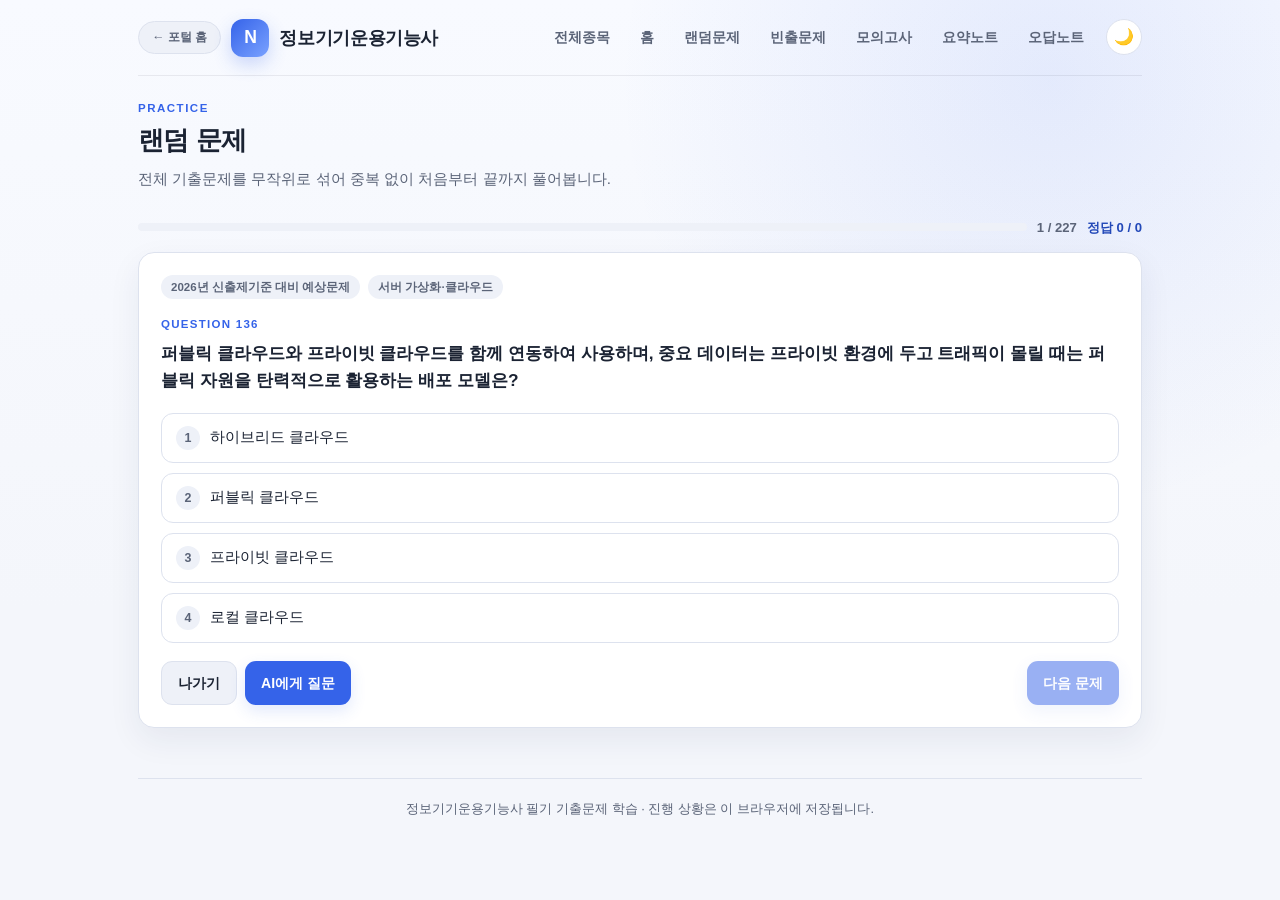
<file: infoeq/quiz.html>
<!doctype html>
<html lang="ko">
<head>
  <meta charset="UTF-8" />
  <meta name="viewport" content="width=device-width, initial-scale=1.0" />
  <meta name="description" content="정보기기운용기능사 필기 기출문제 풀이" />
  <title>문제 풀기 · 정보기기운용기능사</title>
  <link rel="stylesheet" href="css/style.css?v=20260913-1" />
  <script>(function(){try{var t=localStorage.getItem("theme");if(t==="light"||t==="dark")document.documentElement.setAttribute("data-theme",t);}catch(e){}})();</script>
</head>
<body>
  <div class="wrap">
    <header class="site-header">
      <div style="display:flex; align-items:center; gap:10px; flex-wrap:wrap;">
        <a href="../index.html" class="portal-back-btn" title="4종 기능사 학습관 메인으로 이동">← 포털 홈</a>
        <a class="brand" href="index.html"><span class="logo">N</span><span>정보기기운용기능사</span></a>
      </div>
      <div class="header-actions">
        <nav class="top-nav" aria-label="주요 메뉴">
          <a href="../index.html">전체종목</a>
          <a href="index.html">홈</a>
          <a href="quiz.html?mode=random">랜덤문제</a>
          <a href="quiz.html?mode=frequent">빈출문제</a>
          <a href="quiz.html?mode=round">모의고사</a>
          <a href="summary.html">요약노트</a>
          <a href="quiz.html?mode=wrong">오답노트</a>
        </nav>
        <button id="themeToggle" class="theme-toggle" type="button" aria-label="테마 전환">🌙</button>
      </div>
    </header>

    <main>
      <div class="hero quiz-hero">
        <div>
          <span class="eyebrow">PRACTICE</span>
          <h1 id="modeTitle">문제 풀기</h1>
          <p id="modeDesc"></p>
        </div>
        <div id="timerCard" class="timer-card" hidden aria-live="polite">
          <span>남은 시간</span>
          <strong id="timerText">60:00</strong>
        </div>
      </div>

      <div id="roundControls" class="round-controls" hidden>
        <label for="roundSelect">응시할 회차</label>
        <select id="roundSelect" class="round-select"></select>
        <button id="startRoundBtn" class="btn" type="button">시험 시작</button>
        <span class="round-note">60문제 · 60분 · 제출 후 채점</span>
      </div>
      <div id="roundHistory" class="round-history" hidden></div>

      <div id="toolbar" class="quiz-toolbar" hidden>
        <div class="progress-bar" aria-hidden="true"><div id="progressBar"></div></div>
        <div id="progressText" class="toolbar-label"></div>
        <div id="scoreText" class="toolbar-score"></div>
      </div>

      <div id="examNavigator" class="exam-navigator" hidden>
        <div class="exam-navigator-head">
          <span>답안 현황</span>
          <span id="answerCount">0 / 60 답변</span>
        </div>
        <div id="questionMap" class="question-map"></div>
      </div>

      <div id="quizArea"></div>
      <div id="resultArea" hidden></div>
      <div id="emptyArea" hidden></div>
    </main>

    <footer class="site-footer">정보기기운용기능사 필기 기출문제 학습 · 진행 상황은 이 브라우저에 저장됩니다.</footer>
  </div>
  <script src="js/data.js"></script>
  <script src="js/theme.js"></script>
  <script src="js/quiz.js"></script>
</body>
</html>
</file>
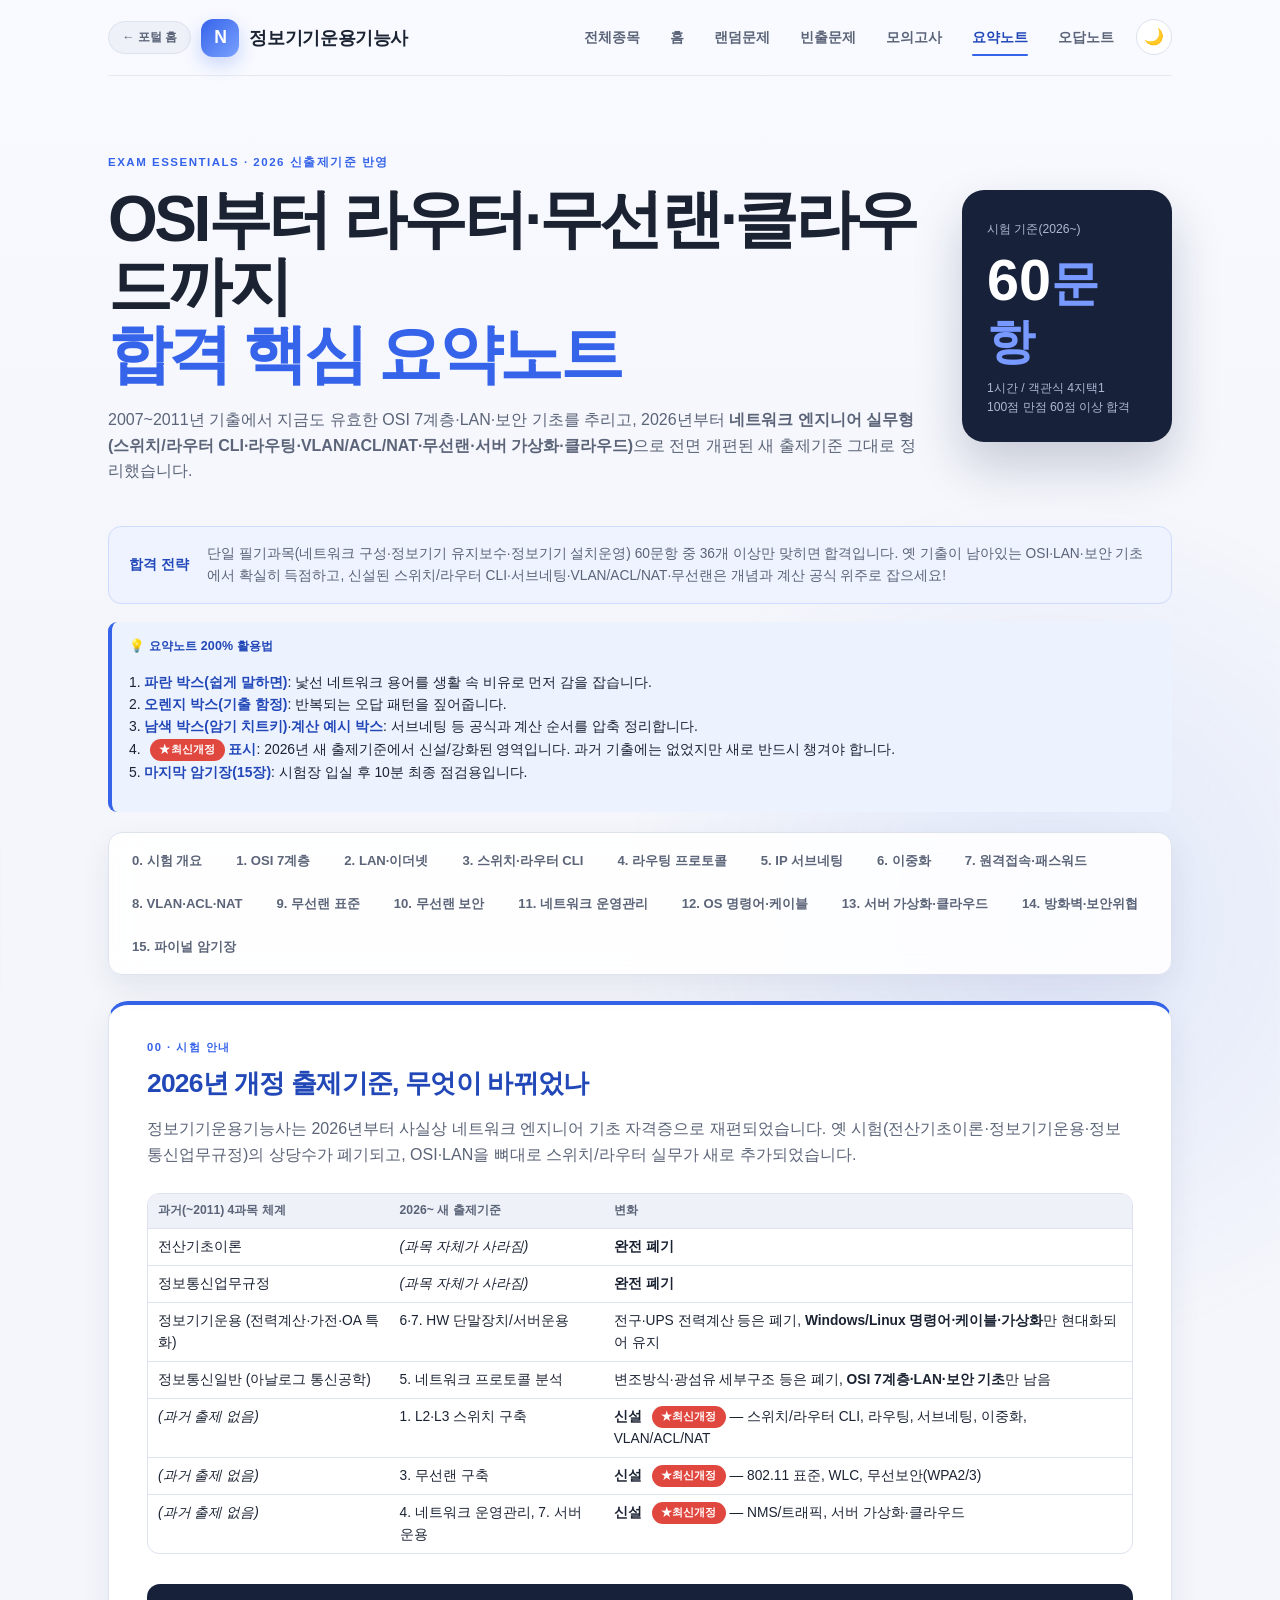
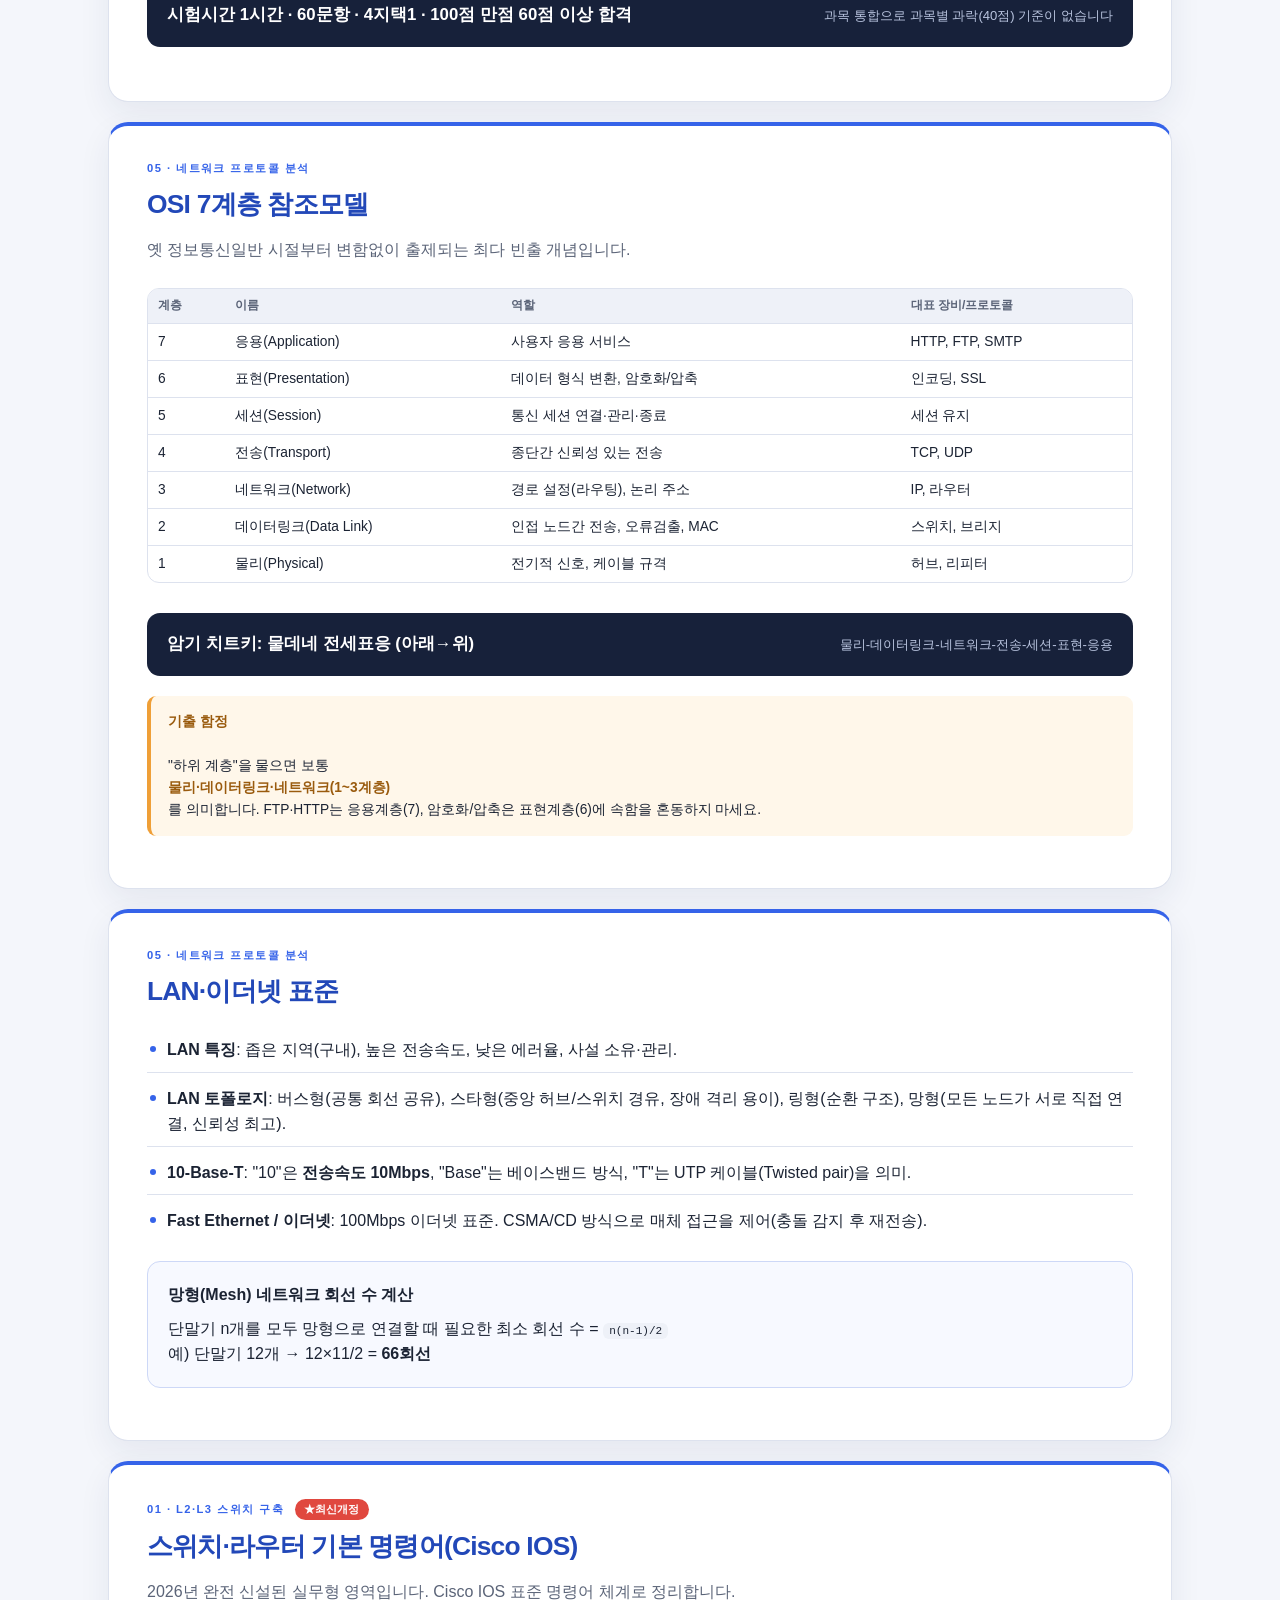
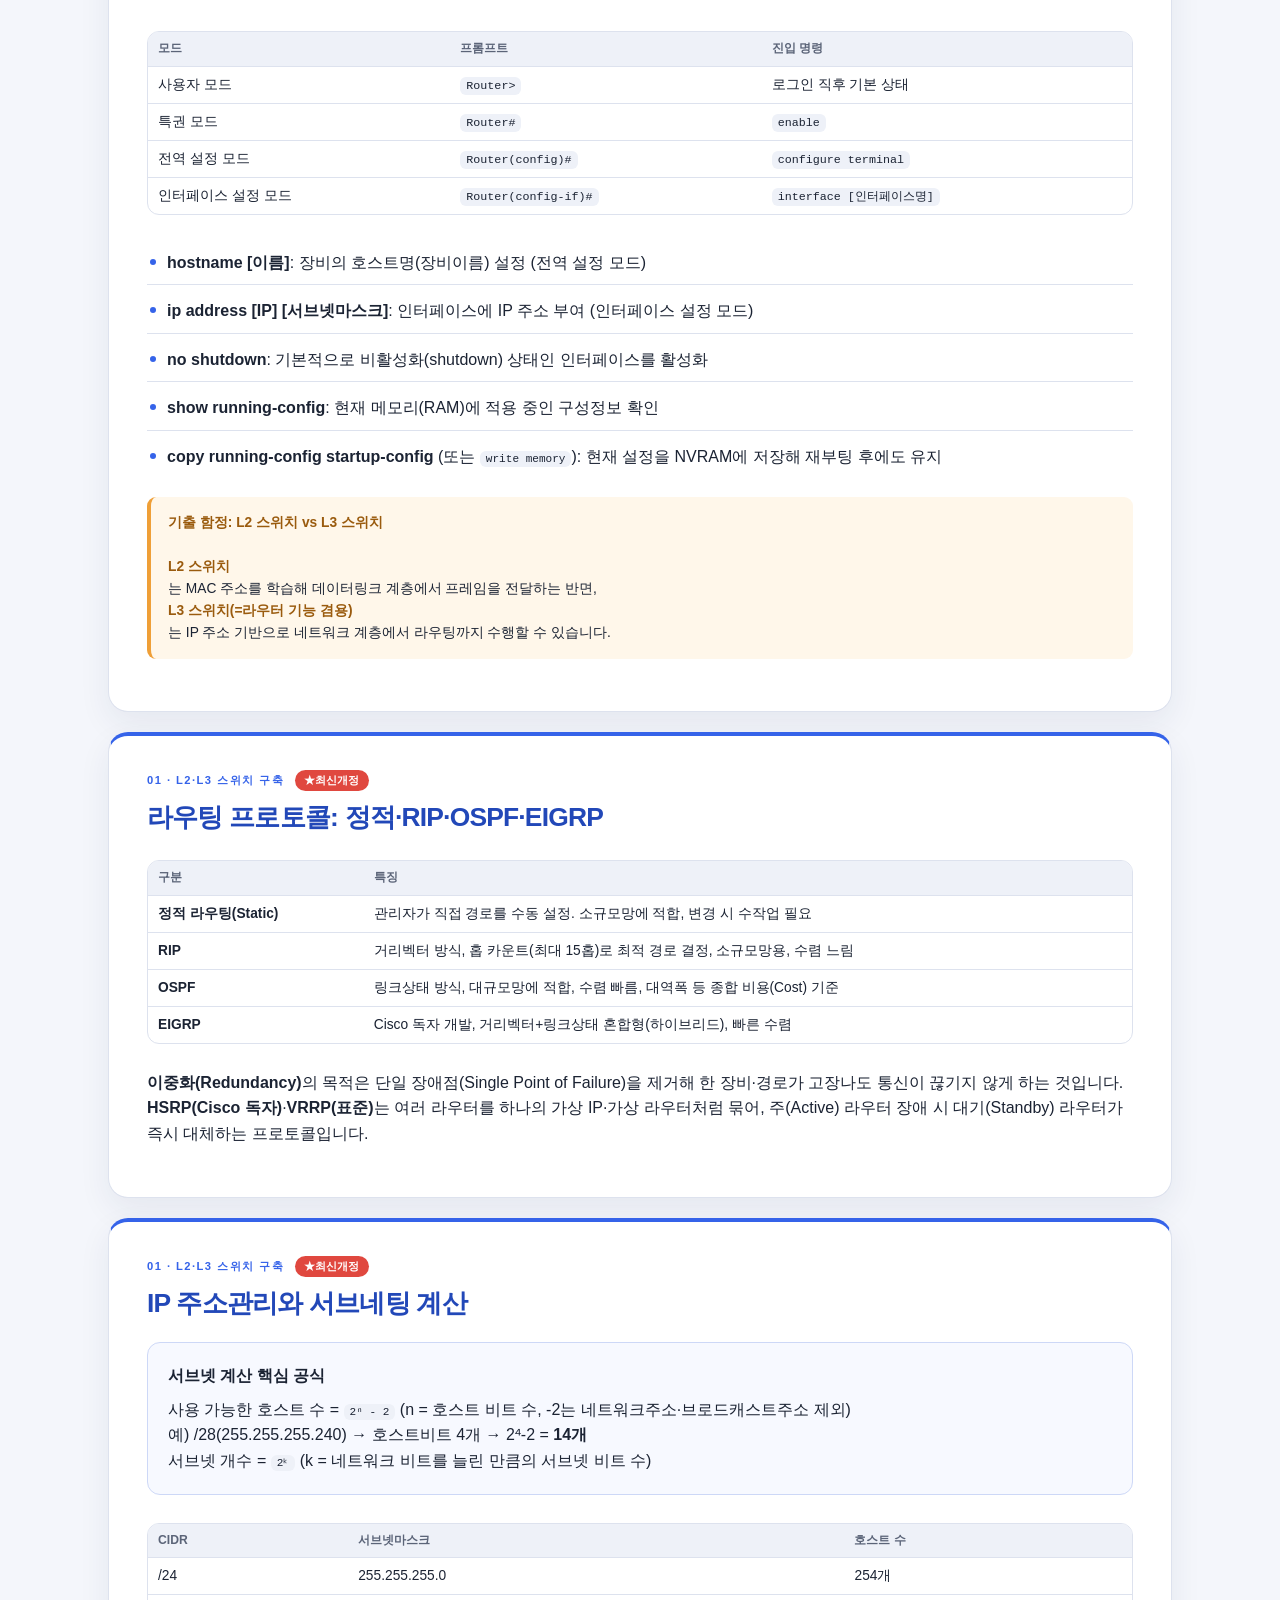
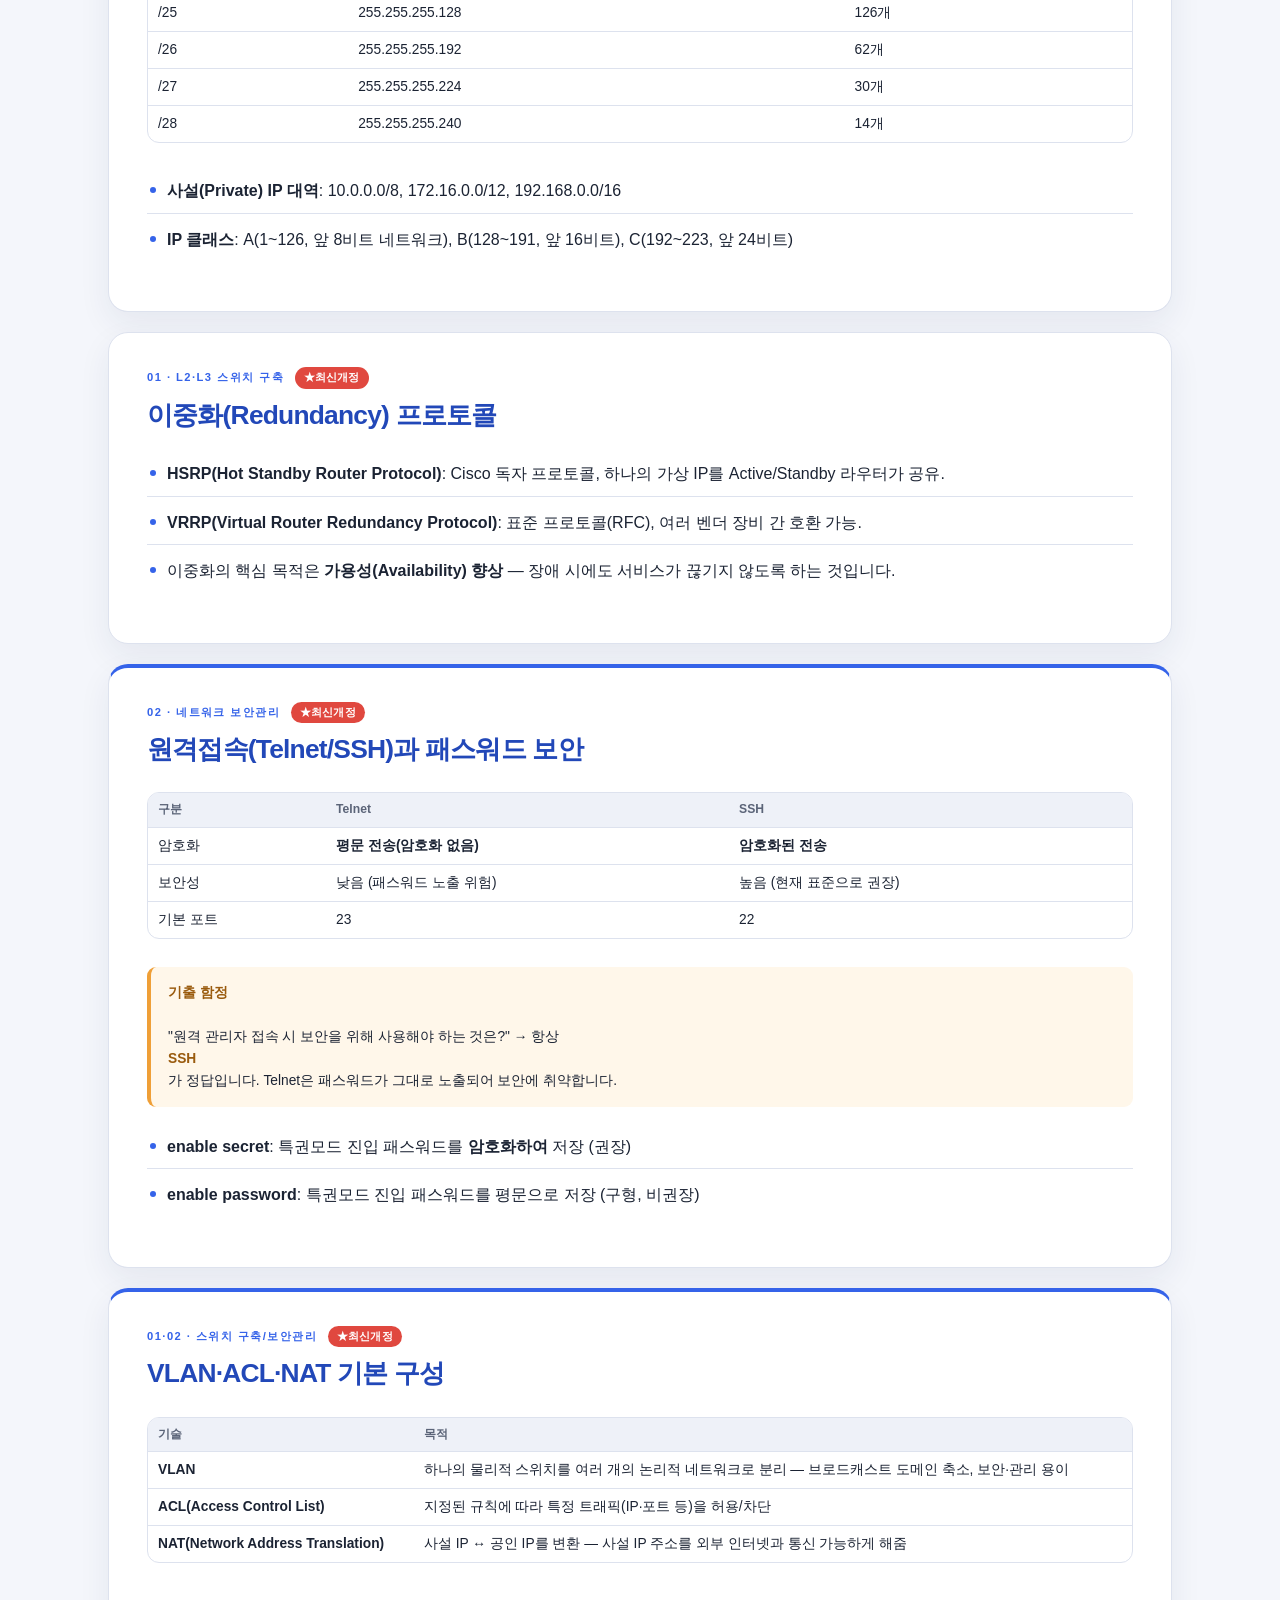
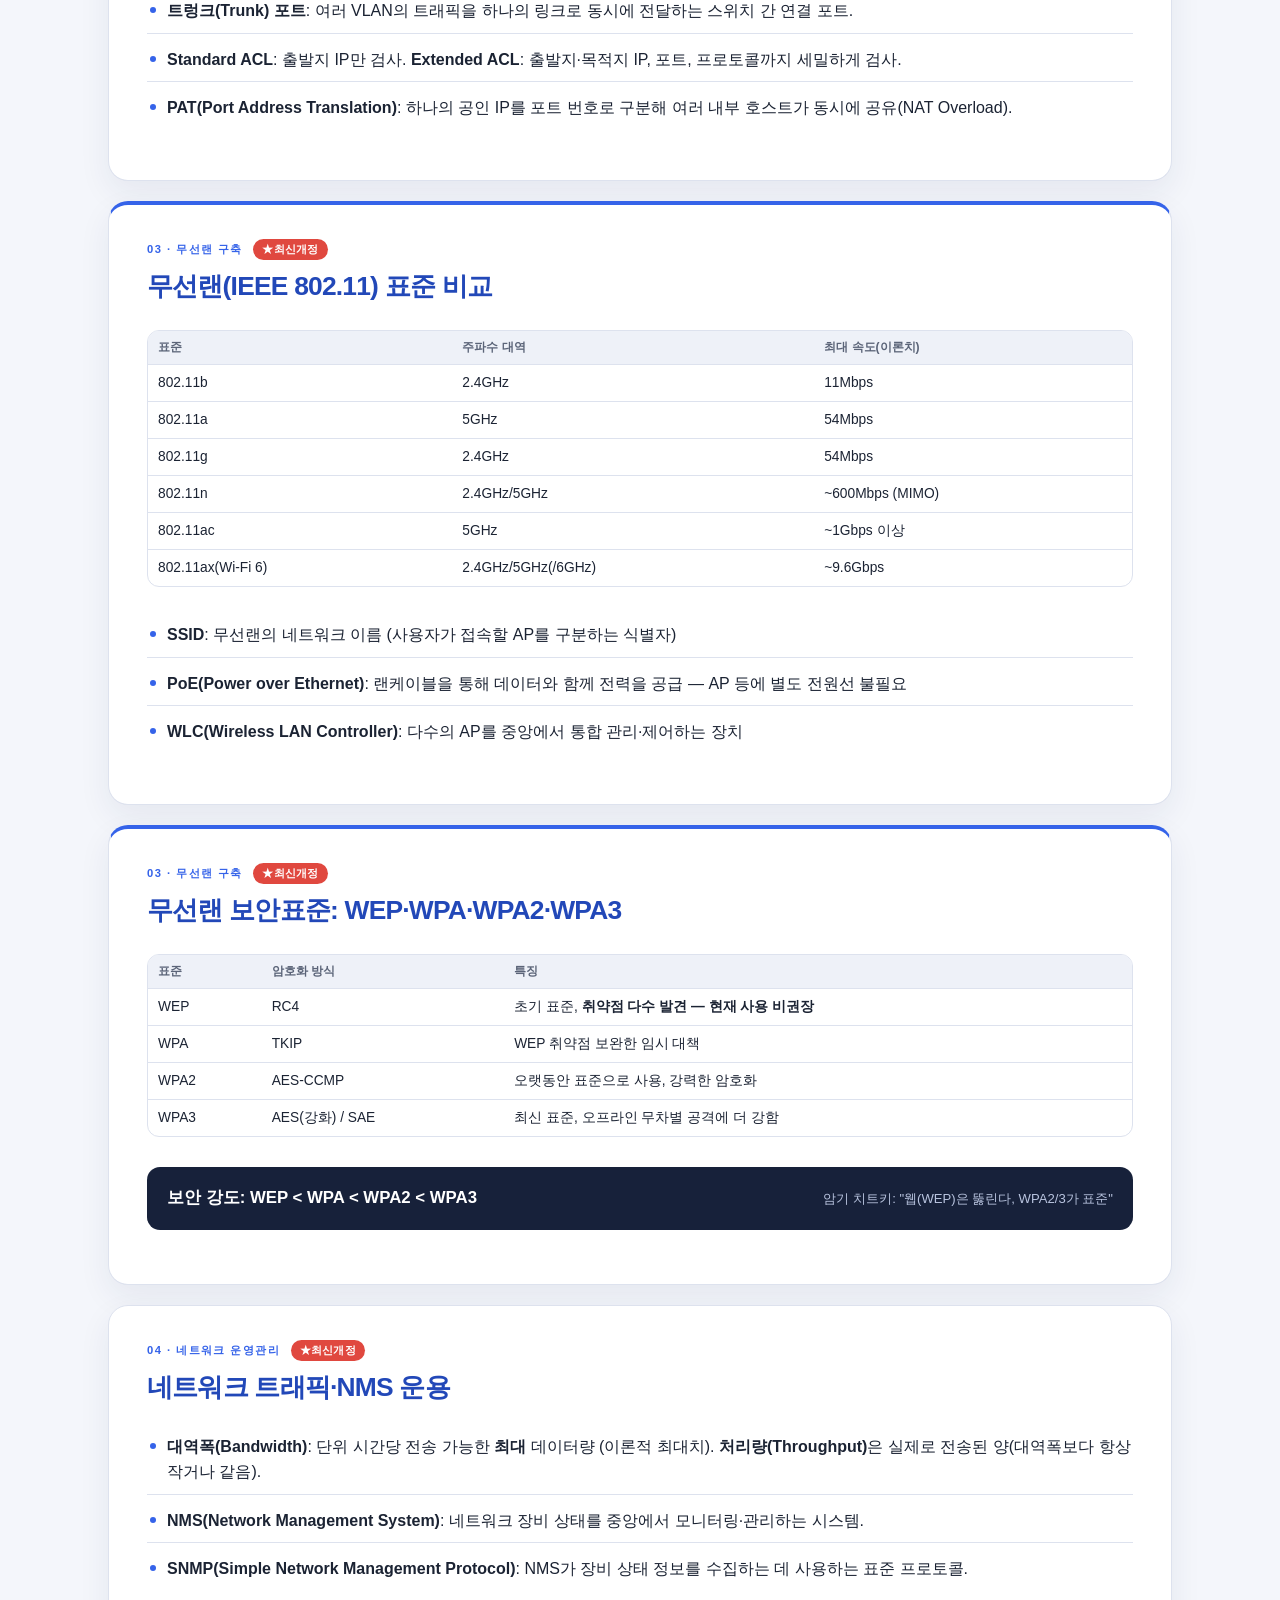
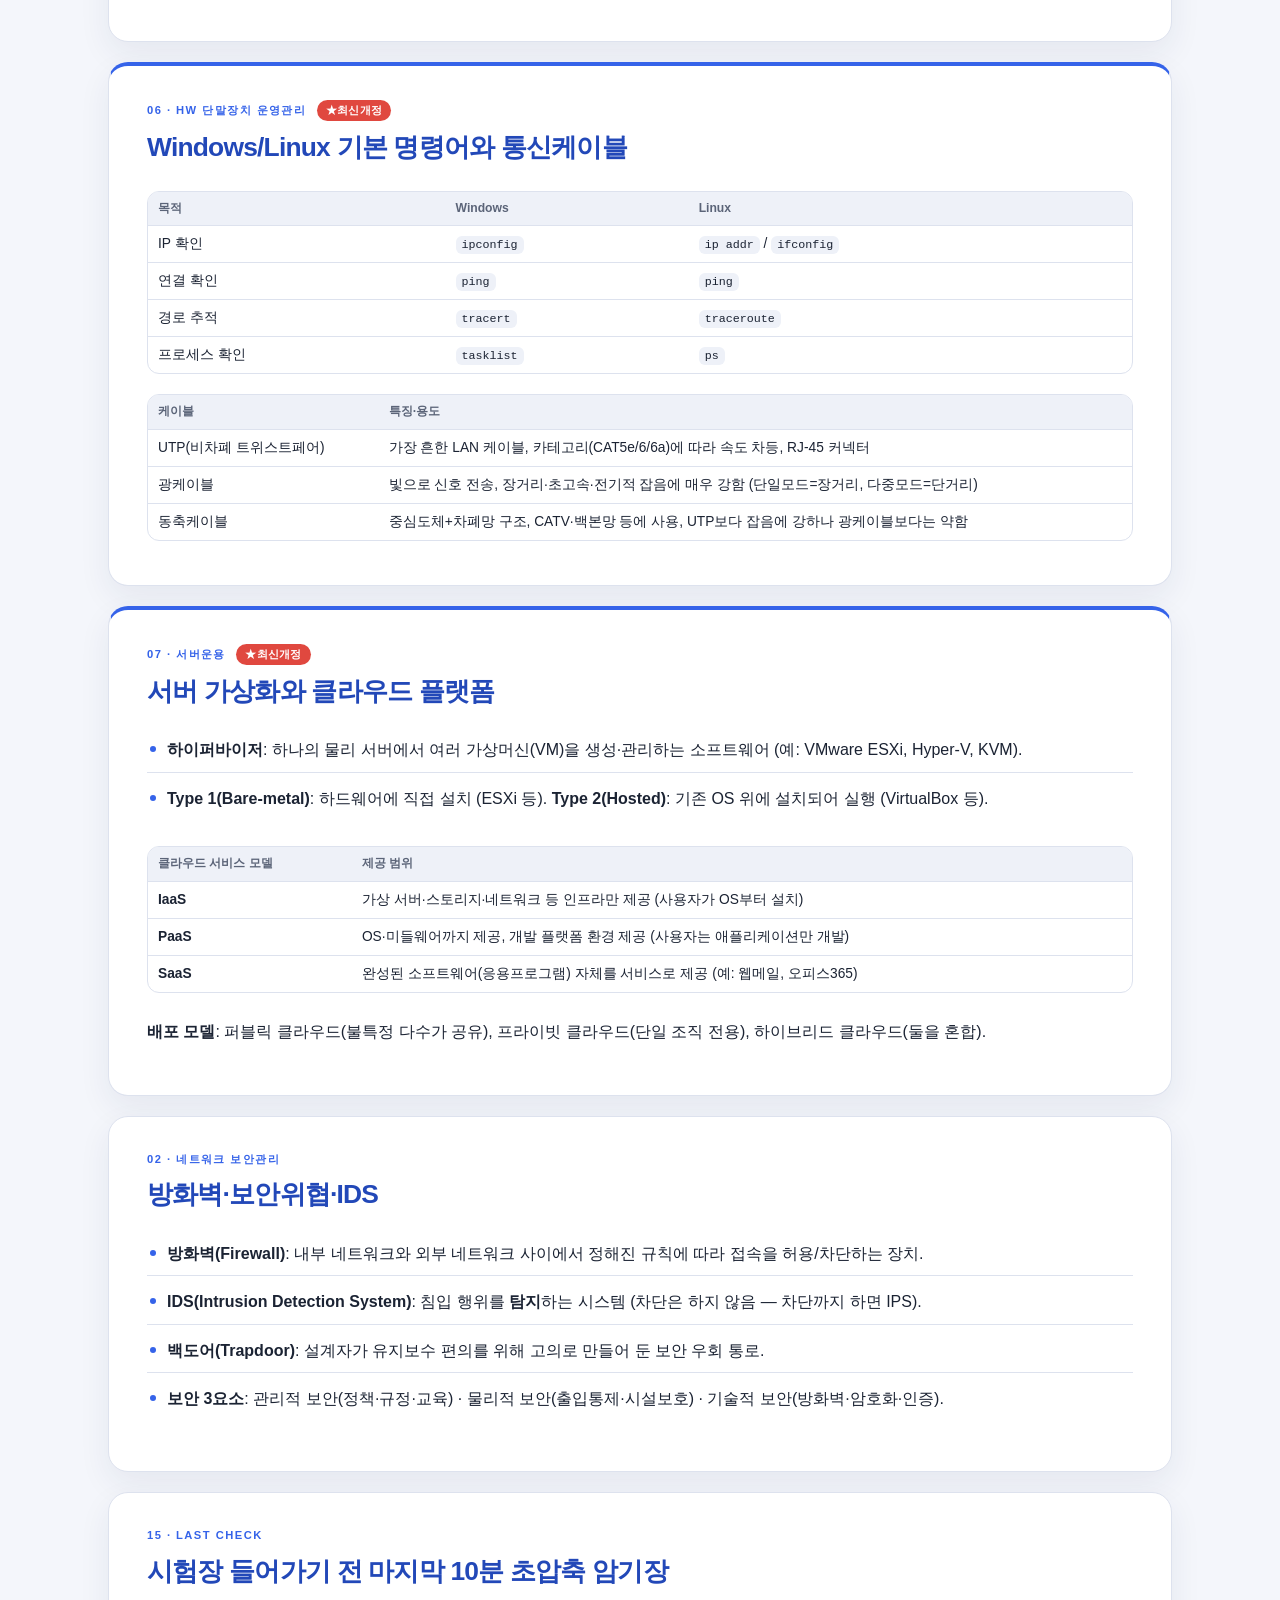
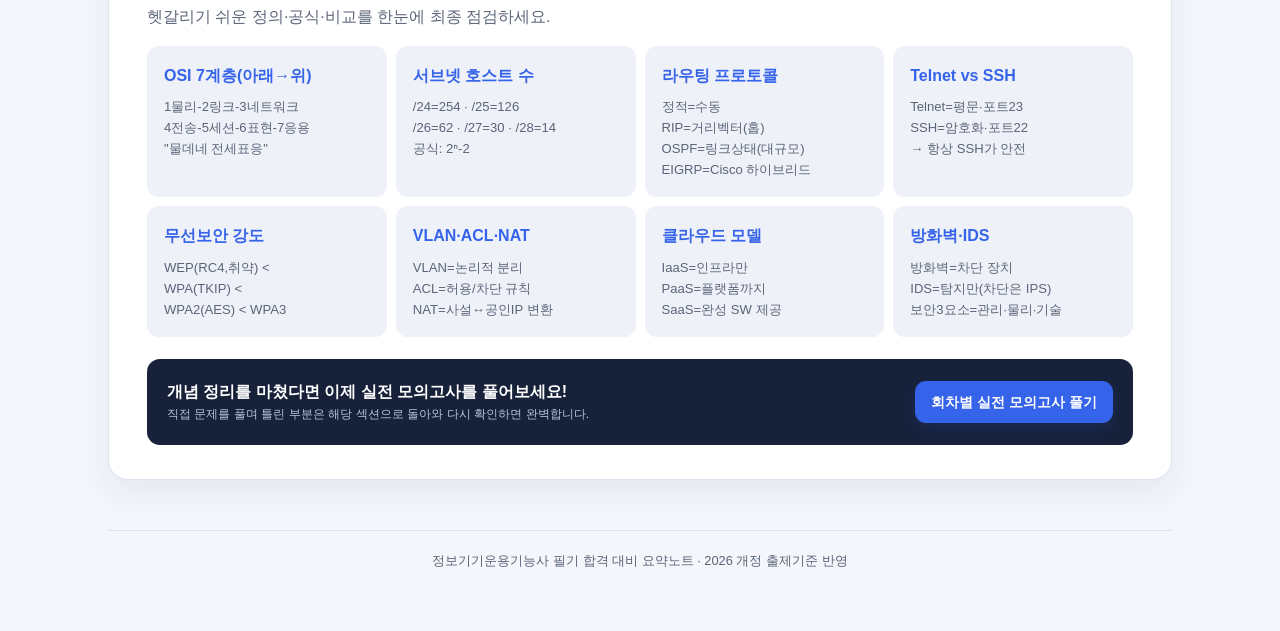
<file: infoeq/summary.html>
<!doctype html>
<html lang="ko">
<head>
  <meta charset="UTF-8" />
  <meta name="viewport" content="width=device-width, initial-scale=1.0" />
  <meta name="description" content="정보기기운용기능사 필기 합격 보장 핵심 요약노트 - 2026년 개정 출제기준(스위치·라우터·VLAN/ACL/NAT·무선랜·가상화) 완벽 반영" />
  <title>기출 핵심 요약노트 · 정보기기운용기능사</title>
  <link rel="stylesheet" href="css/style.css?v=20260913-1" />
  <script>(function(){try{var t=localStorage.getItem("theme");if(t==="light"||t==="dark")document.documentElement.setAttribute("data-theme",t);}catch(e){}})();</script>
</head>
<body>
  <div class="wrap summary-wrap">
    <header class="site-header">
      <div style="display:flex; align-items:center; gap:10px; flex-wrap:wrap;">
        <a href="../index.html" class="portal-back-btn" title="4종 기능사 학습관 메인으로 이동">← 포털 홈</a>
        <a class="brand" href="index.html"><span class="logo">N</span><span>정보기기운용기능사</span></a>
      </div>
      <div class="header-actions">
        <nav class="top-nav" aria-label="주요 메뉴">
          <a href="../index.html">전체종목</a>
          <a href="index.html">홈</a>
          <a href="quiz.html?mode=random">랜덤문제</a>
          <a href="quiz.html?mode=frequent">빈출문제</a>
          <a href="quiz.html?mode=round">모의고사</a>
          <a href="summary.html" class="active">요약노트</a>
          <a href="quiz.html?mode=wrong">오답노트</a>
        </nav>
        <button id="themeToggle" class="theme-toggle" type="button" aria-label="테마 전환">🌙</button>
      </div>
    </header>

    <main>
      <section class="summary-hero">
        <div>
          <span class="eyebrow">EXAM ESSENTIALS · 2026 신출제기준 반영</span>
          <h1>OSI부터 라우터·무선랜·클라우드까지<br /><em>합격 핵심 요약노트</em></h1>
          <p>2007~2011년 기출에서 지금도 유효한 OSI 7계층·LAN·보안 기초를 추리고, 2026년부터 <b>네트워크 엔지니어 실무형(스위치/라우터 CLI·라우팅·VLAN/ACL/NAT·무선랜·서버 가상화·클라우드)</b>으로 전면 개편된 새 출제기준 그대로 정리했습니다.</p>
        </div>
        <div class="summary-score-card">
          <span>시험 기준(2026~)</span>
          <strong>60<small>문항</small></strong>
          <p>1시간 / 객관식 4지택1<br />100점 만점 60점 이상 합격</p>
        </div>
      </section>

      <div class="summary-notice">
        <strong>합격 전략</strong>
        <span>단일 필기과목(네트워크 구성·정보기기 유지보수·정보기기 설치운영) 60문항 중 36개 이상만 맞히면 합격입니다. 옛 기출이 남아있는 OSI·LAN·보안 기초에서 확실히 득점하고, 신설된 스위치/라우터 CLI·서브네팅·VLAN/ACL/NAT·무선랜은 개념과 계산 공식 위주로 잡으세요!</span>
      </div>

      <div class="plain-box">
        <b class="pb-label">💡 요약노트 200% 활용법</b>
        <p>1. <b>파란 박스(쉽게 말하면)</b>: 낯선 네트워크 용어를 생활 속 비유로 먼저 감을 잡습니다.<br />
        2. <b>오렌지 박스(기출 함정)</b>: 반복되는 오답 패턴을 짚어줍니다.<br />
        3. <b>남색 박스(암기 치트키)</b>·<b>계산 예시 박스</b>: 서브네팅 등 공식과 계산 순서를 압축 정리합니다.<br />
        4. <b><span class="badge-new">★최신개정</span> 표시</b>: 2026년 새 출제기준에서 신설/강화된 영역입니다. 과거 기출에는 없었지만 새로 반드시 챙겨야 합니다.<br />
        5. <b>마지막 암기장(15장)</b>: 시험장 입실 후 10분 최종 점검용입니다.</p>
      </div>

      <!-- 상단 고정 목차 (TOC) -->
      <nav class="toc summary-toc" aria-label="요약노트 목차">
        <a href="#intro">0. 시험 개요</a>
        <a href="#osi">1. OSI 7계층</a>
        <a href="#lan">2. LAN·이더넷</a>
        <a href="#cli">3. 스위치·라우터 CLI</a>
        <a href="#routing">4. 라우팅 프로토콜</a>
        <a href="#subnet">5. IP 서브네팅</a>
        <a href="#redundancy">6. 이중화</a>
        <a href="#remote">7. 원격접속·패스워드</a>
        <a href="#vlan">8. VLAN·ACL·NAT</a>
        <a href="#wifi">9. 무선랜 표준</a>
        <a href="#wifisec">10. 무선랜 보안</a>
        <a href="#netops">11. 네트워크 운영관리</a>
        <a href="#terminal">12. OS 명령어·케이블</a>
        <a href="#virt">13. 서버 가상화·클라우드</a>
        <a href="#security">14. 방화벽·보안위협</a>
        <a href="#last">15. 파이널 암기장</a>
      </nav>

      <!-- 0. 시험 개요 -->
      <section class="summary-section high-yield" id="intro">
        <div class="section-kicker">00 · 시험 안내</div>
        <h2>2026년 개정 출제기준, 무엇이 바뀌었나</h2>
        <p class="lead">정보기기운용기능사는 2026년부터 사실상 네트워크 엔지니어 기초 자격증으로 재편되었습니다. 옛 시험(전산기초이론·정보기기운용·정보통신업무규정)의 상당수가 폐기되고, OSI·LAN을 뼈대로 스위치/라우터 실무가 새로 추가되었습니다.</p>

        <table>
          <thead>
            <tr><th>과거(~2011) 4과목 체계</th><th>2026~ 새 출제기준</th><th>변화</th></tr>
          </thead>
          <tbody>
            <tr><td>전산기초이론</td><td><em>(과목 자체가 사라짐)</em></td><td><b>완전 폐기</b></td></tr>
            <tr><td>정보통신업무규정</td><td><em>(과목 자체가 사라짐)</em></td><td><b>완전 폐기</b></td></tr>
            <tr><td>정보기기운용 (전력계산·가전·OA 특화)</td><td>6·7. HW 단말장치/서버운용</td><td>전구·UPS 전력계산 등은 폐기, <b>Windows/Linux 명령어·케이블·가상화</b>만 현대화되어 유지</td></tr>
            <tr><td>정보통신일반 (아날로그 통신공학)</td><td>5. 네트워크 프로토콜 분석</td><td>변조방식·광섬유 세부구조 등은 폐기, <b>OSI 7계층·LAN·보안 기초</b>만 남음</td></tr>
            <tr><td><em>(과거 출제 없음)</em></td><td>1. L2·L3 스위치 구축</td><td><b>신설 <span class="badge-new">★최신개정</span></b> — 스위치/라우터 CLI, 라우팅, 서브네팅, 이중화, VLAN/ACL/NAT</td></tr>
            <tr><td><em>(과거 출제 없음)</em></td><td>3. 무선랜 구축</td><td><b>신설 <span class="badge-new">★최신개정</span></b> — 802.11 표준, WLC, 무선보안(WPA2/3)</td></tr>
            <tr><td><em>(과거 출제 없음)</em></td><td>4. 네트워크 운영관리, 7. 서버운용</td><td><b>신설 <span class="badge-new">★최신개정</span></b> — NMS/트래픽, 서버 가상화·클라우드</td></tr>
          </tbody>
        </table>

        <div class="memory-box">
          <b>시험시간 1시간 · 60문항 · 4지택1 · 100점 만점 60점 이상 합격</b>
          <span>과목 통합으로 과목별 과락(40점) 기준이 없습니다</span>
        </div>
      </section>

      <!-- 1. OSI 7계층 -->
      <section class="summary-section high-yield" id="osi">
        <div class="section-kicker">05 · 네트워크 프로토콜 분석</div>
        <h2>OSI 7계층 참조모델</h2>
        <p class="lead">옛 정보통신일반 시절부터 변함없이 출제되는 최다 빈출 개념입니다.</p>

        <table>
          <thead><tr><th>계층</th><th>이름</th><th>역할</th><th>대표 장비/프로토콜</th></tr></thead>
          <tbody>
            <tr><td>7</td><td>응용(Application)</td><td>사용자 응용 서비스</td><td>HTTP, FTP, SMTP</td></tr>
            <tr><td>6</td><td>표현(Presentation)</td><td>데이터 형식 변환, 암호화/압축</td><td>인코딩, SSL</td></tr>
            <tr><td>5</td><td>세션(Session)</td><td>통신 세션 연결·관리·종료</td><td>세션 유지</td></tr>
            <tr><td>4</td><td>전송(Transport)</td><td>종단간 신뢰성 있는 전송</td><td>TCP, UDP</td></tr>
            <tr><td>3</td><td>네트워크(Network)</td><td>경로 설정(라우팅), 논리 주소</td><td>IP, 라우터</td></tr>
            <tr><td>2</td><td>데이터링크(Data Link)</td><td>인접 노드간 전송, 오류검출, MAC</td><td>스위치, 브리지</td></tr>
            <tr><td>1</td><td>물리(Physical)</td><td>전기적 신호, 케이블 규격</td><td>허브, 리피터</td></tr>
          </tbody>
        </table>

        <div class="memory-box">
          <b>암기 치트키: 물데네 전세표응 (아래→위)</b>
          <span>물리-데이터링크-네트워크-전송-세션-표현-응용</span>
        </div>

        <div class="exam-trap">
          <b>기출 함정</b><br />
          "하위 계층"을 물으면 보통 <b>물리·데이터링크·네트워크(1~3계층)</b>를 의미합니다. FTP·HTTP는 응용계층(7), 암호화/압축은 표현계층(6)에 속함을 혼동하지 마세요.
        </div>
      </section>

      <!-- 2. LAN·이더넷 -->
      <section class="summary-section high-yield" id="lan">
        <div class="section-kicker">05 · 네트워크 프로토콜 분석</div>
        <h2>LAN·이더넷 표준</h2>

        <ul class="key-list">
          <li><b>LAN 특징</b>: 좁은 지역(구내), 높은 전송속도, 낮은 에러율, 사설 소유·관리.</li>
          <li><b>LAN 토폴로지</b>: 버스형(공통 회선 공유), 스타형(중앙 허브/스위치 경유, 장애 격리 용이), 링형(순환 구조), 망형(모든 노드가 서로 직접 연결, 신뢰성 최고).</li>
          <li><b>10-Base-T</b>: "10"은 <b>전송속도 10Mbps</b>, "Base"는 베이스밴드 방식, "T"는 UTP 케이블(Twisted pair)을 의미.</li>
          <li><b>Fast Ethernet / 이더넷</b>: 100Mbps 이더넷 표준. CSMA/CD 방식으로 매체 접근을 제어(충돌 감지 후 재전송).</li>
        </ul>

        <div class="worked-example">
          <b>망형(Mesh) 네트워크 회선 수 계산</b>
          <p>단말기 n개를 모두 망형으로 연결할 때 필요한 최소 회선 수 = <code>n(n-1)/2</code><br />예) 단말기 12개 → 12×11/2 = <b>66회선</b></p>
        </div>
      </section>

      <!-- 3. 스위치·라우터 CLI -->
      <section class="summary-section high-yield" id="cli">
        <div class="section-kicker">01 · L2·L3 스위치 구축 <span class="badge-new">★최신개정</span></div>
        <h2>스위치·라우터 기본 명령어(Cisco IOS)</h2>
        <p class="lead">2026년 완전 신설된 실무형 영역입니다. Cisco IOS 표준 명령어 체계로 정리합니다.</p>

        <table>
          <thead><tr><th>모드</th><th>프롬프트</th><th>진입 명령</th></tr></thead>
          <tbody>
            <tr><td>사용자 모드</td><td><code>Router&gt;</code></td><td>로그인 직후 기본 상태</td></tr>
            <tr><td>특권 모드</td><td><code>Router#</code></td><td><code>enable</code></td></tr>
            <tr><td>전역 설정 모드</td><td><code>Router(config)#</code></td><td><code>configure terminal</code></td></tr>
            <tr><td>인터페이스 설정 모드</td><td><code>Router(config-if)#</code></td><td><code>interface [인터페이스명]</code></td></tr>
          </tbody>
        </table>

        <ul class="key-list">
          <li><b>hostname [이름]</b>: 장비의 호스트명(장비이름) 설정 (전역 설정 모드)</li>
          <li><b>ip address [IP] [서브넷마스크]</b>: 인터페이스에 IP 주소 부여 (인터페이스 설정 모드)</li>
          <li><b>no shutdown</b>: 기본적으로 비활성화(shutdown) 상태인 인터페이스를 활성화</li>
          <li><b>show running-config</b>: 현재 메모리(RAM)에 적용 중인 구성정보 확인</li>
          <li><b>copy running-config startup-config</b> (또는 <code>write memory</code>): 현재 설정을 NVRAM에 저장해 재부팅 후에도 유지</li>
        </ul>

        <div class="exam-trap">
          <b>기출 함정: L2 스위치 vs L3 스위치</b><br />
          <b>L2 스위치</b>는 MAC 주소를 학습해 데이터링크 계층에서 프레임을 전달하는 반면, <b>L3 스위치(=라우터 기능 겸용)</b>는 IP 주소 기반으로 네트워크 계층에서 라우팅까지 수행할 수 있습니다.
        </div>
      </section>

      <!-- 4. 라우팅 프로토콜 -->
      <section class="summary-section high-yield" id="routing">
        <div class="section-kicker">01 · L2·L3 스위치 구축 <span class="badge-new">★최신개정</span></div>
        <h2>라우팅 프로토콜: 정적·RIP·OSPF·EIGRP</h2>

        <table>
          <thead><tr><th>구분</th><th>특징</th></tr></thead>
          <tbody>
            <tr><td><b>정적 라우팅(Static)</b></td><td>관리자가 직접 경로를 수동 설정. 소규모망에 적합, 변경 시 수작업 필요</td></tr>
            <tr><td><b>RIP</b></td><td>거리벡터 방식, 홉 카운트(최대 15홉)로 최적 경로 결정, 소규모망용, 수렴 느림</td></tr>
            <tr><td><b>OSPF</b></td><td>링크상태 방식, 대규모망에 적합, 수렴 빠름, 대역폭 등 종합 비용(Cost) 기준</td></tr>
            <tr><td><b>EIGRP</b></td><td>Cisco 독자 개발, 거리벡터+링크상태 혼합형(하이브리드), 빠른 수렴</td></tr>
          </tbody>
        </table>

        <p><b>이중화(Redundancy)</b>의 목적은 단일 장애점(Single Point of Failure)을 제거해 한 장비·경로가 고장나도 통신이 끊기지 않게 하는 것입니다. <b>HSRP(Cisco 독자)</b>·<b>VRRP(표준)</b>는 여러 라우터를 하나의 가상 IP·가상 라우터처럼 묶어, 주(Active) 라우터 장애 시 대기(Standby) 라우터가 즉시 대체하는 프로토콜입니다.</p>
      </section>

      <!-- 5. IP 서브네팅 -->
      <section class="summary-section high-yield" id="subnet">
        <div class="section-kicker">01 · L2·L3 스위치 구축 <span class="badge-new">★최신개정</span></div>
        <h2>IP 주소관리와 서브네팅 계산</h2>

        <div class="worked-example">
          <b>서브넷 계산 핵심 공식</b>
          <p>
            사용 가능한 호스트 수 = <code>2ⁿ - 2</code> (n = 호스트 비트 수, -2는 네트워크주소·브로드캐스트주소 제외)<br />
            예) /28(255.255.255.240) → 호스트비트 4개 → 2⁴-2 = <b>14개</b><br />
            서브넷 개수 = <code>2ᵏ</code> (k = 네트워크 비트를 늘린 만큼의 서브넷 비트 수)
          </p>
        </div>

        <table>
          <thead><tr><th>CIDR</th><th>서브넷마스크</th><th>호스트 수</th></tr></thead>
          <tbody>
            <tr><td>/24</td><td>255.255.255.0</td><td>254개</td></tr>
            <tr><td>/25</td><td>255.255.255.128</td><td>126개</td></tr>
            <tr><td>/26</td><td>255.255.255.192</td><td>62개</td></tr>
            <tr><td>/27</td><td>255.255.255.224</td><td>30개</td></tr>
            <tr><td>/28</td><td>255.255.255.240</td><td>14개</td></tr>
          </tbody>
        </table>

        <ul class="key-list">
          <li><b>사설(Private) IP 대역</b>: 10.0.0.0/8, 172.16.0.0/12, 192.168.0.0/16</li>
          <li><b>IP 클래스</b>: A(1~126, 앞 8비트 네트워크), B(128~191, 앞 16비트), C(192~223, 앞 24비트)</li>
        </ul>
      </section>

      <!-- 6. 이중화 -->
      <section class="summary-section" id="redundancy">
        <div class="section-kicker">01 · L2·L3 스위치 구축 <span class="badge-new">★최신개정</span></div>
        <h2>이중화(Redundancy) 프로토콜</h2>
        <ul class="key-list">
          <li><b>HSRP(Hot Standby Router Protocol)</b>: Cisco 독자 프로토콜, 하나의 가상 IP를 Active/Standby 라우터가 공유.</li>
          <li><b>VRRP(Virtual Router Redundancy Protocol)</b>: 표준 프로토콜(RFC), 여러 벤더 장비 간 호환 가능.</li>
          <li>이중화의 핵심 목적은 <b>가용성(Availability) 향상</b> — 장애 시에도 서비스가 끊기지 않도록 하는 것입니다.</li>
        </ul>
      </section>

      <!-- 7. 원격접속·패스워드 -->
      <section class="summary-section high-yield" id="remote">
        <div class="section-kicker">02 · 네트워크 보안관리 <span class="badge-new">★최신개정</span></div>
        <h2>원격접속(Telnet/SSH)과 패스워드 보안</h2>

        <table>
          <thead><tr><th>구분</th><th>Telnet</th><th>SSH</th></tr></thead>
          <tbody>
            <tr><td>암호화</td><td><b>평문 전송(암호화 없음)</b></td><td><b>암호화된 전송</b></td></tr>
            <tr><td>보안성</td><td>낮음 (패스워드 노출 위험)</td><td>높음 (현재 표준으로 권장)</td></tr>
            <tr><td>기본 포트</td><td>23</td><td>22</td></tr>
          </tbody>
        </table>

        <div class="exam-trap">
          <b>기출 함정</b><br />
          "원격 관리자 접속 시 보안을 위해 사용해야 하는 것은?" → 항상 <b>SSH</b>가 정답입니다. Telnet은 패스워드가 그대로 노출되어 보안에 취약합니다.
        </div>

        <ul class="key-list">
          <li><b>enable secret</b>: 특권모드 진입 패스워드를 <b>암호화하여</b> 저장 (권장)</li>
          <li><b>enable password</b>: 특권모드 진입 패스워드를 평문으로 저장 (구형, 비권장)</li>
        </ul>
      </section>

      <!-- 8. VLAN·ACL·NAT -->
      <section class="summary-section high-yield" id="vlan">
        <div class="section-kicker">01·02 · 스위치 구축/보안관리 <span class="badge-new">★최신개정</span></div>
        <h2>VLAN·ACL·NAT 기본 구성</h2>

        <table>
          <thead><tr><th>기술</th><th>목적</th></tr></thead>
          <tbody>
            <tr><td><b>VLAN</b></td><td>하나의 물리적 스위치를 여러 개의 논리적 네트워크로 분리 — 브로드캐스트 도메인 축소, 보안·관리 용이</td></tr>
            <tr><td><b>ACL(Access Control List)</b></td><td>지정된 규칙에 따라 특정 트래픽(IP·포트 등)을 허용/차단</td></tr>
            <tr><td><b>NAT(Network Address Translation)</b></td><td>사설 IP ↔ 공인 IP를 변환 — 사설 IP 주소를 외부 인터넷과 통신 가능하게 해줌</td></tr>
          </tbody>
        </table>

        <ul class="key-list">
          <li><b>트렁크(Trunk) 포트</b>: 여러 VLAN의 트래픽을 하나의 링크로 동시에 전달하는 스위치 간 연결 포트.</li>
          <li><b>Standard ACL</b>: 출발지 IP만 검사. <b>Extended ACL</b>: 출발지·목적지 IP, 포트, 프로토콜까지 세밀하게 검사.</li>
          <li><b>PAT(Port Address Translation)</b>: 하나의 공인 IP를 포트 번호로 구분해 여러 내부 호스트가 동시에 공유(NAT Overload).</li>
        </ul>
      </section>

      <!-- 9. 무선랜 표준 -->
      <section class="summary-section high-yield" id="wifi">
        <div class="section-kicker">03 · 무선랜 구축 <span class="badge-new">★최신개정</span></div>
        <h2>무선랜(IEEE 802.11) 표준 비교</h2>

        <table>
          <thead><tr><th>표준</th><th>주파수 대역</th><th>최대 속도(이론치)</th></tr></thead>
          <tbody>
            <tr><td>802.11b</td><td>2.4GHz</td><td>11Mbps</td></tr>
            <tr><td>802.11a</td><td>5GHz</td><td>54Mbps</td></tr>
            <tr><td>802.11g</td><td>2.4GHz</td><td>54Mbps</td></tr>
            <tr><td>802.11n</td><td>2.4GHz/5GHz</td><td>~600Mbps (MIMO)</td></tr>
            <tr><td>802.11ac</td><td>5GHz</td><td>~1Gbps 이상</td></tr>
            <tr><td>802.11ax(Wi-Fi 6)</td><td>2.4GHz/5GHz(/6GHz)</td><td>~9.6Gbps</td></tr>
          </tbody>
        </table>

        <ul class="key-list">
          <li><b>SSID</b>: 무선랜의 네트워크 이름 (사용자가 접속할 AP를 구분하는 식별자)</li>
          <li><b>PoE(Power over Ethernet)</b>: 랜케이블을 통해 데이터와 함께 전력을 공급 — AP 등에 별도 전원선 불필요</li>
          <li><b>WLC(Wireless LAN Controller)</b>: 다수의 AP를 중앙에서 통합 관리·제어하는 장치</li>
        </ul>
      </section>

      <!-- 10. 무선랜 보안 -->
      <section class="summary-section high-yield" id="wifisec">
        <div class="section-kicker">03 · 무선랜 구축 <span class="badge-new">★최신개정</span></div>
        <h2>무선랜 보안표준: WEP·WPA·WPA2·WPA3</h2>

        <table>
          <thead><tr><th>표준</th><th>암호화 방식</th><th>특징</th></tr></thead>
          <tbody>
            <tr><td>WEP</td><td>RC4</td><td>초기 표준, <b>취약점 다수 발견 — 현재 사용 비권장</b></td></tr>
            <tr><td>WPA</td><td>TKIP</td><td>WEP 취약점 보완한 임시 대책</td></tr>
            <tr><td>WPA2</td><td>AES-CCMP</td><td>오랫동안 표준으로 사용, 강력한 암호화</td></tr>
            <tr><td>WPA3</td><td>AES(강화) / SAE</td><td>최신 표준, 오프라인 무차별 공격에 더 강함</td></tr>
          </tbody>
        </table>

        <div class="memory-box">
          <b>보안 강도: WEP &lt; WPA &lt; WPA2 &lt; WPA3</b>
          <span>암기 치트키: "웹(WEP)은 뚫린다, WPA2/3가 표준"</span>
        </div>
      </section>

      <!-- 11. 네트워크 운영관리 -->
      <section class="summary-section" id="netops">
        <div class="section-kicker">04 · 네트워크 운영관리 <span class="badge-new">★최신개정</span></div>
        <h2>네트워크 트래픽·NMS 운용</h2>
        <ul class="key-list">
          <li><b>대역폭(Bandwidth)</b>: 단위 시간당 전송 가능한 <b>최대</b> 데이터량 (이론적 최대치). <b>처리량(Throughput)</b>은 실제로 전송된 양(대역폭보다 항상 작거나 같음).</li>
          <li><b>NMS(Network Management System)</b>: 네트워크 장비 상태를 중앙에서 모니터링·관리하는 시스템.</li>
          <li><b>SNMP(Simple Network Management Protocol)</b>: NMS가 장비 상태 정보를 수집하는 데 사용하는 표준 프로토콜.</li>
        </ul>
      </section>

      <!-- 12. OS 명령어·케이블 -->
      <section class="summary-section high-yield" id="terminal">
        <div class="section-kicker">06 · HW 단말장치 운영관리 <span class="badge-new">★최신개정</span></div>
        <h2>Windows/Linux 기본 명령어와 통신케이블</h2>

        <table>
          <thead><tr><th>목적</th><th>Windows</th><th>Linux</th></tr></thead>
          <tbody>
            <tr><td>IP 확인</td><td><code>ipconfig</code></td><td><code>ip addr</code> / <code>ifconfig</code></td></tr>
            <tr><td>연결 확인</td><td><code>ping</code></td><td><code>ping</code></td></tr>
            <tr><td>경로 추적</td><td><code>tracert</code></td><td><code>traceroute</code></td></tr>
            <tr><td>프로세스 확인</td><td><code>tasklist</code></td><td><code>ps</code></td></tr>
          </tbody>
        </table>

        <table>
          <thead><tr><th>케이블</th><th>특징·용도</th></tr></thead>
          <tbody>
            <tr><td>UTP(비차폐 트위스트페어)</td><td>가장 흔한 LAN 케이블, 카테고리(CAT5e/6/6a)에 따라 속도 차등, RJ-45 커넥터</td></tr>
            <tr><td>광케이블</td><td>빛으로 신호 전송, 장거리·초고속·전기적 잡음에 매우 강함 (단일모드=장거리, 다중모드=단거리)</td></tr>
            <tr><td>동축케이블</td><td>중심도체+차폐망 구조, CATV·백본망 등에 사용, UTP보다 잡음에 강하나 광케이블보다는 약함</td></tr>
          </tbody>
        </table>
      </section>

      <!-- 13. 서버 가상화·클라우드 -->
      <section class="summary-section high-yield" id="virt">
        <div class="section-kicker">07 · 서버운용 <span class="badge-new">★최신개정</span></div>
        <h2>서버 가상화와 클라우드 플랫폼</h2>

        <ul class="key-list">
          <li><b>하이퍼바이저</b>: 하나의 물리 서버에서 여러 가상머신(VM)을 생성·관리하는 소프트웨어 (예: VMware ESXi, Hyper-V, KVM).</li>
          <li><b>Type 1(Bare-metal)</b>: 하드웨어에 직접 설치 (ESXi 등). <b>Type 2(Hosted)</b>: 기존 OS 위에 설치되어 실행 (VirtualBox 등).</li>
        </ul>

        <table>
          <thead><tr><th>클라우드 서비스 모델</th><th>제공 범위</th></tr></thead>
          <tbody>
            <tr><td><b>IaaS</b></td><td>가상 서버·스토리지·네트워크 등 인프라만 제공 (사용자가 OS부터 설치)</td></tr>
            <tr><td><b>PaaS</b></td><td>OS·미들웨어까지 제공, 개발 플랫폼 환경 제공 (사용자는 애플리케이션만 개발)</td></tr>
            <tr><td><b>SaaS</b></td><td>완성된 소프트웨어(응용프로그램) 자체를 서비스로 제공 (예: 웹메일, 오피스365)</td></tr>
          </tbody>
        </table>

        <p><b>배포 모델</b>: 퍼블릭 클라우드(불특정 다수가 공유), 프라이빗 클라우드(단일 조직 전용), 하이브리드 클라우드(둘을 혼합).</p>
      </section>

      <!-- 14. 방화벽·보안위협 -->
      <section class="summary-section" id="security">
        <div class="section-kicker">02 · 네트워크 보안관리</div>
        <h2>방화벽·보안위협·IDS</h2>
        <ul class="key-list">
          <li><b>방화벽(Firewall)</b>: 내부 네트워크와 외부 네트워크 사이에서 정해진 규칙에 따라 접속을 허용/차단하는 장치.</li>
          <li><b>IDS(Intrusion Detection System)</b>: 침입 행위를 <b>탐지</b>하는 시스템 (차단은 하지 않음 — 차단까지 하면 IPS).</li>
          <li><b>백도어(Trapdoor)</b>: 설계자가 유지보수 편의를 위해 고의로 만들어 둔 보안 우회 통로.</li>
          <li><b>보안 3요소</b>: 관리적 보안(정책·규정·교육) · 물리적 보안(출입통제·시설보호) · 기술적 보안(방화벽·암호화·인증).</li>
        </ul>
      </section>

      <!-- 15. 파이널 암기장 -->
      <section class="summary-section final-sheet" id="last">
        <div class="section-kicker">15 · LAST CHECK</div>
        <h2>시험장 들어가기 전 마지막 10분 초압축 암기장</h2>
        <p class="lead">헷갈리기 쉬운 정의·공식·비교를 한눈에 최종 점검하세요.</p>

        <div class="last-grid">
          <div>
            <b>OSI 7계층(아래→위)</b>
            <p>1물리-2링크-3네트워크<br />4전송-5세션-6표현-7응용<br />"물데네 전세표응"</p>
          </div>
          <div>
            <b>서브넷 호스트 수</b>
            <p>/24=254 · /25=126<br />/26=62 · /27=30 · /28=14<br />공식: 2ⁿ-2</p>
          </div>
          <div>
            <b>라우팅 프로토콜</b>
            <p>정적=수동<br />RIP=거리벡터(홉)<br />OSPF=링크상태(대규모)<br />EIGRP=Cisco 하이브리드</p>
          </div>
          <div>
            <b>Telnet vs SSH</b>
            <p>Telnet=평문·포트23<br />SSH=암호화·포트22<br />→ 항상 SSH가 안전</p>
          </div>
          <div>
            <b>무선보안 강도</b>
            <p>WEP(RC4,취약) &lt;<br />WPA(TKIP) &lt;<br />WPA2(AES) &lt; WPA3</p>
          </div>
          <div>
            <b>VLAN·ACL·NAT</b>
            <p>VLAN=논리적 분리<br />ACL=허용/차단 규칙<br />NAT=사설↔공인IP 변환</p>
          </div>
          <div>
            <b>클라우드 모델</b>
            <p>IaaS=인프라만<br />PaaS=플랫폼까지<br />SaaS=완성 SW 제공</p>
          </div>
          <div>
            <b>방화벽·IDS</b>
            <p>방화벽=차단 장치<br />IDS=탐지만(차단은 IPS)<br />보안3요소=관리·물리·기술</p>
          </div>
        </div>

        <div class="final-cta">
          <div>
            <b>개념 정리를 마쳤다면 이제 실전 모의고사를 풀어보세요!</b>
            <span>직접 문제를 풀며 틀린 부분은 해당 섹션으로 돌아와 다시 확인하면 완벽합니다.</span>
          </div>
          <a class="btn" href="quiz.html?mode=round">회차별 실전 모의고사 풀기</a>
        </div>
      </section>
    </main>

    <footer class="site-footer">
      정보기기운용기능사 필기 합격 대비 요약노트 · 2026 개정 출제기준 반영
    </footer>
  </div>

  <script src="js/theme.js"></script>
  <script src="js/summary-footnotes.js" defer></script>
</body>
</html>
</file>
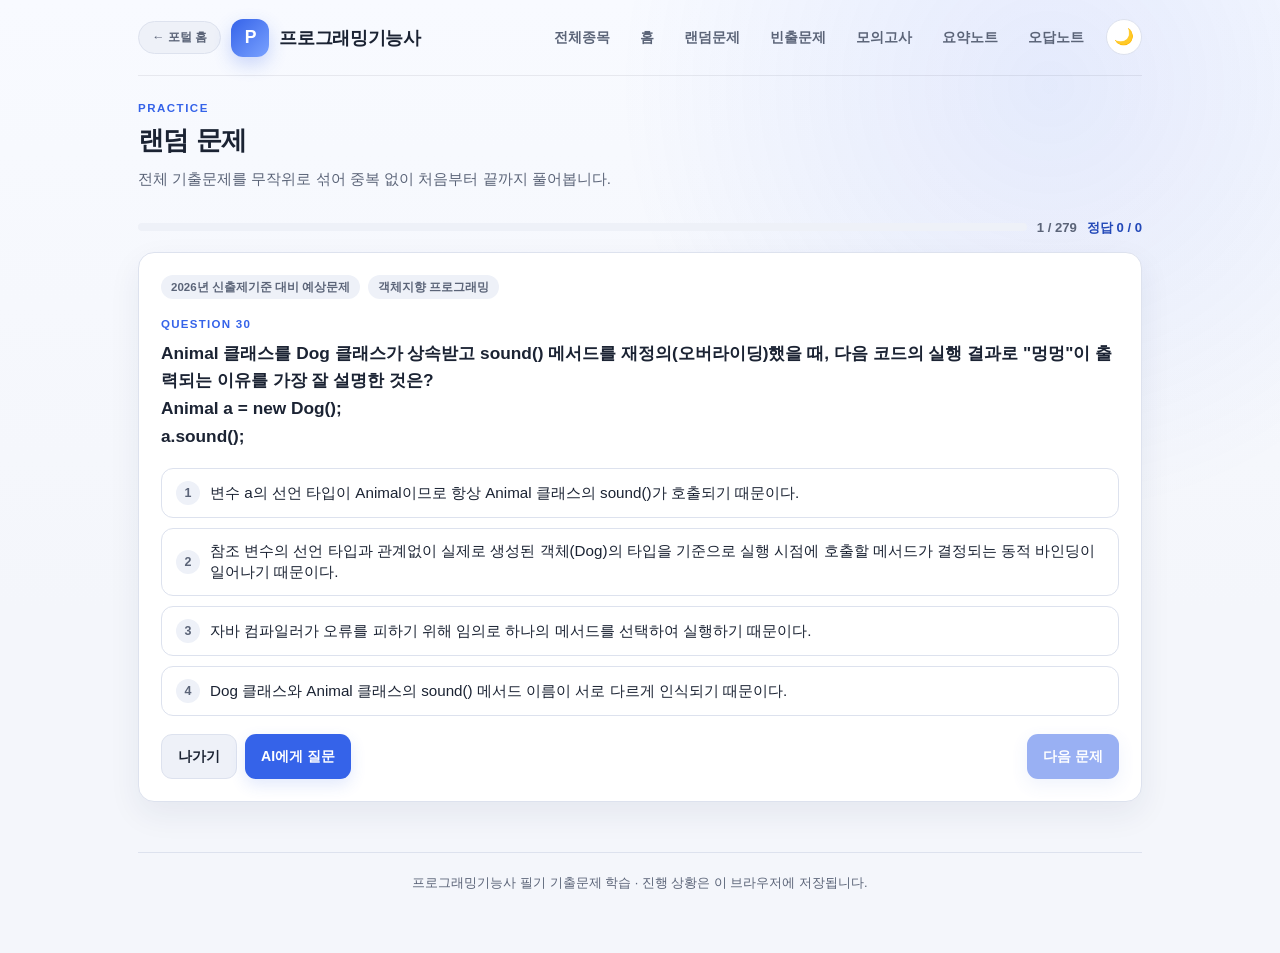
<file: programming/quiz.html>
<!doctype html>
<html lang="ko">
<head>
  <meta charset="UTF-8" />
  <meta name="viewport" content="width=device-width, initial-scale=1.0" />
  <meta name="description" content="프로그래밍기능사 필기 기출문제 풀이" />
  <title>문제 풀기 · 프로그래밍기능사</title>
  <link rel="stylesheet" href="css/style.css?v=20260913-1" />
  <script>(function(){try{var t=localStorage.getItem("theme");if(t==="light"||t==="dark")document.documentElement.setAttribute("data-theme",t);}catch(e){}})();</script>
</head>
<body>
  <div class="wrap">
    <header class="site-header">
      <div style="display:flex; align-items:center; gap:10px; flex-wrap:wrap;">
        <a href="../index.html" class="portal-back-btn" title="4종 기능사 학습관 메인으로 이동">← 포털 홈</a>
        <a class="brand" href="index.html"><span class="logo">P</span><span>프로그래밍기능사</span></a>
      </div>
      <div class="header-actions">
        <nav class="top-nav" aria-label="주요 메뉴">
          <a href="../index.html">전체종목</a>
          <a href="index.html">홈</a>
          <a href="quiz.html?mode=random">랜덤문제</a>
          <a href="quiz.html?mode=frequent">빈출문제</a>
          <a href="quiz.html?mode=round">모의고사</a>
          <a href="summary.html">요약노트</a>
          <a href="quiz.html?mode=wrong">오답노트</a>
        </nav>
        <button id="themeToggle" class="theme-toggle" type="button" aria-label="테마 전환">🌙</button>
      </div>
    </header>

    <main>
      <div class="hero quiz-hero">
        <div>
          <span class="eyebrow">PRACTICE</span>
          <h1 id="modeTitle">문제 풀기</h1>
          <p id="modeDesc"></p>
        </div>
        <div id="timerCard" class="timer-card" hidden aria-live="polite">
          <span>남은 시간</span>
          <strong id="timerText">60:00</strong>
        </div>
      </div>

      <div id="roundControls" class="round-controls" hidden>
        <label for="roundSelect">응시할 회차</label>
        <select id="roundSelect" class="round-select"></select>
        <button id="startRoundBtn" class="btn" type="button">시험 시작</button>
        <span class="round-note">60문제 · 60분 · 제출 후 채점</span>
      </div>
      <div id="roundHistory" class="round-history" hidden></div>

      <div id="toolbar" class="quiz-toolbar" hidden>
        <div class="progress-bar" aria-hidden="true"><div id="progressBar"></div></div>
        <div id="progressText" class="toolbar-label"></div>
        <div id="scoreText" class="toolbar-score"></div>
      </div>

      <div id="examNavigator" class="exam-navigator" hidden>
        <div class="exam-navigator-head">
          <span>답안 현황</span>
          <span id="answerCount">0 / 60 답변</span>
        </div>
        <div id="questionMap" class="question-map"></div>
      </div>

      <div id="quizArea"></div>
      <div id="resultArea" hidden></div>
      <div id="emptyArea" hidden></div>
    </main>

    <footer class="site-footer">프로그래밍기능사 필기 기출문제 학습 · 진행 상황은 이 브라우저에 저장됩니다.</footer>
  </div>
  <script src="js/data.js"></script>
  <script src="js/theme.js"></script>
  <script src="js/quiz.js"></script>
</body>
</html>
</file>
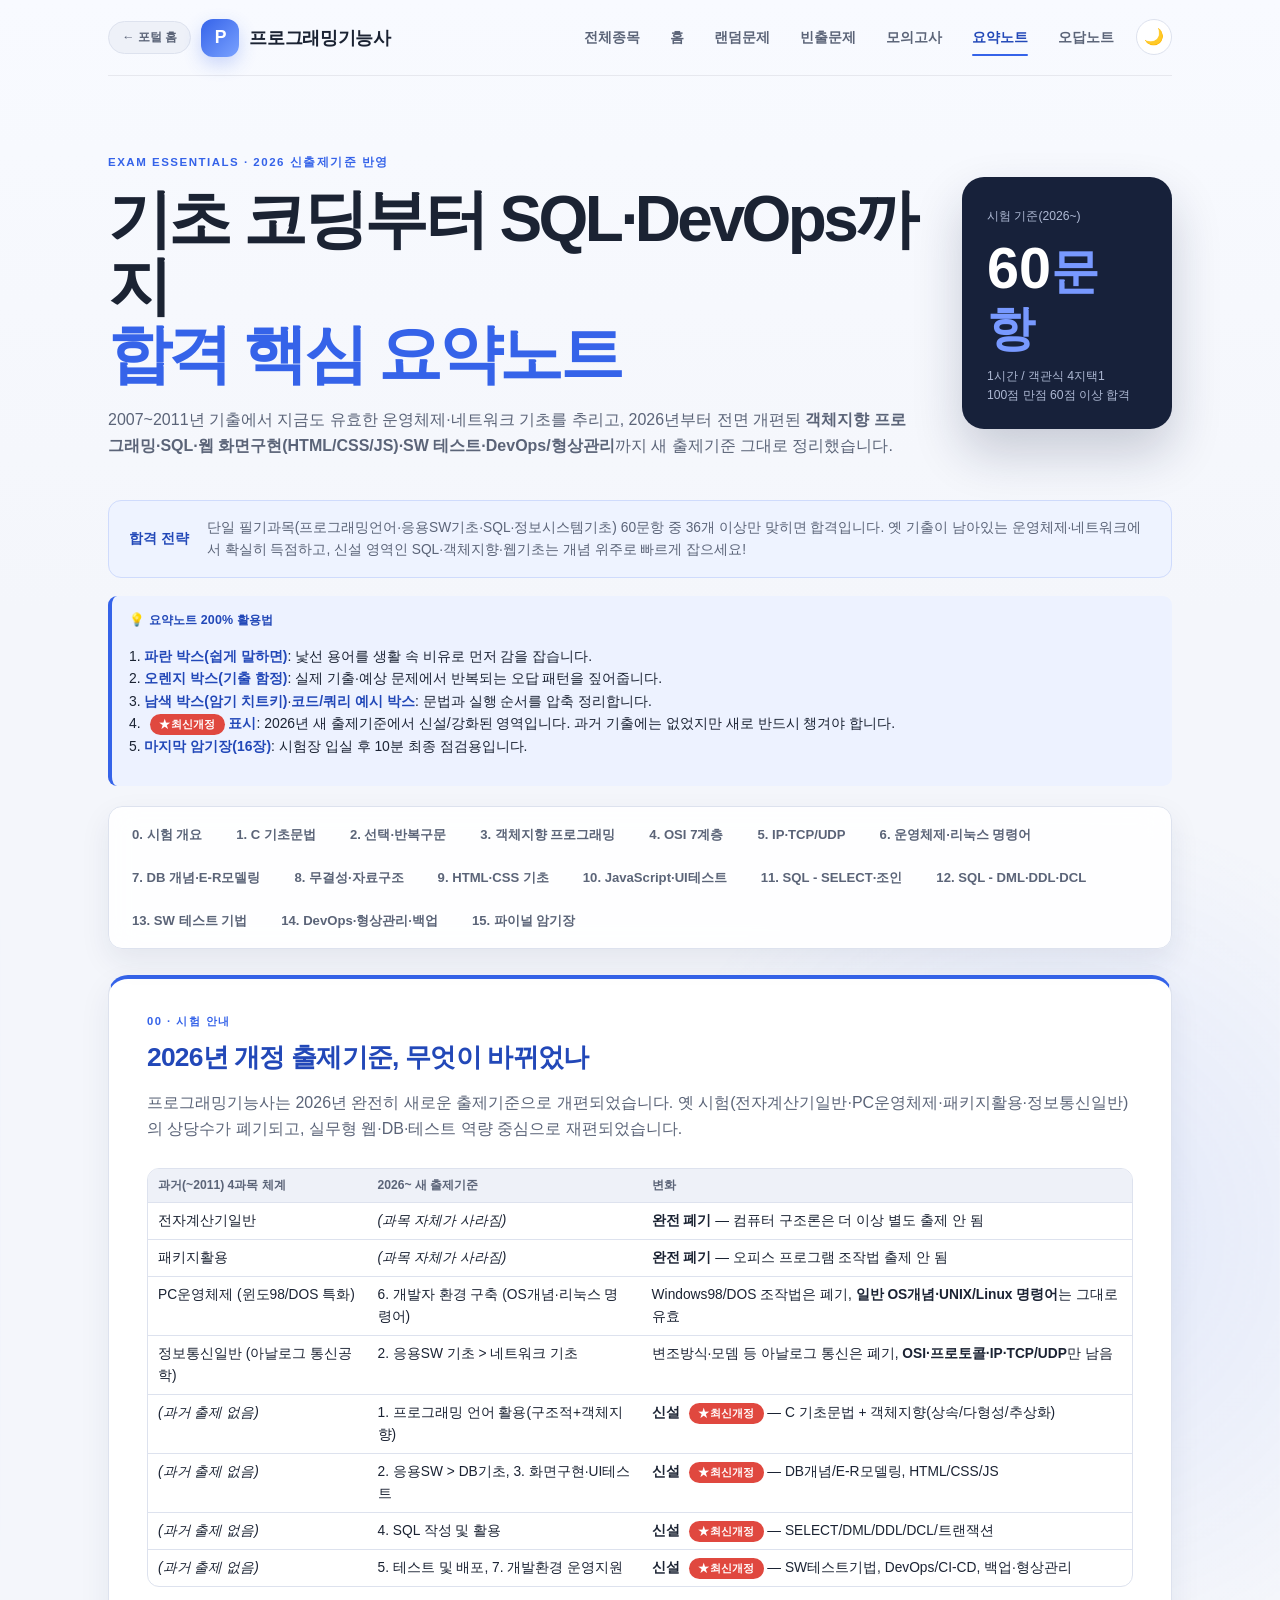
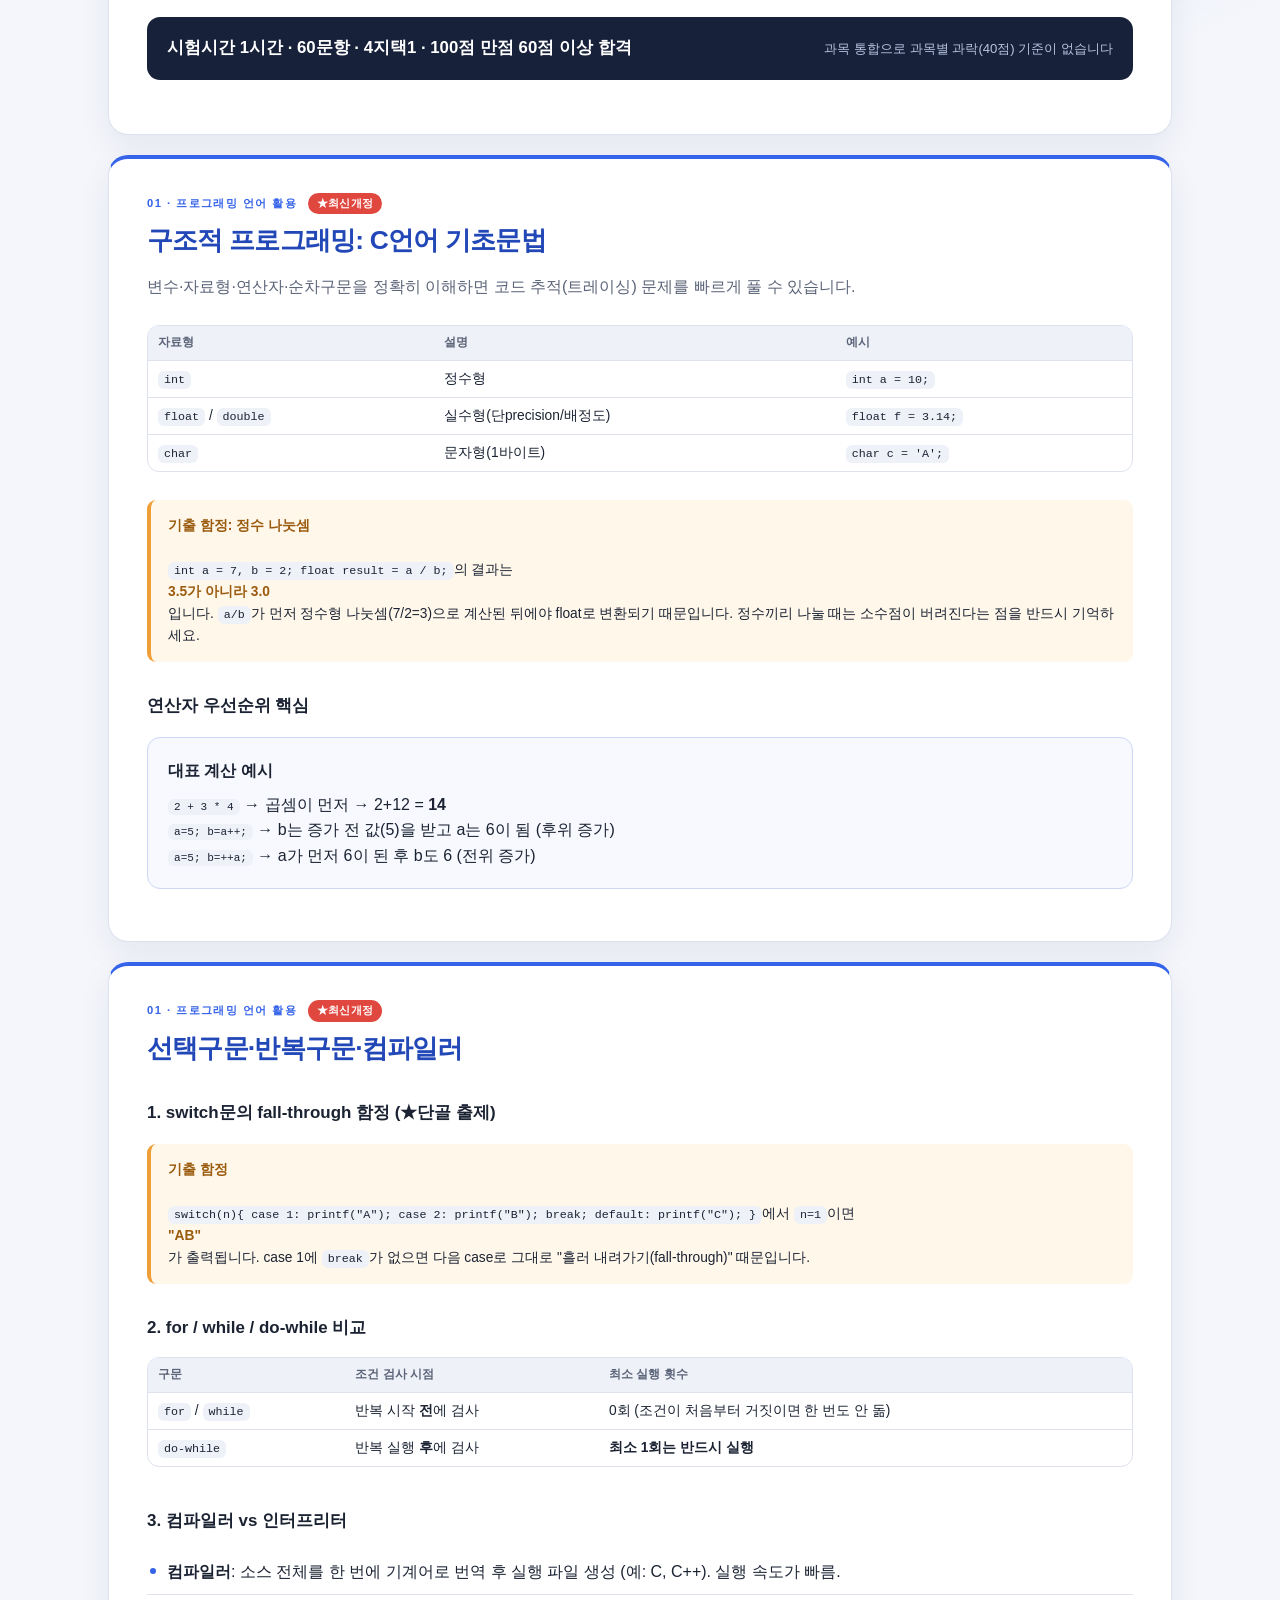
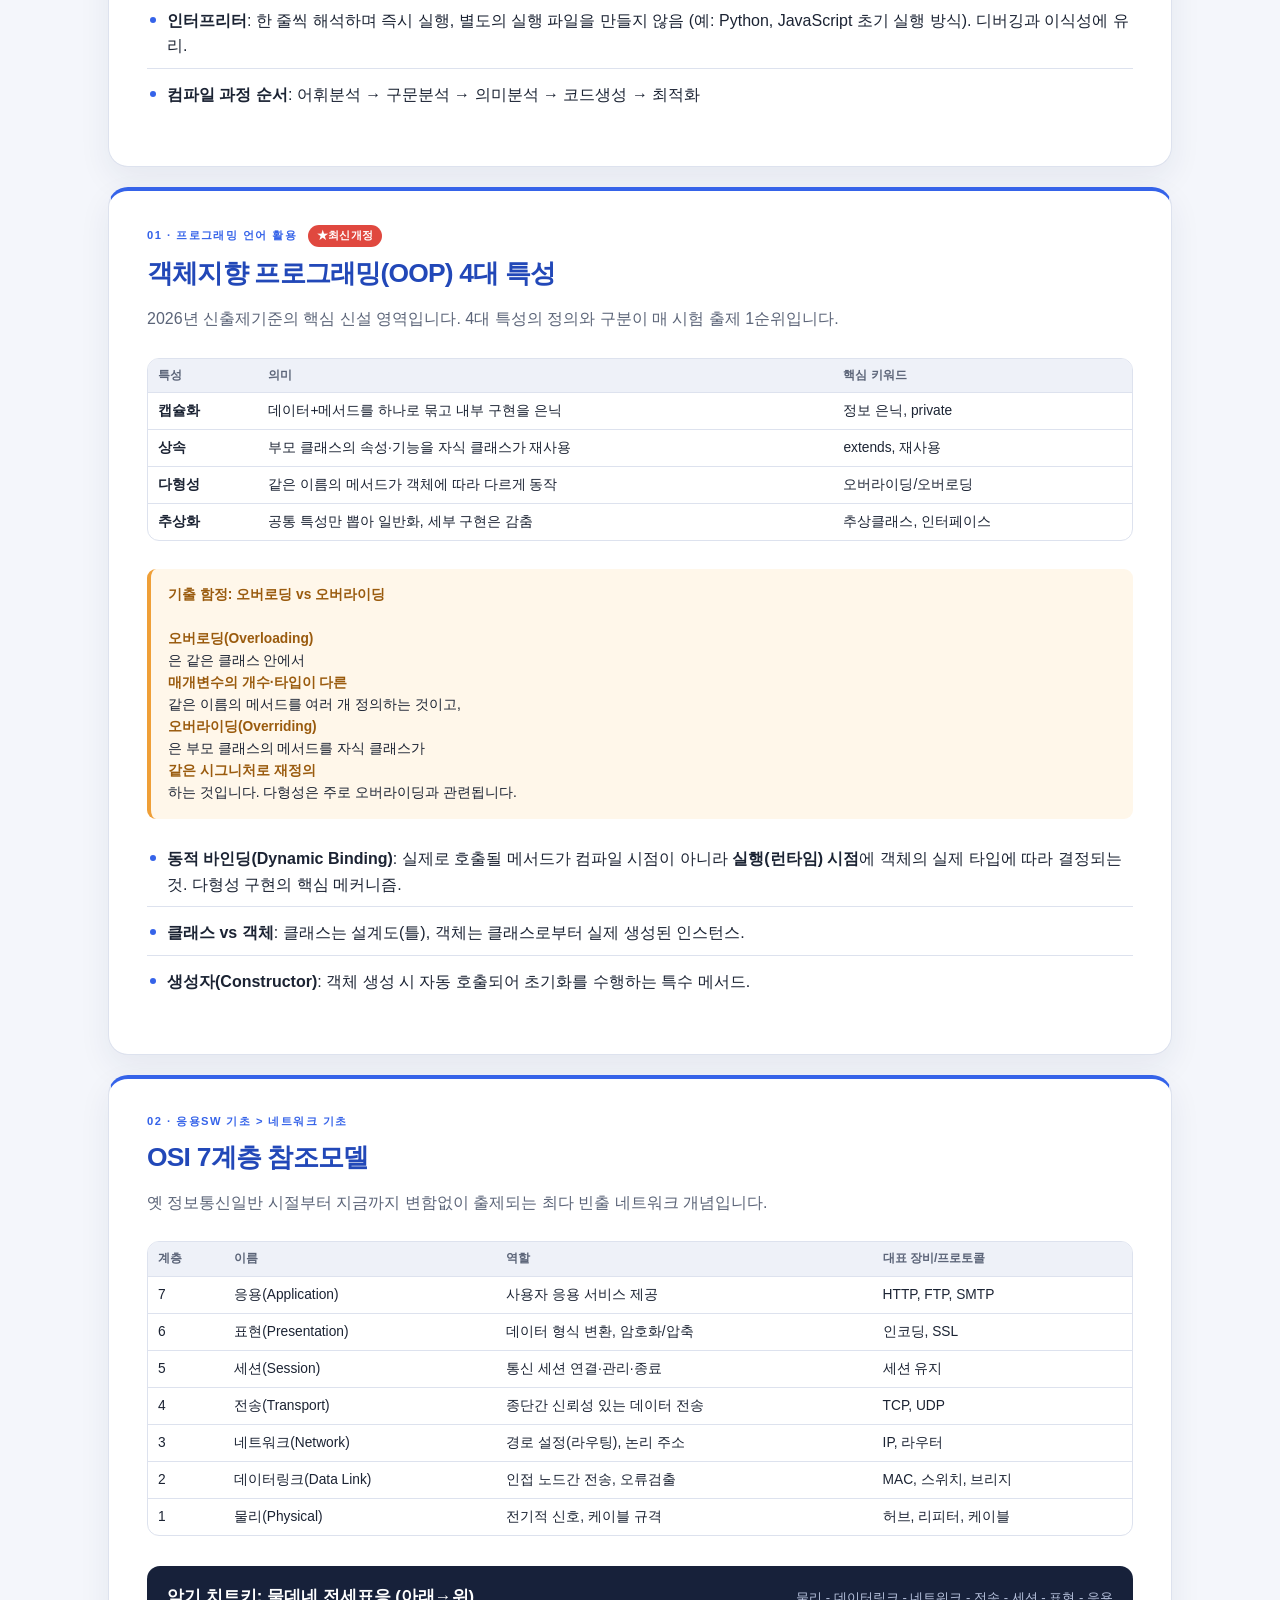
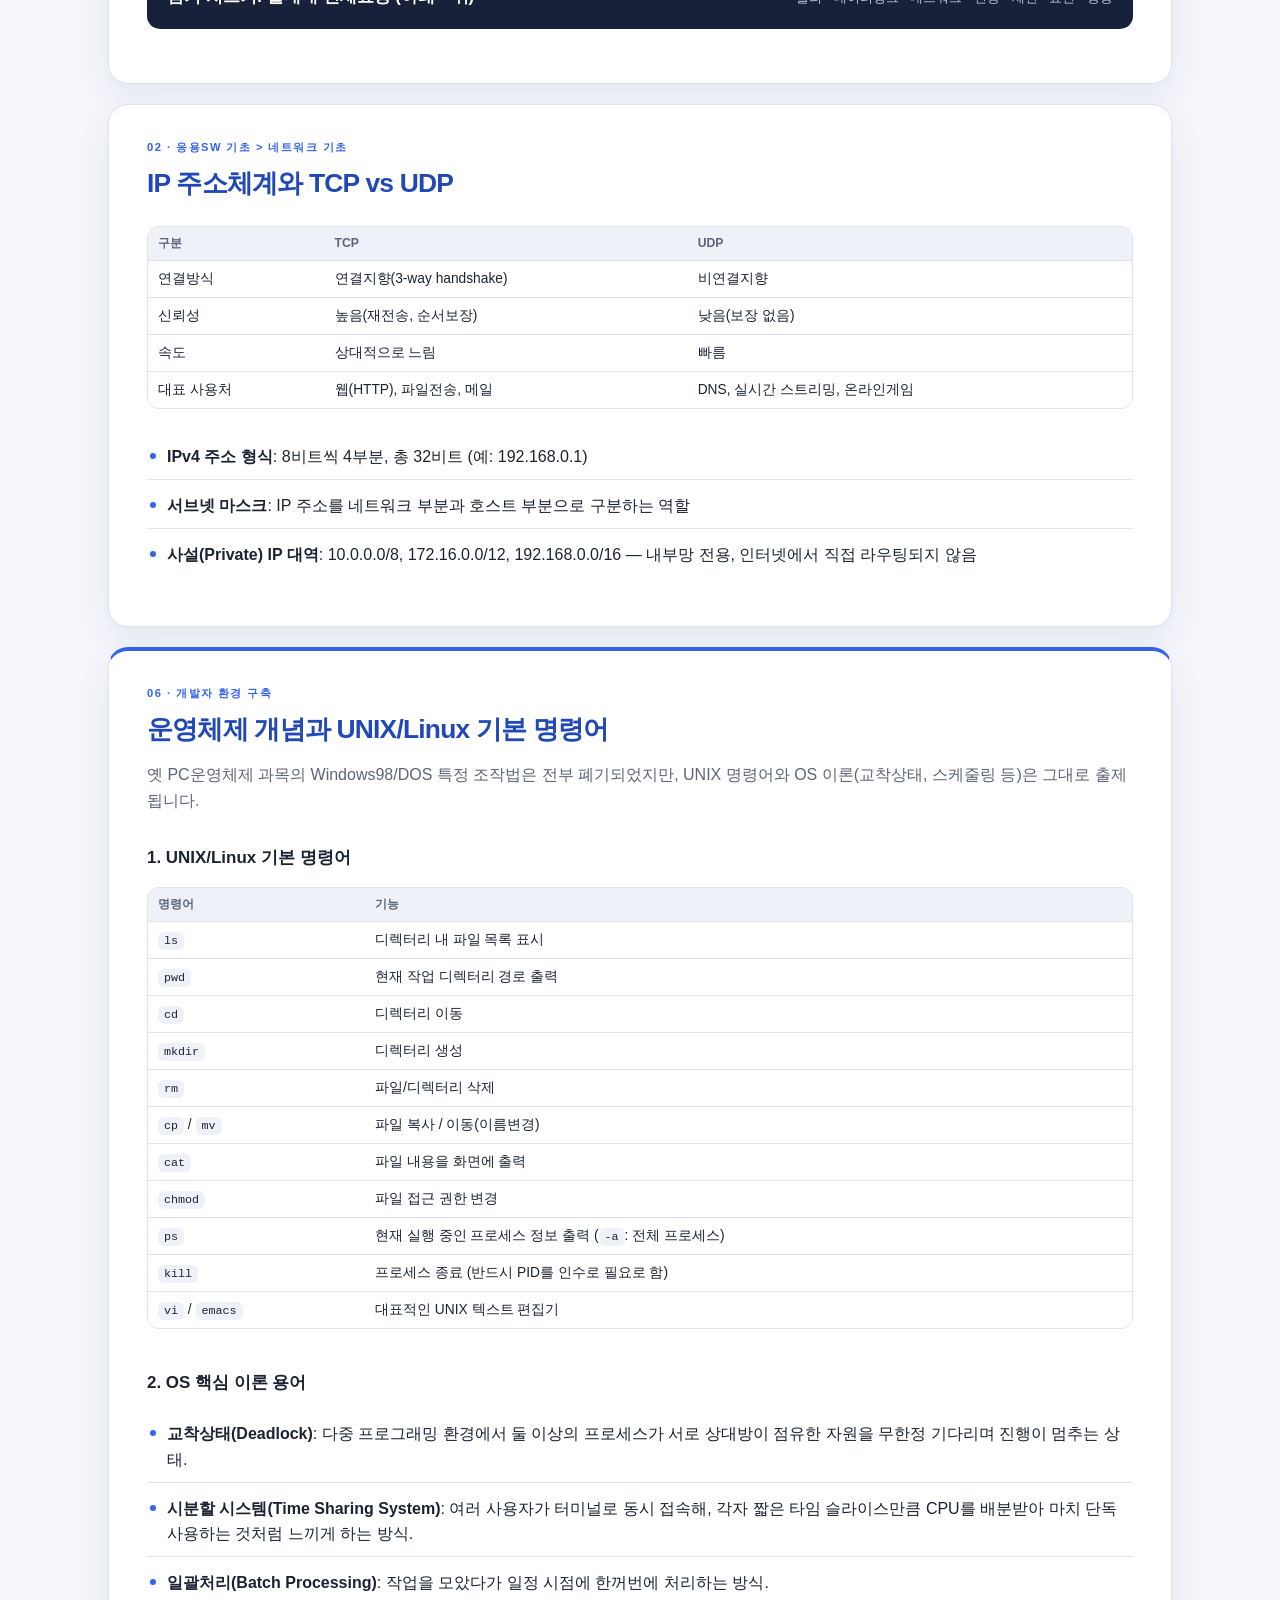
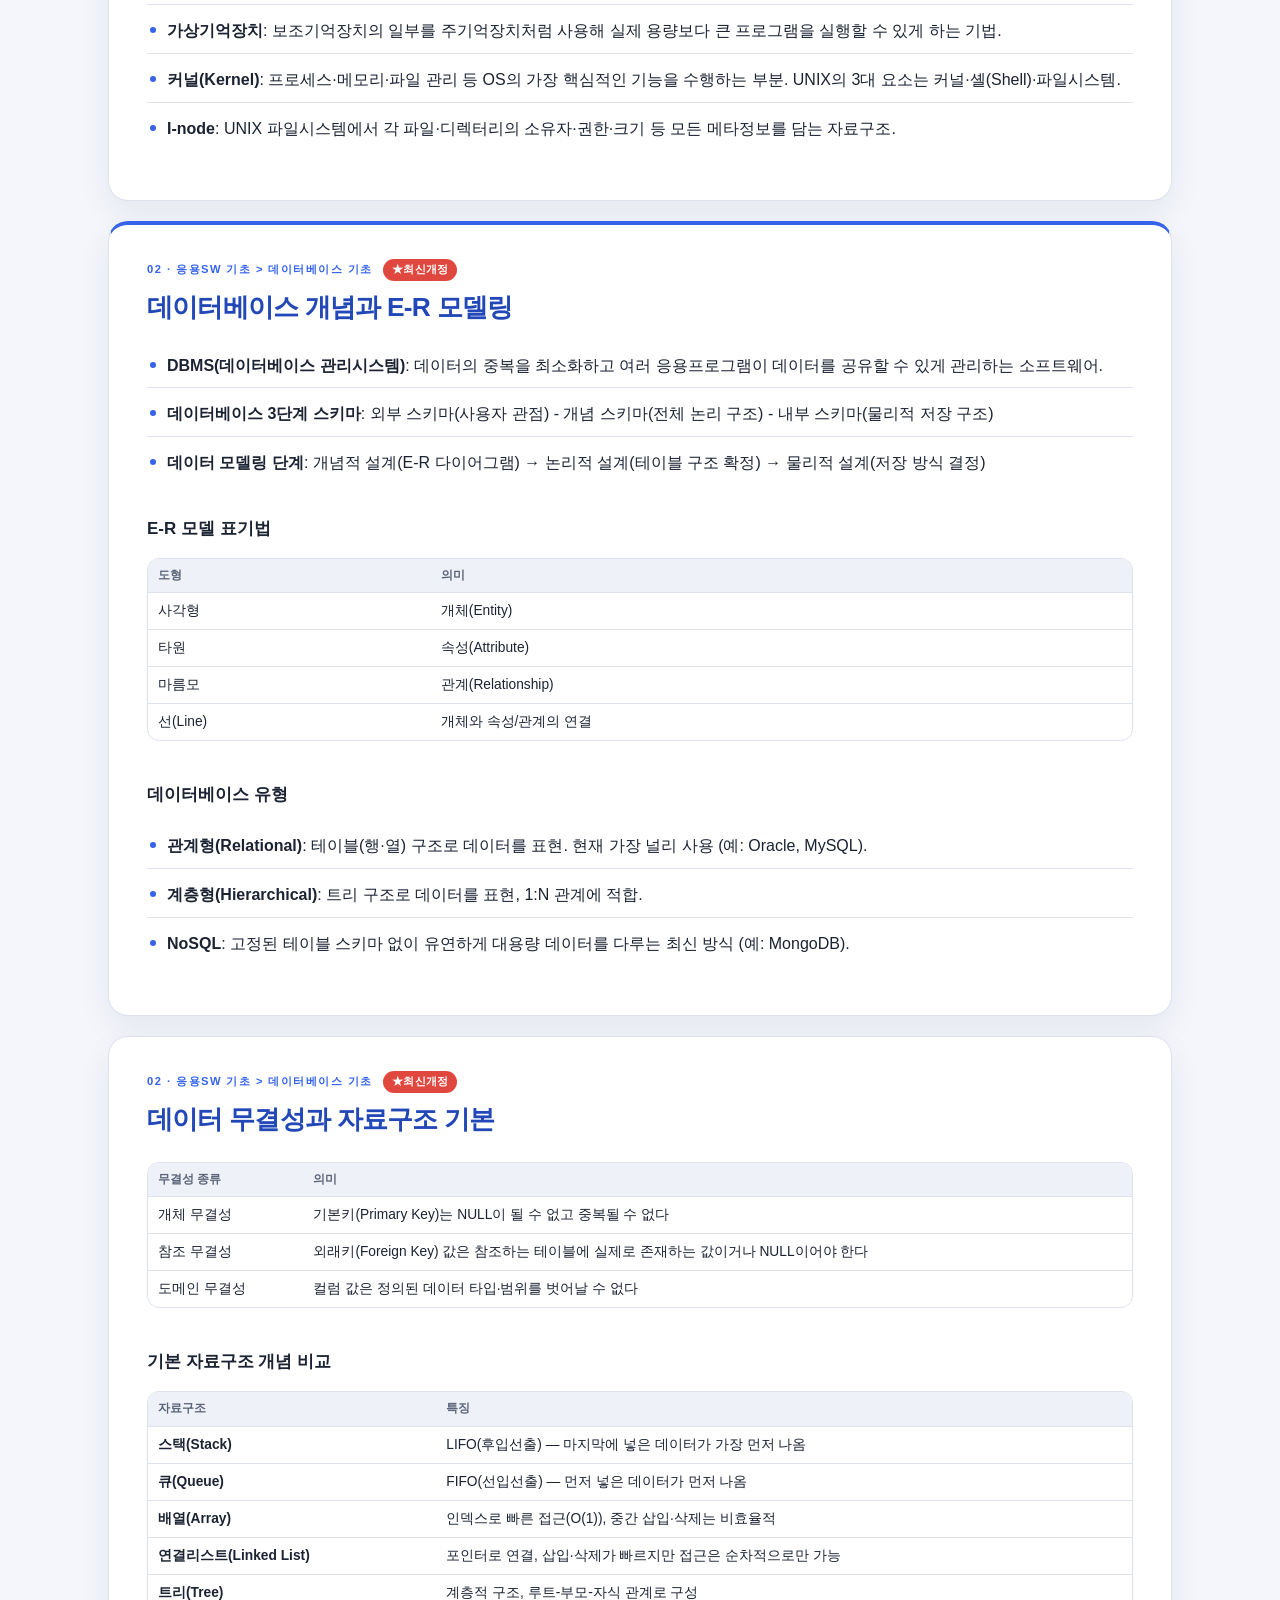
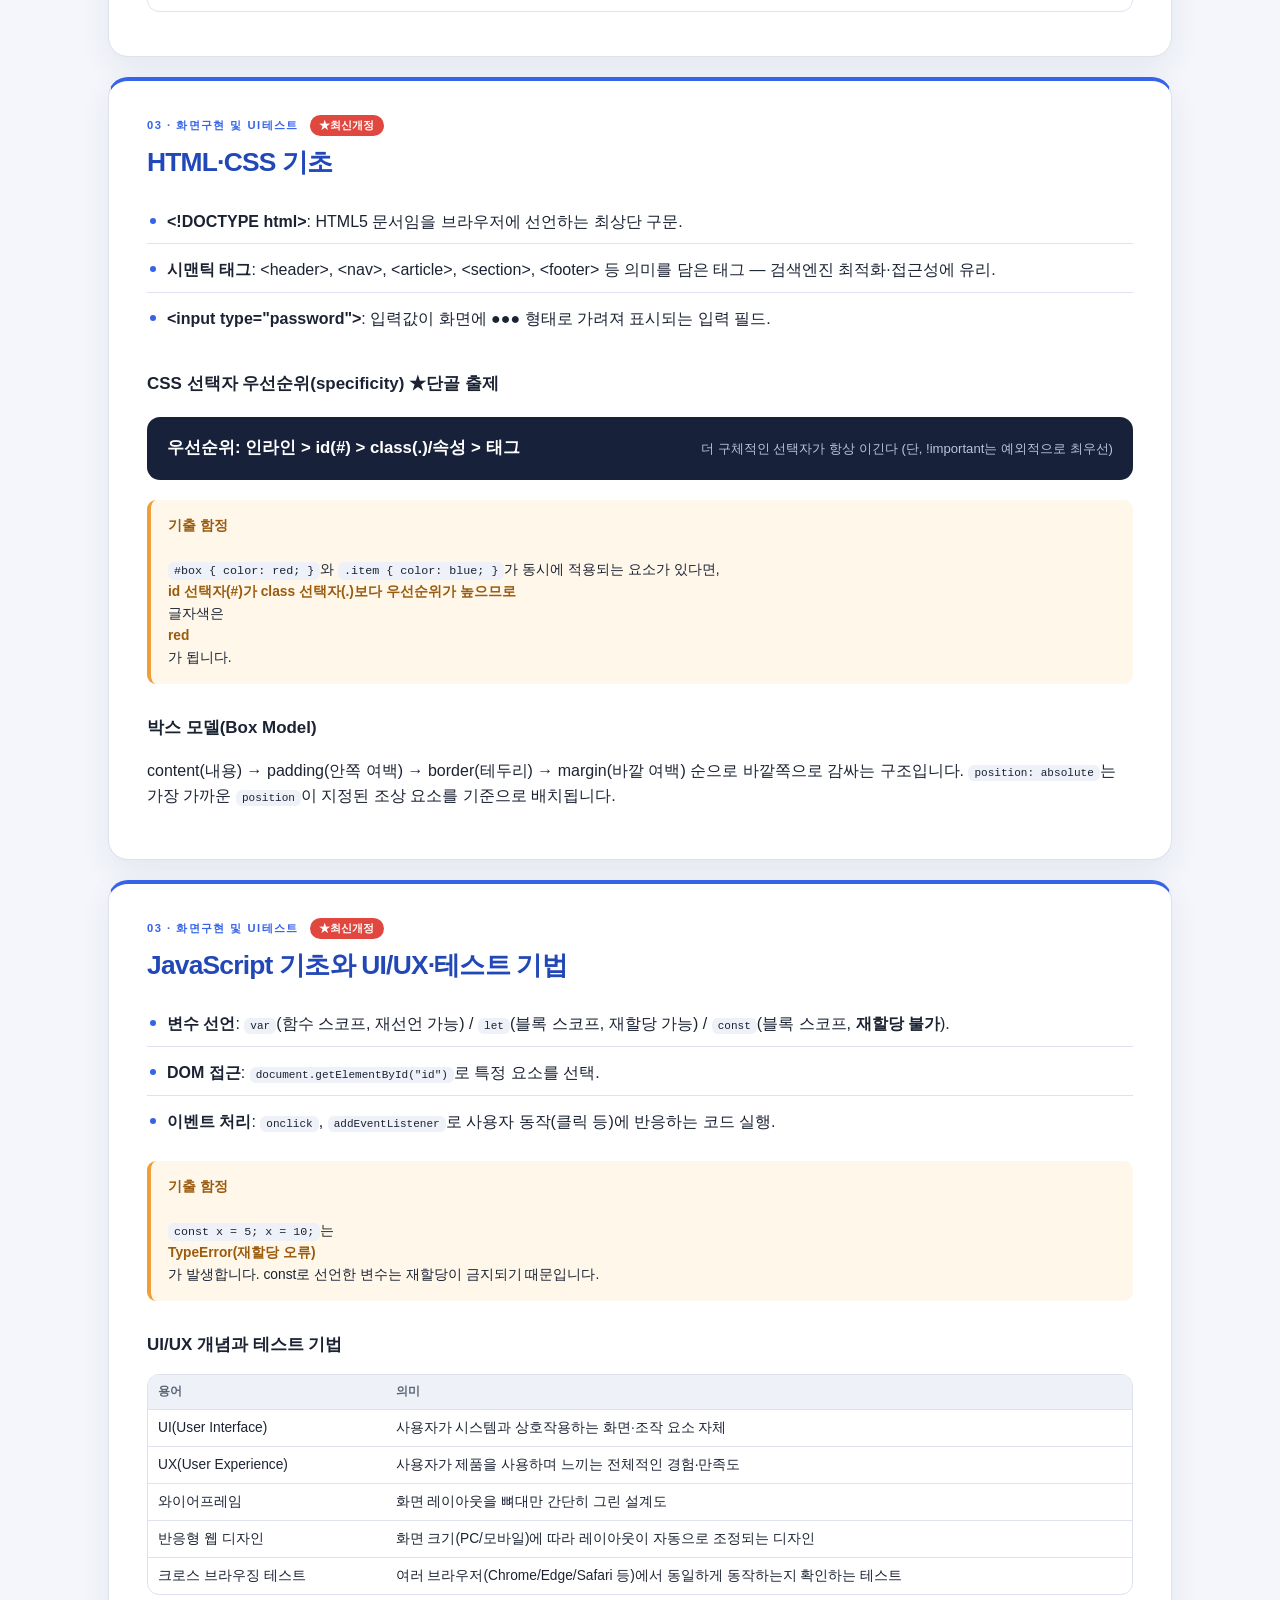
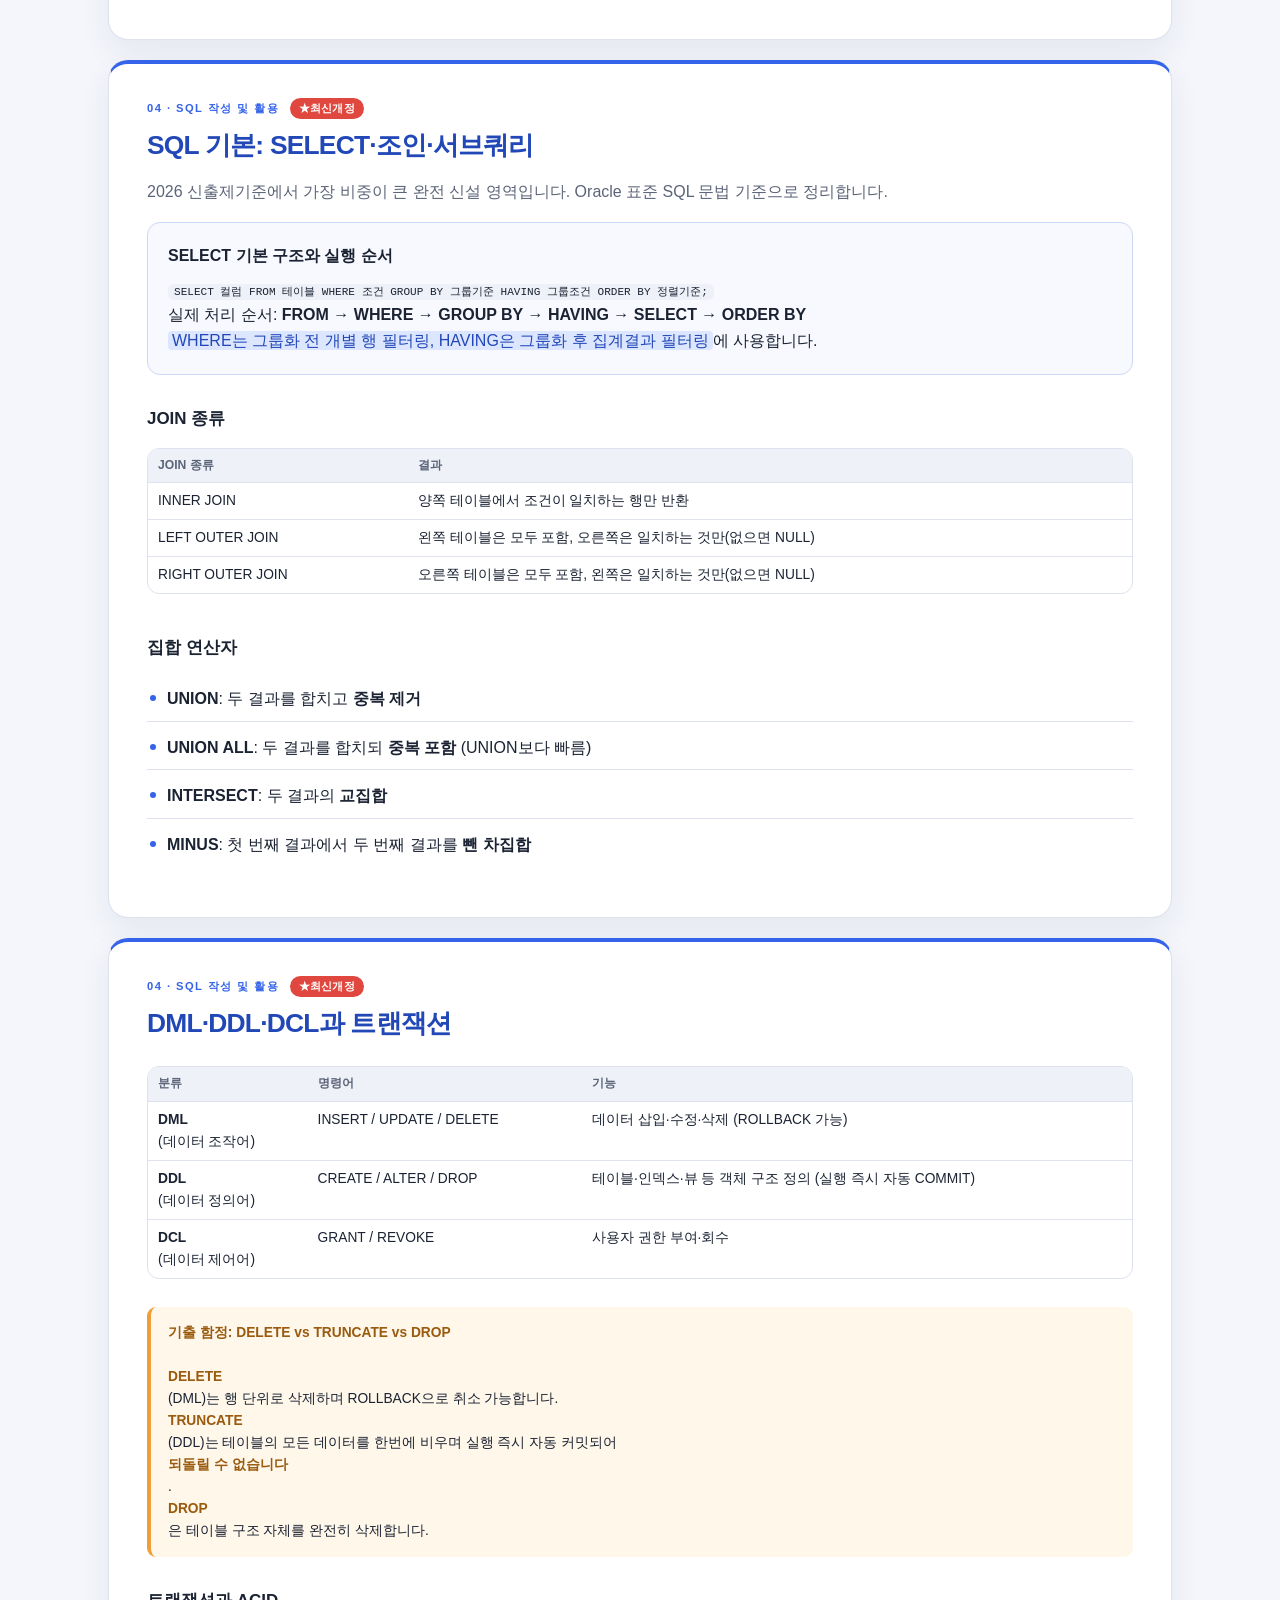
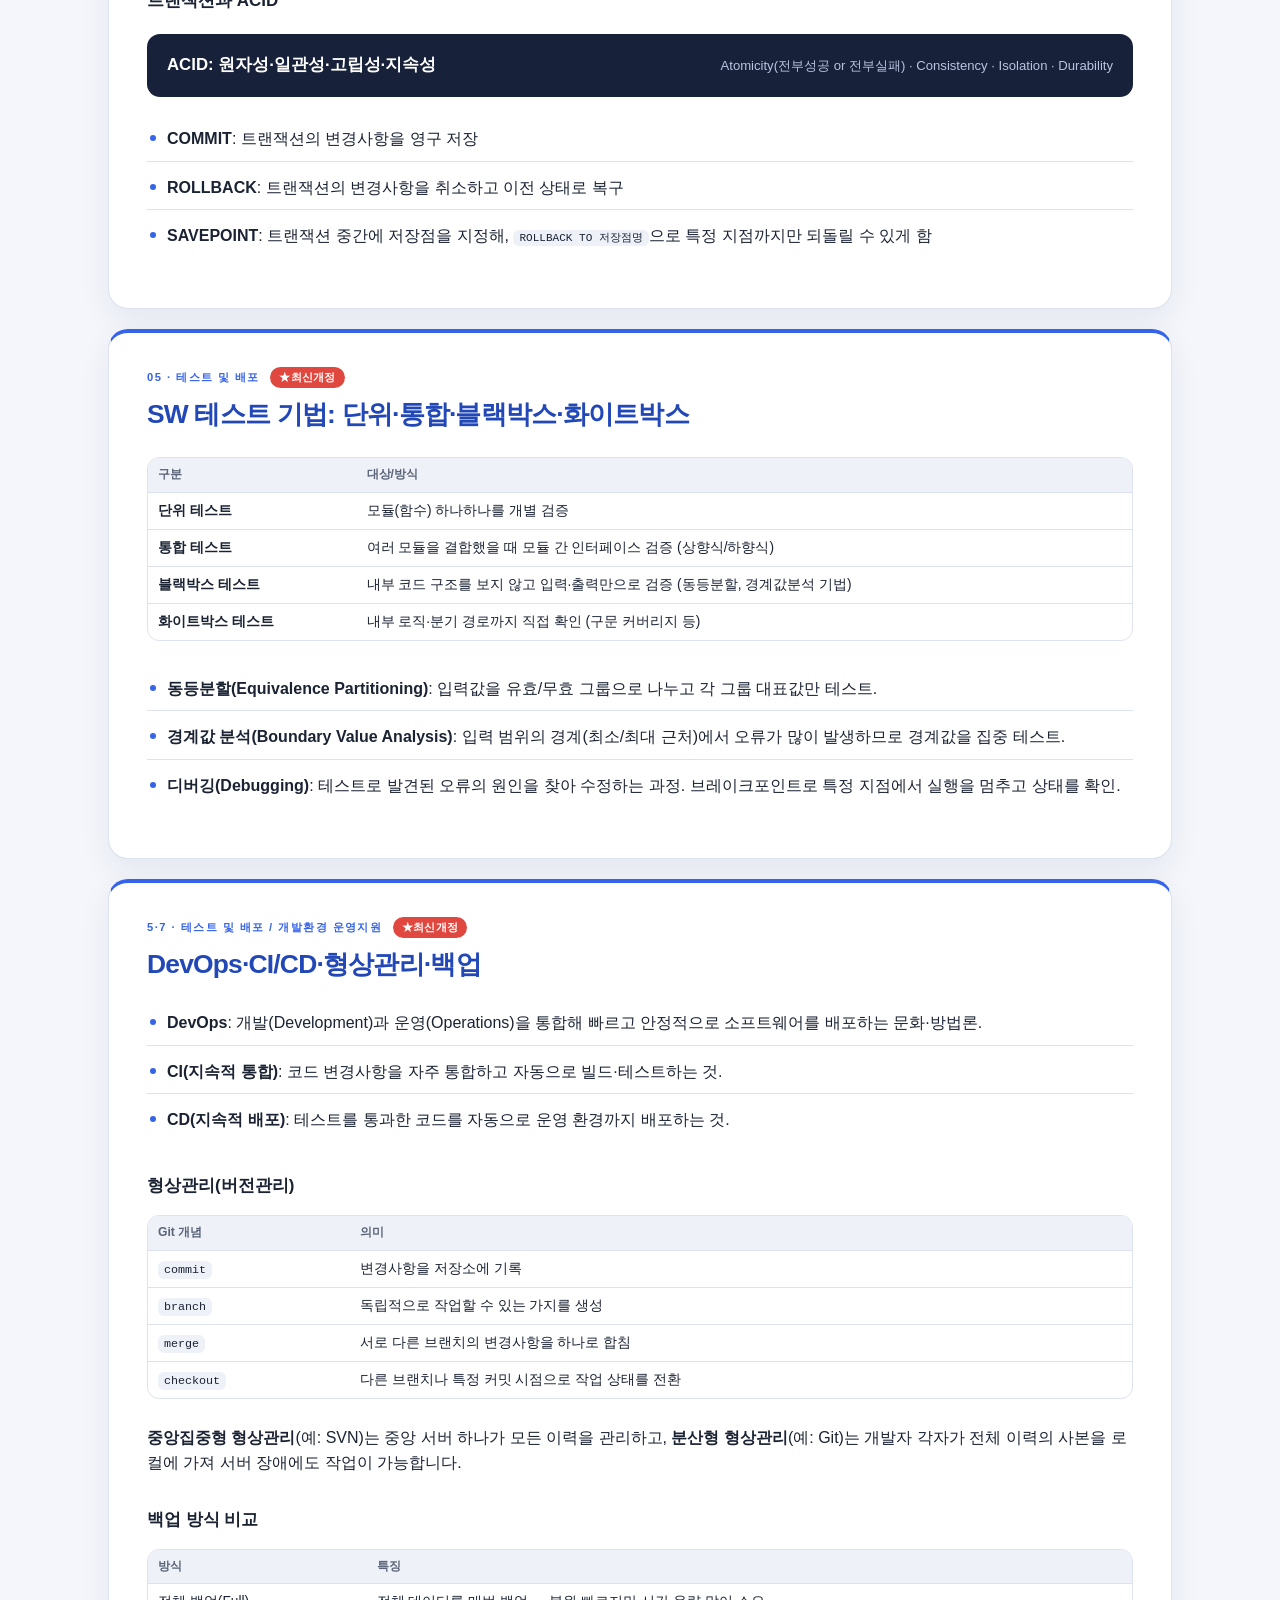
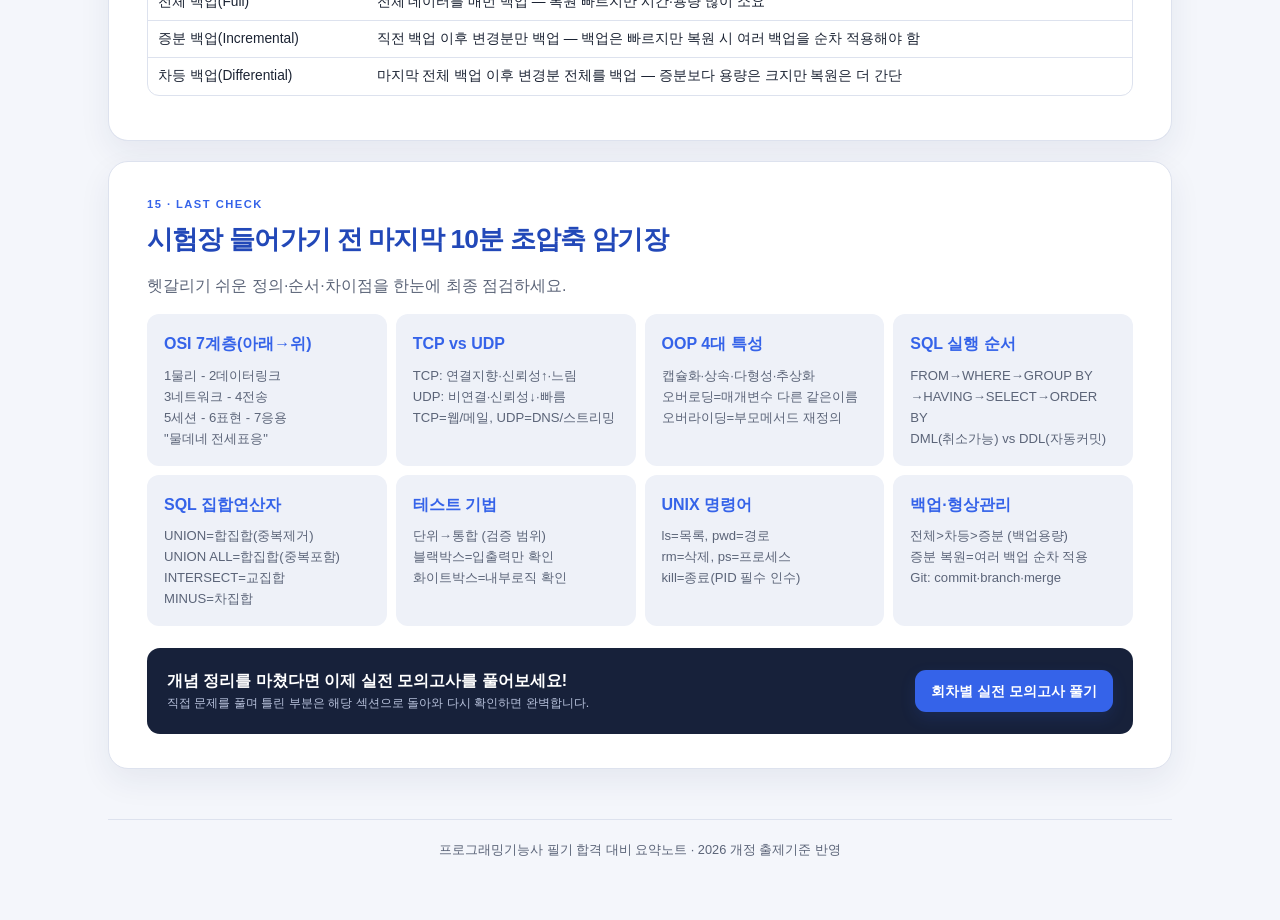
<file: programming/summary.html>
<!doctype html>
<html lang="ko">
<head>
  <meta charset="UTF-8" />
  <meta name="viewport" content="width=device-width, initial-scale=1.0" />
  <meta name="description" content="프로그래밍기능사 필기 합격 보장 핵심 요약노트 - 2026년 개정 출제기준(SQL·객체지향·웹기초·DevOps) 완벽 반영" />
  <title>기출 핵심 요약노트 · 프로그래밍기능사</title>
  <link rel="stylesheet" href="css/style.css?v=20260913-1" />
  <script>(function(){try{var t=localStorage.getItem("theme");if(t==="light"||t==="dark")document.documentElement.setAttribute("data-theme",t);}catch(e){}})();</script>
</head>
<body>
  <div class="wrap summary-wrap">
    <header class="site-header">
      <div style="display:flex; align-items:center; gap:10px; flex-wrap:wrap;">
        <a href="../index.html" class="portal-back-btn" title="4종 기능사 학습관 메인으로 이동">← 포털 홈</a>
        <a class="brand" href="index.html"><span class="logo">P</span><span>프로그래밍기능사</span></a>
      </div>
      <div class="header-actions">
        <nav class="top-nav" aria-label="주요 메뉴">
          <a href="../index.html">전체종목</a>
          <a href="index.html">홈</a>
          <a href="quiz.html?mode=random">랜덤문제</a>
          <a href="quiz.html?mode=frequent">빈출문제</a>
          <a href="quiz.html?mode=round">모의고사</a>
          <a href="summary.html" class="active">요약노트</a>
          <a href="quiz.html?mode=wrong">오답노트</a>
        </nav>
        <button id="themeToggle" class="theme-toggle" type="button" aria-label="테마 전환">🌙</button>
      </div>
    </header>

    <main>
      <section class="summary-hero">
        <div>
          <span class="eyebrow">EXAM ESSENTIALS · 2026 신출제기준 반영</span>
          <h1>기초 코딩부터 SQL·DevOps까지<br /><em>합격 핵심 요약노트</em></h1>
          <p>2007~2011년 기출에서 지금도 유효한 운영체제·네트워크 기초를 추리고, 2026년부터 전면 개편된 <b>객체지향 프로그래밍·SQL·웹 화면구현(HTML/CSS/JS)·SW 테스트·DevOps/형상관리</b>까지 새 출제기준 그대로 정리했습니다.</p>
        </div>
        <div class="summary-score-card">
          <span>시험 기준(2026~)</span>
          <strong>60<small>문항</small></strong>
          <p>1시간 / 객관식 4지택1<br />100점 만점 60점 이상 합격</p>
        </div>
      </section>

      <div class="summary-notice">
        <strong>합격 전략</strong>
        <span>단일 필기과목(프로그래밍언어·응용SW기초·SQL·정보시스템기초) 60문항 중 36개 이상만 맞히면 합격입니다. 옛 기출이 남아있는 운영체제·네트워크에서 확실히 득점하고, 신설 영역인 SQL·객체지향·웹기초는 개념 위주로 빠르게 잡으세요!</span>
      </div>

      <div class="plain-box">
        <b class="pb-label">💡 요약노트 200% 활용법</b>
        <p>1. <b>파란 박스(쉽게 말하면)</b>: 낯선 용어를 생활 속 비유로 먼저 감을 잡습니다.<br />
        2. <b>오렌지 박스(기출 함정)</b>: 실제 기출·예상 문제에서 반복되는 오답 패턴을 짚어줍니다.<br />
        3. <b>남색 박스(암기 치트키)</b>·<b>코드/쿼리 예시 박스</b>: 문법과 실행 순서를 압축 정리합니다.<br />
        4. <b><span class="badge-new">★최신개정</span> 표시</b>: 2026년 새 출제기준에서 신설/강화된 영역입니다. 과거 기출에는 없었지만 새로 반드시 챙겨야 합니다.<br />
        5. <b>마지막 암기장(16장)</b>: 시험장 입실 후 10분 최종 점검용입니다.</p>
      </div>

      <!-- 상단 고정 목차 (TOC) -->
      <nav class="toc summary-toc" aria-label="요약노트 목차">
        <a href="#intro">0. 시험 개요</a>
        <a href="#c1">1. C 기초문법</a>
        <a href="#c2">2. 선택·반복구문</a>
        <a href="#oop">3. 객체지향 프로그래밍</a>
        <a href="#osi">4. OSI 7계층</a>
        <a href="#ip">5. IP·TCP/UDP</a>
        <a href="#os">6. 운영체제·리눅스 명령어</a>
        <a href="#db">7. DB 개념·E-R모델링</a>
        <a href="#ds">8. 무결성·자료구조</a>
        <a href="#html">9. HTML·CSS 기초</a>
        <a href="#js">10. JavaScript·UI테스트</a>
        <a href="#sql1">11. SQL - SELECT·조인</a>
        <a href="#sql2">12. SQL - DML·DDL·DCL</a>
        <a href="#test">13. SW 테스트 기법</a>
        <a href="#devops">14. DevOps·형상관리·백업</a>
        <a href="#last">15. 파이널 암기장</a>
      </nav>

      <!-- 0. 시험 개요 -->
      <section class="summary-section high-yield" id="intro">
        <div class="section-kicker">00 · 시험 안내</div>
        <h2>2026년 개정 출제기준, 무엇이 바뀌었나</h2>
        <p class="lead">프로그래밍기능사는 2026년 완전히 새로운 출제기준으로 개편되었습니다. 옛 시험(전자계산기일반·PC운영체제·패키지활용·정보통신일반)의 상당수가 폐기되고, 실무형 웹·DB·테스트 역량 중심으로 재편되었습니다.</p>

        <table>
          <thead>
            <tr><th>과거(~2011) 4과목 체계</th><th>2026~ 새 출제기준</th><th>변화</th></tr>
          </thead>
          <tbody>
            <tr><td>전자계산기일반</td><td><em>(과목 자체가 사라짐)</em></td><td><b>완전 폐기</b> — 컴퓨터 구조론은 더 이상 별도 출제 안 됨</td></tr>
            <tr><td>패키지활용</td><td><em>(과목 자체가 사라짐)</em></td><td><b>완전 폐기</b> — 오피스 프로그램 조작법 출제 안 됨</td></tr>
            <tr><td>PC운영체제 (윈도98/DOS 특화)</td><td>6. 개발자 환경 구축 (OS개념·리눅스 명령어)</td><td>Windows98/DOS 조작법은 폐기, <b>일반 OS개념·UNIX/Linux 명령어</b>는 그대로 유효</td></tr>
            <tr><td>정보통신일반 (아날로그 통신공학)</td><td>2. 응용SW 기초 &gt; 네트워크 기초</td><td>변조방식·모뎀 등 아날로그 통신은 폐기, <b>OSI·프로토콜·IP·TCP/UDP</b>만 남음</td></tr>
            <tr><td><em>(과거 출제 없음)</em></td><td>1. 프로그래밍 언어 활용(구조적+객체지향)</td><td><b>신설 <span class="badge-new">★최신개정</span></b> — C 기초문법 + 객체지향(상속/다형성/추상화)</td></tr>
            <tr><td><em>(과거 출제 없음)</em></td><td>2. 응용SW &gt; DB기초, 3. 화면구현·UI테스트</td><td><b>신설 <span class="badge-new">★최신개정</span></b> — DB개념/E-R모델링, HTML/CSS/JS</td></tr>
            <tr><td><em>(과거 출제 없음)</em></td><td>4. SQL 작성 및 활용</td><td><b>신설 <span class="badge-new">★최신개정</span></b> — SELECT/DML/DDL/DCL/트랜잭션</td></tr>
            <tr><td><em>(과거 출제 없음)</em></td><td>5. 테스트 및 배포, 7. 개발환경 운영지원</td><td><b>신설 <span class="badge-new">★최신개정</span></b> — SW테스트기법, DevOps/CI-CD, 백업·형상관리</td></tr>
          </tbody>
        </table>

        <div class="memory-box">
          <b>시험시간 1시간 · 60문항 · 4지택1 · 100점 만점 60점 이상 합격</b>
          <span>과목 통합으로 과목별 과락(40점) 기준이 없습니다</span>
        </div>
      </section>

      <!-- 1. C 기초문법 -->
      <section class="summary-section high-yield" id="c1">
        <div class="section-kicker">01 · 프로그래밍 언어 활용 <span class="badge-new">★최신개정</span></div>
        <h2>구조적 프로그래밍: C언어 기초문법</h2>
        <p class="lead">변수·자료형·연산자·순차구문을 정확히 이해하면 코드 추적(트레이싱) 문제를 빠르게 풀 수 있습니다.</p>

        <table>
          <thead><tr><th>자료형</th><th>설명</th><th>예시</th></tr></thead>
          <tbody>
            <tr><td><code>int</code></td><td>정수형</td><td><code>int a = 10;</code></td></tr>
            <tr><td><code>float</code> / <code>double</code></td><td>실수형(단precision/배정도)</td><td><code>float f = 3.14;</code></td></tr>
            <tr><td><code>char</code></td><td>문자형(1바이트)</td><td><code>char c = 'A';</code></td></tr>
          </tbody>
        </table>

        <div class="exam-trap">
          <b>기출 함정: 정수 나눗셈</b><br />
          <code>int a = 7, b = 2; float result = a / b;</code>의 결과는 <b>3.5가 아니라 3.0</b>입니다. <code>a/b</code>가 먼저 정수형 나눗셈(7/2=3)으로 계산된 뒤에야 float로 변환되기 때문입니다. 정수끼리 나눌 때는 소수점이 버려진다는 점을 반드시 기억하세요.
        </div>

        <h3>연산자 우선순위 핵심</h3>
        <div class="worked-example">
          <b>대표 계산 예시</b>
          <p>
            <code>2 + 3 * 4</code> → 곱셈이 먼저 → 2+12 = <b>14</b><br />
            <code>a=5; b=a++;</code> → b는 증가 전 값(5)을 받고 a는 6이 됨 (후위 증가)<br />
            <code>a=5; b=++a;</code> → a가 먼저 6이 된 후 b도 6 (전위 증가)
          </p>
        </div>
      </section>

      <!-- 2. 선택·반복구문 -->
      <section class="summary-section high-yield" id="c2">
        <div class="section-kicker">01 · 프로그래밍 언어 활용 <span class="badge-new">★최신개정</span></div>
        <h2>선택구문·반복구문·컴파일러</h2>

        <h3>1. switch문의 fall-through 함정 (★단골 출제)</h3>
        <div class="exam-trap">
          <b>기출 함정</b><br />
          <code>switch(n){ case 1: printf("A"); case 2: printf("B"); break; default: printf("C"); }</code>에서 <code>n=1</code>이면 <b>"AB"</b>가 출력됩니다. case 1에 <code>break</code>가 없으면 다음 case로 그대로 "흘러 내려가기(fall-through)" 때문입니다.
        </div>

        <h3>2. for / while / do-while 비교</h3>
        <table>
          <thead><tr><th>구문</th><th>조건 검사 시점</th><th>최소 실행 횟수</th></tr></thead>
          <tbody>
            <tr><td><code>for</code> / <code>while</code></td><td>반복 시작 <b>전</b>에 검사</td><td>0회 (조건이 처음부터 거짓이면 한 번도 안 돎)</td></tr>
            <tr><td><code>do-while</code></td><td>반복 실행 <b>후</b>에 검사</td><td><b>최소 1회는 반드시 실행</b></td></tr>
          </tbody>
        </table>

        <h3>3. 컴파일러 vs 인터프리터</h3>
        <ul class="key-list">
          <li><b>컴파일러</b>: 소스 전체를 한 번에 기계어로 번역 후 실행 파일 생성 (예: C, C++). 실행 속도가 빠름.</li>
          <li><b>인터프리터</b>: 한 줄씩 해석하며 즉시 실행, 별도의 실행 파일을 만들지 않음 (예: Python, JavaScript 초기 실행 방식). 디버깅과 이식성에 유리.</li>
          <li><b>컴파일 과정 순서</b>: 어휘분석 → 구문분석 → 의미분석 → 코드생성 → 최적화</li>
        </ul>
      </section>

      <!-- 3. 객체지향 프로그래밍 -->
      <section class="summary-section high-yield" id="oop">
        <div class="section-kicker">01 · 프로그래밍 언어 활용 <span class="badge-new">★최신개정</span></div>
        <h2>객체지향 프로그래밍(OOP) 4대 특성</h2>
        <p class="lead">2026년 신출제기준의 핵심 신설 영역입니다. 4대 특성의 정의와 구분이 매 시험 출제 1순위입니다.</p>

        <table>
          <thead><tr><th>특성</th><th>의미</th><th>핵심 키워드</th></tr></thead>
          <tbody>
            <tr><td><b>캡슐화</b></td><td>데이터+메서드를 하나로 묶고 내부 구현을 은닉</td><td>정보 은닉, private</td></tr>
            <tr><td><b>상속</b></td><td>부모 클래스의 속성·기능을 자식 클래스가 재사용</td><td>extends, 재사용</td></tr>
            <tr><td><b>다형성</b></td><td>같은 이름의 메서드가 객체에 따라 다르게 동작</td><td>오버라이딩/오버로딩</td></tr>
            <tr><td><b>추상화</b></td><td>공통 특성만 뽑아 일반화, 세부 구현은 감춤</td><td>추상클래스, 인터페이스</td></tr>
          </tbody>
        </table>

        <div class="exam-trap">
          <b>기출 함정: 오버로딩 vs 오버라이딩</b><br />
          <b>오버로딩(Overloading)</b>은 같은 클래스 안에서 <b>매개변수의 개수·타입이 다른</b> 같은 이름의 메서드를 여러 개 정의하는 것이고, <b>오버라이딩(Overriding)</b>은 부모 클래스의 메서드를 자식 클래스가 <b>같은 시그니처로 재정의</b>하는 것입니다. 다형성은 주로 오버라이딩과 관련됩니다.
        </div>

        <ul class="key-list">
          <li><b>동적 바인딩(Dynamic Binding)</b>: 실제로 호출될 메서드가 컴파일 시점이 아니라 <b>실행(런타임) 시점</b>에 객체의 실제 타입에 따라 결정되는 것. 다형성 구현의 핵심 메커니즘.</li>
          <li><b>클래스 vs 객체</b>: 클래스는 설계도(틀), 객체는 클래스로부터 실제 생성된 인스턴스.</li>
          <li><b>생성자(Constructor)</b>: 객체 생성 시 자동 호출되어 초기화를 수행하는 특수 메서드.</li>
        </ul>
      </section>

      <!-- 4. OSI 7계층 -->
      <section class="summary-section high-yield" id="osi">
        <div class="section-kicker">02 · 응용SW 기초 &gt; 네트워크 기초</div>
        <h2>OSI 7계층 참조모델</h2>
        <p class="lead">옛 정보통신일반 시절부터 지금까지 변함없이 출제되는 최다 빈출 네트워크 개념입니다.</p>

        <table>
          <thead><tr><th>계층</th><th>이름</th><th>역할</th><th>대표 장비/프로토콜</th></tr></thead>
          <tbody>
            <tr><td>7</td><td>응용(Application)</td><td>사용자 응용 서비스 제공</td><td>HTTP, FTP, SMTP</td></tr>
            <tr><td>6</td><td>표현(Presentation)</td><td>데이터 형식 변환, 암호화/압축</td><td>인코딩, SSL</td></tr>
            <tr><td>5</td><td>세션(Session)</td><td>통신 세션 연결·관리·종료</td><td>세션 유지</td></tr>
            <tr><td>4</td><td>전송(Transport)</td><td>종단간 신뢰성 있는 데이터 전송</td><td>TCP, UDP</td></tr>
            <tr><td>3</td><td>네트워크(Network)</td><td>경로 설정(라우팅), 논리 주소</td><td>IP, 라우터</td></tr>
            <tr><td>2</td><td>데이터링크(Data Link)</td><td>인접 노드간 전송, 오류검출</td><td>MAC, 스위치, 브리지</td></tr>
            <tr><td>1</td><td>물리(Physical)</td><td>전기적 신호, 케이블 규격</td><td>허브, 리피터, 케이블</td></tr>
          </tbody>
        </table>

        <div class="memory-box">
          <b>암기 치트키: 물데네 전세표응 (아래→위)</b>
          <span>물리 - 데이터링크 - 네트워크 - 전송 - 세션 - 표현 - 응용</span>
        </div>
      </section>

      <!-- 5. IP·TCP/UDP -->
      <section class="summary-section" id="ip">
        <div class="section-kicker">02 · 응용SW 기초 &gt; 네트워크 기초</div>
        <h2>IP 주소체계와 TCP vs UDP</h2>

        <table>
          <thead><tr><th>구분</th><th>TCP</th><th>UDP</th></tr></thead>
          <tbody>
            <tr><td>연결방식</td><td>연결지향(3-way handshake)</td><td>비연결지향</td></tr>
            <tr><td>신뢰성</td><td>높음(재전송, 순서보장)</td><td>낮음(보장 없음)</td></tr>
            <tr><td>속도</td><td>상대적으로 느림</td><td>빠름</td></tr>
            <tr><td>대표 사용처</td><td>웹(HTTP), 파일전송, 메일</td><td>DNS, 실시간 스트리밍, 온라인게임</td></tr>
          </tbody>
        </table>

        <ul class="key-list">
          <li><b>IPv4 주소 형식</b>: 8비트씩 4부분, 총 32비트 (예: 192.168.0.1)</li>
          <li><b>서브넷 마스크</b>: IP 주소를 네트워크 부분과 호스트 부분으로 구분하는 역할</li>
          <li><b>사설(Private) IP 대역</b>: 10.0.0.0/8, 172.16.0.0/12, 192.168.0.0/16 — 내부망 전용, 인터넷에서 직접 라우팅되지 않음</li>
        </ul>
      </section>

      <!-- 6. 운영체제·리눅스 명령어 -->
      <section class="summary-section high-yield" id="os">
        <div class="section-kicker">06 · 개발자 환경 구축</div>
        <h2>운영체제 개념과 UNIX/Linux 기본 명령어</h2>
        <p class="lead">옛 PC운영체제 과목의 Windows98/DOS 특정 조작법은 전부 폐기되었지만, UNIX 명령어와 OS 이론(교착상태, 스케줄링 등)은 그대로 출제됩니다.</p>

        <h3>1. UNIX/Linux 기본 명령어</h3>
        <table>
          <thead><tr><th>명령어</th><th>기능</th></tr></thead>
          <tbody>
            <tr><td><code>ls</code></td><td>디렉터리 내 파일 목록 표시</td></tr>
            <tr><td><code>pwd</code></td><td>현재 작업 디렉터리 경로 출력</td></tr>
            <tr><td><code>cd</code></td><td>디렉터리 이동</td></tr>
            <tr><td><code>mkdir</code></td><td>디렉터리 생성</td></tr>
            <tr><td><code>rm</code></td><td>파일/디렉터리 삭제</td></tr>
            <tr><td><code>cp</code> / <code>mv</code></td><td>파일 복사 / 이동(이름변경)</td></tr>
            <tr><td><code>cat</code></td><td>파일 내용을 화면에 출력</td></tr>
            <tr><td><code>chmod</code></td><td>파일 접근 권한 변경</td></tr>
            <tr><td><code>ps</code></td><td>현재 실행 중인 프로세스 정보 출력 (<code>-a</code>: 전체 프로세스)</td></tr>
            <tr><td><code>kill</code></td><td>프로세스 종료 (반드시 PID를 인수로 필요로 함)</td></tr>
            <tr><td><code>vi</code> / <code>emacs</code></td><td>대표적인 UNIX 텍스트 편집기</td></tr>
          </tbody>
        </table>

        <h3>2. OS 핵심 이론 용어</h3>
        <ul class="key-list">
          <li><b>교착상태(Deadlock)</b>: 다중 프로그래밍 환경에서 둘 이상의 프로세스가 서로 상대방이 점유한 자원을 무한정 기다리며 진행이 멈추는 상태.</li>
          <li><b>시분할 시스템(Time Sharing System)</b>: 여러 사용자가 터미널로 동시 접속해, 각자 짧은 타임 슬라이스만큼 CPU를 배분받아 마치 단독 사용하는 것처럼 느끼게 하는 방식.</li>
          <li><b>일괄처리(Batch Processing)</b>: 작업을 모았다가 일정 시점에 한꺼번에 처리하는 방식.</li>
          <li><b>가상기억장치</b>: 보조기억장치의 일부를 주기억장치처럼 사용해 실제 용량보다 큰 프로그램을 실행할 수 있게 하는 기법.</li>
          <li><b>커널(Kernel)</b>: 프로세스·메모리·파일 관리 등 OS의 가장 핵심적인 기능을 수행하는 부분. UNIX의 3대 요소는 커널·셸(Shell)·파일시스템.</li>
          <li><b>I-node</b>: UNIX 파일시스템에서 각 파일·디렉터리의 소유자·권한·크기 등 모든 메타정보를 담는 자료구조.</li>
        </ul>
      </section>

      <!-- 7. DB 개념·E-R모델링 -->
      <section class="summary-section high-yield" id="db">
        <div class="section-kicker">02 · 응용SW 기초 &gt; 데이터베이스 기초 <span class="badge-new">★최신개정</span></div>
        <h2>데이터베이스 개념과 E-R 모델링</h2>

        <ul class="key-list">
          <li><b>DBMS(데이터베이스 관리시스템)</b>: 데이터의 중복을 최소화하고 여러 응용프로그램이 데이터를 공유할 수 있게 관리하는 소프트웨어.</li>
          <li><b>데이터베이스 3단계 스키마</b>: 외부 스키마(사용자 관점) - 개념 스키마(전체 논리 구조) - 내부 스키마(물리적 저장 구조)</li>
          <li><b>데이터 모델링 단계</b>: 개념적 설계(E-R 다이어그램) → 논리적 설계(테이블 구조 확정) → 물리적 설계(저장 방식 결정)</li>
        </ul>

        <h3>E-R 모델 표기법</h3>
        <table>
          <thead><tr><th>도형</th><th>의미</th></tr></thead>
          <tbody>
            <tr><td>사각형</td><td>개체(Entity)</td></tr>
            <tr><td>타원</td><td>속성(Attribute)</td></tr>
            <tr><td>마름모</td><td>관계(Relationship)</td></tr>
            <tr><td>선(Line)</td><td>개체와 속성/관계의 연결</td></tr>
          </tbody>
        </table>

        <h3>데이터베이스 유형</h3>
        <ul class="key-list">
          <li><b>관계형(Relational)</b>: 테이블(행·열) 구조로 데이터를 표현. 현재 가장 널리 사용 (예: Oracle, MySQL).</li>
          <li><b>계층형(Hierarchical)</b>: 트리 구조로 데이터를 표현, 1:N 관계에 적합.</li>
          <li><b>NoSQL</b>: 고정된 테이블 스키마 없이 유연하게 대용량 데이터를 다루는 최신 방식 (예: MongoDB).</li>
        </ul>
      </section>

      <!-- 8. 무결성·자료구조 -->
      <section class="summary-section" id="ds">
        <div class="section-kicker">02 · 응용SW 기초 &gt; 데이터베이스 기초 <span class="badge-new">★최신개정</span></div>
        <h2>데이터 무결성과 자료구조 기본</h2>

        <table>
          <thead><tr><th>무결성 종류</th><th>의미</th></tr></thead>
          <tbody>
            <tr><td>개체 무결성</td><td>기본키(Primary Key)는 NULL이 될 수 없고 중복될 수 없다</td></tr>
            <tr><td>참조 무결성</td><td>외래키(Foreign Key) 값은 참조하는 테이블에 실제로 존재하는 값이거나 NULL이어야 한다</td></tr>
            <tr><td>도메인 무결성</td><td>컬럼 값은 정의된 데이터 타입·범위를 벗어날 수 없다</td></tr>
          </tbody>
        </table>

        <h3>기본 자료구조 개념 비교</h3>
        <table>
          <thead><tr><th>자료구조</th><th>특징</th></tr></thead>
          <tbody>
            <tr><td><b>스택(Stack)</b></td><td>LIFO(후입선출) — 마지막에 넣은 데이터가 가장 먼저 나옴</td></tr>
            <tr><td><b>큐(Queue)</b></td><td>FIFO(선입선출) — 먼저 넣은 데이터가 먼저 나옴</td></tr>
            <tr><td><b>배열(Array)</b></td><td>인덱스로 빠른 접근(O(1)), 중간 삽입·삭제는 비효율적</td></tr>
            <tr><td><b>연결리스트(Linked List)</b></td><td>포인터로 연결, 삽입·삭제가 빠르지만 접근은 순차적으로만 가능</td></tr>
            <tr><td><b>트리(Tree)</b></td><td>계층적 구조, 루트-부모-자식 관계로 구성</td></tr>
          </tbody>
        </table>
      </section>

      <!-- 9. HTML·CSS -->
      <section class="summary-section high-yield" id="html">
        <div class="section-kicker">03 · 화면구현 및 UI테스트 <span class="badge-new">★최신개정</span></div>
        <h2>HTML·CSS 기초</h2>

        <ul class="key-list">
          <li><b>&lt;!DOCTYPE html&gt;</b>: HTML5 문서임을 브라우저에 선언하는 최상단 구문.</li>
          <li><b>시맨틱 태그</b>: &lt;header&gt;, &lt;nav&gt;, &lt;article&gt;, &lt;section&gt;, &lt;footer&gt; 등 의미를 담은 태그 — 검색엔진 최적화·접근성에 유리.</li>
          <li><b>&lt;input type="password"&gt;</b>: 입력값이 화면에 ●●● 형태로 가려져 표시되는 입력 필드.</li>
        </ul>

        <h3>CSS 선택자 우선순위(specificity) ★단골 출제</h3>
        <div class="memory-box">
          <b>우선순위: 인라인 &gt; id(#) &gt; class(.)/속성 &gt; 태그</b>
          <span>더 구체적인 선택자가 항상 이긴다 (단, !important는 예외적으로 최우선)</span>
        </div>
        <div class="exam-trap">
          <b>기출 함정</b><br />
          <code>#box { color: red; }</code>와 <code>.item { color: blue; }</code>가 동시에 적용되는 요소가 있다면, <b>id 선택자(#)가 class 선택자(.)보다 우선순위가 높으므로</b> 글자색은 <b>red</b>가 됩니다.
        </div>

        <h3>박스 모델(Box Model)</h3>
        <p>content(내용) → padding(안쪽 여백) → border(테두리) → margin(바깥 여백) 순으로 바깥쪽으로 감싸는 구조입니다. <code>position: absolute</code>는 가장 가까운 <code>position</code>이 지정된 조상 요소를 기준으로 배치됩니다.</p>
      </section>

      <!-- 10. JavaScript·UI테스트 -->
      <section class="summary-section high-yield" id="js">
        <div class="section-kicker">03 · 화면구현 및 UI테스트 <span class="badge-new">★최신개정</span></div>
        <h2>JavaScript 기초와 UI/UX·테스트 기법</h2>

        <ul class="key-list">
          <li><b>변수 선언</b>: <code>var</code>(함수 스코프, 재선언 가능) / <code>let</code>(블록 스코프, 재할당 가능) / <code>const</code>(블록 스코프, <b>재할당 불가</b>).</li>
          <li><b>DOM 접근</b>: <code>document.getElementById("id")</code>로 특정 요소를 선택.</li>
          <li><b>이벤트 처리</b>: <code>onclick</code>, <code>addEventListener</code>로 사용자 동작(클릭 등)에 반응하는 코드 실행.</li>
        </ul>

        <div class="exam-trap">
          <b>기출 함정</b><br />
          <code>const x = 5; x = 10;</code>는 <b>TypeError(재할당 오류)</b>가 발생합니다. const로 선언한 변수는 재할당이 금지되기 때문입니다.
        </div>

        <h3>UI/UX 개념과 테스트 기법</h3>
        <table>
          <thead><tr><th>용어</th><th>의미</th></tr></thead>
          <tbody>
            <tr><td>UI(User Interface)</td><td>사용자가 시스템과 상호작용하는 화면·조작 요소 자체</td></tr>
            <tr><td>UX(User Experience)</td><td>사용자가 제품을 사용하며 느끼는 전체적인 경험·만족도</td></tr>
            <tr><td>와이어프레임</td><td>화면 레이아웃을 뼈대만 간단히 그린 설계도</td></tr>
            <tr><td>반응형 웹 디자인</td><td>화면 크기(PC/모바일)에 따라 레이아웃이 자동으로 조정되는 디자인</td></tr>
            <tr><td>크로스 브라우징 테스트</td><td>여러 브라우저(Chrome/Edge/Safari 등)에서 동일하게 동작하는지 확인하는 테스트</td></tr>
          </tbody>
        </table>
      </section>

      <!-- 11. SQL - SELECT·조인 -->
      <section class="summary-section high-yield" id="sql1">
        <div class="section-kicker">04 · SQL 작성 및 활용 <span class="badge-new">★최신개정</span></div>
        <h2>SQL 기본: SELECT·조인·서브쿼리</h2>
        <p class="lead">2026 신출제기준에서 가장 비중이 큰 완전 신설 영역입니다. Oracle 표준 SQL 문법 기준으로 정리합니다.</p>

        <div class="worked-example">
          <b>SELECT 기본 구조와 실행 순서</b>
          <p>
            <code>SELECT 컬럼 FROM 테이블 WHERE 조건 GROUP BY 그룹기준 HAVING 그룹조건 ORDER BY 정렬기준;</code><br />
            실제 처리 순서: <b>FROM → WHERE → GROUP BY → HAVING → SELECT → ORDER BY</b><br />
            <mark>WHERE는 그룹화 전 개별 행 필터링, HAVING은 그룹화 후 집계결과 필터링</mark>에 사용합니다.
          </p>
        </div>

        <h3>JOIN 종류</h3>
        <table>
          <thead><tr><th>JOIN 종류</th><th>결과</th></tr></thead>
          <tbody>
            <tr><td>INNER JOIN</td><td>양쪽 테이블에서 조건이 일치하는 행만 반환</td></tr>
            <tr><td>LEFT OUTER JOIN</td><td>왼쪽 테이블은 모두 포함, 오른쪽은 일치하는 것만(없으면 NULL)</td></tr>
            <tr><td>RIGHT OUTER JOIN</td><td>오른쪽 테이블은 모두 포함, 왼쪽은 일치하는 것만(없으면 NULL)</td></tr>
          </tbody>
        </table>

        <h3>집합 연산자</h3>
        <ul class="key-list">
          <li><b>UNION</b>: 두 결과를 합치고 <b>중복 제거</b></li>
          <li><b>UNION ALL</b>: 두 결과를 합치되 <b>중복 포함</b> (UNION보다 빠름)</li>
          <li><b>INTERSECT</b>: 두 결과의 <b>교집합</b></li>
          <li><b>MINUS</b>: 첫 번째 결과에서 두 번째 결과를 <b>뺀 차집합</b></li>
        </ul>
      </section>

      <!-- 12. SQL - DML·DDL·DCL -->
      <section class="summary-section high-yield" id="sql2">
        <div class="section-kicker">04 · SQL 작성 및 활용 <span class="badge-new">★최신개정</span></div>
        <h2>DML·DDL·DCL과 트랜잭션</h2>

        <table>
          <thead><tr><th>분류</th><th>명령어</th><th>기능</th></tr></thead>
          <tbody>
            <tr><td><b>DML</b><br />(데이터 조작어)</td><td>INSERT / UPDATE / DELETE</td><td>데이터 삽입·수정·삭제 (ROLLBACK 가능)</td></tr>
            <tr><td><b>DDL</b><br />(데이터 정의어)</td><td>CREATE / ALTER / DROP</td><td>테이블·인덱스·뷰 등 객체 구조 정의 (실행 즉시 자동 COMMIT)</td></tr>
            <tr><td><b>DCL</b><br />(데이터 제어어)</td><td>GRANT / REVOKE</td><td>사용자 권한 부여·회수</td></tr>
          </tbody>
        </table>

        <div class="exam-trap">
          <b>기출 함정: DELETE vs TRUNCATE vs DROP</b><br />
          <b>DELETE</b>(DML)는 행 단위로 삭제하며 ROLLBACK으로 취소 가능합니다. <b>TRUNCATE</b>(DDL)는 테이블의 모든 데이터를 한번에 비우며 실행 즉시 자동 커밋되어 <b>되돌릴 수 없습니다</b>. <b>DROP</b>은 테이블 구조 자체를 완전히 삭제합니다.
        </div>

        <h3>트랜잭션과 ACID</h3>
        <div class="memory-box">
          <b>ACID: 원자성·일관성·고립성·지속성</b>
          <span>Atomicity(전부성공 or 전부실패) · Consistency · Isolation · Durability</span>
        </div>
        <ul class="key-list">
          <li><b>COMMIT</b>: 트랜잭션의 변경사항을 영구 저장</li>
          <li><b>ROLLBACK</b>: 트랜잭션의 변경사항을 취소하고 이전 상태로 복구</li>
          <li><b>SAVEPOINT</b>: 트랜잭션 중간에 저장점을 지정해, <code>ROLLBACK TO 저장점명</code>으로 특정 지점까지만 되돌릴 수 있게 함</li>
        </ul>
      </section>

      <!-- 13. SW 테스트 -->
      <section class="summary-section high-yield" id="test">
        <div class="section-kicker">05 · 테스트 및 배포 <span class="badge-new">★최신개정</span></div>
        <h2>SW 테스트 기법: 단위·통합·블랙박스·화이트박스</h2>

        <table>
          <thead><tr><th>구분</th><th>대상/방식</th></tr></thead>
          <tbody>
            <tr><td><b>단위 테스트</b></td><td>모듈(함수) 하나하나를 개별 검증</td></tr>
            <tr><td><b>통합 테스트</b></td><td>여러 모듈을 결합했을 때 모듈 간 인터페이스 검증 (상향식/하향식)</td></tr>
            <tr><td><b>블랙박스 테스트</b></td><td>내부 코드 구조를 보지 않고 입력·출력만으로 검증 (동등분할, 경계값분석 기법)</td></tr>
            <tr><td><b>화이트박스 테스트</b></td><td>내부 로직·분기 경로까지 직접 확인 (구문 커버리지 등)</td></tr>
          </tbody>
        </table>

        <ul class="key-list">
          <li><b>동등분할(Equivalence Partitioning)</b>: 입력값을 유효/무효 그룹으로 나누고 각 그룹 대표값만 테스트.</li>
          <li><b>경계값 분석(Boundary Value Analysis)</b>: 입력 범위의 경계(최소/최대 근처)에서 오류가 많이 발생하므로 경계값을 집중 테스트.</li>
          <li><b>디버깅(Debugging)</b>: 테스트로 발견된 오류의 원인을 찾아 수정하는 과정. 브레이크포인트로 특정 지점에서 실행을 멈추고 상태를 확인.</li>
        </ul>
      </section>

      <!-- 14. DevOps·형상관리·백업 -->
      <section class="summary-section high-yield" id="devops">
        <div class="section-kicker">5·7 · 테스트 및 배포 / 개발환경 운영지원 <span class="badge-new">★최신개정</span></div>
        <h2>DevOps·CI/CD·형상관리·백업</h2>

        <ul class="key-list">
          <li><b>DevOps</b>: 개발(Development)과 운영(Operations)을 통합해 빠르고 안정적으로 소프트웨어를 배포하는 문화·방법론.</li>
          <li><b>CI(지속적 통합)</b>: 코드 변경사항을 자주 통합하고 자동으로 빌드·테스트하는 것.</li>
          <li><b>CD(지속적 배포)</b>: 테스트를 통과한 코드를 자동으로 운영 환경까지 배포하는 것.</li>
        </ul>

        <h3>형상관리(버전관리)</h3>
        <table>
          <thead><tr><th>Git 개념</th><th>의미</th></tr></thead>
          <tbody>
            <tr><td><code>commit</code></td><td>변경사항을 저장소에 기록</td></tr>
            <tr><td><code>branch</code></td><td>독립적으로 작업할 수 있는 가지를 생성</td></tr>
            <tr><td><code>merge</code></td><td>서로 다른 브랜치의 변경사항을 하나로 합침</td></tr>
            <tr><td><code>checkout</code></td><td>다른 브랜치나 특정 커밋 시점으로 작업 상태를 전환</td></tr>
          </tbody>
        </table>
        <p><b>중앙집중형 형상관리</b>(예: SVN)는 중앙 서버 하나가 모든 이력을 관리하고, <b>분산형 형상관리</b>(예: Git)는 개발자 각자가 전체 이력의 사본을 로컬에 가져 서버 장애에도 작업이 가능합니다.</p>

        <h3>백업 방식 비교</h3>
        <table>
          <thead><tr><th>방식</th><th>특징</th></tr></thead>
          <tbody>
            <tr><td>전체 백업(Full)</td><td>전체 데이터를 매번 백업 — 복원 빠르지만 시간·용량 많이 소요</td></tr>
            <tr><td>증분 백업(Incremental)</td><td>직전 백업 이후 변경분만 백업 — 백업은 빠르지만 복원 시 여러 백업을 순차 적용해야 함</td></tr>
            <tr><td>차등 백업(Differential)</td><td>마지막 전체 백업 이후 변경분 전체를 백업 — 증분보다 용량은 크지만 복원은 더 간단</td></tr>
          </tbody>
        </table>
      </section>

      <!-- 15. 파이널 암기장 -->
      <section class="summary-section final-sheet" id="last">
        <div class="section-kicker">15 · LAST CHECK</div>
        <h2>시험장 들어가기 전 마지막 10분 초압축 암기장</h2>
        <p class="lead">헷갈리기 쉬운 정의·순서·차이점을 한눈에 최종 점검하세요.</p>

        <div class="last-grid">
          <div>
            <b>OSI 7계층(아래→위)</b>
            <p>
              1물리 - 2데이터링크<br />
              3네트워크 - 4전송<br />
              5세션 - 6표현 - 7응용<br />
              "물데네 전세표응"
            </p>
          </div>
          <div>
            <b>TCP vs UDP</b>
            <p>
              TCP: 연결지향·신뢰성↑·느림<br />
              UDP: 비연결·신뢰성↓·빠름<br />
              TCP=웹/메일, UDP=DNS/스트리밍
            </p>
          </div>
          <div>
            <b>OOP 4대 특성</b>
            <p>
              캡슐화·상속·다형성·추상화<br />
              오버로딩=매개변수 다른 같은이름<br />
              오버라이딩=부모메서드 재정의
            </p>
          </div>
          <div>
            <b>SQL 실행 순서</b>
            <p>
              FROM→WHERE→GROUP BY<br />
              →HAVING→SELECT→ORDER BY<br />
              DML(취소가능) vs DDL(자동커밋)
            </p>
          </div>
          <div>
            <b>SQL 집합연산자</b>
            <p>
              UNION=합집합(중복제거)<br />
              UNION ALL=합집합(중복포함)<br />
              INTERSECT=교집합<br />
              MINUS=차집합
            </p>
          </div>
          <div>
            <b>테스트 기법</b>
            <p>
              단위→통합 (검증 범위)<br />
              블랙박스=입출력만 확인<br />
              화이트박스=내부로직 확인
            </p>
          </div>
          <div>
            <b>UNIX 명령어</b>
            <p>
              ls=목록, pwd=경로<br />
              rm=삭제, ps=프로세스<br />
              kill=종료(PID 필수 인수)
            </p>
          </div>
          <div>
            <b>백업·형상관리</b>
            <p>
              전체&gt;차등&gt;증분 (백업용량)<br />
              증분 복원=여러 백업 순차 적용<br />
              Git: commit·branch·merge
            </p>
          </div>
        </div>

        <div class="final-cta">
          <div>
            <b>개념 정리를 마쳤다면 이제 실전 모의고사를 풀어보세요!</b>
            <span>직접 문제를 풀며 틀린 부분은 해당 섹션으로 돌아와 다시 확인하면 완벽합니다.</span>
          </div>
          <a class="btn" href="quiz.html?mode=round">회차별 실전 모의고사 풀기</a>
        </div>
      </section>
    </main>

    <footer class="site-footer">
      프로그래밍기능사 필기 합격 대비 요약노트 · 2026 개정 출제기준 반영
    </footer>
  </div>

  <script src="js/theme.js"></script>
  <script src="js/summary-footnotes.js" defer></script>
</body>
</html>
</file>
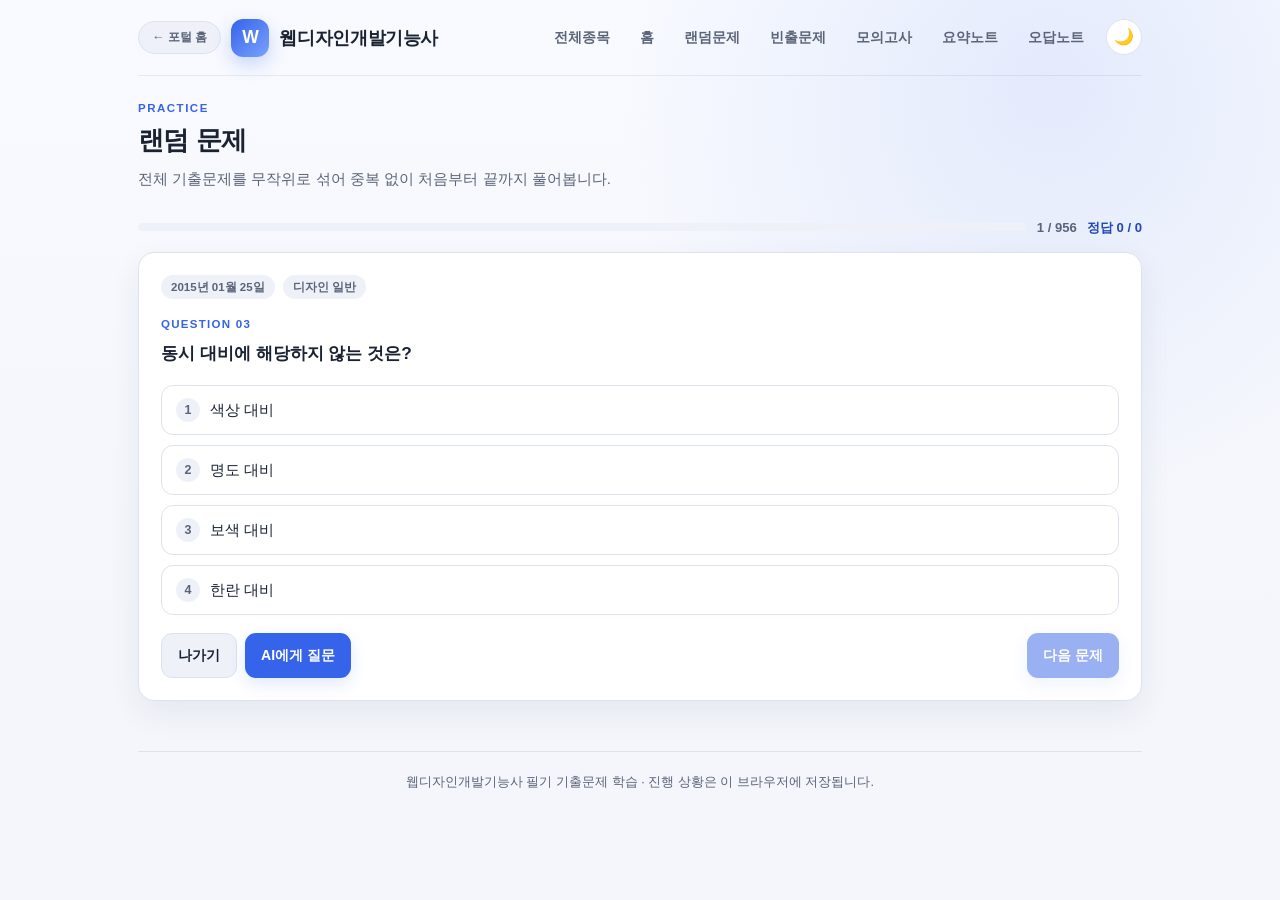
<file: webdesign/quiz.html>
<!doctype html>
<html lang="ko">
<head>
  <meta charset="UTF-8" />
  <meta name="viewport" content="width=device-width, initial-scale=1.0" />
  <meta name="description" content="웹디자인개발기능사 필기 기출문제 풀이" />
  <title>문제 풀기 · 웹디자인개발기능사</title>
  <link rel="stylesheet" href="css/style.css?v=20260913-1" />
  <script>(function(){try{var t=localStorage.getItem("theme");if(t==="light"||t==="dark")document.documentElement.setAttribute("data-theme",t);}catch(e){}})();</script>
</head>
<body>
  <div class="wrap">
    <header class="site-header">
      <div style="display:flex; align-items:center; gap:10px; flex-wrap:wrap;">
        <a href="../index.html" class="portal-back-btn" title="4종 기능사 학습관 메인으로 이동">← 포털 홈</a>
        <a class="brand" href="index.html"><span class="logo">W</span><span>웹디자인개발기능사</span></a>
      </div>
      <div class="header-actions">
        <nav class="top-nav" aria-label="주요 메뉴">
          <a href="../index.html">전체종목</a>
          <a href="index.html">홈</a>
          <a href="quiz.html?mode=random">랜덤문제</a>
          <a href="quiz.html?mode=frequent">빈출문제</a>
          <a href="quiz.html?mode=round">모의고사</a>
          <a href="summary.html">요약노트</a>
          <a href="quiz.html?mode=wrong">오답노트</a>
        </nav>
        <button id="themeToggle" class="theme-toggle" type="button" aria-label="테마 전환">🌙</button>
      </div>
    </header>

    <main>
      <div class="hero quiz-hero">
        <div>
          <span class="eyebrow">PRACTICE</span>
          <h1 id="modeTitle">문제 풀기</h1>
          <p id="modeDesc"></p>
        </div>
        <div id="timerCard" class="timer-card" hidden aria-live="polite">
          <span>남은 시간</span>
          <strong id="timerText">60:00</strong>
        </div>
      </div>

      <div id="roundControls" class="round-controls" hidden>
        <label for="roundSelect">응시할 회차</label>
        <select id="roundSelect" class="round-select"></select>
        <button id="startRoundBtn" class="btn" type="button">시험 시작</button>
        <span class="round-note">60문제 · 60분 · 제출 후 채점</span>
      </div>
      <div id="roundHistory" class="round-history" hidden></div>

      <div id="toolbar" class="quiz-toolbar" hidden>
        <div class="progress-bar" aria-hidden="true"><div id="progressBar"></div></div>
        <div id="progressText" class="toolbar-label"></div>
        <div id="scoreText" class="toolbar-score"></div>
      </div>

      <div id="examNavigator" class="exam-navigator" hidden>
        <div class="exam-navigator-head">
          <span>답안 현황</span>
          <span id="answerCount">0 / 60 답변</span>
        </div>
        <div id="questionMap" class="question-map"></div>
      </div>

      <div id="quizArea"></div>
      <div id="resultArea" hidden></div>
      <div id="emptyArea" hidden></div>
    </main>

    <footer class="site-footer">웹디자인개발기능사 필기 기출문제 학습 · 진행 상황은 이 브라우저에 저장됩니다.</footer>
  </div>
  <script src="js/data.js"></script>
  <script src="js/theme.js"></script>
  <script src="js/quiz.js"></script>
</body>
</html>
</file>
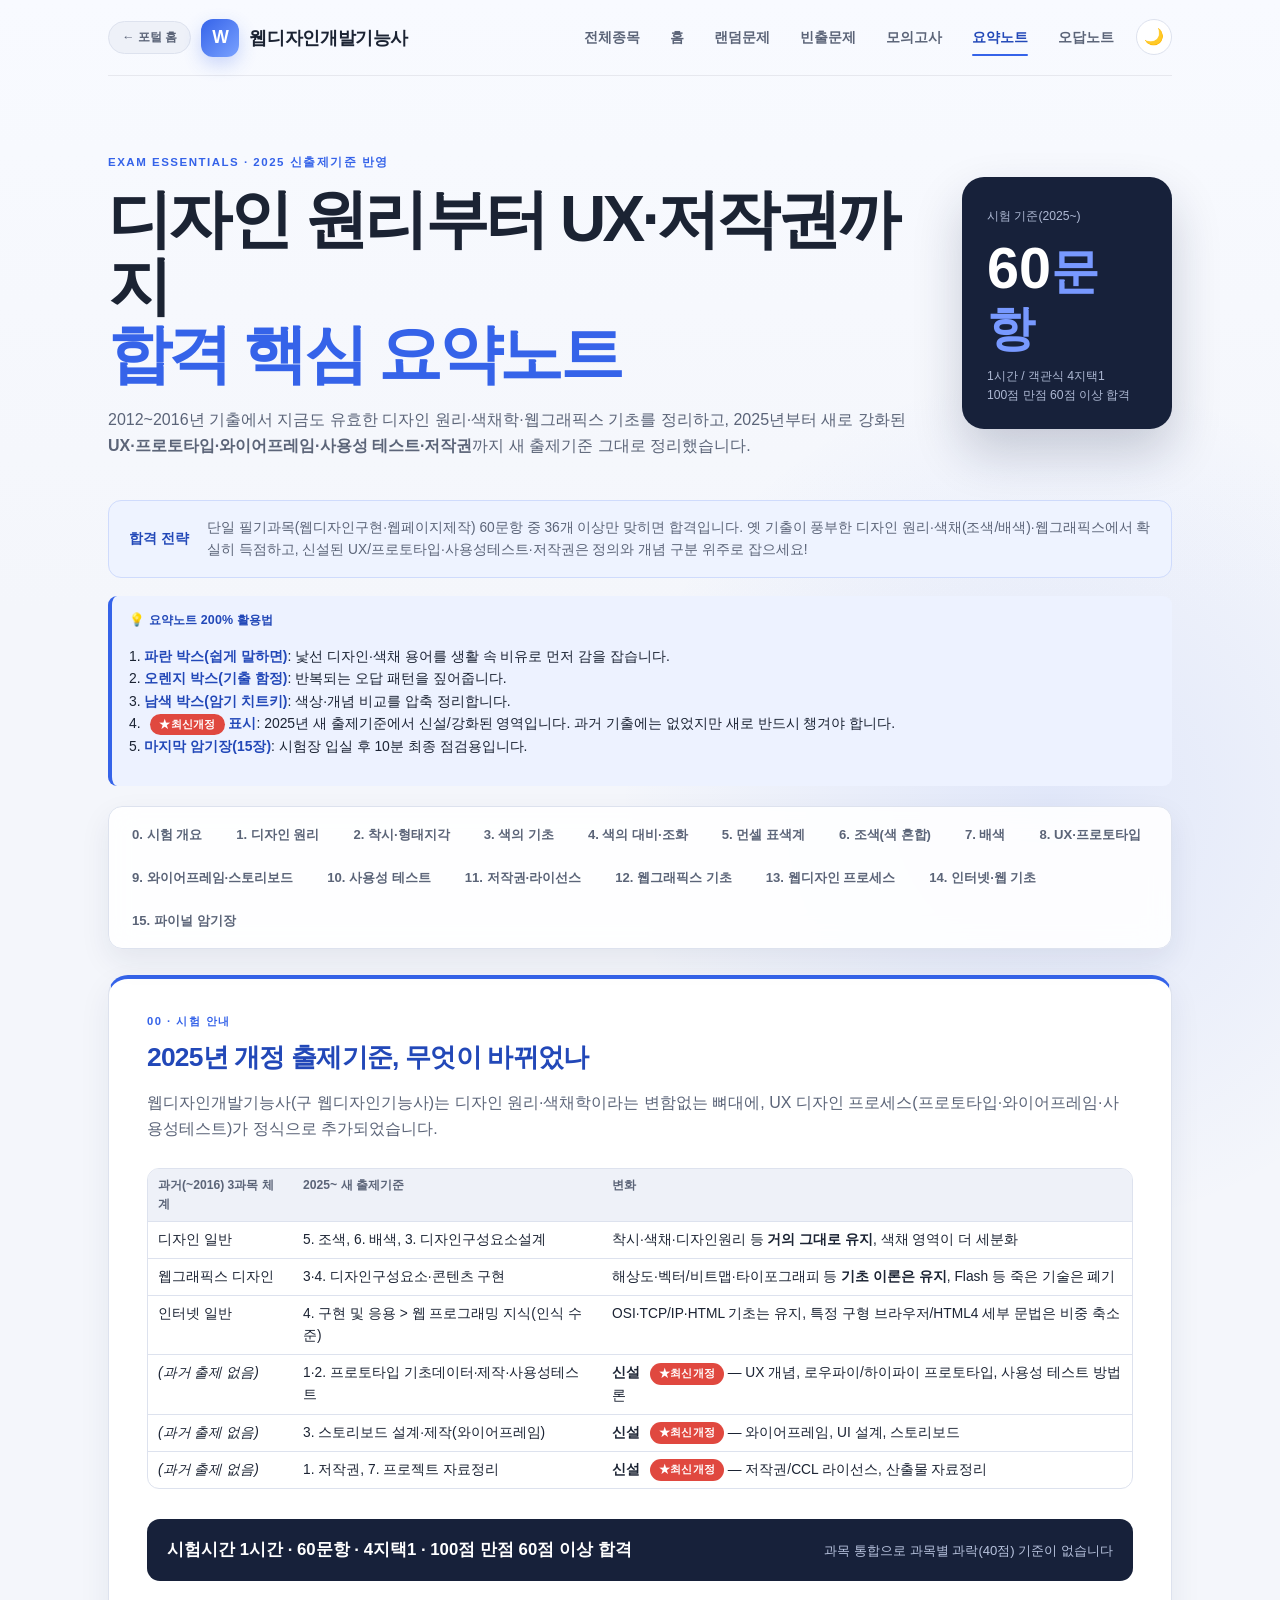
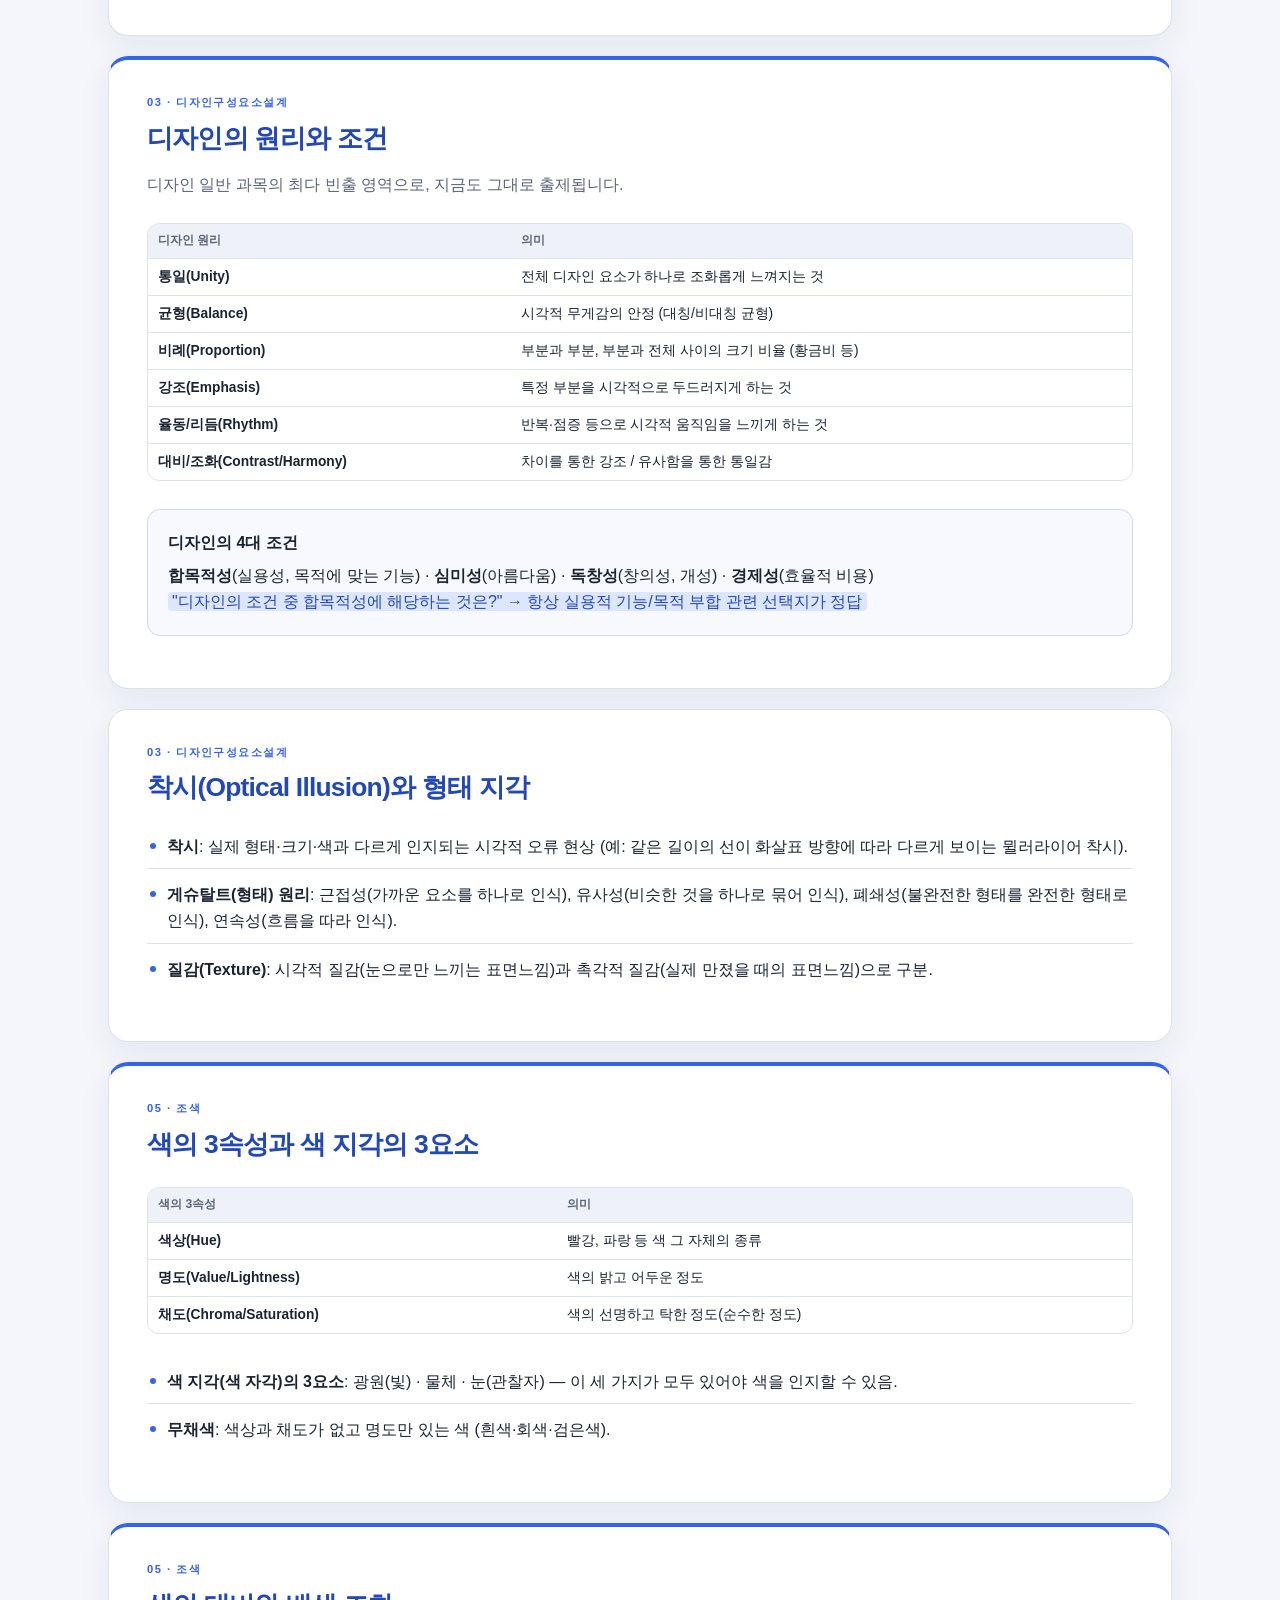
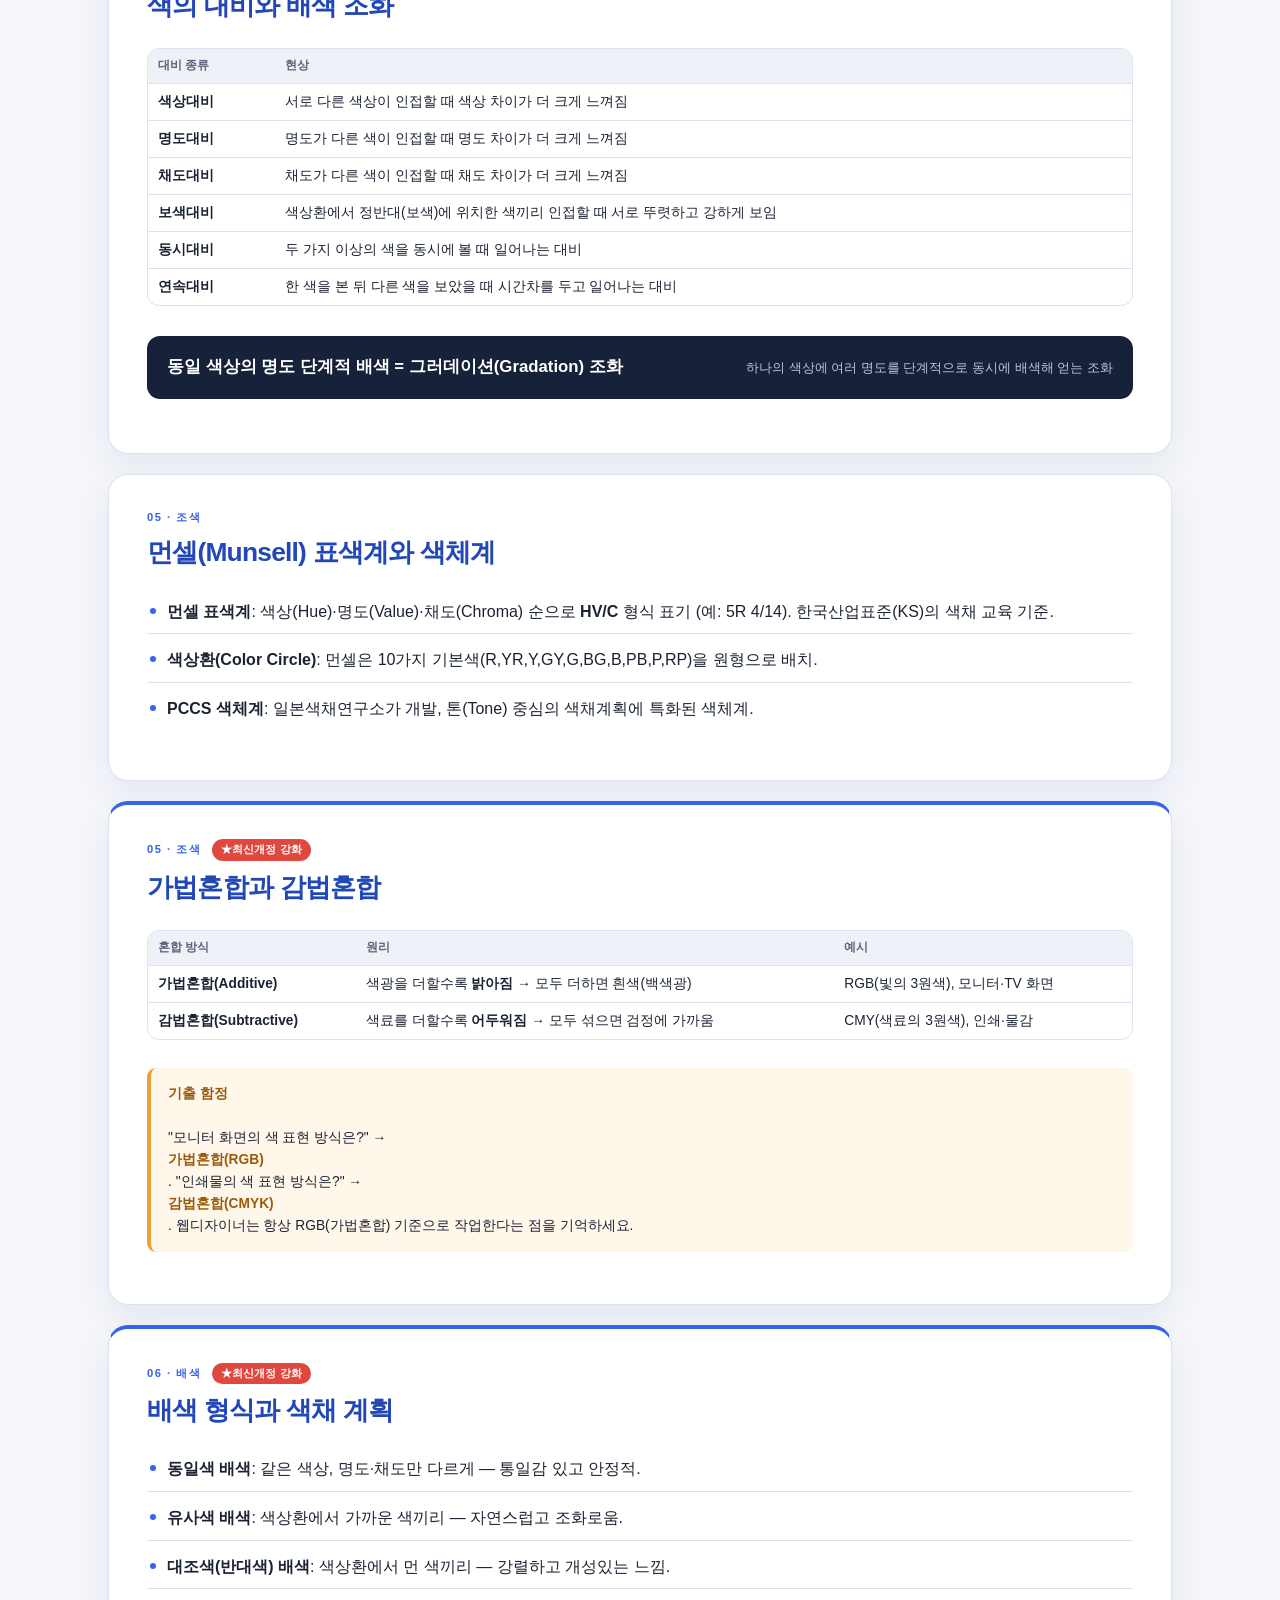
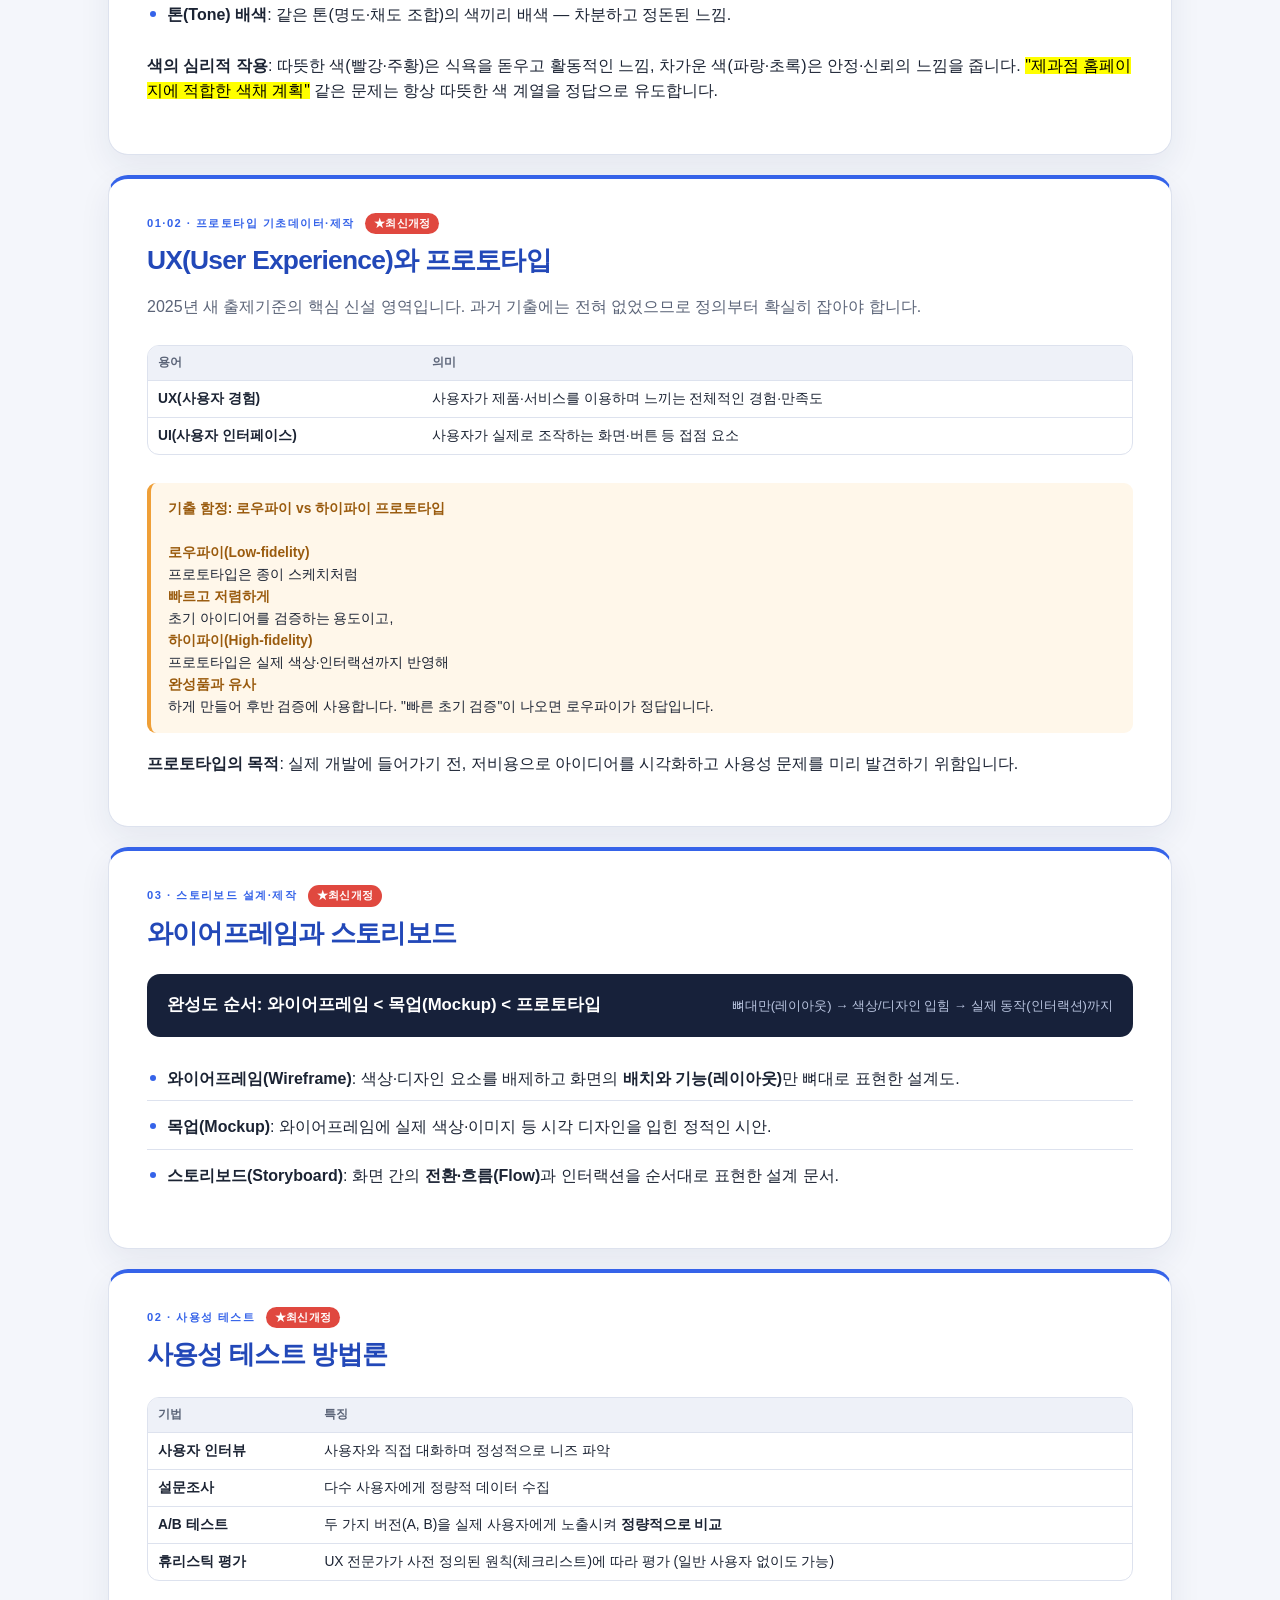
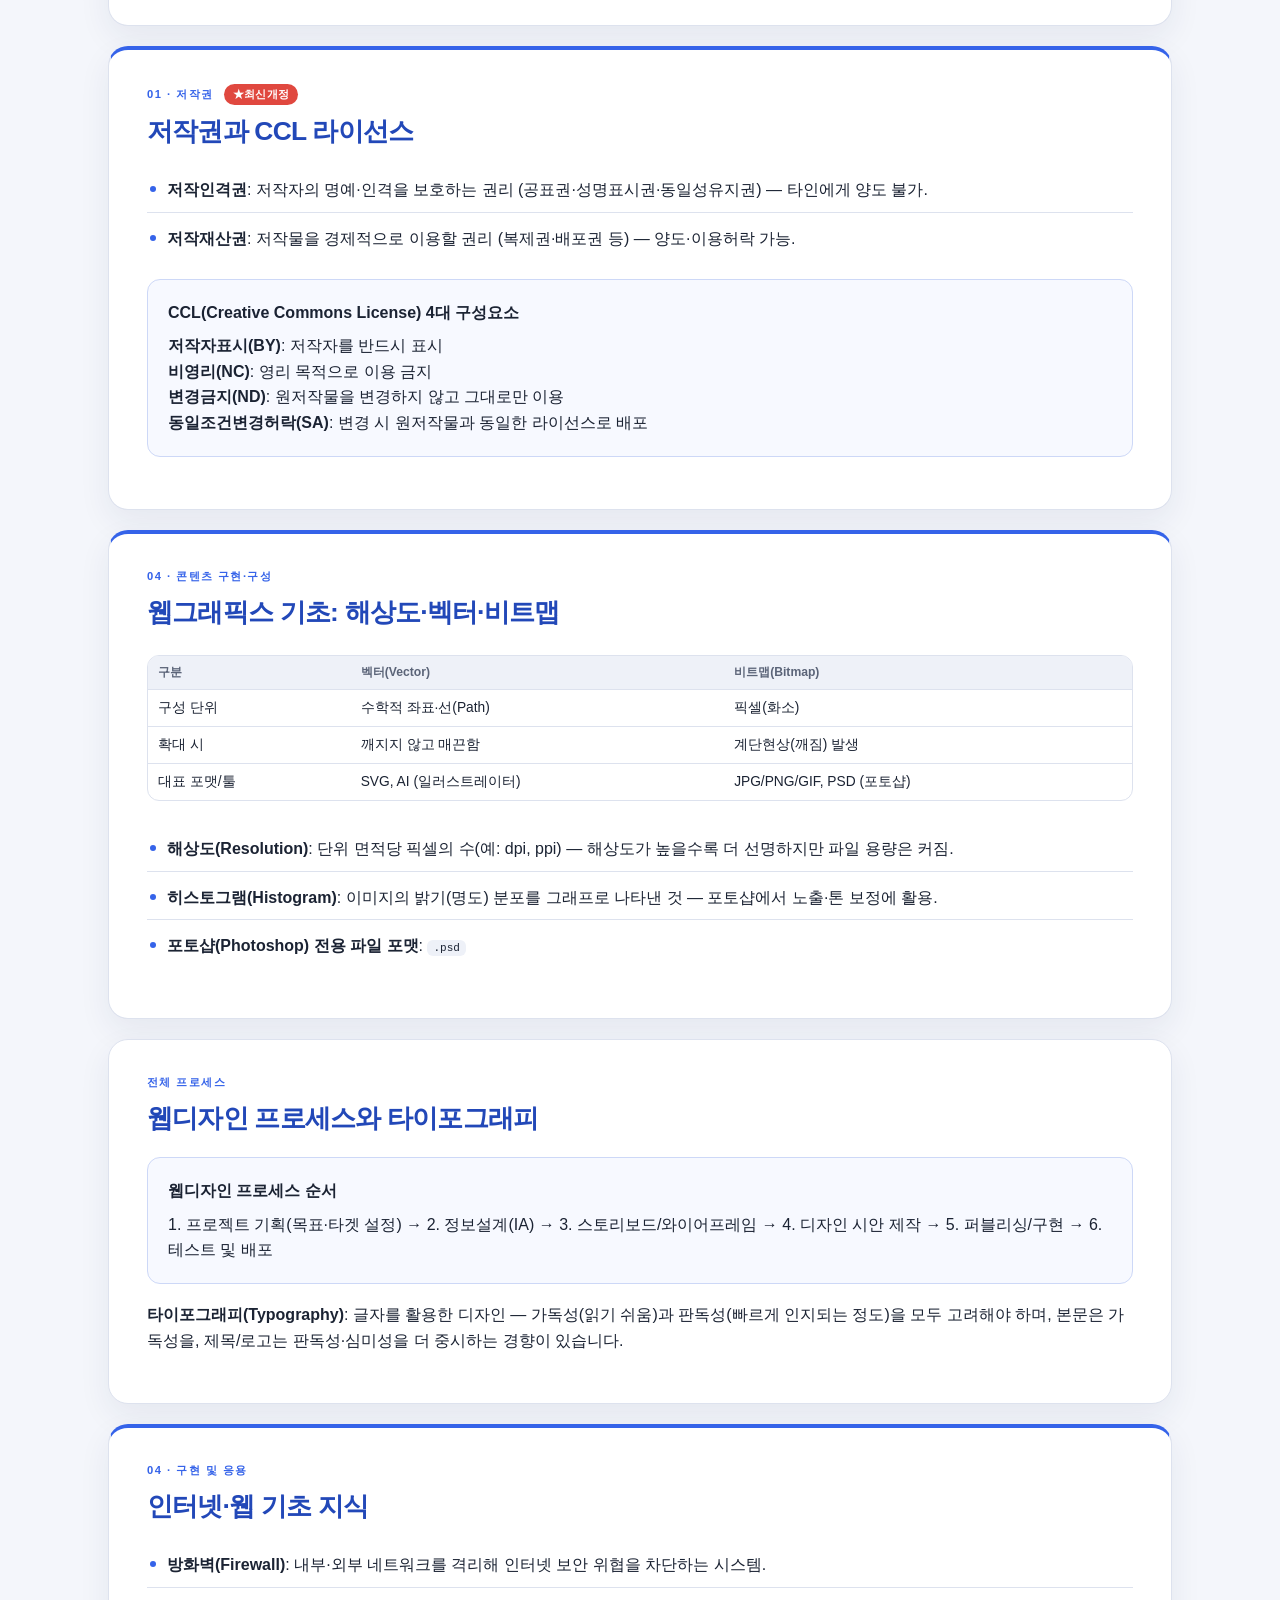
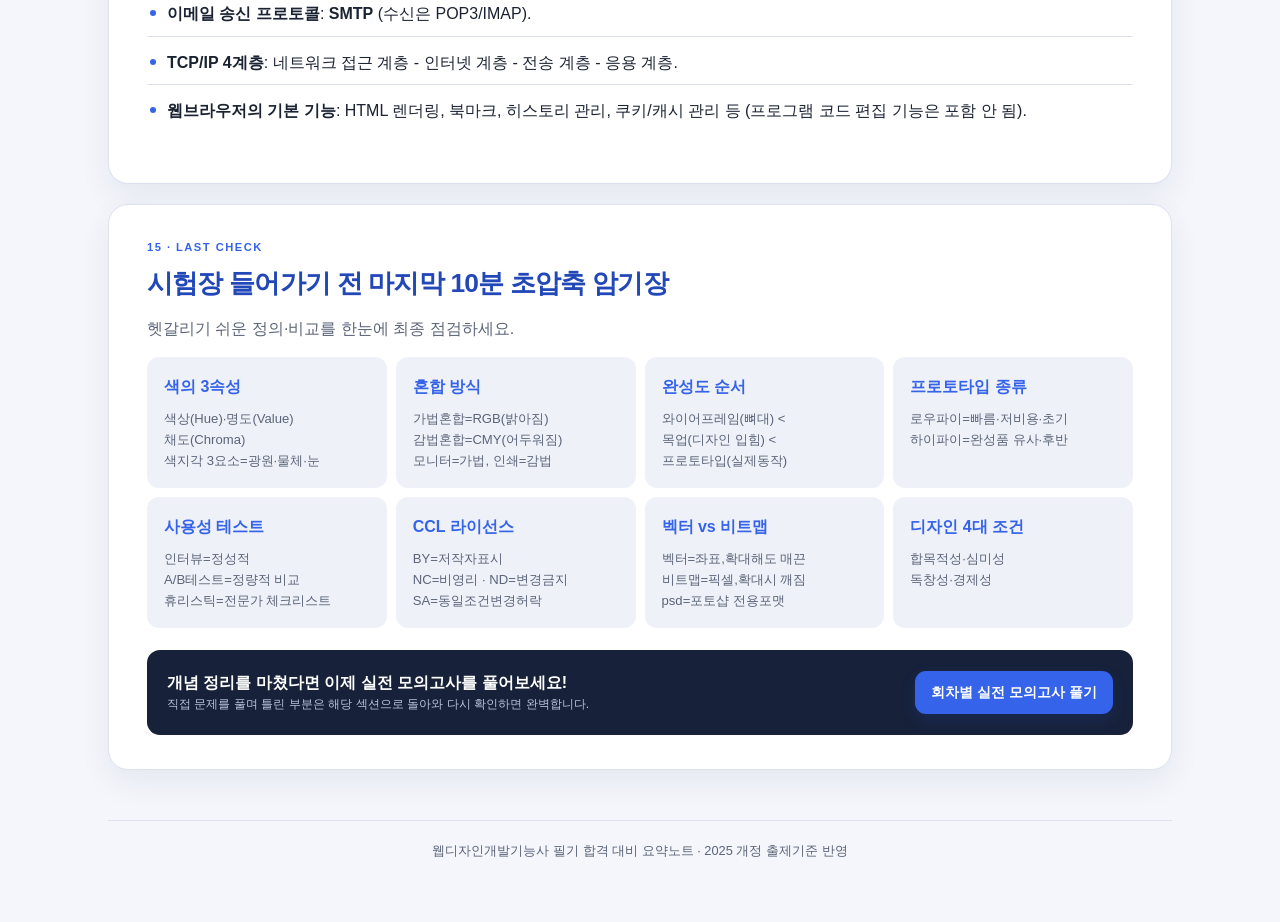
<file: webdesign/summary.html>
<!doctype html>
<html lang="ko">
<head>
  <meta charset="UTF-8" />
  <meta name="viewport" content="width=device-width, initial-scale=1.0" />
  <meta name="description" content="웹디자인개발기능사 필기 합격 보장 핵심 요약노트 - 2025년 개정 출제기준(UX·프로토타입·조색·배색·저작권) 완벽 반영" />
  <title>기출 핵심 요약노트 · 웹디자인개발기능사</title>
  <link rel="stylesheet" href="css/style.css?v=20260913-1" />
  <script>(function(){try{var t=localStorage.getItem("theme");if(t==="light"||t==="dark")document.documentElement.setAttribute("data-theme",t);}catch(e){}})();</script>
</head>
<body>
  <div class="wrap summary-wrap">
    <header class="site-header">
      <div style="display:flex; align-items:center; gap:10px; flex-wrap:wrap;">
        <a href="../index.html" class="portal-back-btn" title="4종 기능사 학습관 메인으로 이동">← 포털 홈</a>
        <a class="brand" href="index.html"><span class="logo">W</span><span>웹디자인개발기능사</span></a>
      </div>
      <div class="header-actions">
        <nav class="top-nav" aria-label="주요 메뉴">
          <a href="../index.html">전체종목</a>
          <a href="index.html">홈</a>
          <a href="quiz.html?mode=random">랜덤문제</a>
          <a href="quiz.html?mode=frequent">빈출문제</a>
          <a href="quiz.html?mode=round">모의고사</a>
          <a href="summary.html" class="active">요약노트</a>
          <a href="quiz.html?mode=wrong">오답노트</a>
        </nav>
        <button id="themeToggle" class="theme-toggle" type="button" aria-label="테마 전환">🌙</button>
      </div>
    </header>

    <main>
      <section class="summary-hero">
        <div>
          <span class="eyebrow">EXAM ESSENTIALS · 2025 신출제기준 반영</span>
          <h1>디자인 원리부터 UX·저작권까지<br /><em>합격 핵심 요약노트</em></h1>
          <p>2012~2016년 기출에서 지금도 유효한 디자인 원리·색채학·웹그래픽스 기초를 정리하고, 2025년부터 새로 강화된 <b>UX·프로토타입·와이어프레임·사용성 테스트·저작권</b>까지 새 출제기준 그대로 정리했습니다.</p>
        </div>
        <div class="summary-score-card">
          <span>시험 기준(2025~)</span>
          <strong>60<small>문항</small></strong>
          <p>1시간 / 객관식 4지택1<br />100점 만점 60점 이상 합격</p>
        </div>
      </section>

      <div class="summary-notice">
        <strong>합격 전략</strong>
        <span>단일 필기과목(웹디자인구현·웹페이지제작) 60문항 중 36개 이상만 맞히면 합격입니다. 옛 기출이 풍부한 디자인 원리·색채(조색/배색)·웹그래픽스에서 확실히 득점하고, 신설된 UX/프로토타입·사용성테스트·저작권은 정의와 개념 구분 위주로 잡으세요!</span>
      </div>

      <div class="plain-box">
        <b class="pb-label">💡 요약노트 200% 활용법</b>
        <p>1. <b>파란 박스(쉽게 말하면)</b>: 낯선 디자인·색채 용어를 생활 속 비유로 먼저 감을 잡습니다.<br />
        2. <b>오렌지 박스(기출 함정)</b>: 반복되는 오답 패턴을 짚어줍니다.<br />
        3. <b>남색 박스(암기 치트키)</b>: 색상·개념 비교를 압축 정리합니다.<br />
        4. <b><span class="badge-new">★최신개정</span> 표시</b>: 2025년 새 출제기준에서 신설/강화된 영역입니다. 과거 기출에는 없었지만 새로 반드시 챙겨야 합니다.<br />
        5. <b>마지막 암기장(15장)</b>: 시험장 입실 후 10분 최종 점검용입니다.</p>
      </div>

      <!-- 상단 고정 목차 (TOC) -->
      <nav class="toc summary-toc" aria-label="요약노트 목차">
        <a href="#intro">0. 시험 개요</a>
        <a href="#principle">1. 디자인 원리</a>
        <a href="#illusion">2. 착시·형태지각</a>
        <a href="#colorbase">3. 색의 기초</a>
        <a href="#contrast">4. 색의 대비·조화</a>
        <a href="#munsell">5. 먼셀 표색계</a>
        <a href="#mixing">6. 조색(색 혼합)</a>
        <a href="#scheme">7. 배색</a>
        <a href="#ux">8. UX·프로토타입</a>
        <a href="#wireframe">9. 와이어프레임·스토리보드</a>
        <a href="#usability">10. 사용성 테스트</a>
        <a href="#copyright">11. 저작권·라이선스</a>
        <a href="#webgraphic">12. 웹그래픽스 기초</a>
        <a href="#process">13. 웹디자인 프로세스</a>
        <a href="#internet">14. 인터넷·웹 기초</a>
        <a href="#last">15. 파이널 암기장</a>
      </nav>

      <!-- 0. 시험 개요 -->
      <section class="summary-section high-yield" id="intro">
        <div class="section-kicker">00 · 시험 안내</div>
        <h2>2025년 개정 출제기준, 무엇이 바뀌었나</h2>
        <p class="lead">웹디자인개발기능사(구 웹디자인기능사)는 디자인 원리·색채학이라는 변함없는 뼈대에, UX 디자인 프로세스(프로토타입·와이어프레임·사용성테스트)가 정식으로 추가되었습니다.</p>

        <table>
          <thead>
            <tr><th>과거(~2016) 3과목 체계</th><th>2025~ 새 출제기준</th><th>변화</th></tr>
          </thead>
          <tbody>
            <tr><td>디자인 일반</td><td>5. 조색, 6. 배색, 3. 디자인구성요소설계</td><td>착시·색채·디자인원리 등 <b>거의 그대로 유지</b>, 색채 영역이 더 세분화</td></tr>
            <tr><td>웹그래픽스 디자인</td><td>3·4. 디자인구성요소·콘텐츠 구현</td><td>해상도·벡터/비트맵·타이포그래피 등 <b>기초 이론은 유지</b>, Flash 등 죽은 기술은 폐기</td></tr>
            <tr><td>인터넷 일반</td><td>4. 구현 및 응용 &gt; 웹 프로그래밍 지식(인식 수준)</td><td>OSI·TCP/IP·HTML 기초는 유지, 특정 구형 브라우저/HTML4 세부 문법은 비중 축소</td></tr>
            <tr><td><em>(과거 출제 없음)</em></td><td>1·2. 프로토타입 기초데이터·제작·사용성테스트</td><td><b>신설 <span class="badge-new">★최신개정</span></b> — UX 개념, 로우파이/하이파이 프로토타입, 사용성 테스트 방법론</td></tr>
            <tr><td><em>(과거 출제 없음)</em></td><td>3. 스토리보드 설계·제작(와이어프레임)</td><td><b>신설 <span class="badge-new">★최신개정</span></b> — 와이어프레임, UI 설계, 스토리보드</td></tr>
            <tr><td><em>(과거 출제 없음)</em></td><td>1. 저작권, 7. 프로젝트 자료정리</td><td><b>신설 <span class="badge-new">★최신개정</span></b> — 저작권/CCL 라이선스, 산출물 자료정리</td></tr>
          </tbody>
        </table>

        <div class="memory-box">
          <b>시험시간 1시간 · 60문항 · 4지택1 · 100점 만점 60점 이상 합격</b>
          <span>과목 통합으로 과목별 과락(40점) 기준이 없습니다</span>
        </div>
      </section>

      <!-- 1. 디자인 원리 -->
      <section class="summary-section high-yield" id="principle">
        <div class="section-kicker">03 · 디자인구성요소설계</div>
        <h2>디자인의 원리와 조건</h2>
        <p class="lead">디자인 일반 과목의 최다 빈출 영역으로, 지금도 그대로 출제됩니다.</p>

        <table>
          <thead><tr><th>디자인 원리</th><th>의미</th></tr></thead>
          <tbody>
            <tr><td><b>통일(Unity)</b></td><td>전체 디자인 요소가 하나로 조화롭게 느껴지는 것</td></tr>
            <tr><td><b>균형(Balance)</b></td><td>시각적 무게감의 안정 (대칭/비대칭 균형)</td></tr>
            <tr><td><b>비례(Proportion)</b></td><td>부분과 부분, 부분과 전체 사이의 크기 비율 (황금비 등)</td></tr>
            <tr><td><b>강조(Emphasis)</b></td><td>특정 부분을 시각적으로 두드러지게 하는 것</td></tr>
            <tr><td><b>율동/리듬(Rhythm)</b></td><td>반복·점증 등으로 시각적 움직임을 느끼게 하는 것</td></tr>
            <tr><td><b>대비/조화(Contrast/Harmony)</b></td><td>차이를 통한 강조 / 유사함을 통한 통일감</td></tr>
          </tbody>
        </table>

        <div class="worked-example">
          <b>디자인의 4대 조건</b>
          <p>
            <b>합목적성</b>(실용성, 목적에 맞는 기능) · <b>심미성</b>(아름다움) · <b>독창성</b>(창의성, 개성) · <b>경제성</b>(효율적 비용)<br />
            <mark>"디자인의 조건 중 합목적성에 해당하는 것은?" → 항상 실용적 기능/목적 부합 관련 선택지가 정답</mark>
          </p>
        </div>
      </section>

      <!-- 2. 착시·형태지각 -->
      <section class="summary-section" id="illusion">
        <div class="section-kicker">03 · 디자인구성요소설계</div>
        <h2>착시(Optical Illusion)와 형태 지각</h2>
        <ul class="key-list">
          <li><b>착시</b>: 실제 형태·크기·색과 다르게 인지되는 시각적 오류 현상 (예: 같은 길이의 선이 화살표 방향에 따라 다르게 보이는 뮐러라이어 착시).</li>
          <li><b>게슈탈트(형태) 원리</b>: 근접성(가까운 요소를 하나로 인식), 유사성(비슷한 것을 하나로 묶어 인식), 폐쇄성(불완전한 형태를 완전한 형태로 인식), 연속성(흐름을 따라 인식).</li>
          <li><b>질감(Texture)</b>: 시각적 질감(눈으로만 느끼는 표면느낌)과 촉각적 질감(실제 만졌을 때의 표면느낌)으로 구분.</li>
        </ul>
      </section>

      <!-- 3. 색의 기초 -->
      <section class="summary-section high-yield" id="colorbase">
        <div class="section-kicker">05 · 조색</div>
        <h2>색의 3속성과 색 지각의 3요소</h2>

        <table>
          <thead><tr><th>색의 3속성</th><th>의미</th></tr></thead>
          <tbody>
            <tr><td><b>색상(Hue)</b></td><td>빨강, 파랑 등 색 그 자체의 종류</td></tr>
            <tr><td><b>명도(Value/Lightness)</b></td><td>색의 밝고 어두운 정도</td></tr>
            <tr><td><b>채도(Chroma/Saturation)</b></td><td>색의 선명하고 탁한 정도(순수한 정도)</td></tr>
          </tbody>
        </table>

        <ul class="key-list">
          <li><b>색 지각(색 자각)의 3요소</b>: 광원(빛) · 물체 · 눈(관찰자) — 이 세 가지가 모두 있어야 색을 인지할 수 있음.</li>
          <li><b>무채색</b>: 색상과 채도가 없고 명도만 있는 색 (흰색·회색·검은색).</li>
        </ul>
      </section>

      <!-- 4. 색의 대비·조화 -->
      <section class="summary-section high-yield" id="contrast">
        <div class="section-kicker">05 · 조색</div>
        <h2>색의 대비와 배색 조화</h2>

        <table>
          <thead><tr><th>대비 종류</th><th>현상</th></tr></thead>
          <tbody>
            <tr><td><b>색상대비</b></td><td>서로 다른 색상이 인접할 때 색상 차이가 더 크게 느껴짐</td></tr>
            <tr><td><b>명도대비</b></td><td>명도가 다른 색이 인접할 때 명도 차이가 더 크게 느껴짐</td></tr>
            <tr><td><b>채도대비</b></td><td>채도가 다른 색이 인접할 때 채도 차이가 더 크게 느껴짐</td></tr>
            <tr><td><b>보색대비</b></td><td>색상환에서 정반대(보색)에 위치한 색끼리 인접할 때 서로 뚜렷하고 강하게 보임</td></tr>
            <tr><td><b>동시대비</b></td><td>두 가지 이상의 색을 동시에 볼 때 일어나는 대비</td></tr>
            <tr><td><b>연속대비</b></td><td>한 색을 본 뒤 다른 색을 보았을 때 시간차를 두고 일어나는 대비</td></tr>
          </tbody>
        </table>

        <div class="memory-box">
          <b>동일 색상의 명도 단계적 배색 = 그러데이션(Gradation) 조화</b>
          <span>하나의 색상에 여러 명도를 단계적으로 동시에 배색해 얻는 조화</span>
        </div>
      </section>

      <!-- 5. 먼셀 표색계 -->
      <section class="summary-section" id="munsell">
        <div class="section-kicker">05 · 조색</div>
        <h2>먼셀(Munsell) 표색계와 색체계</h2>
        <ul class="key-list">
          <li><b>먼셀 표색계</b>: 색상(Hue)·명도(Value)·채도(Chroma) 순으로 <b>HV/C</b> 형식 표기 (예: 5R 4/14). 한국산업표준(KS)의 색채 교육 기준.</li>
          <li><b>색상환(Color Circle)</b>: 먼셀은 10가지 기본색(R,YR,Y,GY,G,BG,B,PB,P,RP)을 원형으로 배치.</li>
          <li><b>PCCS 색체계</b>: 일본색채연구소가 개발, 톤(Tone) 중심의 색채계획에 특화된 색체계.</li>
        </ul>
      </section>

      <!-- 6. 조색(색 혼합) -->
      <section class="summary-section high-yield" id="mixing">
        <div class="section-kicker">05 · 조색 <span class="badge-new">★최신개정 강화</span></div>
        <h2>가법혼합과 감법혼합</h2>

        <table>
          <thead><tr><th>혼합 방식</th><th>원리</th><th>예시</th></tr></thead>
          <tbody>
            <tr><td><b>가법혼합(Additive)</b></td><td>색광을 더할수록 <b>밝아짐</b> → 모두 더하면 흰색(백색광)</td><td>RGB(빛의 3원색), 모니터·TV 화면</td></tr>
            <tr><td><b>감법혼합(Subtractive)</b></td><td>색료를 더할수록 <b>어두워짐</b> → 모두 섞으면 검정에 가까움</td><td>CMY(색료의 3원색), 인쇄·물감</td></tr>
          </tbody>
        </table>

        <div class="exam-trap">
          <b>기출 함정</b><br />
          "모니터 화면의 색 표현 방식은?" → <b>가법혼합(RGB)</b>. "인쇄물의 색 표현 방식은?" → <b>감법혼합(CMYK)</b>. 웹디자이너는 항상 RGB(가법혼합) 기준으로 작업한다는 점을 기억하세요.
        </div>
      </section>

      <!-- 7. 배색 -->
      <section class="summary-section high-yield" id="scheme">
        <div class="section-kicker">06 · 배색 <span class="badge-new">★최신개정 강화</span></div>
        <h2>배색 형식과 색채 계획</h2>

        <ul class="key-list">
          <li><b>동일색 배색</b>: 같은 색상, 명도·채도만 다르게 — 통일감 있고 안정적.</li>
          <li><b>유사색 배색</b>: 색상환에서 가까운 색끼리 — 자연스럽고 조화로움.</li>
          <li><b>대조색(반대색) 배색</b>: 색상환에서 먼 색끼리 — 강렬하고 개성있는 느낌.</li>
          <li><b>톤(Tone) 배색</b>: 같은 톤(명도·채도 조합)의 색끼리 배색 — 차분하고 정돈된 느낌.</li>
        </ul>

        <p><b>색의 심리적 작용</b>: 따뜻한 색(빨강·주황)은 식욕을 돋우고 활동적인 느낌, 차가운 색(파랑·초록)은 안정·신뢰의 느낌을 줍니다. <mark>"제과점 홈페이지에 적합한 색채 계획"</mark> 같은 문제는 항상 따뜻한 색 계열을 정답으로 유도합니다.</p>
      </section>

      <!-- 8. UX·프로토타입 -->
      <section class="summary-section high-yield" id="ux">
        <div class="section-kicker">01·02 · 프로토타입 기초데이터·제작 <span class="badge-new">★최신개정</span></div>
        <h2>UX(User Experience)와 프로토타입</h2>
        <p class="lead">2025년 새 출제기준의 핵심 신설 영역입니다. 과거 기출에는 전혀 없었으므로 정의부터 확실히 잡아야 합니다.</p>

        <table>
          <thead><tr><th>용어</th><th>의미</th></tr></thead>
          <tbody>
            <tr><td><b>UX(사용자 경험)</b></td><td>사용자가 제품·서비스를 이용하며 느끼는 전체적인 경험·만족도</td></tr>
            <tr><td><b>UI(사용자 인터페이스)</b></td><td>사용자가 실제로 조작하는 화면·버튼 등 접점 요소</td></tr>
          </tbody>
        </table>

        <div class="exam-trap">
          <b>기출 함정: 로우파이 vs 하이파이 프로토타입</b><br />
          <b>로우파이(Low-fidelity)</b> 프로토타입은 종이 스케치처럼 <b>빠르고 저렴하게</b> 초기 아이디어를 검증하는 용도이고, <b>하이파이(High-fidelity)</b> 프로토타입은 실제 색상·인터랙션까지 반영해 <b>완성품과 유사</b>하게 만들어 후반 검증에 사용합니다. "빠른 초기 검증"이 나오면 로우파이가 정답입니다.
        </div>

        <p><b>프로토타입의 목적</b>: 실제 개발에 들어가기 전, 저비용으로 아이디어를 시각화하고 사용성 문제를 미리 발견하기 위함입니다.</p>
      </section>

      <!-- 9. 와이어프레임·스토리보드 -->
      <section class="summary-section high-yield" id="wireframe">
        <div class="section-kicker">03 · 스토리보드 설계·제작 <span class="badge-new">★최신개정</span></div>
        <h2>와이어프레임과 스토리보드</h2>

        <div class="memory-box">
          <b>완성도 순서: 와이어프레임 &lt; 목업(Mockup) &lt; 프로토타입</b>
          <span>뼈대만(레이아웃) → 색상/디자인 입힘 → 실제 동작(인터랙션)까지</span>
        </div>

        <ul class="key-list">
          <li><b>와이어프레임(Wireframe)</b>: 색상·디자인 요소를 배제하고 화면의 <b>배치와 기능(레이아웃)</b>만 뼈대로 표현한 설계도.</li>
          <li><b>목업(Mockup)</b>: 와이어프레임에 실제 색상·이미지 등 시각 디자인을 입힌 정적인 시안.</li>
          <li><b>스토리보드(Storyboard)</b>: 화면 간의 <b>전환·흐름(Flow)</b>과 인터랙션을 순서대로 표현한 설계 문서.</li>
        </ul>
      </section>

      <!-- 10. 사용성 테스트 -->
      <section class="summary-section high-yield" id="usability">
        <div class="section-kicker">02 · 사용성 테스트 <span class="badge-new">★최신개정</span></div>
        <h2>사용성 테스트 방법론</h2>

        <table>
          <thead><tr><th>기법</th><th>특징</th></tr></thead>
          <tbody>
            <tr><td><b>사용자 인터뷰</b></td><td>사용자와 직접 대화하며 정성적으로 니즈 파악</td></tr>
            <tr><td><b>설문조사</b></td><td>다수 사용자에게 정량적 데이터 수집</td></tr>
            <tr><td><b>A/B 테스트</b></td><td>두 가지 버전(A, B)을 실제 사용자에게 노출시켜 <b>정량적으로 비교</b></td></tr>
            <tr><td><b>휴리스틱 평가</b></td><td>UX 전문가가 사전 정의된 원칙(체크리스트)에 따라 평가 (일반 사용자 없이도 가능)</td></tr>
          </tbody>
        </table>
      </section>

      <!-- 11. 저작권 -->
      <section class="summary-section high-yield" id="copyright">
        <div class="section-kicker">01 · 저작권 <span class="badge-new">★최신개정</span></div>
        <h2>저작권과 CCL 라이선스</h2>

        <ul class="key-list">
          <li><b>저작인격권</b>: 저작자의 명예·인격을 보호하는 권리 (공표권·성명표시권·동일성유지권) — 타인에게 양도 불가.</li>
          <li><b>저작재산권</b>: 저작물을 경제적으로 이용할 권리 (복제권·배포권 등) — 양도·이용허락 가능.</li>
        </ul>

        <div class="worked-example">
          <b>CCL(Creative Commons License) 4대 구성요소</b>
          <p>
            <b>저작자표시(BY)</b>: 저작자를 반드시 표시<br />
            <b>비영리(NC)</b>: 영리 목적으로 이용 금지<br />
            <b>변경금지(ND)</b>: 원저작물을 변경하지 않고 그대로만 이용<br />
            <b>동일조건변경허락(SA)</b>: 변경 시 원저작물과 동일한 라이선스로 배포
          </p>
        </div>
      </section>

      <!-- 12. 웹그래픽스 기초 -->
      <section class="summary-section high-yield" id="webgraphic">
        <div class="section-kicker">04 · 콘텐츠 구현·구성</div>
        <h2>웹그래픽스 기초: 해상도·벡터·비트맵</h2>

        <table>
          <thead><tr><th>구분</th><th>벡터(Vector)</th><th>비트맵(Bitmap)</th></tr></thead>
          <tbody>
            <tr><td>구성 단위</td><td>수학적 좌표·선(Path)</td><td>픽셀(화소)</td></tr>
            <tr><td>확대 시</td><td>깨지지 않고 매끈함</td><td>계단현상(깨짐) 발생</td></tr>
            <tr><td>대표 포맷/툴</td><td>SVG, AI (일러스트레이터)</td><td>JPG/PNG/GIF, PSD (포토샵)</td></tr>
          </tbody>
        </table>

        <ul class="key-list">
          <li><b>해상도(Resolution)</b>: 단위 면적당 픽셀의 수(예: dpi, ppi) — 해상도가 높을수록 더 선명하지만 파일 용량은 커짐.</li>
          <li><b>히스토그램(Histogram)</b>: 이미지의 밝기(명도) 분포를 그래프로 나타낸 것 — 포토샵에서 노출·톤 보정에 활용.</li>
          <li><b>포토샵(Photoshop) 전용 파일 포맷</b>: <code>.psd</code></li>
        </ul>
      </section>

      <!-- 13. 웹디자인 프로세스 -->
      <section class="summary-section" id="process">
        <div class="section-kicker">전체 프로세스</div>
        <h2>웹디자인 프로세스와 타이포그래피</h2>

        <div class="worked-example">
          <b>웹디자인 프로세스 순서</b>
          <p>1. 프로젝트 기획(목표·타겟 설정) → 2. 정보설계(IA) → 3. 스토리보드/와이어프레임 → 4. 디자인 시안 제작 → 5. 퍼블리싱/구현 → 6. 테스트 및 배포</p>
        </div>

        <p><b>타이포그래피(Typography)</b>: 글자를 활용한 디자인 — 가독성(읽기 쉬움)과 판독성(빠르게 인지되는 정도)을 모두 고려해야 하며, 본문은 가독성을, 제목/로고는 판독성·심미성을 더 중시하는 경향이 있습니다.</p>
      </section>

      <!-- 14. 인터넷·웹 기초 -->
      <section class="summary-section high-yield" id="internet">
        <div class="section-kicker">04 · 구현 및 응용</div>
        <h2>인터넷·웹 기초 지식</h2>

        <ul class="key-list">
          <li><b>방화벽(Firewall)</b>: 내부·외부 네트워크를 격리해 인터넷 보안 위협을 차단하는 시스템.</li>
          <li><b>이메일 송신 프로토콜</b>: <b>SMTP</b> (수신은 POP3/IMAP).</li>
          <li><b>TCP/IP 4계층</b>: 네트워크 접근 계층 - 인터넷 계층 - 전송 계층 - 응용 계층.</li>
          <li><b>웹브라우저의 기본 기능</b>: HTML 렌더링, 북마크, 히스토리 관리, 쿠키/캐시 관리 등 (프로그램 코드 편집 기능은 포함 안 됨).</li>
        </ul>
      </section>

      <!-- 15. 파이널 암기장 -->
      <section class="summary-section final-sheet" id="last">
        <div class="section-kicker">15 · LAST CHECK</div>
        <h2>시험장 들어가기 전 마지막 10분 초압축 암기장</h2>
        <p class="lead">헷갈리기 쉬운 정의·비교를 한눈에 최종 점검하세요.</p>

        <div class="last-grid">
          <div>
            <b>색의 3속성</b>
            <p>색상(Hue)·명도(Value)<br />채도(Chroma)<br />색지각 3요소=광원·물체·눈</p>
          </div>
          <div>
            <b>혼합 방식</b>
            <p>가법혼합=RGB(밝아짐)<br />감법혼합=CMY(어두워짐)<br />모니터=가법, 인쇄=감법</p>
          </div>
          <div>
            <b>완성도 순서</b>
            <p>와이어프레임(뼈대) &lt;<br />목업(디자인 입힘) &lt;<br />프로토타입(실제동작)</p>
          </div>
          <div>
            <b>프로토타입 종류</b>
            <p>로우파이=빠름·저비용·초기<br />하이파이=완성품 유사·후반</p>
          </div>
          <div>
            <b>사용성 테스트</b>
            <p>인터뷰=정성적<br />A/B테스트=정량적 비교<br />휴리스틱=전문가 체크리스트</p>
          </div>
          <div>
            <b>CCL 라이선스</b>
            <p>BY=저작자표시<br />NC=비영리 · ND=변경금지<br />SA=동일조건변경허락</p>
          </div>
          <div>
            <b>벡터 vs 비트맵</b>
            <p>벡터=좌표,확대해도 매끈<br />비트맵=픽셀,확대시 깨짐<br />psd=포토샵 전용포맷</p>
          </div>
          <div>
            <b>디자인 4대 조건</b>
            <p>합목적성·심미성<br />독창성·경제성</p>
          </div>
        </div>

        <div class="final-cta">
          <div>
            <b>개념 정리를 마쳤다면 이제 실전 모의고사를 풀어보세요!</b>
            <span>직접 문제를 풀며 틀린 부분은 해당 섹션으로 돌아와 다시 확인하면 완벽합니다.</span>
          </div>
          <a class="btn" href="quiz.html?mode=round">회차별 실전 모의고사 풀기</a>
        </div>
      </section>
    </main>

    <footer class="site-footer">
      웹디자인개발기능사 필기 합격 대비 요약노트 · 2025 개정 출제기준 반영
    </footer>
  </div>

  <script src="js/theme.js"></script>
  <script src="js/summary-footnotes.js" defer></script>
</body>
</html>
</file>
<file: css/style.css>
:root {
  --bg: #f5f7fb;
  --surface: #ffffff;
  --surface-2: #eef1f8;
  --border: #dde2ee;
  --text: #1b2333;
  --text-muted: #5b6478;
  --primary: #3563e9;
  --primary-dark: #2248b8;
  --primary-soft: #edf2ff;
  --success: #1a9e6c;
  --success-soft: #e5f7ef;
  --danger: #e0483f;
  --danger-soft: #fdecea;
  --warning: #b8860b;
  --radius: 16px;
  --shadow: 0 12px 32px rgba(25, 40, 80, 0.07);
  --max-width: 1040px;
  color-scheme: light;
}

@media (prefers-color-scheme: dark) {
  :root:not([data-theme="light"]) {
    --bg: #10131c;
    --surface: #181c28;
    --surface-2: #1f2432;
    --border: #2a3040;
    --text: #e8ebf2;
    --text-muted: #9aa3b8;
    --primary: #5b8dfb;
    --primary-dark: #7fa4ff;
    --primary-soft: #1c2740;
    --success: #35c48a;
    --success-soft: #123328;
    --danger: #ff6b62;
    --danger-soft: #3a1c1e;
    --warning: #e0b040;
    --shadow: 0 2px 14px rgba(0, 0, 0, 0.35);
    color-scheme: dark;
  }
}

:root[data-theme="dark"] {
  --bg: #10131c;
  --surface: #181c28;
  --surface-2: #1f2432;
  --border: #2a3040;
  --text: #e8ebf2;
  --text-muted: #9aa3b8;
  --primary: #5b8dfb;
  --primary-dark: #7fa4ff;
  --primary-soft: #1c2740;
  --success: #35c48a;
  --success-soft: #123328;
  --danger: #ff6b62;
  --danger-soft: #3a1c1e;
  --warning: #e0b040;
  --shadow: 0 2px 14px rgba(0, 0, 0, 0.35);
  color-scheme: dark;
}

* { box-sizing: border-box; }

html, body {
  margin: 0;
  padding: 0;
  background: var(--bg);
  color: var(--text);
  font-family: "Pretendard", "Apple SD Gothic Neo", "Malgun Gothic", -apple-system, BlinkMacSystemFont, sans-serif;
  line-height: 1.6;
  -webkit-font-smoothing: antialiased;
}

a { color: inherit; text-decoration: none; }

.wrap {
  max-width: var(--max-width);
  margin: 0 auto;
  padding: 20px 18px 60px;
}

[hidden] { display: none !important; }

.eyebrow { color: var(--primary); font-size: .72rem; font-weight: 800; letter-spacing: .13em; }
.home-hero { display: grid; grid-template-columns: 1.45fr .75fr; gap: 40px; align-items: center; padding: 72px 0 46px; }
.hero-copy h1 { margin: 12px 0 18px; font-size: clamp(2.3rem, 5vw, 4.35rem); line-height: 1.08; letter-spacing: -.055em; }
.hero-copy h1 em { color: var(--primary); font-style: normal; }
.hero-copy p { max-width: 570px; color: var(--text-muted); font-size: 1.05rem; margin: 0; }
.hero-actions { display: flex; gap: 10px; margin-top: 28px; flex-wrap: wrap; }
.btn.large { padding: 13px 20px; }
.hero-panel { background: #18213a; color: white; border-radius: 24px; padding: 26px; box-shadow: 0 24px 50px rgba(19,31,64,.22); }
.panel-top, .panel-meta { display: flex; align-items: center; justify-content: space-between; gap: 12px; font-size: .78rem; color: #aeb8d4; }
.live-dot { color: #91a9ff; }
.hero-panel > strong { display: block; margin: 30px 0 4px; font-variant-numeric: tabular-nums; font-size: 3rem; letter-spacing: -.04em; }
.hero-panel > p { margin: 0; color: #c3cbe0; line-height: 1.5; }
.mini-progress { height: 5px; margin: 28px 0 12px; background: #2c3859; border-radius: 99px; overflow: hidden; }
.mini-progress span { display: block; width: 64%; height: 100%; background: #6f91ff; border-radius: inherit; }
.section-heading h2 { margin: 5px 0 16px; font-size: 1.5rem; letter-spacing: -.03em; }
.card-icon { color: var(--primary); font-size: .72rem; font-weight: 900; letter-spacing: .08em; }
.menu-card.featured { border-color: #b9c9ff; background: linear-gradient(145deg, var(--surface), var(--primary-soft)); }
.card-link { margin-top: auto; padding-top: 14px; color: var(--primary); font-size: .82rem; font-weight: 800; }
.summary-banner { display: flex; justify-content: space-between; align-items: center; gap: 24px; margin-top: 46px; padding: 28px 30px; background: var(--surface); border: 1px solid var(--border); border-radius: 20px; box-shadow: var(--shadow); }
.summary-banner h2 { margin: 5px 0; font-size: 1.35rem; }.summary-banner p { color: var(--text-muted); margin: 0; }

.quiz-hero { display: flex; justify-content: space-between; align-items: flex-end; gap: 20px; }
.timer-card { min-width: 138px; padding: 12px 18px; border: 1px solid var(--border); background: var(--surface); border-radius: 14px; text-align: right; box-shadow: var(--shadow); }
.timer-card span { display: block; color: var(--text-muted); font-size: .72rem; font-weight: 700; }.timer-card strong { font-size: 1.65rem; font-variant-numeric: tabular-nums; }.timer-card.urgent { border-color: var(--danger); color: var(--danger); }
.round-controls { display: flex; gap: 10px; align-items: center; padding: 18px; margin-bottom: 18px; background: var(--surface); border: 1px solid var(--border); border-radius: var(--radius); }
.round-controls label { font-weight: 800; font-size: .9rem; }.round-note { color: var(--text-muted); font-size: .8rem; margin-left: auto; }
.toolbar-label, .toolbar-score { font-size: .82rem; font-weight: 700; color: var(--text-muted); }.toolbar-score { color: var(--primary-dark); }
.exam-navigator { margin-bottom: 14px; padding: 14px 16px; background: var(--surface); border: 1px solid var(--border); border-radius: 14px; }
.exam-navigator-head { display: flex; justify-content: space-between; margin-bottom: 10px; font-size: .78rem; font-weight: 800; color: var(--text-muted); }
.question-map { display: grid; grid-template-columns: repeat(25, 1fr); gap: 4px; }
.map-item { aspect-ratio: 1; min-width: 0; border: 0; border-radius: 5px; background: var(--surface-2); color: var(--text-muted); cursor: pointer; font-size: .65rem; font-weight: 700; }.map-item.answered { background: var(--primary-soft); color: var(--primary-dark); }.map-item.current { outline: 2px solid var(--primary); outline-offset: 1px; }
.q-number { margin: 16px 0 5px; color: var(--primary); font-size: .72rem; font-weight: 900; letter-spacing: .11em; }
button.choice { width: 100%; color: inherit; text-align: left; font-family: inherit; }.action-group { display: flex; gap: 8px; flex-wrap: wrap; }.submit-btn { background: #18213a; }.submit-btn:hover { background: #283451; }
.ai-share-trigger { color: var(--primary-dark); background: var(--primary-soft); box-shadow: none; }.ai-share-trigger:hover { color: #fff; background: var(--primary); }.ai-share-menu { display: flex; justify-content: space-between; gap: 18px; align-items: center; padding: 16px; margin-top: 13px; border: 1px solid #cad7fa; border-radius: 13px; background: #f5f8ff; }.ai-share-menu > div:first-child { display: flex; flex-direction: column; }.ai-share-menu strong { font-size: .88rem; }.ai-share-menu span,.ai-share-menu p { color: var(--text-muted); font-size: .72rem; }.ai-share-links { display: flex; gap: 7px; }.ai-link { display: flex; min-width: 110px; flex-direction: column; padding: 10px 13px; border: 1px solid var(--border); border-radius: 10px; background: var(--surface); transition: transform .15s ease, border-color .15s ease; }.ai-link:hover { transform: translateY(-2px); border-color: var(--primary); }.ai-link b { font-size: .82rem; }.ai-link small { color: var(--text-muted); font-size: .66rem; }.ai-link.chatgpt b { color: #087f6d; }.ai-link.gemini b { color: #4c66d6; }.ai-link.claude b { color: #c96442; }.ai-share-menu p { flex-basis: 100%; margin: 0; }.ai-share-menu:has(p:not(:empty)) { flex-wrap: wrap; }
.round-history { display: flex; align-items: center; gap: 12px; flex-wrap: wrap; padding: 12px 16px; margin: -8px 0 18px; background: var(--surface); border: 1px solid var(--border); border-radius: 12px; }.round-history-label { color: var(--text-muted); font-size: .76rem; font-weight: 800; }.round-history-list { display: flex; gap: 8px; flex-wrap: wrap; }.round-history-item { display: flex; flex-direction: column; align-items: center; padding: 6px 13px; border-radius: 10px; background: var(--surface-2); font-weight: 800; font-size: .85rem; }.round-history-item small { color: var(--text-muted); font-weight: 600; font-size: .64rem; }
.review-ai { margin-top: 14px; }.review-ai .ai-share-menu { margin-top: 10px; }
.result-card h2 { margin: 8px 0 0; }.result-card .score small { font-size: 1rem; color: var(--text-muted); }.result-rate { color: var(--text-muted); }.result-actions { display: flex; justify-content: center; gap: 10px; margin-top: 24px; }
.review-list { margin-top: 34px; }.review-heading { display: flex; justify-content: space-between; align-items: end; gap: 16px; margin-bottom: 15px; }.review-heading h2 { margin: 4px 0 0; font-size: 1.35rem; }.review-filters { display: flex; gap: 6px; flex-wrap: wrap; }.review-filters button { padding: 7px 12px; border: 1px solid var(--border); border-radius: 999px; color: var(--text-muted); background: var(--surface); cursor: pointer; font: inherit; font-size: .76rem; font-weight: 700; }.review-filters button.active { border-color: var(--primary); color: #fff; background: var(--primary); }.review-item { background: var(--surface); border: 1px solid var(--border); border-radius: 14px; margin-bottom: 10px; overflow: hidden; }.review-item summary { display: grid; grid-template-columns: 58px 56px 1fr; gap: 10px; align-items: center; padding: 15px 18px; cursor: pointer; }.review-item summary::marker { color: var(--text-muted); }.review-item summary .review-number { color: var(--text); font-weight: 800; }.review-item summary strong { font-size: .8rem; }.review-item.correct summary strong { color: var(--success); }.review-item.wrong summary strong,.review-item.unanswered summary strong { color: var(--danger); }.review-item summary small { color: var(--text-muted); }.review-body { padding: 2px 20px 20px; border-top: 1px solid var(--border); }.review-question { padding: 20px 0 16px; font-size: 1rem; font-weight: 700; white-space: pre-wrap; }.review-image { max-width: 680px; margin: 0 0 16px; }.review-choices { display: grid; gap: 7px; margin: 0; padding: 0; list-style: none; }.review-choice { display: flex; align-items: flex-start; gap: 9px; padding: 10px 12px; border: 1px solid var(--border); border-radius: 10px; }.review-choice > span { display: grid; place-items: center; width: 23px; height: 23px; flex: 0 0 auto; border-radius: 50%; background: var(--surface-2); font-size: .72rem; font-weight: 800; }.review-choice p { flex: 1; margin: 0; padding: 0; font-size: .87rem; }.review-choice b,.review-choice em { flex: 0 0 auto; padding: 2px 7px; border-radius: 99px; font-size: .66rem; font-style: normal; }.review-choice.answer { border-color: var(--success); background: var(--success-soft); }.review-choice.answer b { color: var(--success); }.review-choice.picked-wrong { border-color: var(--danger); background: var(--danger-soft); }.review-choice em { color: var(--primary-dark); background: var(--primary-soft); }.review-explanation { margin-top: 13px; padding: 15px 16px; border-radius: 10px; background: var(--surface-2); }.review-explanation > b { color: var(--primary-dark); font-size: .78rem; }.review-explanation p { margin: 5px 0 0; padding: 0; color: var(--text-muted); font-size: .87rem; white-space: pre-wrap; }.q-image-text { overflow-x: auto; margin: 0 0 18px; padding: 16px 18px; border: 1px solid var(--border); border-radius: 11px; color: var(--text); background: #f4f6fa; font: 500 .85rem/1.65 "Consolas", "D2Coding", monospace; white-space: pre-wrap; }.empty-icon { width: 42px; height: 42px; margin: 0 auto; display: grid; place-items: center; border-radius: 50%; background: var(--primary-soft); color: var(--primary); font-weight: 900; }

header.site-header {
  display: flex;
  align-items: center;
  justify-content: space-between;
  padding: 16px 0 8px;
  gap: 12px;
  flex-wrap: wrap;
}

.brand {
  display: flex;
  align-items: center;
  gap: 10px;
  font-weight: 800;
  font-size: 1.15rem;
  letter-spacing: -0.02em;
}

.brand .logo {
  width: 34px;
  height: 34px;
  border-radius: 9px;
  background: linear-gradient(135deg, var(--primary), #7aa2ff);
  display: flex;
  align-items: center;
  justify-content: center;
  color: white;
  font-size: 1.1rem;
}

.header-actions {
  display: flex;
  align-items: center;
  gap: 10px;
  flex-wrap: wrap;
}

nav.top-nav {
  display: flex;
  gap: 6px;
  flex-wrap: wrap;
}

nav.top-nav a {
  padding: 8px 12px;
  border-radius: 999px;
  font-size: 0.88rem;
  font-weight: 600;
  color: var(--text-muted);
}

nav.top-nav a.active,
nav.top-nav a:hover {
  background: var(--primary-soft);
  color: var(--primary-dark);
}

.theme-toggle {
  display: grid;
  place-items: center;
  width: 36px;
  height: 36px;
  flex: 0 0 auto;
  border: 1px solid var(--border);
  border-radius: 50%;
  background: var(--surface);
  color: var(--text);
  font-size: 1rem;
  line-height: 1;
  cursor: pointer;
  transition: border-color .15s ease, transform .15s ease;
}

.theme-toggle:hover {
  border-color: var(--primary);
  transform: translateY(-1px);
}

.hero {
  margin: 18px 0 26px;
}

.hero h1 {
  font-size: 1.6rem;
  margin: 0 0 6px;
  letter-spacing: -0.02em;
}

.hero p {
  color: var(--text-muted);
  margin: 0;
  font-size: 0.95rem;
}

.stat-row {
  display: grid;
  grid-template-columns: repeat(auto-fit, minmax(120px, 1fr));
  gap: 10px;
  margin: 18px 0 24px;
}

.stat-card {
  background: var(--surface);
  border: 1px solid var(--border);
  border-radius: var(--radius);
  padding: 14px 16px;
  box-shadow: var(--shadow);
}

.stat-card .num {
  font-size: 1.4rem;
  font-weight: 800;
  color: var(--primary);
}

.stat-card .label {
  font-size: 0.8rem;
  color: var(--text-muted);
  margin-top: 2px;
}

.menu-grid {
  display: grid;
  grid-template-columns: repeat(auto-fit, minmax(230px, 1fr));
  gap: 14px;
}

.menu-card {
  background: var(--surface);
  border: 1px solid var(--border);
  border-radius: var(--radius);
  padding: 20px;
  box-shadow: var(--shadow);
  display: flex;
  flex-direction: column;
  gap: 8px;
  transition: transform 0.15s ease, box-shadow 0.15s ease;
  cursor: pointer;
}

.menu-card:hover {
  transform: translateY(-2px);
  box-shadow: 0 8px 22px rgba(20, 30, 60, 0.12);
}

.menu-card .icon {
  font-size: 1.6rem;
}

.menu-card h3 {
  margin: 0;
  font-size: 1.05rem;
}

.menu-card p {
  margin: 0;
  font-size: 0.86rem;
  color: var(--text-muted);
}

.menu-card .tag {
  align-self: flex-start;
  font-size: 0.72rem;
  font-weight: 700;
  color: var(--primary-dark);
  background: var(--primary-soft);
  padding: 3px 9px;
  border-radius: 999px;
}

section.block {
  margin: 30px 0;
}

section.block h2 {
  font-size: 1.05rem;
  margin: 0 0 12px;
  display: flex;
  align-items: center;
  gap: 8px;
}

/* Quiz page */

.quiz-toolbar {
  display: flex;
  align-items: center;
  justify-content: space-between;
  gap: 10px;
  margin-bottom: 14px;
  flex-wrap: wrap;
}

.progress-bar {
  flex: 1;
  height: 8px;
  background: var(--surface-2);
  border-radius: 999px;
  overflow: hidden;
  min-width: 120px;
}

.progress-bar > div {
  height: 100%;
  background: linear-gradient(90deg, var(--primary), #7aa2ff);
  width: 0%;
  transition: width 0.25s ease;
}

.round-select,
.select-control {
  padding: 8px 10px;
  border-radius: 10px;
  border: 1px solid var(--border);
  background: var(--surface);
  color: var(--text);
  font-size: 0.85rem;
}

.btn {
  border: none;
  cursor: pointer;
  padding: 10px 16px;
  border-radius: 10px;
  font-weight: 700;
  font-size: 0.88rem;
  background: var(--primary);
  color: white;
  transition: background 0.15s ease;
}

.btn:hover { background: var(--primary-dark); }

.btn.secondary {
  background: var(--surface-2);
  color: var(--text);
  border: 1px solid var(--border);
}

.btn.ghost {
  background: transparent;
  color: var(--primary-dark);
  border: 1px solid var(--primary-soft);
}

.btn:disabled {
  opacity: 0.5;
  cursor: not-allowed;
}

.q-card {
  background: var(--surface);
  border: 1px solid var(--border);
  border-radius: var(--radius);
  padding: 22px;
  box-shadow: var(--shadow);
}

.q-meta {
  display: flex;
  gap: 8px;
  flex-wrap: wrap;
  margin-bottom: 10px;
}

.pill {
  font-size: 0.72rem;
  font-weight: 700;
  padding: 3px 10px;
  border-radius: 999px;
  background: var(--surface-2);
  color: var(--text-muted);
}

.pill.freq {
  background: #fff2d9;
  color: #a86b00;
}

@media (prefers-color-scheme: dark) {
  :root:not([data-theme="light"]) .pill.freq { background: #3a2f14; color: #e0b040; }
}
:root[data-theme="dark"] .pill.freq { background: #3a2f14; color: #e0b040; }

.q-text {
  font-size: 1.08rem;
  font-weight: 600;
  margin: 6px 0 18px;
  white-space: pre-wrap;
}

.q-image {
  margin: 0 0 18px;
  text-align: center;
  background: var(--surface-2);
  border: 1px solid var(--border);
  border-radius: 12px;
  padding: 14px;
}

.q-image img {
  max-width: 100%;
  height: auto;
  border-radius: 6px;
  background: #fff;
}

.choices {
  display: flex;
  flex-direction: column;
  gap: 10px;
}

.choice {
  display: flex;
  align-items: center;
  gap: 10px;
  padding: 12px 14px;
  border: 1px solid var(--border);
  border-radius: 12px;
  cursor: pointer;
  background: var(--surface);
  font-size: 0.95rem;
}

.choice:hover { border-color: var(--primary); }

.choice .num {
  width: 24px;
  height: 24px;
  flex: 0 0 auto;
  border-radius: 50%;
  background: var(--surface-2);
  display: flex;
  align-items: center;
  justify-content: center;
  font-size: 0.78rem;
  font-weight: 700;
  color: var(--text-muted);
}

.choice.selected { border-color: var(--primary); background: var(--primary-soft); }
.choice.correct { border-color: var(--success); background: var(--success-soft); }
.choice.correct .num { background: var(--success); color: white; }
.choice.wrong { border-color: var(--danger); background: var(--danger-soft); }
.choice.wrong .num { background: var(--danger); color: white; }
.choice.disabled { cursor: default; }

.explain-box {
  margin-top: 18px;
  padding: 16px;
  border-radius: 12px;
  background: var(--surface-2);
  border-left: 4px solid var(--primary);
  font-size: 0.9rem;
  display: none;
}

.explain-box.show { display: block; }

.explain-box .head {
  font-weight: 800;
  margin-bottom: 6px;
  display: flex;
  align-items: center;
  gap: 6px;
}

.explain-box .head.ok { color: var(--success); }
.explain-box .head.no { color: var(--danger); }

.quiz-actions {
  display: flex;
  justify-content: space-between;
  gap: 10px;
  margin-top: 18px;
  flex-wrap: wrap;
}

.result-card {
  text-align: center;
  padding: 40px 24px;
  background: var(--surface);
  border-radius: var(--radius);
  border: 1px solid var(--border);
  box-shadow: var(--shadow);
}

.result-card .score {
  font-size: 2.4rem;
  font-weight: 800;
  color: var(--primary);
  margin: 8px 0;
}

.empty-state {
  text-align: center;
  padding: 60px 20px;
  color: var(--text-muted);
}

.empty-state .big {
  font-size: 2.2rem;
  margin-bottom: 8px;
}

/* Summary page */

.toc {
  display: flex;
  flex-wrap: wrap;
  gap: 8px;
  margin-bottom: 20px;
}

.toc a {
  font-size: 0.82rem;
  font-weight: 600;
  padding: 6px 12px;
  border-radius: 999px;
  background: var(--surface-2);
  color: var(--text-muted);
  border: 1px solid var(--border);
}

.toc a:hover { color: var(--primary-dark); border-color: var(--primary); }

.summary-section {
  background: var(--surface);
  border: 1px solid var(--border);
  border-radius: var(--radius);
  padding: 22px 24px;
  margin-bottom: 18px;
  box-shadow: var(--shadow);
  scroll-margin-top: 16px;
}

.summary-section h2 {
  margin-top: 0;
  font-size: 1.15rem;
  color: var(--primary-dark);
}

.summary-section h3 {
  font-size: 0.98rem;
  margin: 18px 0 6px;
}

.summary-section table {
  width: 100%;
  border-collapse: collapse;
  font-size: 0.86rem;
  margin: 10px 0;
}

.summary-section th, .summary-section td {
  border: 1px solid var(--border);
  padding: 7px 10px;
  text-align: left;
}

.summary-section th {
  background: var(--surface-2);
}

.summary-section code {
  background: var(--surface-2);
  padding: 2px 6px;
  border-radius: 6px;
  font-size: 0.85em;
}

.summary-section ul { padding-left: 20px; }
.summary-section li { margin-bottom: 4px; }

.tip {
  border-left: 4px solid var(--warning);
  background: var(--surface-2);
  padding: 10px 14px;
  border-radius: 8px;
  font-size: 0.86rem;
  margin: 10px 0;
}

footer.site-footer {
  margin-top: 50px;
  padding-top: 20px;
  border-top: 1px solid var(--border);
  color: var(--text-muted);
  font-size: 0.8rem;
  text-align: center;
}

@media (max-width: 520px) {
  .hero h1 { font-size: 1.35rem; }
  .q-card { padding: 16px; }
  .home-hero { grid-template-columns: 1fr; padding-top: 44px; }.hero-panel { display: none; }
  .summary-banner, .quiz-hero { align-items: stretch; flex-direction: column; }.timer-card { text-align: left; }
  .round-controls { align-items: stretch; flex-direction: column; }.round-note { margin-left: 0; }
  .question-map { grid-template-columns: repeat(10, 1fr); }.map-item { font-size: .6rem; }
  .review-heading { align-items: flex-start; flex-direction: column; }.review-item summary { grid-template-columns: 48px 48px 1fr; padding: 13px; }.review-body { padding: 0 13px 15px; }.review-choice b,.review-choice em { display: none; }
  .ai-share-menu { align-items: stretch; flex-direction: column; }.ai-share-links { display: grid; grid-template-columns: 1fr 1fr 1fr; }.ai-link { min-width: 0; }
  .round-history { flex-direction: column; align-items: stretch; }
}

@media (min-width: 521px) and (max-width: 840px) { .question-map { grid-template-columns: repeat(10, 1fr); } }

/* Home — crisp editorial dashboard */
body {
  min-height: 100vh;
  background:
    radial-gradient(circle at 82% 9%, rgba(53, 99, 233, .10), transparent 27rem),
    linear-gradient(180deg, #f8faff 0, #f4f6fb 38rem);
}

.wrap { padding-top: 0; }

header.site-header {
  min-height: 76px;
  padding: 0;
  border-bottom: 1px solid rgba(27, 35, 51, .08);
}

.brand .logo {
  width: 38px;
  height: 38px;
  border-radius: 12px;
  box-shadow: 0 7px 18px rgba(53, 99, 233, .24);
}

nav.top-nav a { position: relative; background: transparent !important; }
nav.top-nav a.active::after {
  content: "";
  position: absolute;
  left: 12px;
  right: 12px;
  bottom: 1px;
  height: 2px;
  border-radius: 99px;
  background: var(--primary);
}

.home-hero {
  min-height: 510px;
  grid-template-columns: minmax(0, 1.45fr) minmax(290px, .72fr);
  gap: clamp(36px, 7vw, 82px);
  padding: 74px 0 66px;
}

.hero-copy h1 {
  max-width: 680px;
  margin: 14px 0 22px;
  font-size: clamp(3rem, 6vw, 5.15rem);
  line-height: .99;
  letter-spacing: -.065em;
}

.hero-copy p { max-width: 620px; font-size: 1.02rem; line-height: 1.8; }
.hero-actions { margin-top: 32px; }
.btn { border-radius: 11px; box-shadow: 0 6px 16px rgba(53, 99, 233, .14); }
.btn.secondary { box-shadow: none; }
.btn.large { min-width: 142px; padding: 14px 20px; text-align: center; }

.hero-panel {
  position: relative;
  overflow: hidden;
  min-height: 330px;
  padding: 28px;
  border: 1px solid rgba(255, 255, 255, .09);
  border-radius: 26px;
  background: linear-gradient(150deg, #11182b 0%, #1c2948 100%);
  box-shadow: 0 30px 70px rgba(16, 27, 55, .25);
}

.hero-panel::before {
  content: "";
  position: absolute;
  width: 200px;
  height: 200px;
  right: -90px;
  top: -90px;
  border-radius: 50%;
  background: rgba(84, 125, 255, .2);
  filter: blur(2px);
}

.panel-top, .panel-meta { position: relative; z-index: 1; }
.live-dot { display: flex; align-items: center; gap: 6px; }
.live-dot i { width: 6px; height: 6px; border-radius: 50%; background: #7fa0ff; box-shadow: 0 0 0 5px rgba(127, 160, 255, .12); }
.hero-panel > strong { position: relative; z-index: 1; margin-top: 52px; font-size: 3.55rem; line-height: 1; }
.hero-panel > p { position: relative; z-index: 1; margin-top: 12px; font-size: .94rem; }
.mini-progress { position: relative; z-index: 1; margin-top: 36px; }

.stat-row {
  position: relative;
  z-index: 2;
  grid-template-columns: repeat(4, 1fr);
  gap: 12px;
  margin: -25px 0 72px;
}

.stat-card {
  padding: 21px 22px;
  border-color: rgba(27, 35, 51, .08);
  border-radius: 15px;
  box-shadow: 0 15px 35px rgba(25, 40, 80, .06);
}

.stat-card .num { font-size: 1.65rem; letter-spacing: -.04em; }
.stat-card .label { margin-top: 4px; }
section.block { margin: 0 0 76px; }
.section-heading h2 { margin: 6px 0 22px; font-size: 1.7rem; }
.menu-grid { grid-template-columns: repeat(2, 1fr); gap: 14px; }

.menu-card {
  position: relative;
  min-height: 205px;
  padding: 26px 28px;
  border-color: rgba(27, 35, 51, .09);
  border-radius: 18px;
  box-shadow: 0 10px 25px rgba(25, 40, 80, .045);
}

.menu-card::after {
  content: "↗";
  position: absolute;
  top: 24px;
  right: 26px;
  color: #9aa5bc;
  font-size: 1.1rem;
  transition: transform .18s ease, color .18s ease;
}

.menu-card:hover { transform: translateY(-4px); border-color: #b7c6ef; box-shadow: 0 20px 38px rgba(25, 40, 80, .10); }
.menu-card:hover::after { color: var(--primary); transform: translate(2px, -2px); }
.menu-card h3 { margin-top: 10px; font-size: 1.15rem; }
.menu-card p { max-width: 420px; line-height: 1.75; }
.menu-card.featured { background: linear-gradient(135deg, #fff 25%, #edf2ff); }
.card-link { padding-top: 16px; }

.summary-banner {
  margin-top: 0;
  padding: 34px 36px;
  border: 0;
  background: #e9eef9;
  box-shadow: none;
}

@media (max-width: 760px) {
  .home-hero { min-height: auto; grid-template-columns: 1fr; padding: 58px 0 70px; }
  .hero-copy h1 { font-size: clamp(2.7rem, 13vw, 4rem); }
  .hero-panel { display: none; }
  .stat-row { grid-template-columns: repeat(2, 1fr); margin-top: -30px; margin-bottom: 58px; }
  .menu-grid { grid-template-columns: 1fr; }
}

@media (prefers-color-scheme: dark) {
  :root:not([data-theme="light"]) body { background: var(--bg); }
  :root:not([data-theme="light"]) .q-image-text { background: #121722; }
  :root:not([data-theme="light"]) .ai-share-menu { background: var(--primary-soft); border-color: var(--border); }
}
:root[data-theme="dark"] body { background: var(--bg); }
:root[data-theme="dark"] .q-image-text { background: #121722; }
:root[data-theme="dark"] .ai-share-menu { background: var(--primary-soft); border-color: var(--border); }

/* Summary study guide */
.summary-wrap { --max-width: 1100px; }
.summary-hero { display: grid; grid-template-columns: 1fr 210px; gap: 46px; align-items: center; padding: 72px 0 42px; }
.summary-hero h1 { margin: 12px 0 18px; font-size: clamp(2.5rem, 5vw, 4.2rem); line-height: 1.06; letter-spacing: -.055em; }
.summary-hero h1 em { color: var(--primary); font-style: normal; }.summary-hero p { color: var(--text-muted); margin: 0; }
.summary-score-card { padding: 25px; border-radius: 22px; color: #fff; background: #17213a; box-shadow: 0 24px 50px rgba(19,31,64,.2); }
.summary-score-card > span, .summary-score-card p { color: #aeb9d4; font-size: .76rem; }.summary-score-card strong { display: block; margin: 12px 0; font-size: 3.6rem; line-height: 1; }.summary-score-card strong small { color: #7899ff; }.summary-score-card p { margin: 0; line-height: 1.55; }
.summary-notice { display: flex; gap: 18px; align-items: center; padding: 16px 20px; margin-bottom: 18px; border: 1px solid #cfdbfc; border-radius: 13px; background: #eef3ff; font-size: .86rem; }.summary-notice strong { color: var(--primary-dark); flex: 0 0 auto; }.summary-notice span { color: var(--text-muted); }
.summary-toc { position: sticky; z-index: 10; top: 10px; padding: 10px; margin-bottom: 26px; border: 1px solid var(--border); border-radius: 14px; background: rgba(255,255,255,.9); box-shadow: 0 12px 30px rgba(25,40,80,.08); backdrop-filter: blur(14px); }
.summary-toc a { background: transparent; border-color: transparent; }.summary-toc a:hover { background: var(--primary-soft); }
.summary-section { padding: 34px 38px; margin-bottom: 20px; border-radius: 20px; }.summary-section.high-yield { border-top: 4px solid var(--primary); }
.section-kicker { margin-bottom: 5px; color: var(--primary); font-size: .7rem; font-weight: 900; letter-spacing: .13em; }.summary-section h2 { margin-bottom: 12px; font-size: 1.65rem; letter-spacing: -.03em; }.summary-section h3 { margin-top: 30px; font-size: 1.06rem; }.summary-section h4 { margin: 0 0 8px; }.summary-section .lead { margin-top: 0; color: var(--text-muted); }
.memory-box { display: flex; justify-content: space-between; gap: 16px; align-items: center; padding: 18px 20px; margin: 20px 0; border-radius: 13px; color: #fff; background: #17213a; }.memory-box b { font-size: 1.05rem; }.memory-box span { color: #b9c4df; font-size: .82rem; text-align: right; }.memory-box code { color: white; background: #2b3857; }
.summary-section table { border-collapse: separate; border-spacing: 0; overflow: hidden; border: 1px solid var(--border); border-radius: 12px; }.summary-section th, .summary-section td { border: 0; border-bottom: 1px solid var(--border); vertical-align: top; }.summary-section tr:last-child td { border-bottom: 0; }.summary-section th { color: var(--text-muted); font-size: .76rem; text-transform: none; }.table-scroll { width: 100%; max-width: 100%; overflow-x: auto; overflow-y: hidden; overscroll-behavior-inline: contain; -webkit-overflow-scrolling: touch; touch-action: pan-x pan-y; }.table-scroll table { min-width: 700px; }
.exam-trap { margin: 18px 0; padding: 15px 17px; border-left: 4px solid #ef9f37; border-radius: 9px; background: #fff7ea; font-size: .86rem; }.exam-trap b { display: block; color: #9a5b0e; }
.plain-box { margin: 14px 0 20px; padding: 15px 17px; border-left: 4px solid var(--primary); border-radius: 9px; background: var(--primary-soft); font-size: .87rem; line-height: 1.6; }.plain-box b { color: var(--primary-dark); }.plain-box b.pb-label { display: block; margin-bottom: 3px; font-size: .78rem; letter-spacing: .01em; }
.fnref { font-size: .68em; font-weight: 700; vertical-align: super; line-height: 0; color: var(--primary); text-decoration: none; cursor: help; }.fnref:hover { text-decoration: underline; }
.footnote-popover { position: fixed; z-index: 1000; width: min(360px, calc(100vw - 24px)); padding: 14px 16px; border: 1px solid #cbd6f3; border-radius: 12px; color: var(--text); background: var(--surface); box-shadow: 0 14px 38px rgba(20,32,64,.2); font-size: .84rem; line-height: 1.65; opacity: 0; visibility: hidden; transform: translateY(4px); transition: opacity .14s ease, transform .14s ease, visibility .14s; pointer-events: none; }
.footnote-popover.is-open { opacity: 1; visibility: visible; transform: translateY(0); pointer-events: auto; }
.footnote-popover::before { content: ""; position: absolute; top: -6px; left: var(--arrow-left, 24px); width: 10px; height: 10px; border-top: 1px solid #cbd6f3; border-left: 1px solid #cbd6f3; background: var(--surface); transform: rotate(45deg); }
.footnote-popover.is-above::before { top: auto; bottom: -6px; border: 0; border-right: 1px solid #cbd6f3; border-bottom: 1px solid #cbd6f3; }
.footnotes { padding: 30px 38px 34px; margin-bottom: 20px; border-radius: 20px; background: var(--surface); }.footnotes h2 { margin-bottom: 4px; font-size: 1.2rem; }.footnotes .lead { margin-top: 0; }.footnotes ol { margin: 16px 0 0; padding-left: 22px; font-size: .84rem; color: var(--text-muted); }.footnotes li { margin-bottom: 9px; scroll-margin-top: 90px; }.footnotes li:target { color: var(--text); }.footnotes li:target::marker { color: var(--primary); font-weight: 800; }.fnback { margin-left: 3px; color: var(--primary); text-decoration: none; }.fnback:hover { text-decoration: underline; }
.compare-grid { display: grid; grid-template-columns: repeat(4,1fr); gap: 8px; }.compare-grid > div { display: flex; flex-direction: column; padding: 15px; border-radius: 11px; background: var(--surface-2); }.compare-grid b { color: var(--primary-dark); }.compare-grid span,.compare-grid small { color: var(--text-muted); font-size: .76rem; }
.key-list { padding-left: 0 !important; list-style: none; }.key-list li { position: relative; padding: 9px 0 9px 20px; border-bottom: 1px solid var(--border); }.key-list li::before { content: ""; position: absolute; top: 18px; left: 3px; width: 6px; height: 6px; border-radius: 50%; background: var(--primary); }.key-list li:last-child { border-bottom: 0; }
.formula-grid { display: grid; grid-template-columns: repeat(3,1fr); gap: 10px; margin: 20px 0; }.formula-grid > div { padding: 18px; border-radius: 12px; background: var(--primary-soft); }.formula-grid span { display: block; color: var(--text-muted); font-size: .76rem; }.formula-grid b { color: var(--primary-dark); font-size: 1.35rem; }
.two-col,.three-col { display: grid; grid-template-columns: repeat(2,1fr); gap: 10px; }.three-col { grid-template-columns: repeat(3,1fr); }.note-card { padding: 18px 20px; border: 1px solid var(--border); border-radius: 12px; background: var(--surface-2); }.note-card p,.note-card ul { margin: 0; font-size: .86rem; }.note-card ul { padding-left: 18px; }
.worked-example { padding: 20px; margin: 18px 0; border: 1px solid #cdd8f7; border-radius: 13px; background: #f7f9ff; }.worked-example p { margin: 8px 0 0; }.worked-example mark { padding: 1px 4px; color: var(--primary-dark); background: #dce6ff; border-radius: 4px; }
.study-visual { margin: 22px 0 26px; overflow: hidden; border: 1px solid var(--border); border-radius: 14px; background: var(--surface-2); box-shadow: 0 10px 24px rgba(25,40,80,.08); }.study-visual img { display: block; width: 100%; height: auto; background: #eef3fa; }.study-visual figcaption { display: flex; gap: 8px; padding: 13px 16px 15px; flex-direction: column; border-top: 1px solid var(--border); }.study-visual figcaption b { color: var(--primary-dark); font-size: .88rem; }.study-visual figcaption span { color: var(--text-muted); font-size: .78rem; line-height: 1.55; }
.port-grid { display: grid; grid-template-columns: repeat(5,1fr); gap: 7px; }.port-grid > div,.standard-grid > div { padding: 13px; border: 1px solid var(--border); border-radius: 10px; }.port-grid b,.standard-grid b { display: block; color: var(--primary); }.port-grid span,.standard-grid span { color: var(--text-muted); font-size: .72rem; }
.standard-grid { display: grid; grid-template-columns: repeat(3,1fr); gap: 8px; }.command-list { display: grid; grid-template-columns: repeat(2,1fr); overflow: hidden; border: 1px solid var(--border); border-radius: 12px; }.command-list > div { display: flex; flex-direction: column; padding: 13px 15px; border-right: 1px solid var(--border); border-bottom: 1px solid var(--border); }.command-list code { align-self: flex-start; color: var(--primary-dark); font-weight: 700; }.command-list span { margin-top: 3px; color: var(--text-muted); font-size: .78rem; }
.last-grid { display: grid; grid-template-columns: repeat(4,1fr); gap: 9px; }.last-grid > div { padding: 17px; border-radius: 12px; background: var(--surface-2); }.last-grid b { color: var(--primary); }.last-grid p { margin: 8px 0 0; color: var(--text-muted); font-size: .82rem; }.final-cta { display: flex; justify-content: space-between; align-items: center; gap: 18px; padding: 20px; margin-top: 22px; border-radius: 13px; color: #fff; background: #17213a; }.final-cta div { display: flex; flex-direction: column; }.final-cta span { color: #b8c2dc; font-size: .78rem; }

@media (max-width: 760px) {
  .summary-hero { grid-template-columns: 1fr; padding: 50px 0 30px; }.summary-score-card { display: none; }.summary-notice { align-items: flex-start; flex-direction: column; gap: 4px; }.summary-toc { position: static; }.summary-section { min-width: 0; padding: 25px 19px; }.compare-grid,.last-grid { grid-template-columns: repeat(2,1fr); }.formula-grid,.three-col { grid-template-columns: 1fr; }.two-col { grid-template-columns: 1fr; }.port-grid { grid-template-columns: repeat(3,1fr); }.standard-grid { grid-template-columns: repeat(2,1fr); }.command-list { grid-template-columns: 1fr; }.memory-box,.final-cta { align-items: flex-start; flex-direction: column; }.memory-box span { text-align: left; }.fnref { cursor: pointer; }
  .table-scroll { margin: 10px 0; }
  .table-scroll table { width: max-content; min-width: max(100%, 700px); margin: 0; }
  .summary-section th,
  .summary-section td { min-width: 7rem; }
}

@media (prefers-color-scheme: dark) {
  :root:not([data-theme="light"]) .menu-card.featured,
  :root:not([data-theme="light"]) .summary-banner { background: var(--surface); }
  :root:not([data-theme="light"]) .study-visual { box-shadow: none; }
  :root:not([data-theme="light"]) .summary-toc { background: rgba(24,28,40,.9); }
  :root:not([data-theme="light"]) .summary-notice,
  :root:not([data-theme="light"]) .worked-example { background: var(--primary-soft); border-color: var(--border); }
  :root:not([data-theme="light"]) .exam-trap { background: #352a18; }
  :root:not([data-theme="light"]) .plain-box { background: rgba(90,124,255,.12); }
  :root:not([data-theme="light"]) .footnote-popover { border-color: var(--border); }
  :root:not([data-theme="light"]) .footnote-popover::before { border-color: var(--border); }
}
:root[data-theme="dark"] .menu-card.featured,
:root[data-theme="dark"] .summary-banner { background: var(--surface); }
:root[data-theme="dark"] .study-visual { box-shadow: none; }
:root[data-theme="dark"] .summary-toc { background: rgba(24,28,40,.9); }
:root[data-theme="dark"] .summary-notice,
:root[data-theme="dark"] .worked-example { background: var(--primary-soft); border-color: var(--border); }
:root[data-theme="dark"] .exam-trap { background: #352a18; }
:root[data-theme="dark"] .plain-box { background: rgba(90,124,255,.12); }
:root[data-theme="dark"] .footnote-popover { border-color: var(--border); }
:root[data-theme="dark"] .footnote-popover::before { border-color: var(--border); }



/* 포털 메인 바로가기 버튼 */
.portal-back-btn {
  display: inline-flex;
  align-items: center;
  gap: 5px;
  padding: 6px 13px;
  border-radius: 999px;
  background: var(--surface-2);
  border: 1px solid var(--border);
  font-size: 0.78rem;
  font-weight: 700;
  color: var(--text-muted);
  text-decoration: none;
  transition: all 0.15s ease;
  white-space: nowrap;
}
.portal-back-btn:hover {
  color: var(--primary);
  border-color: var(--primary);
  background: var(--primary-soft);
  transform: translateX(-2px);
}
</file>
<file: embedded/css/style.css>
:root {
  --bg: #f5f7fb;
  --surface: #ffffff;
  --surface-2: #eef1f8;
  --border: #dde2ee;
  --text: #1b2333;
  --text-muted: #5b6478;
  --primary: #3563e9;
  --primary-dark: #2248b8;
  --primary-soft: #edf2ff;
  --success: #1a9e6c;
  --success-soft: #e5f7ef;
  --danger: #e0483f;
  --danger-soft: #fdecea;
  --warning: #b8860b;
  --radius: 16px;
  --shadow: 0 12px 32px rgba(25, 40, 80, 0.07);
  --max-width: 1040px;
  color-scheme: light;
}

@media (prefers-color-scheme: dark) {
  :root:not([data-theme="light"]) {
    --bg: #10131c;
    --surface: #181c28;
    --surface-2: #1f2432;
    --border: #2a3040;
    --text: #e8ebf2;
    --text-muted: #9aa3b8;
    --primary: #5b8dfb;
    --primary-dark: #7fa4ff;
    --primary-soft: #1c2740;
    --success: #35c48a;
    --success-soft: #123328;
    --danger: #ff6b62;
    --danger-soft: #3a1c1e;
    --warning: #e0b040;
    --shadow: 0 2px 14px rgba(0, 0, 0, 0.35);
    color-scheme: dark;
  }
}

:root[data-theme="dark"] {
  --bg: #10131c;
  --surface: #181c28;
  --surface-2: #1f2432;
  --border: #2a3040;
  --text: #e8ebf2;
  --text-muted: #9aa3b8;
  --primary: #5b8dfb;
  --primary-dark: #7fa4ff;
  --primary-soft: #1c2740;
  --success: #35c48a;
  --success-soft: #123328;
  --danger: #ff6b62;
  --danger-soft: #3a1c1e;
  --warning: #e0b040;
  --shadow: 0 2px 14px rgba(0, 0, 0, 0.35);
  color-scheme: dark;
}

* { box-sizing: border-box; }

html, body {
  margin: 0;
  padding: 0;
  background: var(--bg);
  color: var(--text);
  font-family: "Pretendard", "Apple SD Gothic Neo", "Malgun Gothic", -apple-system, BlinkMacSystemFont, sans-serif;
  line-height: 1.6;
  -webkit-font-smoothing: antialiased;
}

a { color: inherit; text-decoration: none; }

.wrap {
  max-width: var(--max-width);
  margin: 0 auto;
  padding: 20px 18px 60px;
}

[hidden] { display: none !important; }

.eyebrow { color: var(--primary); font-size: .72rem; font-weight: 800; letter-spacing: .13em; }
.home-hero { display: grid; grid-template-columns: 1.45fr .75fr; gap: 40px; align-items: center; padding: 72px 0 46px; }
.hero-copy h1 { margin: 12px 0 18px; font-size: clamp(2.3rem, 5vw, 4.35rem); line-height: 1.08; letter-spacing: -.055em; }
.hero-copy h1 em { color: var(--primary); font-style: normal; }
.hero-copy p { max-width: 570px; color: var(--text-muted); font-size: 1.05rem; margin: 0; }
.hero-actions { display: flex; gap: 10px; margin-top: 28px; flex-wrap: wrap; }
.btn.large { padding: 13px 20px; }
.hero-panel { background: #18213a; color: white; border-radius: 24px; padding: 26px; box-shadow: 0 24px 50px rgba(19,31,64,.22); }
.panel-top, .panel-meta { display: flex; align-items: center; justify-content: space-between; gap: 12px; font-size: .78rem; color: #aeb8d4; }
.live-dot { color: #91a9ff; }
.hero-panel > strong { display: block; margin: 30px 0 4px; font-variant-numeric: tabular-nums; font-size: 3rem; letter-spacing: -.04em; }
.hero-panel > p { margin: 0; color: #c3cbe0; line-height: 1.5; }
.mini-progress { height: 5px; margin: 28px 0 12px; background: #2c3859; border-radius: 99px; overflow: hidden; }
.mini-progress span { display: block; width: 64%; height: 100%; background: #6f91ff; border-radius: inherit; }
.section-heading h2 { margin: 5px 0 16px; font-size: 1.5rem; letter-spacing: -.03em; }
.card-icon { color: var(--primary); font-size: .72rem; font-weight: 900; letter-spacing: .08em; }
.menu-card.featured { border-color: #b9c9ff; background: linear-gradient(145deg, var(--surface), var(--primary-soft)); }
.card-link { margin-top: auto; padding-top: 14px; color: var(--primary); font-size: .82rem; font-weight: 800; }
.summary-banner { display: flex; justify-content: space-between; align-items: center; gap: 24px; margin-top: 46px; padding: 28px 30px; background: var(--surface); border: 1px solid var(--border); border-radius: 20px; box-shadow: var(--shadow); }
.summary-banner h2 { margin: 5px 0; font-size: 1.35rem; }.summary-banner p { color: var(--text-muted); margin: 0; }

.quiz-hero { display: flex; justify-content: space-between; align-items: flex-end; gap: 20px; }
.timer-card { min-width: 138px; padding: 12px 18px; border: 1px solid var(--border); background: var(--surface); border-radius: 14px; text-align: right; box-shadow: var(--shadow); }
.timer-card span { display: block; color: var(--text-muted); font-size: .72rem; font-weight: 700; }.timer-card strong { font-size: 1.65rem; font-variant-numeric: tabular-nums; }.timer-card.urgent { border-color: var(--danger); color: var(--danger); }
.round-controls { display: flex; gap: 10px; align-items: center; padding: 18px; margin-bottom: 18px; background: var(--surface); border: 1px solid var(--border); border-radius: var(--radius); }
.round-controls label { font-weight: 800; font-size: .9rem; }.round-note { color: var(--text-muted); font-size: .8rem; margin-left: auto; }
.toolbar-label, .toolbar-score { font-size: .82rem; font-weight: 700; color: var(--text-muted); }.toolbar-score { color: var(--primary-dark); }
.exam-navigator { margin-bottom: 14px; padding: 14px 16px; background: var(--surface); border: 1px solid var(--border); border-radius: 14px; }
.exam-navigator-head { display: flex; justify-content: space-between; margin-bottom: 10px; font-size: .78rem; font-weight: 800; color: var(--text-muted); }
.question-map { display: grid; grid-template-columns: repeat(25, 1fr); gap: 4px; }
.map-item { aspect-ratio: 1; min-width: 0; border: 0; border-radius: 5px; background: var(--surface-2); color: var(--text-muted); cursor: pointer; font-size: .65rem; font-weight: 700; }.map-item.answered { background: var(--primary-soft); color: var(--primary-dark); }.map-item.current { outline: 2px solid var(--primary); outline-offset: 1px; }
.q-number { margin: 16px 0 5px; color: var(--primary); font-size: .72rem; font-weight: 900; letter-spacing: .11em; }
button.choice { width: 100%; color: inherit; text-align: left; font-family: inherit; }.action-group { display: flex; gap: 8px; flex-wrap: wrap; }.submit-btn { background: #18213a; }.submit-btn:hover { background: #283451; }
.ai-share-trigger { color: var(--primary-dark); background: var(--primary-soft); box-shadow: none; }.ai-share-trigger:hover { color: #fff; background: var(--primary); }.ai-share-menu { display: flex; justify-content: space-between; gap: 18px; align-items: center; padding: 16px; margin-top: 13px; border: 1px solid #cad7fa; border-radius: 13px; background: #f5f8ff; }.ai-share-menu > div:first-child { display: flex; flex-direction: column; }.ai-share-menu strong { font-size: .88rem; }.ai-share-menu span,.ai-share-menu p { color: var(--text-muted); font-size: .72rem; }.ai-share-links { display: flex; gap: 7px; }.ai-link { display: flex; min-width: 110px; flex-direction: column; padding: 10px 13px; border: 1px solid var(--border); border-radius: 10px; background: var(--surface); transition: transform .15s ease, border-color .15s ease; }.ai-link:hover { transform: translateY(-2px); border-color: var(--primary); }.ai-link b { font-size: .82rem; }.ai-link small { color: var(--text-muted); font-size: .66rem; }.ai-link.chatgpt b { color: #087f6d; }.ai-link.gemini b { color: #4c66d6; }.ai-link.claude b { color: #c96442; }.ai-share-menu p { flex-basis: 100%; margin: 0; }.ai-share-menu:has(p:not(:empty)) { flex-wrap: wrap; }
.round-history { display: flex; align-items: center; gap: 12px; flex-wrap: wrap; padding: 12px 16px; margin: -8px 0 18px; background: var(--surface); border: 1px solid var(--border); border-radius: 12px; }.round-history-label { color: var(--text-muted); font-size: .76rem; font-weight: 800; }.round-history-list { display: flex; gap: 8px; flex-wrap: wrap; }.round-history-item { display: flex; flex-direction: column; align-items: center; padding: 6px 13px; border-radius: 10px; background: var(--surface-2); font-weight: 800; font-size: .85rem; }.round-history-item small { color: var(--text-muted); font-weight: 600; font-size: .64rem; }
.review-ai { margin-top: 14px; }.review-ai .ai-share-menu { margin-top: 10px; }
.result-card h2 { margin: 8px 0 0; }.result-card .score small { font-size: 1rem; color: var(--text-muted); }.result-rate { color: var(--text-muted); }.result-actions { display: flex; justify-content: center; gap: 10px; margin-top: 24px; }
.review-list { margin-top: 34px; }.review-heading { display: flex; justify-content: space-between; align-items: end; gap: 16px; margin-bottom: 15px; }.review-heading h2 { margin: 4px 0 0; font-size: 1.35rem; }.review-filters { display: flex; gap: 6px; flex-wrap: wrap; }.review-filters button { padding: 7px 12px; border: 1px solid var(--border); border-radius: 999px; color: var(--text-muted); background: var(--surface); cursor: pointer; font: inherit; font-size: .76rem; font-weight: 700; }.review-filters button.active { border-color: var(--primary); color: #fff; background: var(--primary); }.review-item { background: var(--surface); border: 1px solid var(--border); border-radius: 14px; margin-bottom: 10px; overflow: hidden; }.review-item summary { display: grid; grid-template-columns: 58px 56px 1fr; gap: 10px; align-items: center; padding: 15px 18px; cursor: pointer; }.review-item summary::marker { color: var(--text-muted); }.review-item summary .review-number { color: var(--text); font-weight: 800; }.review-item summary strong { font-size: .8rem; }.review-item.correct summary strong { color: var(--success); }.review-item.wrong summary strong,.review-item.unanswered summary strong { color: var(--danger); }.review-item summary small { color: var(--text-muted); }.review-body { padding: 2px 20px 20px; border-top: 1px solid var(--border); }.review-question { padding: 20px 0 16px; font-size: 1rem; font-weight: 700; white-space: pre-wrap; }.review-image { max-width: 680px; margin: 0 0 16px; }.review-choices { display: grid; gap: 7px; margin: 0; padding: 0; list-style: none; }.review-choice { display: flex; align-items: flex-start; gap: 9px; padding: 10px 12px; border: 1px solid var(--border); border-radius: 10px; }.review-choice > span { display: grid; place-items: center; width: 23px; height: 23px; flex: 0 0 auto; border-radius: 50%; background: var(--surface-2); font-size: .72rem; font-weight: 800; }.review-choice p { flex: 1; margin: 0; padding: 0; font-size: .87rem; }.review-choice b,.review-choice em { flex: 0 0 auto; padding: 2px 7px; border-radius: 99px; font-size: .66rem; font-style: normal; }.review-choice.answer { border-color: var(--success); background: var(--success-soft); }.review-choice.answer b { color: var(--success); }.review-choice.picked-wrong { border-color: var(--danger); background: var(--danger-soft); }.review-choice em { color: var(--primary-dark); background: var(--primary-soft); }.review-explanation { margin-top: 13px; padding: 15px 16px; border-radius: 10px; background: var(--surface-2); }.review-explanation > b { color: var(--primary-dark); font-size: .78rem; }.review-explanation p { margin: 5px 0 0; padding: 0; color: var(--text-muted); font-size: .87rem; white-space: pre-wrap; }.q-image-text { overflow-x: auto; margin: 0 0 18px; padding: 16px 18px; border: 1px solid var(--border); border-radius: 11px; color: var(--text); background: #f4f6fa; font: 500 .85rem/1.65 "Consolas", "D2Coding", monospace; white-space: pre-wrap; }.empty-icon { width: 42px; height: 42px; margin: 0 auto; display: grid; place-items: center; border-radius: 50%; background: var(--primary-soft); color: var(--primary); font-weight: 900; }

header.site-header {
  display: flex;
  align-items: center;
  justify-content: space-between;
  padding: 16px 0 8px;
  gap: 12px;
  flex-wrap: wrap;
}

.brand {
  display: flex;
  align-items: center;
  gap: 10px;
  font-weight: 800;
  font-size: 1.15rem;
  letter-spacing: -0.02em;
}

.brand .logo {
  width: 34px;
  height: 34px;
  border-radius: 9px;
  background: linear-gradient(135deg, var(--primary), #7aa2ff);
  display: flex;
  align-items: center;
  justify-content: center;
  color: white;
  font-size: 1.1rem;
}

.header-actions {
  display: flex;
  align-items: center;
  gap: 10px;
  flex-wrap: wrap;
}

nav.top-nav {
  display: flex;
  gap: 6px;
  flex-wrap: wrap;
}

nav.top-nav a {
  padding: 8px 12px;
  border-radius: 999px;
  font-size: 0.88rem;
  font-weight: 600;
  color: var(--text-muted);
}

nav.top-nav a.active,
nav.top-nav a:hover {
  background: var(--primary-soft);
  color: var(--primary-dark);
}

.theme-toggle {
  display: grid;
  place-items: center;
  width: 36px;
  height: 36px;
  flex: 0 0 auto;
  border: 1px solid var(--border);
  border-radius: 50%;
  background: var(--surface);
  color: var(--text);
  font-size: 1rem;
  line-height: 1;
  cursor: pointer;
  transition: border-color .15s ease, transform .15s ease;
}

.theme-toggle:hover {
  border-color: var(--primary);
  transform: translateY(-1px);
}

.hero {
  margin: 18px 0 26px;
}

.hero h1 {
  font-size: 1.6rem;
  margin: 0 0 6px;
  letter-spacing: -0.02em;
}

.hero p {
  color: var(--text-muted);
  margin: 0;
  font-size: 0.95rem;
}

.stat-row {
  display: grid;
  grid-template-columns: repeat(auto-fit, minmax(120px, 1fr));
  gap: 10px;
  margin: 18px 0 24px;
}

.stat-card {
  background: var(--surface);
  border: 1px solid var(--border);
  border-radius: var(--radius);
  padding: 14px 16px;
  box-shadow: var(--shadow);
}

.stat-card .num {
  font-size: 1.4rem;
  font-weight: 800;
  color: var(--primary);
}

.stat-card .label {
  font-size: 0.8rem;
  color: var(--text-muted);
  margin-top: 2px;
}

.menu-grid {
  display: grid;
  grid-template-columns: repeat(auto-fit, minmax(230px, 1fr));
  gap: 14px;
}

.menu-card {
  background: var(--surface);
  border: 1px solid var(--border);
  border-radius: var(--radius);
  padding: 20px;
  box-shadow: var(--shadow);
  display: flex;
  flex-direction: column;
  gap: 8px;
  transition: transform 0.15s ease, box-shadow 0.15s ease;
  cursor: pointer;
}

.menu-card:hover {
  transform: translateY(-2px);
  box-shadow: 0 8px 22px rgba(20, 30, 60, 0.12);
}

.menu-card .icon {
  font-size: 1.6rem;
}

.menu-card h3 {
  margin: 0;
  font-size: 1.05rem;
}

.menu-card p {
  margin: 0;
  font-size: 0.86rem;
  color: var(--text-muted);
}

.menu-card .tag {
  align-self: flex-start;
  font-size: 0.72rem;
  font-weight: 700;
  color: var(--primary-dark);
  background: var(--primary-soft);
  padding: 3px 9px;
  border-radius: 999px;
}

section.block {
  margin: 30px 0;
}

section.block h2 {
  font-size: 1.05rem;
  margin: 0 0 12px;
  display: flex;
  align-items: center;
  gap: 8px;
}

/* Quiz page */

.quiz-toolbar {
  display: flex;
  align-items: center;
  justify-content: space-between;
  gap: 10px;
  margin-bottom: 14px;
  flex-wrap: wrap;
}

.progress-bar {
  flex: 1;
  height: 8px;
  background: var(--surface-2);
  border-radius: 999px;
  overflow: hidden;
  min-width: 120px;
}

.progress-bar > div {
  height: 100%;
  background: linear-gradient(90deg, var(--primary), #7aa2ff);
  width: 0%;
  transition: width 0.25s ease;
}

.round-select,
.select-control {
  padding: 8px 10px;
  border-radius: 10px;
  border: 1px solid var(--border);
  background: var(--surface);
  color: var(--text);
  font-size: 0.85rem;
}

.btn {
  border: none;
  cursor: pointer;
  padding: 10px 16px;
  border-radius: 10px;
  font-weight: 700;
  font-size: 0.88rem;
  background: var(--primary);
  color: white;
  transition: background 0.15s ease;
}

.btn:hover { background: var(--primary-dark); }

.btn.secondary {
  background: var(--surface-2);
  color: var(--text);
  border: 1px solid var(--border);
}

.btn.ghost {
  background: transparent;
  color: var(--primary-dark);
  border: 1px solid var(--primary-soft);
}

.btn:disabled {
  opacity: 0.5;
  cursor: not-allowed;
}

.q-card {
  background: var(--surface);
  border: 1px solid var(--border);
  border-radius: var(--radius);
  padding: 22px;
  box-shadow: var(--shadow);
}

.q-meta {
  display: flex;
  gap: 8px;
  flex-wrap: wrap;
  margin-bottom: 10px;
}

.pill {
  font-size: 0.72rem;
  font-weight: 700;
  padding: 3px 10px;
  border-radius: 999px;
  background: var(--surface-2);
  color: var(--text-muted);
}

.pill.freq {
  background: #fff2d9;
  color: #a86b00;
}

@media (prefers-color-scheme: dark) {
  :root:not([data-theme="light"]) .pill.freq { background: #3a2f14; color: #e0b040; }
}
:root[data-theme="dark"] .pill.freq { background: #3a2f14; color: #e0b040; }

.q-text {
  font-size: 1.08rem;
  font-weight: 600;
  margin: 6px 0 18px;
  white-space: pre-wrap;
}

.q-image {
  margin: 0 0 18px;
  text-align: center;
  background: var(--surface-2);
  border: 1px solid var(--border);
  border-radius: 12px;
  padding: 14px;
}

.q-image img {
  max-width: 100%;
  height: auto;
  border-radius: 6px;
  background: #fff;
}

.choices {
  display: flex;
  flex-direction: column;
  gap: 10px;
}

.choice {
  display: flex;
  align-items: center;
  gap: 10px;
  padding: 12px 14px;
  border: 1px solid var(--border);
  border-radius: 12px;
  cursor: pointer;
  background: var(--surface);
  font-size: 0.95rem;
}

.choice:hover { border-color: var(--primary); }

.choice .num {
  width: 24px;
  height: 24px;
  flex: 0 0 auto;
  border-radius: 50%;
  background: var(--surface-2);
  display: flex;
  align-items: center;
  justify-content: center;
  font-size: 0.78rem;
  font-weight: 700;
  color: var(--text-muted);
}

.choice.selected { border-color: var(--primary); background: var(--primary-soft); }
.choice.correct { border-color: var(--success); background: var(--success-soft); }
.choice.correct .num { background: var(--success); color: white; }
.choice.wrong { border-color: var(--danger); background: var(--danger-soft); }
.choice.wrong .num { background: var(--danger); color: white; }
.choice.disabled { cursor: default; }

.explain-box {
  margin-top: 18px;
  padding: 16px;
  border-radius: 12px;
  background: var(--surface-2);
  border-left: 4px solid var(--primary);
  font-size: 0.9rem;
  display: none;
}

.explain-box.show { display: block; }

.explain-box .head {
  font-weight: 800;
  margin-bottom: 6px;
  display: flex;
  align-items: center;
  gap: 6px;
}

.explain-box .head.ok { color: var(--success); }
.explain-box .head.no { color: var(--danger); }

.quiz-actions {
  display: flex;
  justify-content: space-between;
  gap: 10px;
  margin-top: 18px;
  flex-wrap: wrap;
}

.result-card {
  text-align: center;
  padding: 40px 24px;
  background: var(--surface);
  border-radius: var(--radius);
  border: 1px solid var(--border);
  box-shadow: var(--shadow);
}

.result-card .score {
  font-size: 2.4rem;
  font-weight: 800;
  color: var(--primary);
  margin: 8px 0;
}

.empty-state {
  text-align: center;
  padding: 60px 20px;
  color: var(--text-muted);
}

.empty-state .big {
  font-size: 2.2rem;
  margin-bottom: 8px;
}

/* Summary page */

.toc {
  display: flex;
  flex-wrap: wrap;
  gap: 8px;
  margin-bottom: 20px;
}

.toc a {
  font-size: 0.82rem;
  font-weight: 600;
  padding: 6px 12px;
  border-radius: 999px;
  background: var(--surface-2);
  color: var(--text-muted);
  border: 1px solid var(--border);
}

.toc a:hover { color: var(--primary-dark); border-color: var(--primary); }

.summary-section {
  background: var(--surface);
  border: 1px solid var(--border);
  border-radius: var(--radius);
  padding: 22px 24px;
  margin-bottom: 18px;
  box-shadow: var(--shadow);
  scroll-margin-top: 16px;
}

.summary-section h2 {
  margin-top: 0;
  font-size: 1.15rem;
  color: var(--primary-dark);
}

.summary-section h3 {
  font-size: 0.98rem;
  margin: 18px 0 6px;
}

.summary-section table {
  width: 100%;
  border-collapse: collapse;
  font-size: 0.86rem;
  margin: 10px 0;
}

.summary-section th, .summary-section td {
  border: 1px solid var(--border);
  padding: 7px 10px;
  text-align: left;
}

.summary-section th {
  background: var(--surface-2);
}

.summary-section code {
  background: var(--surface-2);
  padding: 2px 6px;
  border-radius: 6px;
  font-size: 0.85em;
}

.summary-section ul { padding-left: 20px; }
.summary-section li { margin-bottom: 4px; }

.tip {
  border-left: 4px solid var(--warning);
  background: var(--surface-2);
  padding: 10px 14px;
  border-radius: 8px;
  font-size: 0.86rem;
  margin: 10px 0;
}

footer.site-footer {
  margin-top: 50px;
  padding-top: 20px;
  border-top: 1px solid var(--border);
  color: var(--text-muted);
  font-size: 0.8rem;
  text-align: center;
}

@media (max-width: 520px) {
  .hero h1 { font-size: 1.35rem; }
  .q-card { padding: 16px; }
  .home-hero { grid-template-columns: 1fr; padding-top: 44px; }.hero-panel { display: none; }
  .summary-banner, .quiz-hero { align-items: stretch; flex-direction: column; }.timer-card { text-align: left; }
  .round-controls { align-items: stretch; flex-direction: column; }.round-note { margin-left: 0; }
  .question-map { grid-template-columns: repeat(10, 1fr); }.map-item { font-size: .6rem; }
  .review-heading { align-items: flex-start; flex-direction: column; }.review-item summary { grid-template-columns: 48px 48px 1fr; padding: 13px; }.review-body { padding: 0 13px 15px; }.review-choice b,.review-choice em { display: none; }
  .ai-share-menu { align-items: stretch; flex-direction: column; }.ai-share-links { display: grid; grid-template-columns: 1fr 1fr 1fr; }.ai-link { min-width: 0; }
  .round-history { flex-direction: column; align-items: stretch; }
}

@media (min-width: 521px) and (max-width: 840px) { .question-map { grid-template-columns: repeat(10, 1fr); } }

/* Home — crisp editorial dashboard */
body {
  min-height: 100vh;
  background:
    radial-gradient(circle at 82% 9%, rgba(53, 99, 233, .10), transparent 27rem),
    linear-gradient(180deg, #f8faff 0, #f4f6fb 38rem);
}

.wrap { padding-top: 0; }

header.site-header {
  min-height: 76px;
  padding: 0;
  border-bottom: 1px solid rgba(27, 35, 51, .08);
}

.brand .logo {
  width: 38px;
  height: 38px;
  border-radius: 12px;
  box-shadow: 0 7px 18px rgba(53, 99, 233, .24);
}

nav.top-nav a { position: relative; background: transparent !important; }
nav.top-nav a.active::after {
  content: "";
  position: absolute;
  left: 12px;
  right: 12px;
  bottom: 1px;
  height: 2px;
  border-radius: 99px;
  background: var(--primary);
}

.home-hero {
  min-height: 510px;
  grid-template-columns: minmax(0, 1.45fr) minmax(290px, .72fr);
  gap: clamp(36px, 7vw, 82px);
  padding: 74px 0 66px;
}

.hero-copy h1 {
  max-width: 680px;
  margin: 14px 0 22px;
  font-size: clamp(3rem, 6vw, 5.15rem);
  line-height: .99;
  letter-spacing: -.065em;
}

.hero-copy p { max-width: 620px; font-size: 1.02rem; line-height: 1.8; }
.hero-actions { margin-top: 32px; }
.btn { border-radius: 11px; box-shadow: 0 6px 16px rgba(53, 99, 233, .14); }
.btn.secondary { box-shadow: none; }
.btn.large { min-width: 142px; padding: 14px 20px; text-align: center; }

.hero-panel {
  position: relative;
  overflow: hidden;
  min-height: 330px;
  padding: 28px;
  border: 1px solid rgba(255, 255, 255, .09);
  border-radius: 26px;
  background: linear-gradient(150deg, #11182b 0%, #1c2948 100%);
  box-shadow: 0 30px 70px rgba(16, 27, 55, .25);
}

.hero-panel::before {
  content: "";
  position: absolute;
  width: 200px;
  height: 200px;
  right: -90px;
  top: -90px;
  border-radius: 50%;
  background: rgba(84, 125, 255, .2);
  filter: blur(2px);
}

.panel-top, .panel-meta { position: relative; z-index: 1; }
.live-dot { display: flex; align-items: center; gap: 6px; }
.live-dot i { width: 6px; height: 6px; border-radius: 50%; background: #7fa0ff; box-shadow: 0 0 0 5px rgba(127, 160, 255, .12); }
.hero-panel > strong { position: relative; z-index: 1; margin-top: 52px; font-size: 3.55rem; line-height: 1; }
.hero-panel > p { position: relative; z-index: 1; margin-top: 12px; font-size: .94rem; }
.mini-progress { position: relative; z-index: 1; margin-top: 36px; }

.stat-row {
  position: relative;
  z-index: 2;
  grid-template-columns: repeat(4, 1fr);
  gap: 12px;
  margin: -25px 0 72px;
}

.stat-card {
  padding: 21px 22px;
  border-color: rgba(27, 35, 51, .08);
  border-radius: 15px;
  box-shadow: 0 15px 35px rgba(25, 40, 80, .06);
}

.stat-card .num { font-size: 1.65rem; letter-spacing: -.04em; }
.stat-card .label { margin-top: 4px; }
section.block { margin: 0 0 76px; }
.section-heading h2 { margin: 6px 0 22px; font-size: 1.7rem; }
.menu-grid { grid-template-columns: repeat(2, 1fr); gap: 14px; }

.menu-card {
  position: relative;
  min-height: 205px;
  padding: 26px 28px;
  border-color: rgba(27, 35, 51, .09);
  border-radius: 18px;
  box-shadow: 0 10px 25px rgba(25, 40, 80, .045);
}

.menu-card::after {
  content: "↗";
  position: absolute;
  top: 24px;
  right: 26px;
  color: #9aa5bc;
  font-size: 1.1rem;
  transition: transform .18s ease, color .18s ease;
}

.menu-card:hover { transform: translateY(-4px); border-color: #b7c6ef; box-shadow: 0 20px 38px rgba(25, 40, 80, .10); }
.menu-card:hover::after { color: var(--primary); transform: translate(2px, -2px); }
.menu-card h3 { margin-top: 10px; font-size: 1.15rem; }
.menu-card p { max-width: 420px; line-height: 1.75; }
.menu-card.featured { background: linear-gradient(135deg, #fff 25%, #edf2ff); }
.card-link { padding-top: 16px; }

.summary-banner {
  margin-top: 0;
  padding: 34px 36px;
  border: 0;
  background: #e9eef9;
  box-shadow: none;
}

@media (max-width: 760px) {
  .home-hero { min-height: auto; grid-template-columns: 1fr; padding: 58px 0 70px; }
  .hero-copy h1 { font-size: clamp(2.7rem, 13vw, 4rem); }
  .hero-panel { display: none; }
  .stat-row { grid-template-columns: repeat(2, 1fr); margin-top: -30px; margin-bottom: 58px; }
  .menu-grid { grid-template-columns: 1fr; }
}

@media (prefers-color-scheme: dark) {
  :root:not([data-theme="light"]) body { background: var(--bg); }
  :root:not([data-theme="light"]) .q-image-text { background: #121722; }
  :root:not([data-theme="light"]) .ai-share-menu { background: var(--primary-soft); border-color: var(--border); }
}
:root[data-theme="dark"] body { background: var(--bg); }
:root[data-theme="dark"] .q-image-text { background: #121722; }
:root[data-theme="dark"] .ai-share-menu { background: var(--primary-soft); border-color: var(--border); }

/* Summary study guide */
.summary-wrap { --max-width: 1100px; }
.summary-hero { display: grid; grid-template-columns: 1fr 210px; gap: 46px; align-items: center; padding: 72px 0 42px; }
.summary-hero h1 { margin: 12px 0 18px; font-size: clamp(2.5rem, 5vw, 4.2rem); line-height: 1.06; letter-spacing: -.055em; }
.summary-hero h1 em { color: var(--primary); font-style: normal; }.summary-hero p { color: var(--text-muted); margin: 0; }
.summary-score-card { padding: 25px; border-radius: 22px; color: #fff; background: #17213a; box-shadow: 0 24px 50px rgba(19,31,64,.2); }
.summary-score-card > span, .summary-score-card p { color: #aeb9d4; font-size: .76rem; }.summary-score-card strong { display: block; margin: 12px 0; font-size: 3.6rem; line-height: 1; }.summary-score-card strong small { color: #7899ff; }.summary-score-card p { margin: 0; line-height: 1.55; }
.summary-notice { display: flex; gap: 18px; align-items: center; padding: 16px 20px; margin-bottom: 18px; border: 1px solid #cfdbfc; border-radius: 13px; background: #eef3ff; font-size: .86rem; }.summary-notice strong { color: var(--primary-dark); flex: 0 0 auto; }.summary-notice span { color: var(--text-muted); }
.summary-toc { position: sticky; z-index: 10; top: 10px; padding: 10px; margin-bottom: 26px; border: 1px solid var(--border); border-radius: 14px; background: rgba(255,255,255,.9); box-shadow: 0 12px 30px rgba(25,40,80,.08); backdrop-filter: blur(14px); }
.summary-toc a { background: transparent; border-color: transparent; }.summary-toc a:hover { background: var(--primary-soft); }
.summary-section { padding: 34px 38px; margin-bottom: 20px; border-radius: 20px; }.summary-section.high-yield { border-top: 4px solid var(--primary); }
.section-kicker { margin-bottom: 5px; color: var(--primary); font-size: .7rem; font-weight: 900; letter-spacing: .13em; }.summary-section h2 { margin-bottom: 12px; font-size: 1.65rem; letter-spacing: -.03em; }.summary-section h3 { margin-top: 30px; font-size: 1.06rem; }.summary-section h4 { margin: 0 0 8px; }.summary-section .lead { margin-top: 0; color: var(--text-muted); }
.memory-box { display: flex; justify-content: space-between; gap: 16px; align-items: center; padding: 18px 20px; margin: 20px 0; border-radius: 13px; color: #fff; background: #17213a; }.memory-box b { font-size: 1.05rem; }.memory-box span { color: #b9c4df; font-size: .82rem; text-align: right; }.memory-box code { color: white; background: #2b3857; }
.summary-section table { border-collapse: separate; border-spacing: 0; overflow: hidden; border: 1px solid var(--border); border-radius: 12px; }.summary-section th, .summary-section td { border: 0; border-bottom: 1px solid var(--border); vertical-align: top; }.summary-section tr:last-child td { border-bottom: 0; }.summary-section th { color: var(--text-muted); font-size: .76rem; text-transform: none; }.table-scroll { width: 100%; max-width: 100%; overflow-x: auto; overflow-y: hidden; overscroll-behavior-inline: contain; -webkit-overflow-scrolling: touch; touch-action: pan-x pan-y; }.table-scroll table { min-width: 700px; }
.exam-trap { margin: 18px 0; padding: 15px 17px; border-left: 4px solid #ef9f37; border-radius: 9px; background: #fff7ea; font-size: .86rem; }.exam-trap b { display: block; color: #9a5b0e; }
.badge-new { display: inline-block; margin-left: 6px; padding: 2px 9px; border-radius: 999px; color: #fff; background: var(--danger); font-size: .68rem; font-weight: 800; letter-spacing: .02em; vertical-align: middle; }
h2 .badge-new, h3 .badge-new { font-size: .62rem; transform: translateY(-2px); }
.plain-box { margin: 14px 0 20px; padding: 15px 17px; border-left: 4px solid var(--primary); border-radius: 9px; background: var(--primary-soft); font-size: .87rem; line-height: 1.6; }.plain-box b { color: var(--primary-dark); }.plain-box b.pb-label { display: block; margin-bottom: 3px; font-size: .78rem; letter-spacing: .01em; }
.fnref { font-size: .68em; font-weight: 700; vertical-align: super; line-height: 0; color: var(--primary); text-decoration: none; cursor: help; }.fnref:hover { text-decoration: underline; }
.footnote-popover { position: fixed; z-index: 1000; width: min(360px, calc(100vw - 24px)); padding: 14px 16px; border: 1px solid #cbd6f3; border-radius: 12px; color: var(--text); background: var(--surface); box-shadow: 0 14px 38px rgba(20,32,64,.2); font-size: .84rem; line-height: 1.65; opacity: 0; visibility: hidden; transform: translateY(4px); transition: opacity .14s ease, transform .14s ease, visibility .14s; pointer-events: none; }
.footnote-popover.is-open { opacity: 1; visibility: visible; transform: translateY(0); pointer-events: auto; }
.footnote-popover::before { content: ""; position: absolute; top: -6px; left: var(--arrow-left, 24px); width: 10px; height: 10px; border-top: 1px solid #cbd6f3; border-left: 1px solid #cbd6f3; background: var(--surface); transform: rotate(45deg); }
.footnote-popover.is-above::before { top: auto; bottom: -6px; border: 0; border-right: 1px solid #cbd6f3; border-bottom: 1px solid #cbd6f3; }
.footnotes { padding: 30px 38px 34px; margin-bottom: 20px; border-radius: 20px; background: var(--surface); }.footnotes h2 { margin-bottom: 4px; font-size: 1.2rem; }.footnotes .lead { margin-top: 0; }.footnotes ol { margin: 16px 0 0; padding-left: 22px; font-size: .84rem; color: var(--text-muted); }.footnotes li { margin-bottom: 9px; scroll-margin-top: 90px; }.footnotes li:target { color: var(--text); }.footnotes li:target::marker { color: var(--primary); font-weight: 800; }.fnback { margin-left: 3px; color: var(--primary); text-decoration: none; }.fnback:hover { text-decoration: underline; }
.compare-grid { display: grid; grid-template-columns: repeat(4,1fr); gap: 8px; }.compare-grid > div { display: flex; flex-direction: column; padding: 15px; border-radius: 11px; background: var(--surface-2); }.compare-grid b { color: var(--primary-dark); }.compare-grid span,.compare-grid small { color: var(--text-muted); font-size: .76rem; }
.key-list { padding-left: 0 !important; list-style: none; }.key-list li { position: relative; padding: 9px 0 9px 20px; border-bottom: 1px solid var(--border); }.key-list li::before { content: ""; position: absolute; top: 18px; left: 3px; width: 6px; height: 6px; border-radius: 50%; background: var(--primary); }.key-list li:last-child { border-bottom: 0; }
.formula-grid { display: grid; grid-template-columns: repeat(3,1fr); gap: 10px; margin: 20px 0; }.formula-grid > div { padding: 18px; border-radius: 12px; background: var(--primary-soft); }.formula-grid span { display: block; color: var(--text-muted); font-size: .76rem; }.formula-grid b { color: var(--primary-dark); font-size: 1.35rem; }
.two-col,.three-col { display: grid; grid-template-columns: repeat(2,1fr); gap: 10px; }.three-col { grid-template-columns: repeat(3,1fr); }.note-card { padding: 18px 20px; border: 1px solid var(--border); border-radius: 12px; background: var(--surface-2); }.note-card p,.note-card ul { margin: 0; font-size: .86rem; }.note-card ul { padding-left: 18px; }
.worked-example { padding: 20px; margin: 18px 0; border: 1px solid #cdd8f7; border-radius: 13px; background: #f7f9ff; }.worked-example p { margin: 8px 0 0; }.worked-example mark { padding: 1px 4px; color: var(--primary-dark); background: #dce6ff; border-radius: 4px; }
.study-visual { margin: 22px 0 26px; overflow: hidden; border: 1px solid var(--border); border-radius: 14px; background: var(--surface-2); box-shadow: 0 10px 24px rgba(25,40,80,.08); }.study-visual img { display: block; width: 100%; height: auto; background: #eef3fa; }.study-visual figcaption { display: flex; gap: 8px; padding: 13px 16px 15px; flex-direction: column; border-top: 1px solid var(--border); }.study-visual figcaption b { color: var(--primary-dark); font-size: .88rem; }.study-visual figcaption span { color: var(--text-muted); font-size: .78rem; line-height: 1.55; }
.port-grid { display: grid; grid-template-columns: repeat(5,1fr); gap: 7px; }.port-grid > div,.standard-grid > div { padding: 13px; border: 1px solid var(--border); border-radius: 10px; }.port-grid b,.standard-grid b { display: block; color: var(--primary); }.port-grid span,.standard-grid span { color: var(--text-muted); font-size: .72rem; }
.standard-grid { display: grid; grid-template-columns: repeat(3,1fr); gap: 8px; }.command-list { display: grid; grid-template-columns: repeat(2,1fr); overflow: hidden; border: 1px solid var(--border); border-radius: 12px; }.command-list > div { display: flex; flex-direction: column; padding: 13px 15px; border-right: 1px solid var(--border); border-bottom: 1px solid var(--border); }.command-list code { align-self: flex-start; color: var(--primary-dark); font-weight: 700; }.command-list span { margin-top: 3px; color: var(--text-muted); font-size: .78rem; }
.last-grid { display: grid; grid-template-columns: repeat(4,1fr); gap: 9px; }.last-grid > div { padding: 17px; border-radius: 12px; background: var(--surface-2); }.last-grid b { color: var(--primary); }.last-grid p { margin: 8px 0 0; color: var(--text-muted); font-size: .82rem; }.final-cta { display: flex; justify-content: space-between; align-items: center; gap: 18px; padding: 20px; margin-top: 22px; border-radius: 13px; color: #fff; background: #17213a; }.final-cta div { display: flex; flex-direction: column; }.final-cta span { color: #b8c2dc; font-size: .78rem; }

@media (max-width: 760px) {
  .summary-hero { grid-template-columns: 1fr; padding: 50px 0 30px; }.summary-score-card { display: none; }.summary-notice { align-items: flex-start; flex-direction: column; gap: 4px; }.summary-toc { position: static; }.summary-section { min-width: 0; padding: 25px 19px; }.compare-grid,.last-grid { grid-template-columns: repeat(2,1fr); }.formula-grid,.three-col { grid-template-columns: 1fr; }.two-col { grid-template-columns: 1fr; }.port-grid { grid-template-columns: repeat(3,1fr); }.standard-grid { grid-template-columns: repeat(2,1fr); }.command-list { grid-template-columns: 1fr; }.memory-box,.final-cta { align-items: flex-start; flex-direction: column; }.memory-box span { text-align: left; }.fnref { cursor: pointer; }
  .table-scroll { margin: 10px 0; }
  .table-scroll table { width: max-content; min-width: max(100%, 700px); margin: 0; }
  .summary-section th,
  .summary-section td { min-width: 7rem; }
}

@media (prefers-color-scheme: dark) {
  :root:not([data-theme="light"]) .menu-card.featured,
  :root:not([data-theme="light"]) .summary-banner { background: var(--surface); }
  :root:not([data-theme="light"]) .study-visual { box-shadow: none; }
  :root:not([data-theme="light"]) .summary-toc { background: rgba(24,28,40,.9); }
  :root:not([data-theme="light"]) .summary-notice,
  :root:not([data-theme="light"]) .worked-example { background: var(--primary-soft); border-color: var(--border); }
  :root:not([data-theme="light"]) .exam-trap { background: #352a18; }
  :root:not([data-theme="light"]) .plain-box { background: rgba(90,124,255,.12); }
  :root:not([data-theme="light"]) .footnote-popover { border-color: var(--border); }
  :root:not([data-theme="light"]) .footnote-popover::before { border-color: var(--border); }
}
:root[data-theme="dark"] .menu-card.featured,
:root[data-theme="dark"] .summary-banner { background: var(--surface); }
:root[data-theme="dark"] .study-visual { box-shadow: none; }
:root[data-theme="dark"] .summary-toc { background: rgba(24,28,40,.9); }
:root[data-theme="dark"] .summary-notice,
:root[data-theme="dark"] .worked-example { background: var(--primary-soft); border-color: var(--border); }
:root[data-theme="dark"] .exam-trap { background: #352a18; }
:root[data-theme="dark"] .plain-box { background: rgba(90,124,255,.12); }
:root[data-theme="dark"] .footnote-popover { border-color: var(--border); }
:root[data-theme="dark"] .footnote-popover::before { border-color: var(--border); }



/* 포털 메인 바로가기 버튼 */
.portal-back-btn {
  display: inline-flex;
  align-items: center;
  gap: 5px;
  padding: 6px 13px;
  border-radius: 999px;
  background: var(--surface-2);
  border: 1px solid var(--border);
  font-size: 0.78rem;
  font-weight: 700;
  color: var(--text-muted);
  text-decoration: none;
  transition: all 0.15s ease;
  white-space: nowrap;
}
.portal-back-btn:hover {
  color: var(--primary);
  border-color: var(--primary);
  background: var(--primary-soft);
  transform: translateX(-2px);
}
</file>
<file: infoeq/css/style.css>
:root {
  --bg: #f5f7fb;
  --surface: #ffffff;
  --surface-2: #eef1f8;
  --border: #dde2ee;
  --text: #1b2333;
  --text-muted: #5b6478;
  --primary: #3563e9;
  --primary-dark: #2248b8;
  --primary-soft: #edf2ff;
  --success: #1a9e6c;
  --success-soft: #e5f7ef;
  --danger: #e0483f;
  --danger-soft: #fdecea;
  --warning: #b8860b;
  --radius: 16px;
  --shadow: 0 12px 32px rgba(25, 40, 80, 0.07);
  --max-width: 1040px;
  color-scheme: light;
}

@media (prefers-color-scheme: dark) {
  :root:not([data-theme="light"]) {
    --bg: #10131c;
    --surface: #181c28;
    --surface-2: #1f2432;
    --border: #2a3040;
    --text: #e8ebf2;
    --text-muted: #9aa3b8;
    --primary: #5b8dfb;
    --primary-dark: #7fa4ff;
    --primary-soft: #1c2740;
    --success: #35c48a;
    --success-soft: #123328;
    --danger: #ff6b62;
    --danger-soft: #3a1c1e;
    --warning: #e0b040;
    --shadow: 0 2px 14px rgba(0, 0, 0, 0.35);
    color-scheme: dark;
  }
}

:root[data-theme="dark"] {
  --bg: #10131c;
  --surface: #181c28;
  --surface-2: #1f2432;
  --border: #2a3040;
  --text: #e8ebf2;
  --text-muted: #9aa3b8;
  --primary: #5b8dfb;
  --primary-dark: #7fa4ff;
  --primary-soft: #1c2740;
  --success: #35c48a;
  --success-soft: #123328;
  --danger: #ff6b62;
  --danger-soft: #3a1c1e;
  --warning: #e0b040;
  --shadow: 0 2px 14px rgba(0, 0, 0, 0.35);
  color-scheme: dark;
}

* { box-sizing: border-box; }

html, body {
  margin: 0;
  padding: 0;
  background: var(--bg);
  color: var(--text);
  font-family: "Pretendard", "Apple SD Gothic Neo", "Malgun Gothic", -apple-system, BlinkMacSystemFont, sans-serif;
  line-height: 1.6;
  -webkit-font-smoothing: antialiased;
}

a { color: inherit; text-decoration: none; }

.wrap {
  max-width: var(--max-width);
  margin: 0 auto;
  padding: 20px 18px 60px;
}

[hidden] { display: none !important; }

.eyebrow { color: var(--primary); font-size: .72rem; font-weight: 800; letter-spacing: .13em; }
.home-hero { display: grid; grid-template-columns: 1.45fr .75fr; gap: 40px; align-items: center; padding: 72px 0 46px; }
.hero-copy h1 { margin: 12px 0 18px; font-size: clamp(2.3rem, 5vw, 4.35rem); line-height: 1.08; letter-spacing: -.055em; }
.hero-copy h1 em { color: var(--primary); font-style: normal; }
.hero-copy p { max-width: 570px; color: var(--text-muted); font-size: 1.05rem; margin: 0; }
.hero-actions { display: flex; gap: 10px; margin-top: 28px; flex-wrap: wrap; }
.btn.large { padding: 13px 20px; }
.hero-panel { background: #18213a; color: white; border-radius: 24px; padding: 26px; box-shadow: 0 24px 50px rgba(19,31,64,.22); }
.panel-top, .panel-meta { display: flex; align-items: center; justify-content: space-between; gap: 12px; font-size: .78rem; color: #aeb8d4; }
.live-dot { color: #91a9ff; }
.hero-panel > strong { display: block; margin: 30px 0 4px; font-variant-numeric: tabular-nums; font-size: 3rem; letter-spacing: -.04em; }
.hero-panel > p { margin: 0; color: #c3cbe0; line-height: 1.5; }
.mini-progress { height: 5px; margin: 28px 0 12px; background: #2c3859; border-radius: 99px; overflow: hidden; }
.mini-progress span { display: block; width: 64%; height: 100%; background: #6f91ff; border-radius: inherit; }
.section-heading h2 { margin: 5px 0 16px; font-size: 1.5rem; letter-spacing: -.03em; }
.card-icon { color: var(--primary); font-size: .72rem; font-weight: 900; letter-spacing: .08em; }
.menu-card.featured { border-color: #b9c9ff; background: linear-gradient(145deg, var(--surface), var(--primary-soft)); }
.card-link { margin-top: auto; padding-top: 14px; color: var(--primary); font-size: .82rem; font-weight: 800; }
.summary-banner { display: flex; justify-content: space-between; align-items: center; gap: 24px; margin-top: 46px; padding: 28px 30px; background: var(--surface); border: 1px solid var(--border); border-radius: 20px; box-shadow: var(--shadow); }
.summary-banner h2 { margin: 5px 0; font-size: 1.35rem; }.summary-banner p { color: var(--text-muted); margin: 0; }

.quiz-hero { display: flex; justify-content: space-between; align-items: flex-end; gap: 20px; }
.timer-card { min-width: 138px; padding: 12px 18px; border: 1px solid var(--border); background: var(--surface); border-radius: 14px; text-align: right; box-shadow: var(--shadow); }
.timer-card span { display: block; color: var(--text-muted); font-size: .72rem; font-weight: 700; }.timer-card strong { font-size: 1.65rem; font-variant-numeric: tabular-nums; }.timer-card.urgent { border-color: var(--danger); color: var(--danger); }
.round-controls { display: flex; gap: 10px; align-items: center; padding: 18px; margin-bottom: 18px; background: var(--surface); border: 1px solid var(--border); border-radius: var(--radius); }
.round-controls label { font-weight: 800; font-size: .9rem; }.round-note { color: var(--text-muted); font-size: .8rem; margin-left: auto; }
.toolbar-label, .toolbar-score { font-size: .82rem; font-weight: 700; color: var(--text-muted); }.toolbar-score { color: var(--primary-dark); }
.exam-navigator { margin-bottom: 14px; padding: 14px 16px; background: var(--surface); border: 1px solid var(--border); border-radius: 14px; }
.exam-navigator-head { display: flex; justify-content: space-between; margin-bottom: 10px; font-size: .78rem; font-weight: 800; color: var(--text-muted); }
.question-map { display: grid; grid-template-columns: repeat(25, 1fr); gap: 4px; }
.map-item { aspect-ratio: 1; min-width: 0; border: 0; border-radius: 5px; background: var(--surface-2); color: var(--text-muted); cursor: pointer; font-size: .65rem; font-weight: 700; }.map-item.answered { background: var(--primary-soft); color: var(--primary-dark); }.map-item.current { outline: 2px solid var(--primary); outline-offset: 1px; }
.q-number { margin: 16px 0 5px; color: var(--primary); font-size: .72rem; font-weight: 900; letter-spacing: .11em; }
button.choice { width: 100%; color: inherit; text-align: left; font-family: inherit; }.action-group { display: flex; gap: 8px; flex-wrap: wrap; }.submit-btn { background: #18213a; }.submit-btn:hover { background: #283451; }
.ai-share-trigger { color: var(--primary-dark); background: var(--primary-soft); box-shadow: none; }.ai-share-trigger:hover { color: #fff; background: var(--primary); }.ai-share-menu { display: flex; justify-content: space-between; gap: 18px; align-items: center; padding: 16px; margin-top: 13px; border: 1px solid #cad7fa; border-radius: 13px; background: #f5f8ff; }.ai-share-menu > div:first-child { display: flex; flex-direction: column; }.ai-share-menu strong { font-size: .88rem; }.ai-share-menu span,.ai-share-menu p { color: var(--text-muted); font-size: .72rem; }.ai-share-links { display: flex; gap: 7px; }.ai-link { display: flex; min-width: 110px; flex-direction: column; padding: 10px 13px; border: 1px solid var(--border); border-radius: 10px; background: var(--surface); transition: transform .15s ease, border-color .15s ease; }.ai-link:hover { transform: translateY(-2px); border-color: var(--primary); }.ai-link b { font-size: .82rem; }.ai-link small { color: var(--text-muted); font-size: .66rem; }.ai-link.chatgpt b { color: #087f6d; }.ai-link.gemini b { color: #4c66d6; }.ai-link.claude b { color: #c96442; }.ai-share-menu p { flex-basis: 100%; margin: 0; }.ai-share-menu:has(p:not(:empty)) { flex-wrap: wrap; }
.round-history { display: flex; align-items: center; gap: 12px; flex-wrap: wrap; padding: 12px 16px; margin: -8px 0 18px; background: var(--surface); border: 1px solid var(--border); border-radius: 12px; }.round-history-label { color: var(--text-muted); font-size: .76rem; font-weight: 800; }.round-history-list { display: flex; gap: 8px; flex-wrap: wrap; }.round-history-item { display: flex; flex-direction: column; align-items: center; padding: 6px 13px; border-radius: 10px; background: var(--surface-2); font-weight: 800; font-size: .85rem; }.round-history-item small { color: var(--text-muted); font-weight: 600; font-size: .64rem; }
.review-ai { margin-top: 14px; }.review-ai .ai-share-menu { margin-top: 10px; }
.result-card h2 { margin: 8px 0 0; }.result-card .score small { font-size: 1rem; color: var(--text-muted); }.result-rate { color: var(--text-muted); }.result-actions { display: flex; justify-content: center; gap: 10px; margin-top: 24px; }
.review-list { margin-top: 34px; }.review-heading { display: flex; justify-content: space-between; align-items: end; gap: 16px; margin-bottom: 15px; }.review-heading h2 { margin: 4px 0 0; font-size: 1.35rem; }.review-filters { display: flex; gap: 6px; flex-wrap: wrap; }.review-filters button { padding: 7px 12px; border: 1px solid var(--border); border-radius: 999px; color: var(--text-muted); background: var(--surface); cursor: pointer; font: inherit; font-size: .76rem; font-weight: 700; }.review-filters button.active { border-color: var(--primary); color: #fff; background: var(--primary); }.review-item { background: var(--surface); border: 1px solid var(--border); border-radius: 14px; margin-bottom: 10px; overflow: hidden; }.review-item summary { display: grid; grid-template-columns: 58px 56px 1fr; gap: 10px; align-items: center; padding: 15px 18px; cursor: pointer; }.review-item summary::marker { color: var(--text-muted); }.review-item summary .review-number { color: var(--text); font-weight: 800; }.review-item summary strong { font-size: .8rem; }.review-item.correct summary strong { color: var(--success); }.review-item.wrong summary strong,.review-item.unanswered summary strong { color: var(--danger); }.review-item summary small { color: var(--text-muted); }.review-body { padding: 2px 20px 20px; border-top: 1px solid var(--border); }.review-question { padding: 20px 0 16px; font-size: 1rem; font-weight: 700; white-space: pre-wrap; }.review-image { max-width: 680px; margin: 0 0 16px; }.review-choices { display: grid; gap: 7px; margin: 0; padding: 0; list-style: none; }.review-choice { display: flex; align-items: flex-start; gap: 9px; padding: 10px 12px; border: 1px solid var(--border); border-radius: 10px; }.review-choice > span { display: grid; place-items: center; width: 23px; height: 23px; flex: 0 0 auto; border-radius: 50%; background: var(--surface-2); font-size: .72rem; font-weight: 800; }.review-choice p { flex: 1; margin: 0; padding: 0; font-size: .87rem; }.review-choice b,.review-choice em { flex: 0 0 auto; padding: 2px 7px; border-radius: 99px; font-size: .66rem; font-style: normal; }.review-choice.answer { border-color: var(--success); background: var(--success-soft); }.review-choice.answer b { color: var(--success); }.review-choice.picked-wrong { border-color: var(--danger); background: var(--danger-soft); }.review-choice em { color: var(--primary-dark); background: var(--primary-soft); }.review-explanation { margin-top: 13px; padding: 15px 16px; border-radius: 10px; background: var(--surface-2); }.review-explanation > b { color: var(--primary-dark); font-size: .78rem; }.review-explanation p { margin: 5px 0 0; padding: 0; color: var(--text-muted); font-size: .87rem; white-space: pre-wrap; }.q-image-text { overflow-x: auto; margin: 0 0 18px; padding: 16px 18px; border: 1px solid var(--border); border-radius: 11px; color: var(--text); background: #f4f6fa; font: 500 .85rem/1.65 "Consolas", "D2Coding", monospace; white-space: pre-wrap; }.empty-icon { width: 42px; height: 42px; margin: 0 auto; display: grid; place-items: center; border-radius: 50%; background: var(--primary-soft); color: var(--primary); font-weight: 900; }

header.site-header {
  display: flex;
  align-items: center;
  justify-content: space-between;
  padding: 16px 0 8px;
  gap: 12px;
  flex-wrap: wrap;
}

.brand {
  display: flex;
  align-items: center;
  gap: 10px;
  font-weight: 800;
  font-size: 1.15rem;
  letter-spacing: -0.02em;
}

.brand .logo {
  width: 34px;
  height: 34px;
  border-radius: 9px;
  background: linear-gradient(135deg, var(--primary), #7aa2ff);
  display: flex;
  align-items: center;
  justify-content: center;
  color: white;
  font-size: 1.1rem;
}

.header-actions {
  display: flex;
  align-items: center;
  gap: 10px;
  flex-wrap: wrap;
}

nav.top-nav {
  display: flex;
  gap: 6px;
  flex-wrap: wrap;
}

nav.top-nav a {
  padding: 8px 12px;
  border-radius: 999px;
  font-size: 0.88rem;
  font-weight: 600;
  color: var(--text-muted);
}

nav.top-nav a.active,
nav.top-nav a:hover {
  background: var(--primary-soft);
  color: var(--primary-dark);
}

.theme-toggle {
  display: grid;
  place-items: center;
  width: 36px;
  height: 36px;
  flex: 0 0 auto;
  border: 1px solid var(--border);
  border-radius: 50%;
  background: var(--surface);
  color: var(--text);
  font-size: 1rem;
  line-height: 1;
  cursor: pointer;
  transition: border-color .15s ease, transform .15s ease;
}

.theme-toggle:hover {
  border-color: var(--primary);
  transform: translateY(-1px);
}

.hero {
  margin: 18px 0 26px;
}

.hero h1 {
  font-size: 1.6rem;
  margin: 0 0 6px;
  letter-spacing: -0.02em;
}

.hero p {
  color: var(--text-muted);
  margin: 0;
  font-size: 0.95rem;
}

.stat-row {
  display: grid;
  grid-template-columns: repeat(auto-fit, minmax(120px, 1fr));
  gap: 10px;
  margin: 18px 0 24px;
}

.stat-card {
  background: var(--surface);
  border: 1px solid var(--border);
  border-radius: var(--radius);
  padding: 14px 16px;
  box-shadow: var(--shadow);
}

.stat-card .num {
  font-size: 1.4rem;
  font-weight: 800;
  color: var(--primary);
}

.stat-card .label {
  font-size: 0.8rem;
  color: var(--text-muted);
  margin-top: 2px;
}

.menu-grid {
  display: grid;
  grid-template-columns: repeat(auto-fit, minmax(230px, 1fr));
  gap: 14px;
}

.menu-card {
  background: var(--surface);
  border: 1px solid var(--border);
  border-radius: var(--radius);
  padding: 20px;
  box-shadow: var(--shadow);
  display: flex;
  flex-direction: column;
  gap: 8px;
  transition: transform 0.15s ease, box-shadow 0.15s ease;
  cursor: pointer;
}

.menu-card:hover {
  transform: translateY(-2px);
  box-shadow: 0 8px 22px rgba(20, 30, 60, 0.12);
}

.menu-card .icon {
  font-size: 1.6rem;
}

.menu-card h3 {
  margin: 0;
  font-size: 1.05rem;
}

.menu-card p {
  margin: 0;
  font-size: 0.86rem;
  color: var(--text-muted);
}

.menu-card .tag {
  align-self: flex-start;
  font-size: 0.72rem;
  font-weight: 700;
  color: var(--primary-dark);
  background: var(--primary-soft);
  padding: 3px 9px;
  border-radius: 999px;
}

section.block {
  margin: 30px 0;
}

section.block h2 {
  font-size: 1.05rem;
  margin: 0 0 12px;
  display: flex;
  align-items: center;
  gap: 8px;
}

/* Quiz page */

.quiz-toolbar {
  display: flex;
  align-items: center;
  justify-content: space-between;
  gap: 10px;
  margin-bottom: 14px;
  flex-wrap: wrap;
}

.progress-bar {
  flex: 1;
  height: 8px;
  background: var(--surface-2);
  border-radius: 999px;
  overflow: hidden;
  min-width: 120px;
}

.progress-bar > div {
  height: 100%;
  background: linear-gradient(90deg, var(--primary), #7aa2ff);
  width: 0%;
  transition: width 0.25s ease;
}

.round-select,
.select-control {
  padding: 8px 10px;
  border-radius: 10px;
  border: 1px solid var(--border);
  background: var(--surface);
  color: var(--text);
  font-size: 0.85rem;
}

.btn {
  border: none;
  cursor: pointer;
  padding: 10px 16px;
  border-radius: 10px;
  font-weight: 700;
  font-size: 0.88rem;
  background: var(--primary);
  color: white;
  transition: background 0.15s ease;
}

.btn:hover { background: var(--primary-dark); }

.btn.secondary {
  background: var(--surface-2);
  color: var(--text);
  border: 1px solid var(--border);
}

.btn.ghost {
  background: transparent;
  color: var(--primary-dark);
  border: 1px solid var(--primary-soft);
}

.btn:disabled {
  opacity: 0.5;
  cursor: not-allowed;
}

.q-card {
  background: var(--surface);
  border: 1px solid var(--border);
  border-radius: var(--radius);
  padding: 22px;
  box-shadow: var(--shadow);
}

.q-meta {
  display: flex;
  gap: 8px;
  flex-wrap: wrap;
  margin-bottom: 10px;
}

.pill {
  font-size: 0.72rem;
  font-weight: 700;
  padding: 3px 10px;
  border-radius: 999px;
  background: var(--surface-2);
  color: var(--text-muted);
}

.pill.freq {
  background: #fff2d9;
  color: #a86b00;
}

@media (prefers-color-scheme: dark) {
  :root:not([data-theme="light"]) .pill.freq { background: #3a2f14; color: #e0b040; }
}
:root[data-theme="dark"] .pill.freq { background: #3a2f14; color: #e0b040; }

.q-text {
  font-size: 1.08rem;
  font-weight: 600;
  margin: 6px 0 18px;
  white-space: pre-wrap;
}

.q-image {
  margin: 0 0 18px;
  text-align: center;
  background: var(--surface-2);
  border: 1px solid var(--border);
  border-radius: 12px;
  padding: 14px;
}

.q-image img {
  max-width: 100%;
  height: auto;
  border-radius: 6px;
  background: #fff;
}

.choices {
  display: flex;
  flex-direction: column;
  gap: 10px;
}

.choice {
  display: flex;
  align-items: center;
  gap: 10px;
  padding: 12px 14px;
  border: 1px solid var(--border);
  border-radius: 12px;
  cursor: pointer;
  background: var(--surface);
  font-size: 0.95rem;
}

.choice:hover { border-color: var(--primary); }

.choice .num {
  width: 24px;
  height: 24px;
  flex: 0 0 auto;
  border-radius: 50%;
  background: var(--surface-2);
  display: flex;
  align-items: center;
  justify-content: center;
  font-size: 0.78rem;
  font-weight: 700;
  color: var(--text-muted);
}

.choice.selected { border-color: var(--primary); background: var(--primary-soft); }
.choice.correct { border-color: var(--success); background: var(--success-soft); }
.choice.correct .num { background: var(--success); color: white; }
.choice.wrong { border-color: var(--danger); background: var(--danger-soft); }
.choice.wrong .num { background: var(--danger); color: white; }
.choice.disabled { cursor: default; }

.explain-box {
  margin-top: 18px;
  padding: 16px;
  border-radius: 12px;
  background: var(--surface-2);
  border-left: 4px solid var(--primary);
  font-size: 0.9rem;
  display: none;
}

.explain-box.show { display: block; }

.explain-box .head {
  font-weight: 800;
  margin-bottom: 6px;
  display: flex;
  align-items: center;
  gap: 6px;
}

.explain-box .head.ok { color: var(--success); }
.explain-box .head.no { color: var(--danger); }

.quiz-actions {
  display: flex;
  justify-content: space-between;
  gap: 10px;
  margin-top: 18px;
  flex-wrap: wrap;
}

.result-card {
  text-align: center;
  padding: 40px 24px;
  background: var(--surface);
  border-radius: var(--radius);
  border: 1px solid var(--border);
  box-shadow: var(--shadow);
}

.result-card .score {
  font-size: 2.4rem;
  font-weight: 800;
  color: var(--primary);
  margin: 8px 0;
}

.empty-state {
  text-align: center;
  padding: 60px 20px;
  color: var(--text-muted);
}

.empty-state .big {
  font-size: 2.2rem;
  margin-bottom: 8px;
}

/* Summary page */

.toc {
  display: flex;
  flex-wrap: wrap;
  gap: 8px;
  margin-bottom: 20px;
}

.toc a {
  font-size: 0.82rem;
  font-weight: 600;
  padding: 6px 12px;
  border-radius: 999px;
  background: var(--surface-2);
  color: var(--text-muted);
  border: 1px solid var(--border);
}

.toc a:hover { color: var(--primary-dark); border-color: var(--primary); }

.summary-section {
  background: var(--surface);
  border: 1px solid var(--border);
  border-radius: var(--radius);
  padding: 22px 24px;
  margin-bottom: 18px;
  box-shadow: var(--shadow);
  scroll-margin-top: 16px;
}

.summary-section h2 {
  margin-top: 0;
  font-size: 1.15rem;
  color: var(--primary-dark);
}

.summary-section h3 {
  font-size: 0.98rem;
  margin: 18px 0 6px;
}

.summary-section table {
  width: 100%;
  border-collapse: collapse;
  font-size: 0.86rem;
  margin: 10px 0;
}

.summary-section th, .summary-section td {
  border: 1px solid var(--border);
  padding: 7px 10px;
  text-align: left;
}

.summary-section th {
  background: var(--surface-2);
}

.summary-section code {
  background: var(--surface-2);
  padding: 2px 6px;
  border-radius: 6px;
  font-size: 0.85em;
}

.summary-section ul { padding-left: 20px; }
.summary-section li { margin-bottom: 4px; }

.tip {
  border-left: 4px solid var(--warning);
  background: var(--surface-2);
  padding: 10px 14px;
  border-radius: 8px;
  font-size: 0.86rem;
  margin: 10px 0;
}

footer.site-footer {
  margin-top: 50px;
  padding-top: 20px;
  border-top: 1px solid var(--border);
  color: var(--text-muted);
  font-size: 0.8rem;
  text-align: center;
}

@media (max-width: 520px) {
  .hero h1 { font-size: 1.35rem; }
  .q-card { padding: 16px; }
  .home-hero { grid-template-columns: 1fr; padding-top: 44px; }.hero-panel { display: none; }
  .summary-banner, .quiz-hero { align-items: stretch; flex-direction: column; }.timer-card { text-align: left; }
  .round-controls { align-items: stretch; flex-direction: column; }.round-note { margin-left: 0; }
  .question-map { grid-template-columns: repeat(10, 1fr); }.map-item { font-size: .6rem; }
  .review-heading { align-items: flex-start; flex-direction: column; }.review-item summary { grid-template-columns: 48px 48px 1fr; padding: 13px; }.review-body { padding: 0 13px 15px; }.review-choice b,.review-choice em { display: none; }
  .ai-share-menu { align-items: stretch; flex-direction: column; }.ai-share-links { display: grid; grid-template-columns: 1fr 1fr 1fr; }.ai-link { min-width: 0; }
  .round-history { flex-direction: column; align-items: stretch; }
}

@media (min-width: 521px) and (max-width: 840px) { .question-map { grid-template-columns: repeat(10, 1fr); } }

/* Home — crisp editorial dashboard */
body {
  min-height: 100vh;
  background:
    radial-gradient(circle at 82% 9%, rgba(53, 99, 233, .10), transparent 27rem),
    linear-gradient(180deg, #f8faff 0, #f4f6fb 38rem);
}

.wrap { padding-top: 0; }

header.site-header {
  min-height: 76px;
  padding: 0;
  border-bottom: 1px solid rgba(27, 35, 51, .08);
}

.brand .logo {
  width: 38px;
  height: 38px;
  border-radius: 12px;
  box-shadow: 0 7px 18px rgba(53, 99, 233, .24);
}

nav.top-nav a { position: relative; background: transparent !important; }
nav.top-nav a.active::after {
  content: "";
  position: absolute;
  left: 12px;
  right: 12px;
  bottom: 1px;
  height: 2px;
  border-radius: 99px;
  background: var(--primary);
}

.home-hero {
  min-height: 510px;
  grid-template-columns: minmax(0, 1.45fr) minmax(290px, .72fr);
  gap: clamp(36px, 7vw, 82px);
  padding: 74px 0 66px;
}

.hero-copy h1 {
  max-width: 680px;
  margin: 14px 0 22px;
  font-size: clamp(3rem, 6vw, 5.15rem);
  line-height: .99;
  letter-spacing: -.065em;
}

.hero-copy p { max-width: 620px; font-size: 1.02rem; line-height: 1.8; }
.hero-actions { margin-top: 32px; }
.btn { border-radius: 11px; box-shadow: 0 6px 16px rgba(53, 99, 233, .14); }
.btn.secondary { box-shadow: none; }
.btn.large { min-width: 142px; padding: 14px 20px; text-align: center; }

.hero-panel {
  position: relative;
  overflow: hidden;
  min-height: 330px;
  padding: 28px;
  border: 1px solid rgba(255, 255, 255, .09);
  border-radius: 26px;
  background: linear-gradient(150deg, #11182b 0%, #1c2948 100%);
  box-shadow: 0 30px 70px rgba(16, 27, 55, .25);
}

.hero-panel::before {
  content: "";
  position: absolute;
  width: 200px;
  height: 200px;
  right: -90px;
  top: -90px;
  border-radius: 50%;
  background: rgba(84, 125, 255, .2);
  filter: blur(2px);
}

.panel-top, .panel-meta { position: relative; z-index: 1; }
.live-dot { display: flex; align-items: center; gap: 6px; }
.live-dot i { width: 6px; height: 6px; border-radius: 50%; background: #7fa0ff; box-shadow: 0 0 0 5px rgba(127, 160, 255, .12); }
.hero-panel > strong { position: relative; z-index: 1; margin-top: 52px; font-size: 3.55rem; line-height: 1; }
.hero-panel > p { position: relative; z-index: 1; margin-top: 12px; font-size: .94rem; }
.mini-progress { position: relative; z-index: 1; margin-top: 36px; }

.stat-row {
  position: relative;
  z-index: 2;
  grid-template-columns: repeat(4, 1fr);
  gap: 12px;
  margin: -25px 0 72px;
}

.stat-card {
  padding: 21px 22px;
  border-color: rgba(27, 35, 51, .08);
  border-radius: 15px;
  box-shadow: 0 15px 35px rgba(25, 40, 80, .06);
}

.stat-card .num { font-size: 1.65rem; letter-spacing: -.04em; }
.stat-card .label { margin-top: 4px; }
section.block { margin: 0 0 76px; }
.section-heading h2 { margin: 6px 0 22px; font-size: 1.7rem; }
.menu-grid { grid-template-columns: repeat(2, 1fr); gap: 14px; }

.menu-card {
  position: relative;
  min-height: 205px;
  padding: 26px 28px;
  border-color: rgba(27, 35, 51, .09);
  border-radius: 18px;
  box-shadow: 0 10px 25px rgba(25, 40, 80, .045);
}

.menu-card::after {
  content: "↗";
  position: absolute;
  top: 24px;
  right: 26px;
  color: #9aa5bc;
  font-size: 1.1rem;
  transition: transform .18s ease, color .18s ease;
}

.menu-card:hover { transform: translateY(-4px); border-color: #b7c6ef; box-shadow: 0 20px 38px rgba(25, 40, 80, .10); }
.menu-card:hover::after { color: var(--primary); transform: translate(2px, -2px); }
.menu-card h3 { margin-top: 10px; font-size: 1.15rem; }
.menu-card p { max-width: 420px; line-height: 1.75; }
.menu-card.featured { background: linear-gradient(135deg, #fff 25%, #edf2ff); }
.card-link { padding-top: 16px; }

.summary-banner {
  margin-top: 0;
  padding: 34px 36px;
  border: 0;
  background: #e9eef9;
  box-shadow: none;
}

@media (max-width: 760px) {
  .home-hero { min-height: auto; grid-template-columns: 1fr; padding: 58px 0 70px; }
  .hero-copy h1 { font-size: clamp(2.7rem, 13vw, 4rem); }
  .hero-panel { display: none; }
  .stat-row { grid-template-columns: repeat(2, 1fr); margin-top: -30px; margin-bottom: 58px; }
  .menu-grid { grid-template-columns: 1fr; }
}

@media (prefers-color-scheme: dark) {
  :root:not([data-theme="light"]) body { background: var(--bg); }
  :root:not([data-theme="light"]) .q-image-text { background: #121722; }
  :root:not([data-theme="light"]) .ai-share-menu { background: var(--primary-soft); border-color: var(--border); }
}
:root[data-theme="dark"] body { background: var(--bg); }
:root[data-theme="dark"] .q-image-text { background: #121722; }
:root[data-theme="dark"] .ai-share-menu { background: var(--primary-soft); border-color: var(--border); }

/* Summary study guide */
.summary-wrap { --max-width: 1100px; }
.summary-hero { display: grid; grid-template-columns: 1fr 210px; gap: 46px; align-items: center; padding: 72px 0 42px; }
.summary-hero h1 { margin: 12px 0 18px; font-size: clamp(2.5rem, 5vw, 4.2rem); line-height: 1.06; letter-spacing: -.055em; }
.summary-hero h1 em { color: var(--primary); font-style: normal; }.summary-hero p { color: var(--text-muted); margin: 0; }
.summary-score-card { padding: 25px; border-radius: 22px; color: #fff; background: #17213a; box-shadow: 0 24px 50px rgba(19,31,64,.2); }
.summary-score-card > span, .summary-score-card p { color: #aeb9d4; font-size: .76rem; }.summary-score-card strong { display: block; margin: 12px 0; font-size: 3.6rem; line-height: 1; }.summary-score-card strong small { color: #7899ff; }.summary-score-card p { margin: 0; line-height: 1.55; }
.summary-notice { display: flex; gap: 18px; align-items: center; padding: 16px 20px; margin-bottom: 18px; border: 1px solid #cfdbfc; border-radius: 13px; background: #eef3ff; font-size: .86rem; }.summary-notice strong { color: var(--primary-dark); flex: 0 0 auto; }.summary-notice span { color: var(--text-muted); }
.summary-toc { position: sticky; z-index: 10; top: 10px; padding: 10px; margin-bottom: 26px; border: 1px solid var(--border); border-radius: 14px; background: rgba(255,255,255,.9); box-shadow: 0 12px 30px rgba(25,40,80,.08); backdrop-filter: blur(14px); }
.summary-toc a { background: transparent; border-color: transparent; }.summary-toc a:hover { background: var(--primary-soft); }
.summary-section { padding: 34px 38px; margin-bottom: 20px; border-radius: 20px; }.summary-section.high-yield { border-top: 4px solid var(--primary); }
.section-kicker { margin-bottom: 5px; color: var(--primary); font-size: .7rem; font-weight: 900; letter-spacing: .13em; }.summary-section h2 { margin-bottom: 12px; font-size: 1.65rem; letter-spacing: -.03em; }.summary-section h3 { margin-top: 30px; font-size: 1.06rem; }.summary-section h4 { margin: 0 0 8px; }.summary-section .lead { margin-top: 0; color: var(--text-muted); }
.memory-box { display: flex; justify-content: space-between; gap: 16px; align-items: center; padding: 18px 20px; margin: 20px 0; border-radius: 13px; color: #fff; background: #17213a; }.memory-box b { font-size: 1.05rem; }.memory-box span { color: #b9c4df; font-size: .82rem; text-align: right; }.memory-box code { color: white; background: #2b3857; }
.summary-section table { border-collapse: separate; border-spacing: 0; overflow: hidden; border: 1px solid var(--border); border-radius: 12px; }.summary-section th, .summary-section td { border: 0; border-bottom: 1px solid var(--border); vertical-align: top; }.summary-section tr:last-child td { border-bottom: 0; }.summary-section th { color: var(--text-muted); font-size: .76rem; text-transform: none; }.table-scroll { width: 100%; max-width: 100%; overflow-x: auto; overflow-y: hidden; overscroll-behavior-inline: contain; -webkit-overflow-scrolling: touch; touch-action: pan-x pan-y; }.table-scroll table { min-width: 700px; }
.exam-trap { margin: 18px 0; padding: 15px 17px; border-left: 4px solid #ef9f37; border-radius: 9px; background: #fff7ea; font-size: .86rem; }.exam-trap b { display: block; color: #9a5b0e; }
.badge-new { display: inline-block; margin-left: 6px; padding: 2px 9px; border-radius: 999px; color: #fff; background: var(--danger); font-size: .68rem; font-weight: 800; letter-spacing: .02em; vertical-align: middle; }
h2 .badge-new, h3 .badge-new { font-size: .62rem; transform: translateY(-2px); }
.plain-box { margin: 14px 0 20px; padding: 15px 17px; border-left: 4px solid var(--primary); border-radius: 9px; background: var(--primary-soft); font-size: .87rem; line-height: 1.6; }.plain-box b { color: var(--primary-dark); }.plain-box b.pb-label { display: block; margin-bottom: 3px; font-size: .78rem; letter-spacing: .01em; }
.fnref { font-size: .68em; font-weight: 700; vertical-align: super; line-height: 0; color: var(--primary); text-decoration: none; cursor: help; }.fnref:hover { text-decoration: underline; }
.footnote-popover { position: fixed; z-index: 1000; width: min(360px, calc(100vw - 24px)); padding: 14px 16px; border: 1px solid #cbd6f3; border-radius: 12px; color: var(--text); background: var(--surface); box-shadow: 0 14px 38px rgba(20,32,64,.2); font-size: .84rem; line-height: 1.65; opacity: 0; visibility: hidden; transform: translateY(4px); transition: opacity .14s ease, transform .14s ease, visibility .14s; pointer-events: none; }
.footnote-popover.is-open { opacity: 1; visibility: visible; transform: translateY(0); pointer-events: auto; }
.footnote-popover::before { content: ""; position: absolute; top: -6px; left: var(--arrow-left, 24px); width: 10px; height: 10px; border-top: 1px solid #cbd6f3; border-left: 1px solid #cbd6f3; background: var(--surface); transform: rotate(45deg); }
.footnote-popover.is-above::before { top: auto; bottom: -6px; border: 0; border-right: 1px solid #cbd6f3; border-bottom: 1px solid #cbd6f3; }
.footnotes { padding: 30px 38px 34px; margin-bottom: 20px; border-radius: 20px; background: var(--surface); }.footnotes h2 { margin-bottom: 4px; font-size: 1.2rem; }.footnotes .lead { margin-top: 0; }.footnotes ol { margin: 16px 0 0; padding-left: 22px; font-size: .84rem; color: var(--text-muted); }.footnotes li { margin-bottom: 9px; scroll-margin-top: 90px; }.footnotes li:target { color: var(--text); }.footnotes li:target::marker { color: var(--primary); font-weight: 800; }.fnback { margin-left: 3px; color: var(--primary); text-decoration: none; }.fnback:hover { text-decoration: underline; }
.compare-grid { display: grid; grid-template-columns: repeat(4,1fr); gap: 8px; }.compare-grid > div { display: flex; flex-direction: column; padding: 15px; border-radius: 11px; background: var(--surface-2); }.compare-grid b { color: var(--primary-dark); }.compare-grid span,.compare-grid small { color: var(--text-muted); font-size: .76rem; }
.key-list { padding-left: 0 !important; list-style: none; }.key-list li { position: relative; padding: 9px 0 9px 20px; border-bottom: 1px solid var(--border); }.key-list li::before { content: ""; position: absolute; top: 18px; left: 3px; width: 6px; height: 6px; border-radius: 50%; background: var(--primary); }.key-list li:last-child { border-bottom: 0; }
.formula-grid { display: grid; grid-template-columns: repeat(3,1fr); gap: 10px; margin: 20px 0; }.formula-grid > div { padding: 18px; border-radius: 12px; background: var(--primary-soft); }.formula-grid span { display: block; color: var(--text-muted); font-size: .76rem; }.formula-grid b { color: var(--primary-dark); font-size: 1.35rem; }
.two-col,.three-col { display: grid; grid-template-columns: repeat(2,1fr); gap: 10px; }.three-col { grid-template-columns: repeat(3,1fr); }.note-card { padding: 18px 20px; border: 1px solid var(--border); border-radius: 12px; background: var(--surface-2); }.note-card p,.note-card ul { margin: 0; font-size: .86rem; }.note-card ul { padding-left: 18px; }
.worked-example { padding: 20px; margin: 18px 0; border: 1px solid #cdd8f7; border-radius: 13px; background: #f7f9ff; }.worked-example p { margin: 8px 0 0; }.worked-example mark { padding: 1px 4px; color: var(--primary-dark); background: #dce6ff; border-radius: 4px; }
.study-visual { margin: 22px 0 26px; overflow: hidden; border: 1px solid var(--border); border-radius: 14px; background: var(--surface-2); box-shadow: 0 10px 24px rgba(25,40,80,.08); }.study-visual img { display: block; width: 100%; height: auto; background: #eef3fa; }.study-visual figcaption { display: flex; gap: 8px; padding: 13px 16px 15px; flex-direction: column; border-top: 1px solid var(--border); }.study-visual figcaption b { color: var(--primary-dark); font-size: .88rem; }.study-visual figcaption span { color: var(--text-muted); font-size: .78rem; line-height: 1.55; }
.port-grid { display: grid; grid-template-columns: repeat(5,1fr); gap: 7px; }.port-grid > div,.standard-grid > div { padding: 13px; border: 1px solid var(--border); border-radius: 10px; }.port-grid b,.standard-grid b { display: block; color: var(--primary); }.port-grid span,.standard-grid span { color: var(--text-muted); font-size: .72rem; }
.standard-grid { display: grid; grid-template-columns: repeat(3,1fr); gap: 8px; }.command-list { display: grid; grid-template-columns: repeat(2,1fr); overflow: hidden; border: 1px solid var(--border); border-radius: 12px; }.command-list > div { display: flex; flex-direction: column; padding: 13px 15px; border-right: 1px solid var(--border); border-bottom: 1px solid var(--border); }.command-list code { align-self: flex-start; color: var(--primary-dark); font-weight: 700; }.command-list span { margin-top: 3px; color: var(--text-muted); font-size: .78rem; }
.last-grid { display: grid; grid-template-columns: repeat(4,1fr); gap: 9px; }.last-grid > div { padding: 17px; border-radius: 12px; background: var(--surface-2); }.last-grid b { color: var(--primary); }.last-grid p { margin: 8px 0 0; color: var(--text-muted); font-size: .82rem; }.final-cta { display: flex; justify-content: space-between; align-items: center; gap: 18px; padding: 20px; margin-top: 22px; border-radius: 13px; color: #fff; background: #17213a; }.final-cta div { display: flex; flex-direction: column; }.final-cta span { color: #b8c2dc; font-size: .78rem; }

@media (max-width: 760px) {
  .summary-hero { grid-template-columns: 1fr; padding: 50px 0 30px; }.summary-score-card { display: none; }.summary-notice { align-items: flex-start; flex-direction: column; gap: 4px; }.summary-toc { position: static; }.summary-section { min-width: 0; padding: 25px 19px; }.compare-grid,.last-grid { grid-template-columns: repeat(2,1fr); }.formula-grid,.three-col { grid-template-columns: 1fr; }.two-col { grid-template-columns: 1fr; }.port-grid { grid-template-columns: repeat(3,1fr); }.standard-grid { grid-template-columns: repeat(2,1fr); }.command-list { grid-template-columns: 1fr; }.memory-box,.final-cta { align-items: flex-start; flex-direction: column; }.memory-box span { text-align: left; }.fnref { cursor: pointer; }
  .table-scroll { margin: 10px 0; }
  .table-scroll table { width: max-content; min-width: max(100%, 700px); margin: 0; }
  .summary-section th,
  .summary-section td { min-width: 7rem; }
}

@media (prefers-color-scheme: dark) {
  :root:not([data-theme="light"]) .menu-card.featured,
  :root:not([data-theme="light"]) .summary-banner { background: var(--surface); }
  :root:not([data-theme="light"]) .study-visual { box-shadow: none; }
  :root:not([data-theme="light"]) .summary-toc { background: rgba(24,28,40,.9); }
  :root:not([data-theme="light"]) .summary-notice,
  :root:not([data-theme="light"]) .worked-example { background: var(--primary-soft); border-color: var(--border); }
  :root:not([data-theme="light"]) .exam-trap { background: #352a18; }
  :root:not([data-theme="light"]) .plain-box { background: rgba(90,124,255,.12); }
  :root:not([data-theme="light"]) .footnote-popover { border-color: var(--border); }
  :root:not([data-theme="light"]) .footnote-popover::before { border-color: var(--border); }
}
:root[data-theme="dark"] .menu-card.featured,
:root[data-theme="dark"] .summary-banner { background: var(--surface); }
:root[data-theme="dark"] .study-visual { box-shadow: none; }
:root[data-theme="dark"] .summary-toc { background: rgba(24,28,40,.9); }
:root[data-theme="dark"] .summary-notice,
:root[data-theme="dark"] .worked-example { background: var(--primary-soft); border-color: var(--border); }
:root[data-theme="dark"] .exam-trap { background: #352a18; }
:root[data-theme="dark"] .plain-box { background: rgba(90,124,255,.12); }
:root[data-theme="dark"] .footnote-popover { border-color: var(--border); }
:root[data-theme="dark"] .footnote-popover::before { border-color: var(--border); }



/* 포털 메인 바로가기 버튼 */
.portal-back-btn {
  display: inline-flex;
  align-items: center;
  gap: 5px;
  padding: 6px 13px;
  border-radius: 999px;
  background: var(--surface-2);
  border: 1px solid var(--border);
  font-size: 0.78rem;
  font-weight: 700;
  color: var(--text-muted);
  text-decoration: none;
  transition: all 0.15s ease;
  white-space: nowrap;
}
.portal-back-btn:hover {
  color: var(--primary);
  border-color: var(--primary);
  background: var(--primary-soft);
  transform: translateX(-2px);
}
</file>
<file: programming/css/style.css>
:root {
  --bg: #f5f7fb;
  --surface: #ffffff;
  --surface-2: #eef1f8;
  --border: #dde2ee;
  --text: #1b2333;
  --text-muted: #5b6478;
  --primary: #3563e9;
  --primary-dark: #2248b8;
  --primary-soft: #edf2ff;
  --success: #1a9e6c;
  --success-soft: #e5f7ef;
  --danger: #e0483f;
  --danger-soft: #fdecea;
  --warning: #b8860b;
  --radius: 16px;
  --shadow: 0 12px 32px rgba(25, 40, 80, 0.07);
  --max-width: 1040px;
  color-scheme: light;
}

@media (prefers-color-scheme: dark) {
  :root:not([data-theme="light"]) {
    --bg: #10131c;
    --surface: #181c28;
    --surface-2: #1f2432;
    --border: #2a3040;
    --text: #e8ebf2;
    --text-muted: #9aa3b8;
    --primary: #5b8dfb;
    --primary-dark: #7fa4ff;
    --primary-soft: #1c2740;
    --success: #35c48a;
    --success-soft: #123328;
    --danger: #ff6b62;
    --danger-soft: #3a1c1e;
    --warning: #e0b040;
    --shadow: 0 2px 14px rgba(0, 0, 0, 0.35);
    color-scheme: dark;
  }
}

:root[data-theme="dark"] {
  --bg: #10131c;
  --surface: #181c28;
  --surface-2: #1f2432;
  --border: #2a3040;
  --text: #e8ebf2;
  --text-muted: #9aa3b8;
  --primary: #5b8dfb;
  --primary-dark: #7fa4ff;
  --primary-soft: #1c2740;
  --success: #35c48a;
  --success-soft: #123328;
  --danger: #ff6b62;
  --danger-soft: #3a1c1e;
  --warning: #e0b040;
  --shadow: 0 2px 14px rgba(0, 0, 0, 0.35);
  color-scheme: dark;
}

* { box-sizing: border-box; }

html, body {
  margin: 0;
  padding: 0;
  background: var(--bg);
  color: var(--text);
  font-family: "Pretendard", "Apple SD Gothic Neo", "Malgun Gothic", -apple-system, BlinkMacSystemFont, sans-serif;
  line-height: 1.6;
  -webkit-font-smoothing: antialiased;
}

a { color: inherit; text-decoration: none; }

.wrap {
  max-width: var(--max-width);
  margin: 0 auto;
  padding: 20px 18px 60px;
}

[hidden] { display: none !important; }

.eyebrow { color: var(--primary); font-size: .72rem; font-weight: 800; letter-spacing: .13em; }
.home-hero { display: grid; grid-template-columns: 1.45fr .75fr; gap: 40px; align-items: center; padding: 72px 0 46px; }
.hero-copy h1 { margin: 12px 0 18px; font-size: clamp(2.3rem, 5vw, 4.35rem); line-height: 1.08; letter-spacing: -.055em; }
.hero-copy h1 em { color: var(--primary); font-style: normal; }
.hero-copy p { max-width: 570px; color: var(--text-muted); font-size: 1.05rem; margin: 0; }
.hero-actions { display: flex; gap: 10px; margin-top: 28px; flex-wrap: wrap; }
.btn.large { padding: 13px 20px; }
.hero-panel { background: #18213a; color: white; border-radius: 24px; padding: 26px; box-shadow: 0 24px 50px rgba(19,31,64,.22); }
.panel-top, .panel-meta { display: flex; align-items: center; justify-content: space-between; gap: 12px; font-size: .78rem; color: #aeb8d4; }
.live-dot { color: #91a9ff; }
.hero-panel > strong { display: block; margin: 30px 0 4px; font-variant-numeric: tabular-nums; font-size: 3rem; letter-spacing: -.04em; }
.hero-panel > p { margin: 0; color: #c3cbe0; line-height: 1.5; }
.mini-progress { height: 5px; margin: 28px 0 12px; background: #2c3859; border-radius: 99px; overflow: hidden; }
.mini-progress span { display: block; width: 64%; height: 100%; background: #6f91ff; border-radius: inherit; }
.section-heading h2 { margin: 5px 0 16px; font-size: 1.5rem; letter-spacing: -.03em; }
.card-icon { color: var(--primary); font-size: .72rem; font-weight: 900; letter-spacing: .08em; }
.menu-card.featured { border-color: #b9c9ff; background: linear-gradient(145deg, var(--surface), var(--primary-soft)); }
.card-link { margin-top: auto; padding-top: 14px; color: var(--primary); font-size: .82rem; font-weight: 800; }
.summary-banner { display: flex; justify-content: space-between; align-items: center; gap: 24px; margin-top: 46px; padding: 28px 30px; background: var(--surface); border: 1px solid var(--border); border-radius: 20px; box-shadow: var(--shadow); }
.summary-banner h2 { margin: 5px 0; font-size: 1.35rem; }.summary-banner p { color: var(--text-muted); margin: 0; }

.quiz-hero { display: flex; justify-content: space-between; align-items: flex-end; gap: 20px; }
.timer-card { min-width: 138px; padding: 12px 18px; border: 1px solid var(--border); background: var(--surface); border-radius: 14px; text-align: right; box-shadow: var(--shadow); }
.timer-card span { display: block; color: var(--text-muted); font-size: .72rem; font-weight: 700; }.timer-card strong { font-size: 1.65rem; font-variant-numeric: tabular-nums; }.timer-card.urgent { border-color: var(--danger); color: var(--danger); }
.round-controls { display: flex; gap: 10px; align-items: center; padding: 18px; margin-bottom: 18px; background: var(--surface); border: 1px solid var(--border); border-radius: var(--radius); }
.round-controls label { font-weight: 800; font-size: .9rem; }.round-note { color: var(--text-muted); font-size: .8rem; margin-left: auto; }
.toolbar-label, .toolbar-score { font-size: .82rem; font-weight: 700; color: var(--text-muted); }.toolbar-score { color: var(--primary-dark); }
.exam-navigator { margin-bottom: 14px; padding: 14px 16px; background: var(--surface); border: 1px solid var(--border); border-radius: 14px; }
.exam-navigator-head { display: flex; justify-content: space-between; margin-bottom: 10px; font-size: .78rem; font-weight: 800; color: var(--text-muted); }
.question-map { display: grid; grid-template-columns: repeat(25, 1fr); gap: 4px; }
.map-item { aspect-ratio: 1; min-width: 0; border: 0; border-radius: 5px; background: var(--surface-2); color: var(--text-muted); cursor: pointer; font-size: .65rem; font-weight: 700; }.map-item.answered { background: var(--primary-soft); color: var(--primary-dark); }.map-item.current { outline: 2px solid var(--primary); outline-offset: 1px; }
.q-number { margin: 16px 0 5px; color: var(--primary); font-size: .72rem; font-weight: 900; letter-spacing: .11em; }
button.choice { width: 100%; color: inherit; text-align: left; font-family: inherit; }.action-group { display: flex; gap: 8px; flex-wrap: wrap; }.submit-btn { background: #18213a; }.submit-btn:hover { background: #283451; }
.ai-share-trigger { color: var(--primary-dark); background: var(--primary-soft); box-shadow: none; }.ai-share-trigger:hover { color: #fff; background: var(--primary); }.ai-share-menu { display: flex; justify-content: space-between; gap: 18px; align-items: center; padding: 16px; margin-top: 13px; border: 1px solid #cad7fa; border-radius: 13px; background: #f5f8ff; }.ai-share-menu > div:first-child { display: flex; flex-direction: column; }.ai-share-menu strong { font-size: .88rem; }.ai-share-menu span,.ai-share-menu p { color: var(--text-muted); font-size: .72rem; }.ai-share-links { display: flex; gap: 7px; }.ai-link { display: flex; min-width: 110px; flex-direction: column; padding: 10px 13px; border: 1px solid var(--border); border-radius: 10px; background: var(--surface); transition: transform .15s ease, border-color .15s ease; }.ai-link:hover { transform: translateY(-2px); border-color: var(--primary); }.ai-link b { font-size: .82rem; }.ai-link small { color: var(--text-muted); font-size: .66rem; }.ai-link.chatgpt b { color: #087f6d; }.ai-link.gemini b { color: #4c66d6; }.ai-link.claude b { color: #c96442; }.ai-share-menu p { flex-basis: 100%; margin: 0; }.ai-share-menu:has(p:not(:empty)) { flex-wrap: wrap; }
.round-history { display: flex; align-items: center; gap: 12px; flex-wrap: wrap; padding: 12px 16px; margin: -8px 0 18px; background: var(--surface); border: 1px solid var(--border); border-radius: 12px; }.round-history-label { color: var(--text-muted); font-size: .76rem; font-weight: 800; }.round-history-list { display: flex; gap: 8px; flex-wrap: wrap; }.round-history-item { display: flex; flex-direction: column; align-items: center; padding: 6px 13px; border-radius: 10px; background: var(--surface-2); font-weight: 800; font-size: .85rem; }.round-history-item small { color: var(--text-muted); font-weight: 600; font-size: .64rem; }
.review-ai { margin-top: 14px; }.review-ai .ai-share-menu { margin-top: 10px; }
.result-card h2 { margin: 8px 0 0; }.result-card .score small { font-size: 1rem; color: var(--text-muted); }.result-rate { color: var(--text-muted); }.result-actions { display: flex; justify-content: center; gap: 10px; margin-top: 24px; }
.review-list { margin-top: 34px; }.review-heading { display: flex; justify-content: space-between; align-items: end; gap: 16px; margin-bottom: 15px; }.review-heading h2 { margin: 4px 0 0; font-size: 1.35rem; }.review-filters { display: flex; gap: 6px; flex-wrap: wrap; }.review-filters button { padding: 7px 12px; border: 1px solid var(--border); border-radius: 999px; color: var(--text-muted); background: var(--surface); cursor: pointer; font: inherit; font-size: .76rem; font-weight: 700; }.review-filters button.active { border-color: var(--primary); color: #fff; background: var(--primary); }.review-item { background: var(--surface); border: 1px solid var(--border); border-radius: 14px; margin-bottom: 10px; overflow: hidden; }.review-item summary { display: grid; grid-template-columns: 58px 56px 1fr; gap: 10px; align-items: center; padding: 15px 18px; cursor: pointer; }.review-item summary::marker { color: var(--text-muted); }.review-item summary .review-number { color: var(--text); font-weight: 800; }.review-item summary strong { font-size: .8rem; }.review-item.correct summary strong { color: var(--success); }.review-item.wrong summary strong,.review-item.unanswered summary strong { color: var(--danger); }.review-item summary small { color: var(--text-muted); }.review-body { padding: 2px 20px 20px; border-top: 1px solid var(--border); }.review-question { padding: 20px 0 16px; font-size: 1rem; font-weight: 700; white-space: pre-wrap; }.review-image { max-width: 680px; margin: 0 0 16px; }.review-choices { display: grid; gap: 7px; margin: 0; padding: 0; list-style: none; }.review-choice { display: flex; align-items: flex-start; gap: 9px; padding: 10px 12px; border: 1px solid var(--border); border-radius: 10px; }.review-choice > span { display: grid; place-items: center; width: 23px; height: 23px; flex: 0 0 auto; border-radius: 50%; background: var(--surface-2); font-size: .72rem; font-weight: 800; }.review-choice p { flex: 1; margin: 0; padding: 0; font-size: .87rem; }.review-choice b,.review-choice em { flex: 0 0 auto; padding: 2px 7px; border-radius: 99px; font-size: .66rem; font-style: normal; }.review-choice.answer { border-color: var(--success); background: var(--success-soft); }.review-choice.answer b { color: var(--success); }.review-choice.picked-wrong { border-color: var(--danger); background: var(--danger-soft); }.review-choice em { color: var(--primary-dark); background: var(--primary-soft); }.review-explanation { margin-top: 13px; padding: 15px 16px; border-radius: 10px; background: var(--surface-2); }.review-explanation > b { color: var(--primary-dark); font-size: .78rem; }.review-explanation p { margin: 5px 0 0; padding: 0; color: var(--text-muted); font-size: .87rem; white-space: pre-wrap; }.q-image-text { overflow-x: auto; margin: 0 0 18px; padding: 16px 18px; border: 1px solid var(--border); border-radius: 11px; color: var(--text); background: #f4f6fa; font: 500 .85rem/1.65 "Consolas", "D2Coding", monospace; white-space: pre-wrap; }.empty-icon { width: 42px; height: 42px; margin: 0 auto; display: grid; place-items: center; border-radius: 50%; background: var(--primary-soft); color: var(--primary); font-weight: 900; }

header.site-header {
  display: flex;
  align-items: center;
  justify-content: space-between;
  padding: 16px 0 8px;
  gap: 12px;
  flex-wrap: wrap;
}

.brand {
  display: flex;
  align-items: center;
  gap: 10px;
  font-weight: 800;
  font-size: 1.15rem;
  letter-spacing: -0.02em;
}

.brand .logo {
  width: 34px;
  height: 34px;
  border-radius: 9px;
  background: linear-gradient(135deg, var(--primary), #7aa2ff);
  display: flex;
  align-items: center;
  justify-content: center;
  color: white;
  font-size: 1.1rem;
}

.header-actions {
  display: flex;
  align-items: center;
  gap: 10px;
  flex-wrap: wrap;
}

nav.top-nav {
  display: flex;
  gap: 6px;
  flex-wrap: wrap;
}

nav.top-nav a {
  padding: 8px 12px;
  border-radius: 999px;
  font-size: 0.88rem;
  font-weight: 600;
  color: var(--text-muted);
}

nav.top-nav a.active,
nav.top-nav a:hover {
  background: var(--primary-soft);
  color: var(--primary-dark);
}

.theme-toggle {
  display: grid;
  place-items: center;
  width: 36px;
  height: 36px;
  flex: 0 0 auto;
  border: 1px solid var(--border);
  border-radius: 50%;
  background: var(--surface);
  color: var(--text);
  font-size: 1rem;
  line-height: 1;
  cursor: pointer;
  transition: border-color .15s ease, transform .15s ease;
}

.theme-toggle:hover {
  border-color: var(--primary);
  transform: translateY(-1px);
}

.hero {
  margin: 18px 0 26px;
}

.hero h1 {
  font-size: 1.6rem;
  margin: 0 0 6px;
  letter-spacing: -0.02em;
}

.hero p {
  color: var(--text-muted);
  margin: 0;
  font-size: 0.95rem;
}

.stat-row {
  display: grid;
  grid-template-columns: repeat(auto-fit, minmax(120px, 1fr));
  gap: 10px;
  margin: 18px 0 24px;
}

.stat-card {
  background: var(--surface);
  border: 1px solid var(--border);
  border-radius: var(--radius);
  padding: 14px 16px;
  box-shadow: var(--shadow);
}

.stat-card .num {
  font-size: 1.4rem;
  font-weight: 800;
  color: var(--primary);
}

.stat-card .label {
  font-size: 0.8rem;
  color: var(--text-muted);
  margin-top: 2px;
}

.menu-grid {
  display: grid;
  grid-template-columns: repeat(auto-fit, minmax(230px, 1fr));
  gap: 14px;
}

.menu-card {
  background: var(--surface);
  border: 1px solid var(--border);
  border-radius: var(--radius);
  padding: 20px;
  box-shadow: var(--shadow);
  display: flex;
  flex-direction: column;
  gap: 8px;
  transition: transform 0.15s ease, box-shadow 0.15s ease;
  cursor: pointer;
}

.menu-card:hover {
  transform: translateY(-2px);
  box-shadow: 0 8px 22px rgba(20, 30, 60, 0.12);
}

.menu-card .icon {
  font-size: 1.6rem;
}

.menu-card h3 {
  margin: 0;
  font-size: 1.05rem;
}

.menu-card p {
  margin: 0;
  font-size: 0.86rem;
  color: var(--text-muted);
}

.menu-card .tag {
  align-self: flex-start;
  font-size: 0.72rem;
  font-weight: 700;
  color: var(--primary-dark);
  background: var(--primary-soft);
  padding: 3px 9px;
  border-radius: 999px;
}

section.block {
  margin: 30px 0;
}

section.block h2 {
  font-size: 1.05rem;
  margin: 0 0 12px;
  display: flex;
  align-items: center;
  gap: 8px;
}

/* Quiz page */

.quiz-toolbar {
  display: flex;
  align-items: center;
  justify-content: space-between;
  gap: 10px;
  margin-bottom: 14px;
  flex-wrap: wrap;
}

.progress-bar {
  flex: 1;
  height: 8px;
  background: var(--surface-2);
  border-radius: 999px;
  overflow: hidden;
  min-width: 120px;
}

.progress-bar > div {
  height: 100%;
  background: linear-gradient(90deg, var(--primary), #7aa2ff);
  width: 0%;
  transition: width 0.25s ease;
}

.round-select,
.select-control {
  padding: 8px 10px;
  border-radius: 10px;
  border: 1px solid var(--border);
  background: var(--surface);
  color: var(--text);
  font-size: 0.85rem;
}

.btn {
  border: none;
  cursor: pointer;
  padding: 10px 16px;
  border-radius: 10px;
  font-weight: 700;
  font-size: 0.88rem;
  background: var(--primary);
  color: white;
  transition: background 0.15s ease;
}

.btn:hover { background: var(--primary-dark); }

.btn.secondary {
  background: var(--surface-2);
  color: var(--text);
  border: 1px solid var(--border);
}

.btn.ghost {
  background: transparent;
  color: var(--primary-dark);
  border: 1px solid var(--primary-soft);
}

.btn:disabled {
  opacity: 0.5;
  cursor: not-allowed;
}

.q-card {
  background: var(--surface);
  border: 1px solid var(--border);
  border-radius: var(--radius);
  padding: 22px;
  box-shadow: var(--shadow);
}

.q-meta {
  display: flex;
  gap: 8px;
  flex-wrap: wrap;
  margin-bottom: 10px;
}

.pill {
  font-size: 0.72rem;
  font-weight: 700;
  padding: 3px 10px;
  border-radius: 999px;
  background: var(--surface-2);
  color: var(--text-muted);
}

.pill.freq {
  background: #fff2d9;
  color: #a86b00;
}

@media (prefers-color-scheme: dark) {
  :root:not([data-theme="light"]) .pill.freq { background: #3a2f14; color: #e0b040; }
}
:root[data-theme="dark"] .pill.freq { background: #3a2f14; color: #e0b040; }

.q-text {
  font-size: 1.08rem;
  font-weight: 600;
  margin: 6px 0 18px;
  white-space: pre-wrap;
}

.q-image {
  margin: 0 0 18px;
  text-align: center;
  background: var(--surface-2);
  border: 1px solid var(--border);
  border-radius: 12px;
  padding: 14px;
}

.q-image img {
  max-width: 100%;
  height: auto;
  border-radius: 6px;
  background: #fff;
}

.choices {
  display: flex;
  flex-direction: column;
  gap: 10px;
}

.choice {
  display: flex;
  align-items: center;
  gap: 10px;
  padding: 12px 14px;
  border: 1px solid var(--border);
  border-radius: 12px;
  cursor: pointer;
  background: var(--surface);
  font-size: 0.95rem;
}

.choice:hover { border-color: var(--primary); }

.choice .num {
  width: 24px;
  height: 24px;
  flex: 0 0 auto;
  border-radius: 50%;
  background: var(--surface-2);
  display: flex;
  align-items: center;
  justify-content: center;
  font-size: 0.78rem;
  font-weight: 700;
  color: var(--text-muted);
}

.choice.selected { border-color: var(--primary); background: var(--primary-soft); }
.choice.correct { border-color: var(--success); background: var(--success-soft); }
.choice.correct .num { background: var(--success); color: white; }
.choice.wrong { border-color: var(--danger); background: var(--danger-soft); }
.choice.wrong .num { background: var(--danger); color: white; }
.choice.disabled { cursor: default; }

.explain-box {
  margin-top: 18px;
  padding: 16px;
  border-radius: 12px;
  background: var(--surface-2);
  border-left: 4px solid var(--primary);
  font-size: 0.9rem;
  display: none;
}

.explain-box.show { display: block; }

.explain-box .head {
  font-weight: 800;
  margin-bottom: 6px;
  display: flex;
  align-items: center;
  gap: 6px;
}

.explain-box .head.ok { color: var(--success); }
.explain-box .head.no { color: var(--danger); }

.quiz-actions {
  display: flex;
  justify-content: space-between;
  gap: 10px;
  margin-top: 18px;
  flex-wrap: wrap;
}

.result-card {
  text-align: center;
  padding: 40px 24px;
  background: var(--surface);
  border-radius: var(--radius);
  border: 1px solid var(--border);
  box-shadow: var(--shadow);
}

.result-card .score {
  font-size: 2.4rem;
  font-weight: 800;
  color: var(--primary);
  margin: 8px 0;
}

.empty-state {
  text-align: center;
  padding: 60px 20px;
  color: var(--text-muted);
}

.empty-state .big {
  font-size: 2.2rem;
  margin-bottom: 8px;
}

/* Summary page */

.toc {
  display: flex;
  flex-wrap: wrap;
  gap: 8px;
  margin-bottom: 20px;
}

.toc a {
  font-size: 0.82rem;
  font-weight: 600;
  padding: 6px 12px;
  border-radius: 999px;
  background: var(--surface-2);
  color: var(--text-muted);
  border: 1px solid var(--border);
}

.toc a:hover { color: var(--primary-dark); border-color: var(--primary); }

.summary-section {
  background: var(--surface);
  border: 1px solid var(--border);
  border-radius: var(--radius);
  padding: 22px 24px;
  margin-bottom: 18px;
  box-shadow: var(--shadow);
  scroll-margin-top: 16px;
}

.summary-section h2 {
  margin-top: 0;
  font-size: 1.15rem;
  color: var(--primary-dark);
}

.summary-section h3 {
  font-size: 0.98rem;
  margin: 18px 0 6px;
}

.summary-section table {
  width: 100%;
  border-collapse: collapse;
  font-size: 0.86rem;
  margin: 10px 0;
}

.summary-section th, .summary-section td {
  border: 1px solid var(--border);
  padding: 7px 10px;
  text-align: left;
}

.summary-section th {
  background: var(--surface-2);
}

.summary-section code {
  background: var(--surface-2);
  padding: 2px 6px;
  border-radius: 6px;
  font-size: 0.85em;
}

.summary-section ul { padding-left: 20px; }
.summary-section li { margin-bottom: 4px; }

.tip {
  border-left: 4px solid var(--warning);
  background: var(--surface-2);
  padding: 10px 14px;
  border-radius: 8px;
  font-size: 0.86rem;
  margin: 10px 0;
}

footer.site-footer {
  margin-top: 50px;
  padding-top: 20px;
  border-top: 1px solid var(--border);
  color: var(--text-muted);
  font-size: 0.8rem;
  text-align: center;
}

@media (max-width: 520px) {
  .hero h1 { font-size: 1.35rem; }
  .q-card { padding: 16px; }
  .home-hero { grid-template-columns: 1fr; padding-top: 44px; }.hero-panel { display: none; }
  .summary-banner, .quiz-hero { align-items: stretch; flex-direction: column; }.timer-card { text-align: left; }
  .round-controls { align-items: stretch; flex-direction: column; }.round-note { margin-left: 0; }
  .question-map { grid-template-columns: repeat(10, 1fr); }.map-item { font-size: .6rem; }
  .review-heading { align-items: flex-start; flex-direction: column; }.review-item summary { grid-template-columns: 48px 48px 1fr; padding: 13px; }.review-body { padding: 0 13px 15px; }.review-choice b,.review-choice em { display: none; }
  .ai-share-menu { align-items: stretch; flex-direction: column; }.ai-share-links { display: grid; grid-template-columns: 1fr 1fr 1fr; }.ai-link { min-width: 0; }
  .round-history { flex-direction: column; align-items: stretch; }
}

@media (min-width: 521px) and (max-width: 840px) { .question-map { grid-template-columns: repeat(10, 1fr); } }

/* Home — crisp editorial dashboard */
body {
  min-height: 100vh;
  background:
    radial-gradient(circle at 82% 9%, rgba(53, 99, 233, .10), transparent 27rem),
    linear-gradient(180deg, #f8faff 0, #f4f6fb 38rem);
}

.wrap { padding-top: 0; }

header.site-header {
  min-height: 76px;
  padding: 0;
  border-bottom: 1px solid rgba(27, 35, 51, .08);
}

.brand .logo {
  width: 38px;
  height: 38px;
  border-radius: 12px;
  box-shadow: 0 7px 18px rgba(53, 99, 233, .24);
}

nav.top-nav a { position: relative; background: transparent !important; }
nav.top-nav a.active::after {
  content: "";
  position: absolute;
  left: 12px;
  right: 12px;
  bottom: 1px;
  height: 2px;
  border-radius: 99px;
  background: var(--primary);
}

.home-hero {
  min-height: 510px;
  grid-template-columns: minmax(0, 1.45fr) minmax(290px, .72fr);
  gap: clamp(36px, 7vw, 82px);
  padding: 74px 0 66px;
}

.hero-copy h1 {
  max-width: 680px;
  margin: 14px 0 22px;
  font-size: clamp(3rem, 6vw, 5.15rem);
  line-height: .99;
  letter-spacing: -.065em;
}

.hero-copy p { max-width: 620px; font-size: 1.02rem; line-height: 1.8; }
.hero-actions { margin-top: 32px; }
.btn { border-radius: 11px; box-shadow: 0 6px 16px rgba(53, 99, 233, .14); }
.btn.secondary { box-shadow: none; }
.btn.large { min-width: 142px; padding: 14px 20px; text-align: center; }

.hero-panel {
  position: relative;
  overflow: hidden;
  min-height: 330px;
  padding: 28px;
  border: 1px solid rgba(255, 255, 255, .09);
  border-radius: 26px;
  background: linear-gradient(150deg, #11182b 0%, #1c2948 100%);
  box-shadow: 0 30px 70px rgba(16, 27, 55, .25);
}

.hero-panel::before {
  content: "";
  position: absolute;
  width: 200px;
  height: 200px;
  right: -90px;
  top: -90px;
  border-radius: 50%;
  background: rgba(84, 125, 255, .2);
  filter: blur(2px);
}

.panel-top, .panel-meta { position: relative; z-index: 1; }
.live-dot { display: flex; align-items: center; gap: 6px; }
.live-dot i { width: 6px; height: 6px; border-radius: 50%; background: #7fa0ff; box-shadow: 0 0 0 5px rgba(127, 160, 255, .12); }
.hero-panel > strong { position: relative; z-index: 1; margin-top: 52px; font-size: 3.55rem; line-height: 1; }
.hero-panel > p { position: relative; z-index: 1; margin-top: 12px; font-size: .94rem; }
.mini-progress { position: relative; z-index: 1; margin-top: 36px; }

.stat-row {
  position: relative;
  z-index: 2;
  grid-template-columns: repeat(4, 1fr);
  gap: 12px;
  margin: -25px 0 72px;
}

.stat-card {
  padding: 21px 22px;
  border-color: rgba(27, 35, 51, .08);
  border-radius: 15px;
  box-shadow: 0 15px 35px rgba(25, 40, 80, .06);
}

.stat-card .num { font-size: 1.65rem; letter-spacing: -.04em; }
.stat-card .label { margin-top: 4px; }
section.block { margin: 0 0 76px; }
.section-heading h2 { margin: 6px 0 22px; font-size: 1.7rem; }
.menu-grid { grid-template-columns: repeat(2, 1fr); gap: 14px; }

.menu-card {
  position: relative;
  min-height: 205px;
  padding: 26px 28px;
  border-color: rgba(27, 35, 51, .09);
  border-radius: 18px;
  box-shadow: 0 10px 25px rgba(25, 40, 80, .045);
}

.menu-card::after {
  content: "↗";
  position: absolute;
  top: 24px;
  right: 26px;
  color: #9aa5bc;
  font-size: 1.1rem;
  transition: transform .18s ease, color .18s ease;
}

.menu-card:hover { transform: translateY(-4px); border-color: #b7c6ef; box-shadow: 0 20px 38px rgba(25, 40, 80, .10); }
.menu-card:hover::after { color: var(--primary); transform: translate(2px, -2px); }
.menu-card h3 { margin-top: 10px; font-size: 1.15rem; }
.menu-card p { max-width: 420px; line-height: 1.75; }
.menu-card.featured { background: linear-gradient(135deg, #fff 25%, #edf2ff); }
.card-link { padding-top: 16px; }

.summary-banner {
  margin-top: 0;
  padding: 34px 36px;
  border: 0;
  background: #e9eef9;
  box-shadow: none;
}

@media (max-width: 760px) {
  .home-hero { min-height: auto; grid-template-columns: 1fr; padding: 58px 0 70px; }
  .hero-copy h1 { font-size: clamp(2.7rem, 13vw, 4rem); }
  .hero-panel { display: none; }
  .stat-row { grid-template-columns: repeat(2, 1fr); margin-top: -30px; margin-bottom: 58px; }
  .menu-grid { grid-template-columns: 1fr; }
}

@media (prefers-color-scheme: dark) {
  :root:not([data-theme="light"]) body { background: var(--bg); }
  :root:not([data-theme="light"]) .q-image-text { background: #121722; }
  :root:not([data-theme="light"]) .ai-share-menu { background: var(--primary-soft); border-color: var(--border); }
}
:root[data-theme="dark"] body { background: var(--bg); }
:root[data-theme="dark"] .q-image-text { background: #121722; }
:root[data-theme="dark"] .ai-share-menu { background: var(--primary-soft); border-color: var(--border); }

/* Summary study guide */
.summary-wrap { --max-width: 1100px; }
.summary-hero { display: grid; grid-template-columns: 1fr 210px; gap: 46px; align-items: center; padding: 72px 0 42px; }
.summary-hero h1 { margin: 12px 0 18px; font-size: clamp(2.5rem, 5vw, 4.2rem); line-height: 1.06; letter-spacing: -.055em; }
.summary-hero h1 em { color: var(--primary); font-style: normal; }.summary-hero p { color: var(--text-muted); margin: 0; }
.summary-score-card { padding: 25px; border-radius: 22px; color: #fff; background: #17213a; box-shadow: 0 24px 50px rgba(19,31,64,.2); }
.summary-score-card > span, .summary-score-card p { color: #aeb9d4; font-size: .76rem; }.summary-score-card strong { display: block; margin: 12px 0; font-size: 3.6rem; line-height: 1; }.summary-score-card strong small { color: #7899ff; }.summary-score-card p { margin: 0; line-height: 1.55; }
.summary-notice { display: flex; gap: 18px; align-items: center; padding: 16px 20px; margin-bottom: 18px; border: 1px solid #cfdbfc; border-radius: 13px; background: #eef3ff; font-size: .86rem; }.summary-notice strong { color: var(--primary-dark); flex: 0 0 auto; }.summary-notice span { color: var(--text-muted); }
.summary-toc { position: sticky; z-index: 10; top: 10px; padding: 10px; margin-bottom: 26px; border: 1px solid var(--border); border-radius: 14px; background: rgba(255,255,255,.9); box-shadow: 0 12px 30px rgba(25,40,80,.08); backdrop-filter: blur(14px); }
.summary-toc a { background: transparent; border-color: transparent; }.summary-toc a:hover { background: var(--primary-soft); }
.summary-section { padding: 34px 38px; margin-bottom: 20px; border-radius: 20px; }.summary-section.high-yield { border-top: 4px solid var(--primary); }
.section-kicker { margin-bottom: 5px; color: var(--primary); font-size: .7rem; font-weight: 900; letter-spacing: .13em; }.summary-section h2 { margin-bottom: 12px; font-size: 1.65rem; letter-spacing: -.03em; }.summary-section h3 { margin-top: 30px; font-size: 1.06rem; }.summary-section h4 { margin: 0 0 8px; }.summary-section .lead { margin-top: 0; color: var(--text-muted); }
.memory-box { display: flex; justify-content: space-between; gap: 16px; align-items: center; padding: 18px 20px; margin: 20px 0; border-radius: 13px; color: #fff; background: #17213a; }.memory-box b { font-size: 1.05rem; }.memory-box span { color: #b9c4df; font-size: .82rem; text-align: right; }.memory-box code { color: white; background: #2b3857; }
.summary-section table { border-collapse: separate; border-spacing: 0; overflow: hidden; border: 1px solid var(--border); border-radius: 12px; }.summary-section th, .summary-section td { border: 0; border-bottom: 1px solid var(--border); vertical-align: top; }.summary-section tr:last-child td { border-bottom: 0; }.summary-section th { color: var(--text-muted); font-size: .76rem; text-transform: none; }.table-scroll { width: 100%; max-width: 100%; overflow-x: auto; overflow-y: hidden; overscroll-behavior-inline: contain; -webkit-overflow-scrolling: touch; touch-action: pan-x pan-y; }.table-scroll table { min-width: 700px; }
.exam-trap { margin: 18px 0; padding: 15px 17px; border-left: 4px solid #ef9f37; border-radius: 9px; background: #fff7ea; font-size: .86rem; }.exam-trap b { display: block; color: #9a5b0e; }
.badge-new { display: inline-block; margin-left: 6px; padding: 2px 9px; border-radius: 999px; color: #fff; background: var(--danger); font-size: .68rem; font-weight: 800; letter-spacing: .02em; vertical-align: middle; }
h2 .badge-new, h3 .badge-new { font-size: .62rem; transform: translateY(-2px); }
.plain-box { margin: 14px 0 20px; padding: 15px 17px; border-left: 4px solid var(--primary); border-radius: 9px; background: var(--primary-soft); font-size: .87rem; line-height: 1.6; }.plain-box b { color: var(--primary-dark); }.plain-box b.pb-label { display: block; margin-bottom: 3px; font-size: .78rem; letter-spacing: .01em; }
.fnref { font-size: .68em; font-weight: 700; vertical-align: super; line-height: 0; color: var(--primary); text-decoration: none; cursor: help; }.fnref:hover { text-decoration: underline; }
.footnote-popover { position: fixed; z-index: 1000; width: min(360px, calc(100vw - 24px)); padding: 14px 16px; border: 1px solid #cbd6f3; border-radius: 12px; color: var(--text); background: var(--surface); box-shadow: 0 14px 38px rgba(20,32,64,.2); font-size: .84rem; line-height: 1.65; opacity: 0; visibility: hidden; transform: translateY(4px); transition: opacity .14s ease, transform .14s ease, visibility .14s; pointer-events: none; }
.footnote-popover.is-open { opacity: 1; visibility: visible; transform: translateY(0); pointer-events: auto; }
.footnote-popover::before { content: ""; position: absolute; top: -6px; left: var(--arrow-left, 24px); width: 10px; height: 10px; border-top: 1px solid #cbd6f3; border-left: 1px solid #cbd6f3; background: var(--surface); transform: rotate(45deg); }
.footnote-popover.is-above::before { top: auto; bottom: -6px; border: 0; border-right: 1px solid #cbd6f3; border-bottom: 1px solid #cbd6f3; }
.footnotes { padding: 30px 38px 34px; margin-bottom: 20px; border-radius: 20px; background: var(--surface); }.footnotes h2 { margin-bottom: 4px; font-size: 1.2rem; }.footnotes .lead { margin-top: 0; }.footnotes ol { margin: 16px 0 0; padding-left: 22px; font-size: .84rem; color: var(--text-muted); }.footnotes li { margin-bottom: 9px; scroll-margin-top: 90px; }.footnotes li:target { color: var(--text); }.footnotes li:target::marker { color: var(--primary); font-weight: 800; }.fnback { margin-left: 3px; color: var(--primary); text-decoration: none; }.fnback:hover { text-decoration: underline; }
.compare-grid { display: grid; grid-template-columns: repeat(4,1fr); gap: 8px; }.compare-grid > div { display: flex; flex-direction: column; padding: 15px; border-radius: 11px; background: var(--surface-2); }.compare-grid b { color: var(--primary-dark); }.compare-grid span,.compare-grid small { color: var(--text-muted); font-size: .76rem; }
.key-list { padding-left: 0 !important; list-style: none; }.key-list li { position: relative; padding: 9px 0 9px 20px; border-bottom: 1px solid var(--border); }.key-list li::before { content: ""; position: absolute; top: 18px; left: 3px; width: 6px; height: 6px; border-radius: 50%; background: var(--primary); }.key-list li:last-child { border-bottom: 0; }
.formula-grid { display: grid; grid-template-columns: repeat(3,1fr); gap: 10px; margin: 20px 0; }.formula-grid > div { padding: 18px; border-radius: 12px; background: var(--primary-soft); }.formula-grid span { display: block; color: var(--text-muted); font-size: .76rem; }.formula-grid b { color: var(--primary-dark); font-size: 1.35rem; }
.two-col,.three-col { display: grid; grid-template-columns: repeat(2,1fr); gap: 10px; }.three-col { grid-template-columns: repeat(3,1fr); }.note-card { padding: 18px 20px; border: 1px solid var(--border); border-radius: 12px; background: var(--surface-2); }.note-card p,.note-card ul { margin: 0; font-size: .86rem; }.note-card ul { padding-left: 18px; }
.worked-example { padding: 20px; margin: 18px 0; border: 1px solid #cdd8f7; border-radius: 13px; background: #f7f9ff; }.worked-example p { margin: 8px 0 0; }.worked-example mark { padding: 1px 4px; color: var(--primary-dark); background: #dce6ff; border-radius: 4px; }
.study-visual { margin: 22px 0 26px; overflow: hidden; border: 1px solid var(--border); border-radius: 14px; background: var(--surface-2); box-shadow: 0 10px 24px rgba(25,40,80,.08); }.study-visual img { display: block; width: 100%; height: auto; background: #eef3fa; }.study-visual figcaption { display: flex; gap: 8px; padding: 13px 16px 15px; flex-direction: column; border-top: 1px solid var(--border); }.study-visual figcaption b { color: var(--primary-dark); font-size: .88rem; }.study-visual figcaption span { color: var(--text-muted); font-size: .78rem; line-height: 1.55; }
.port-grid { display: grid; grid-template-columns: repeat(5,1fr); gap: 7px; }.port-grid > div,.standard-grid > div { padding: 13px; border: 1px solid var(--border); border-radius: 10px; }.port-grid b,.standard-grid b { display: block; color: var(--primary); }.port-grid span,.standard-grid span { color: var(--text-muted); font-size: .72rem; }
.standard-grid { display: grid; grid-template-columns: repeat(3,1fr); gap: 8px; }.command-list { display: grid; grid-template-columns: repeat(2,1fr); overflow: hidden; border: 1px solid var(--border); border-radius: 12px; }.command-list > div { display: flex; flex-direction: column; padding: 13px 15px; border-right: 1px solid var(--border); border-bottom: 1px solid var(--border); }.command-list code { align-self: flex-start; color: var(--primary-dark); font-weight: 700; }.command-list span { margin-top: 3px; color: var(--text-muted); font-size: .78rem; }
.last-grid { display: grid; grid-template-columns: repeat(4,1fr); gap: 9px; }.last-grid > div { padding: 17px; border-radius: 12px; background: var(--surface-2); }.last-grid b { color: var(--primary); }.last-grid p { margin: 8px 0 0; color: var(--text-muted); font-size: .82rem; }.final-cta { display: flex; justify-content: space-between; align-items: center; gap: 18px; padding: 20px; margin-top: 22px; border-radius: 13px; color: #fff; background: #17213a; }.final-cta div { display: flex; flex-direction: column; }.final-cta span { color: #b8c2dc; font-size: .78rem; }

@media (max-width: 760px) {
  .summary-hero { grid-template-columns: 1fr; padding: 50px 0 30px; }.summary-score-card { display: none; }.summary-notice { align-items: flex-start; flex-direction: column; gap: 4px; }.summary-toc { position: static; }.summary-section { min-width: 0; padding: 25px 19px; }.compare-grid,.last-grid { grid-template-columns: repeat(2,1fr); }.formula-grid,.three-col { grid-template-columns: 1fr; }.two-col { grid-template-columns: 1fr; }.port-grid { grid-template-columns: repeat(3,1fr); }.standard-grid { grid-template-columns: repeat(2,1fr); }.command-list { grid-template-columns: 1fr; }.memory-box,.final-cta { align-items: flex-start; flex-direction: column; }.memory-box span { text-align: left; }.fnref { cursor: pointer; }
  .table-scroll { margin: 10px 0; }
  .table-scroll table { width: max-content; min-width: max(100%, 700px); margin: 0; }
  .summary-section th,
  .summary-section td { min-width: 7rem; }
}

@media (prefers-color-scheme: dark) {
  :root:not([data-theme="light"]) .menu-card.featured,
  :root:not([data-theme="light"]) .summary-banner { background: var(--surface); }
  :root:not([data-theme="light"]) .study-visual { box-shadow: none; }
  :root:not([data-theme="light"]) .summary-toc { background: rgba(24,28,40,.9); }
  :root:not([data-theme="light"]) .summary-notice,
  :root:not([data-theme="light"]) .worked-example { background: var(--primary-soft); border-color: var(--border); }
  :root:not([data-theme="light"]) .exam-trap { background: #352a18; }
  :root:not([data-theme="light"]) .plain-box { background: rgba(90,124,255,.12); }
  :root:not([data-theme="light"]) .footnote-popover { border-color: var(--border); }
  :root:not([data-theme="light"]) .footnote-popover::before { border-color: var(--border); }
}
:root[data-theme="dark"] .menu-card.featured,
:root[data-theme="dark"] .summary-banner { background: var(--surface); }
:root[data-theme="dark"] .study-visual { box-shadow: none; }
:root[data-theme="dark"] .summary-toc { background: rgba(24,28,40,.9); }
:root[data-theme="dark"] .summary-notice,
:root[data-theme="dark"] .worked-example { background: var(--primary-soft); border-color: var(--border); }
:root[data-theme="dark"] .exam-trap { background: #352a18; }
:root[data-theme="dark"] .plain-box { background: rgba(90,124,255,.12); }
:root[data-theme="dark"] .footnote-popover { border-color: var(--border); }
:root[data-theme="dark"] .footnote-popover::before { border-color: var(--border); }



/* 포털 메인 바로가기 버튼 */
.portal-back-btn {
  display: inline-flex;
  align-items: center;
  gap: 5px;
  padding: 6px 13px;
  border-radius: 999px;
  background: var(--surface-2);
  border: 1px solid var(--border);
  font-size: 0.78rem;
  font-weight: 700;
  color: var(--text-muted);
  text-decoration: none;
  transition: all 0.15s ease;
  white-space: nowrap;
}
.portal-back-btn:hover {
  color: var(--primary);
  border-color: var(--primary);
  background: var(--primary-soft);
  transform: translateX(-2px);
}
</file>
<file: webdesign/css/style.css>
:root {
  --bg: #f5f7fb;
  --surface: #ffffff;
  --surface-2: #eef1f8;
  --border: #dde2ee;
  --text: #1b2333;
  --text-muted: #5b6478;
  --primary: #3563e9;
  --primary-dark: #2248b8;
  --primary-soft: #edf2ff;
  --success: #1a9e6c;
  --success-soft: #e5f7ef;
  --danger: #e0483f;
  --danger-soft: #fdecea;
  --warning: #b8860b;
  --radius: 16px;
  --shadow: 0 12px 32px rgba(25, 40, 80, 0.07);
  --max-width: 1040px;
  color-scheme: light;
}

@media (prefers-color-scheme: dark) {
  :root:not([data-theme="light"]) {
    --bg: #10131c;
    --surface: #181c28;
    --surface-2: #1f2432;
    --border: #2a3040;
    --text: #e8ebf2;
    --text-muted: #9aa3b8;
    --primary: #5b8dfb;
    --primary-dark: #7fa4ff;
    --primary-soft: #1c2740;
    --success: #35c48a;
    --success-soft: #123328;
    --danger: #ff6b62;
    --danger-soft: #3a1c1e;
    --warning: #e0b040;
    --shadow: 0 2px 14px rgba(0, 0, 0, 0.35);
    color-scheme: dark;
  }
}

:root[data-theme="dark"] {
  --bg: #10131c;
  --surface: #181c28;
  --surface-2: #1f2432;
  --border: #2a3040;
  --text: #e8ebf2;
  --text-muted: #9aa3b8;
  --primary: #5b8dfb;
  --primary-dark: #7fa4ff;
  --primary-soft: #1c2740;
  --success: #35c48a;
  --success-soft: #123328;
  --danger: #ff6b62;
  --danger-soft: #3a1c1e;
  --warning: #e0b040;
  --shadow: 0 2px 14px rgba(0, 0, 0, 0.35);
  color-scheme: dark;
}

* { box-sizing: border-box; }

html, body {
  margin: 0;
  padding: 0;
  background: var(--bg);
  color: var(--text);
  font-family: "Pretendard", "Apple SD Gothic Neo", "Malgun Gothic", -apple-system, BlinkMacSystemFont, sans-serif;
  line-height: 1.6;
  -webkit-font-smoothing: antialiased;
}

a { color: inherit; text-decoration: none; }

.wrap {
  max-width: var(--max-width);
  margin: 0 auto;
  padding: 20px 18px 60px;
}

[hidden] { display: none !important; }

.eyebrow { color: var(--primary); font-size: .72rem; font-weight: 800; letter-spacing: .13em; }
.home-hero { display: grid; grid-template-columns: 1.45fr .75fr; gap: 40px; align-items: center; padding: 72px 0 46px; }
.hero-copy h1 { margin: 12px 0 18px; font-size: clamp(2.3rem, 5vw, 4.35rem); line-height: 1.08; letter-spacing: -.055em; }
.hero-copy h1 em { color: var(--primary); font-style: normal; }
.hero-copy p { max-width: 570px; color: var(--text-muted); font-size: 1.05rem; margin: 0; }
.hero-actions { display: flex; gap: 10px; margin-top: 28px; flex-wrap: wrap; }
.btn.large { padding: 13px 20px; }
.hero-panel { background: #18213a; color: white; border-radius: 24px; padding: 26px; box-shadow: 0 24px 50px rgba(19,31,64,.22); }
.panel-top, .panel-meta { display: flex; align-items: center; justify-content: space-between; gap: 12px; font-size: .78rem; color: #aeb8d4; }
.live-dot { color: #91a9ff; }
.hero-panel > strong { display: block; margin: 30px 0 4px; font-variant-numeric: tabular-nums; font-size: 3rem; letter-spacing: -.04em; }
.hero-panel > p { margin: 0; color: #c3cbe0; line-height: 1.5; }
.mini-progress { height: 5px; margin: 28px 0 12px; background: #2c3859; border-radius: 99px; overflow: hidden; }
.mini-progress span { display: block; width: 64%; height: 100%; background: #6f91ff; border-radius: inherit; }
.section-heading h2 { margin: 5px 0 16px; font-size: 1.5rem; letter-spacing: -.03em; }
.card-icon { color: var(--primary); font-size: .72rem; font-weight: 900; letter-spacing: .08em; }
.menu-card.featured { border-color: #b9c9ff; background: linear-gradient(145deg, var(--surface), var(--primary-soft)); }
.card-link { margin-top: auto; padding-top: 14px; color: var(--primary); font-size: .82rem; font-weight: 800; }
.summary-banner { display: flex; justify-content: space-between; align-items: center; gap: 24px; margin-top: 46px; padding: 28px 30px; background: var(--surface); border: 1px solid var(--border); border-radius: 20px; box-shadow: var(--shadow); }
.summary-banner h2 { margin: 5px 0; font-size: 1.35rem; }.summary-banner p { color: var(--text-muted); margin: 0; }

.quiz-hero { display: flex; justify-content: space-between; align-items: flex-end; gap: 20px; }
.timer-card { min-width: 138px; padding: 12px 18px; border: 1px solid var(--border); background: var(--surface); border-radius: 14px; text-align: right; box-shadow: var(--shadow); }
.timer-card span { display: block; color: var(--text-muted); font-size: .72rem; font-weight: 700; }.timer-card strong { font-size: 1.65rem; font-variant-numeric: tabular-nums; }.timer-card.urgent { border-color: var(--danger); color: var(--danger); }
.round-controls { display: flex; gap: 10px; align-items: center; padding: 18px; margin-bottom: 18px; background: var(--surface); border: 1px solid var(--border); border-radius: var(--radius); }
.round-controls label { font-weight: 800; font-size: .9rem; }.round-note { color: var(--text-muted); font-size: .8rem; margin-left: auto; }
.toolbar-label, .toolbar-score { font-size: .82rem; font-weight: 700; color: var(--text-muted); }.toolbar-score { color: var(--primary-dark); }
.exam-navigator { margin-bottom: 14px; padding: 14px 16px; background: var(--surface); border: 1px solid var(--border); border-radius: 14px; }
.exam-navigator-head { display: flex; justify-content: space-between; margin-bottom: 10px; font-size: .78rem; font-weight: 800; color: var(--text-muted); }
.question-map { display: grid; grid-template-columns: repeat(25, 1fr); gap: 4px; }
.map-item { aspect-ratio: 1; min-width: 0; border: 0; border-radius: 5px; background: var(--surface-2); color: var(--text-muted); cursor: pointer; font-size: .65rem; font-weight: 700; }.map-item.answered { background: var(--primary-soft); color: var(--primary-dark); }.map-item.current { outline: 2px solid var(--primary); outline-offset: 1px; }
.q-number { margin: 16px 0 5px; color: var(--primary); font-size: .72rem; font-weight: 900; letter-spacing: .11em; }
button.choice { width: 100%; color: inherit; text-align: left; font-family: inherit; }.action-group { display: flex; gap: 8px; flex-wrap: wrap; }.submit-btn { background: #18213a; }.submit-btn:hover { background: #283451; }
.ai-share-trigger { color: var(--primary-dark); background: var(--primary-soft); box-shadow: none; }.ai-share-trigger:hover { color: #fff; background: var(--primary); }.ai-share-menu { display: flex; justify-content: space-between; gap: 18px; align-items: center; padding: 16px; margin-top: 13px; border: 1px solid #cad7fa; border-radius: 13px; background: #f5f8ff; }.ai-share-menu > div:first-child { display: flex; flex-direction: column; }.ai-share-menu strong { font-size: .88rem; }.ai-share-menu span,.ai-share-menu p { color: var(--text-muted); font-size: .72rem; }.ai-share-links { display: flex; gap: 7px; }.ai-link { display: flex; min-width: 110px; flex-direction: column; padding: 10px 13px; border: 1px solid var(--border); border-radius: 10px; background: var(--surface); transition: transform .15s ease, border-color .15s ease; }.ai-link:hover { transform: translateY(-2px); border-color: var(--primary); }.ai-link b { font-size: .82rem; }.ai-link small { color: var(--text-muted); font-size: .66rem; }.ai-link.chatgpt b { color: #087f6d; }.ai-link.gemini b { color: #4c66d6; }.ai-link.claude b { color: #c96442; }.ai-share-menu p { flex-basis: 100%; margin: 0; }.ai-share-menu:has(p:not(:empty)) { flex-wrap: wrap; }
.round-history { display: flex; align-items: center; gap: 12px; flex-wrap: wrap; padding: 12px 16px; margin: -8px 0 18px; background: var(--surface); border: 1px solid var(--border); border-radius: 12px; }.round-history-label { color: var(--text-muted); font-size: .76rem; font-weight: 800; }.round-history-list { display: flex; gap: 8px; flex-wrap: wrap; }.round-history-item { display: flex; flex-direction: column; align-items: center; padding: 6px 13px; border-radius: 10px; background: var(--surface-2); font-weight: 800; font-size: .85rem; }.round-history-item small { color: var(--text-muted); font-weight: 600; font-size: .64rem; }
.review-ai { margin-top: 14px; }.review-ai .ai-share-menu { margin-top: 10px; }
.result-card h2 { margin: 8px 0 0; }.result-card .score small { font-size: 1rem; color: var(--text-muted); }.result-rate { color: var(--text-muted); }.result-actions { display: flex; justify-content: center; gap: 10px; margin-top: 24px; }
.review-list { margin-top: 34px; }.review-heading { display: flex; justify-content: space-between; align-items: end; gap: 16px; margin-bottom: 15px; }.review-heading h2 { margin: 4px 0 0; font-size: 1.35rem; }.review-filters { display: flex; gap: 6px; flex-wrap: wrap; }.review-filters button { padding: 7px 12px; border: 1px solid var(--border); border-radius: 999px; color: var(--text-muted); background: var(--surface); cursor: pointer; font: inherit; font-size: .76rem; font-weight: 700; }.review-filters button.active { border-color: var(--primary); color: #fff; background: var(--primary); }.review-item { background: var(--surface); border: 1px solid var(--border); border-radius: 14px; margin-bottom: 10px; overflow: hidden; }.review-item summary { display: grid; grid-template-columns: 58px 56px 1fr; gap: 10px; align-items: center; padding: 15px 18px; cursor: pointer; }.review-item summary::marker { color: var(--text-muted); }.review-item summary .review-number { color: var(--text); font-weight: 800; }.review-item summary strong { font-size: .8rem; }.review-item.correct summary strong { color: var(--success); }.review-item.wrong summary strong,.review-item.unanswered summary strong { color: var(--danger); }.review-item summary small { color: var(--text-muted); }.review-body { padding: 2px 20px 20px; border-top: 1px solid var(--border); }.review-question { padding: 20px 0 16px; font-size: 1rem; font-weight: 700; white-space: pre-wrap; }.review-image { max-width: 680px; margin: 0 0 16px; }.review-choices { display: grid; gap: 7px; margin: 0; padding: 0; list-style: none; }.review-choice { display: flex; align-items: flex-start; gap: 9px; padding: 10px 12px; border: 1px solid var(--border); border-radius: 10px; }.review-choice > span { display: grid; place-items: center; width: 23px; height: 23px; flex: 0 0 auto; border-radius: 50%; background: var(--surface-2); font-size: .72rem; font-weight: 800; }.review-choice p { flex: 1; margin: 0; padding: 0; font-size: .87rem; }.review-choice b,.review-choice em { flex: 0 0 auto; padding: 2px 7px; border-radius: 99px; font-size: .66rem; font-style: normal; }.review-choice.answer { border-color: var(--success); background: var(--success-soft); }.review-choice.answer b { color: var(--success); }.review-choice.picked-wrong { border-color: var(--danger); background: var(--danger-soft); }.review-choice em { color: var(--primary-dark); background: var(--primary-soft); }.review-explanation { margin-top: 13px; padding: 15px 16px; border-radius: 10px; background: var(--surface-2); }.review-explanation > b { color: var(--primary-dark); font-size: .78rem; }.review-explanation p { margin: 5px 0 0; padding: 0; color: var(--text-muted); font-size: .87rem; white-space: pre-wrap; }.q-image-text { overflow-x: auto; margin: 0 0 18px; padding: 16px 18px; border: 1px solid var(--border); border-radius: 11px; color: var(--text); background: #f4f6fa; font: 500 .85rem/1.65 "Consolas", "D2Coding", monospace; white-space: pre-wrap; }.empty-icon { width: 42px; height: 42px; margin: 0 auto; display: grid; place-items: center; border-radius: 50%; background: var(--primary-soft); color: var(--primary); font-weight: 900; }

header.site-header {
  display: flex;
  align-items: center;
  justify-content: space-between;
  padding: 16px 0 8px;
  gap: 12px;
  flex-wrap: wrap;
}

.brand {
  display: flex;
  align-items: center;
  gap: 10px;
  font-weight: 800;
  font-size: 1.15rem;
  letter-spacing: -0.02em;
}

.brand .logo {
  width: 34px;
  height: 34px;
  border-radius: 9px;
  background: linear-gradient(135deg, var(--primary), #7aa2ff);
  display: flex;
  align-items: center;
  justify-content: center;
  color: white;
  font-size: 1.1rem;
}

.header-actions {
  display: flex;
  align-items: center;
  gap: 10px;
  flex-wrap: wrap;
}

nav.top-nav {
  display: flex;
  gap: 6px;
  flex-wrap: wrap;
}

nav.top-nav a {
  padding: 8px 12px;
  border-radius: 999px;
  font-size: 0.88rem;
  font-weight: 600;
  color: var(--text-muted);
}

nav.top-nav a.active,
nav.top-nav a:hover {
  background: var(--primary-soft);
  color: var(--primary-dark);
}

.theme-toggle {
  display: grid;
  place-items: center;
  width: 36px;
  height: 36px;
  flex: 0 0 auto;
  border: 1px solid var(--border);
  border-radius: 50%;
  background: var(--surface);
  color: var(--text);
  font-size: 1rem;
  line-height: 1;
  cursor: pointer;
  transition: border-color .15s ease, transform .15s ease;
}

.theme-toggle:hover {
  border-color: var(--primary);
  transform: translateY(-1px);
}

.hero {
  margin: 18px 0 26px;
}

.hero h1 {
  font-size: 1.6rem;
  margin: 0 0 6px;
  letter-spacing: -0.02em;
}

.hero p {
  color: var(--text-muted);
  margin: 0;
  font-size: 0.95rem;
}

.stat-row {
  display: grid;
  grid-template-columns: repeat(auto-fit, minmax(120px, 1fr));
  gap: 10px;
  margin: 18px 0 24px;
}

.stat-card {
  background: var(--surface);
  border: 1px solid var(--border);
  border-radius: var(--radius);
  padding: 14px 16px;
  box-shadow: var(--shadow);
}

.stat-card .num {
  font-size: 1.4rem;
  font-weight: 800;
  color: var(--primary);
}

.stat-card .label {
  font-size: 0.8rem;
  color: var(--text-muted);
  margin-top: 2px;
}

.menu-grid {
  display: grid;
  grid-template-columns: repeat(auto-fit, minmax(230px, 1fr));
  gap: 14px;
}

.menu-card {
  background: var(--surface);
  border: 1px solid var(--border);
  border-radius: var(--radius);
  padding: 20px;
  box-shadow: var(--shadow);
  display: flex;
  flex-direction: column;
  gap: 8px;
  transition: transform 0.15s ease, box-shadow 0.15s ease;
  cursor: pointer;
}

.menu-card:hover {
  transform: translateY(-2px);
  box-shadow: 0 8px 22px rgba(20, 30, 60, 0.12);
}

.menu-card .icon {
  font-size: 1.6rem;
}

.menu-card h3 {
  margin: 0;
  font-size: 1.05rem;
}

.menu-card p {
  margin: 0;
  font-size: 0.86rem;
  color: var(--text-muted);
}

.menu-card .tag {
  align-self: flex-start;
  font-size: 0.72rem;
  font-weight: 700;
  color: var(--primary-dark);
  background: var(--primary-soft);
  padding: 3px 9px;
  border-radius: 999px;
}

section.block {
  margin: 30px 0;
}

section.block h2 {
  font-size: 1.05rem;
  margin: 0 0 12px;
  display: flex;
  align-items: center;
  gap: 8px;
}

/* Quiz page */

.quiz-toolbar {
  display: flex;
  align-items: center;
  justify-content: space-between;
  gap: 10px;
  margin-bottom: 14px;
  flex-wrap: wrap;
}

.progress-bar {
  flex: 1;
  height: 8px;
  background: var(--surface-2);
  border-radius: 999px;
  overflow: hidden;
  min-width: 120px;
}

.progress-bar > div {
  height: 100%;
  background: linear-gradient(90deg, var(--primary), #7aa2ff);
  width: 0%;
  transition: width 0.25s ease;
}

.round-select,
.select-control {
  padding: 8px 10px;
  border-radius: 10px;
  border: 1px solid var(--border);
  background: var(--surface);
  color: var(--text);
  font-size: 0.85rem;
}

.btn {
  border: none;
  cursor: pointer;
  padding: 10px 16px;
  border-radius: 10px;
  font-weight: 700;
  font-size: 0.88rem;
  background: var(--primary);
  color: white;
  transition: background 0.15s ease;
}

.btn:hover { background: var(--primary-dark); }

.btn.secondary {
  background: var(--surface-2);
  color: var(--text);
  border: 1px solid var(--border);
}

.btn.ghost {
  background: transparent;
  color: var(--primary-dark);
  border: 1px solid var(--primary-soft);
}

.btn:disabled {
  opacity: 0.5;
  cursor: not-allowed;
}

.q-card {
  background: var(--surface);
  border: 1px solid var(--border);
  border-radius: var(--radius);
  padding: 22px;
  box-shadow: var(--shadow);
}

.q-meta {
  display: flex;
  gap: 8px;
  flex-wrap: wrap;
  margin-bottom: 10px;
}

.pill {
  font-size: 0.72rem;
  font-weight: 700;
  padding: 3px 10px;
  border-radius: 999px;
  background: var(--surface-2);
  color: var(--text-muted);
}

.pill.freq {
  background: #fff2d9;
  color: #a86b00;
}

@media (prefers-color-scheme: dark) {
  :root:not([data-theme="light"]) .pill.freq { background: #3a2f14; color: #e0b040; }
}
:root[data-theme="dark"] .pill.freq { background: #3a2f14; color: #e0b040; }

.q-text {
  font-size: 1.08rem;
  font-weight: 600;
  margin: 6px 0 18px;
  white-space: pre-wrap;
}

.q-image {
  margin: 0 0 18px;
  text-align: center;
  background: var(--surface-2);
  border: 1px solid var(--border);
  border-radius: 12px;
  padding: 14px;
}

.q-image img {
  max-width: 100%;
  height: auto;
  border-radius: 6px;
  background: #fff;
}

.choices {
  display: flex;
  flex-direction: column;
  gap: 10px;
}

.choice {
  display: flex;
  align-items: center;
  gap: 10px;
  padding: 12px 14px;
  border: 1px solid var(--border);
  border-radius: 12px;
  cursor: pointer;
  background: var(--surface);
  font-size: 0.95rem;
}

.choice:hover { border-color: var(--primary); }

.choice .num {
  width: 24px;
  height: 24px;
  flex: 0 0 auto;
  border-radius: 50%;
  background: var(--surface-2);
  display: flex;
  align-items: center;
  justify-content: center;
  font-size: 0.78rem;
  font-weight: 700;
  color: var(--text-muted);
}

.choice.selected { border-color: var(--primary); background: var(--primary-soft); }
.choice.correct { border-color: var(--success); background: var(--success-soft); }
.choice.correct .num { background: var(--success); color: white; }
.choice.wrong { border-color: var(--danger); background: var(--danger-soft); }
.choice.wrong .num { background: var(--danger); color: white; }
.choice.disabled { cursor: default; }

.explain-box {
  margin-top: 18px;
  padding: 16px;
  border-radius: 12px;
  background: var(--surface-2);
  border-left: 4px solid var(--primary);
  font-size: 0.9rem;
  display: none;
}

.explain-box.show { display: block; }

.explain-box .head {
  font-weight: 800;
  margin-bottom: 6px;
  display: flex;
  align-items: center;
  gap: 6px;
}

.explain-box .head.ok { color: var(--success); }
.explain-box .head.no { color: var(--danger); }

.quiz-actions {
  display: flex;
  justify-content: space-between;
  gap: 10px;
  margin-top: 18px;
  flex-wrap: wrap;
}

.result-card {
  text-align: center;
  padding: 40px 24px;
  background: var(--surface);
  border-radius: var(--radius);
  border: 1px solid var(--border);
  box-shadow: var(--shadow);
}

.result-card .score {
  font-size: 2.4rem;
  font-weight: 800;
  color: var(--primary);
  margin: 8px 0;
}

.empty-state {
  text-align: center;
  padding: 60px 20px;
  color: var(--text-muted);
}

.empty-state .big {
  font-size: 2.2rem;
  margin-bottom: 8px;
}

/* Summary page */

.toc {
  display: flex;
  flex-wrap: wrap;
  gap: 8px;
  margin-bottom: 20px;
}

.toc a {
  font-size: 0.82rem;
  font-weight: 600;
  padding: 6px 12px;
  border-radius: 999px;
  background: var(--surface-2);
  color: var(--text-muted);
  border: 1px solid var(--border);
}

.toc a:hover { color: var(--primary-dark); border-color: var(--primary); }

.summary-section {
  background: var(--surface);
  border: 1px solid var(--border);
  border-radius: var(--radius);
  padding: 22px 24px;
  margin-bottom: 18px;
  box-shadow: var(--shadow);
  scroll-margin-top: 16px;
}

.summary-section h2 {
  margin-top: 0;
  font-size: 1.15rem;
  color: var(--primary-dark);
}

.summary-section h3 {
  font-size: 0.98rem;
  margin: 18px 0 6px;
}

.summary-section table {
  width: 100%;
  border-collapse: collapse;
  font-size: 0.86rem;
  margin: 10px 0;
}

.summary-section th, .summary-section td {
  border: 1px solid var(--border);
  padding: 7px 10px;
  text-align: left;
}

.summary-section th {
  background: var(--surface-2);
}

.summary-section code {
  background: var(--surface-2);
  padding: 2px 6px;
  border-radius: 6px;
  font-size: 0.85em;
}

.summary-section ul { padding-left: 20px; }
.summary-section li { margin-bottom: 4px; }

.tip {
  border-left: 4px solid var(--warning);
  background: var(--surface-2);
  padding: 10px 14px;
  border-radius: 8px;
  font-size: 0.86rem;
  margin: 10px 0;
}

footer.site-footer {
  margin-top: 50px;
  padding-top: 20px;
  border-top: 1px solid var(--border);
  color: var(--text-muted);
  font-size: 0.8rem;
  text-align: center;
}

@media (max-width: 520px) {
  .hero h1 { font-size: 1.35rem; }
  .q-card { padding: 16px; }
  .home-hero { grid-template-columns: 1fr; padding-top: 44px; }.hero-panel { display: none; }
  .summary-banner, .quiz-hero { align-items: stretch; flex-direction: column; }.timer-card { text-align: left; }
  .round-controls { align-items: stretch; flex-direction: column; }.round-note { margin-left: 0; }
  .question-map { grid-template-columns: repeat(10, 1fr); }.map-item { font-size: .6rem; }
  .review-heading { align-items: flex-start; flex-direction: column; }.review-item summary { grid-template-columns: 48px 48px 1fr; padding: 13px; }.review-body { padding: 0 13px 15px; }.review-choice b,.review-choice em { display: none; }
  .ai-share-menu { align-items: stretch; flex-direction: column; }.ai-share-links { display: grid; grid-template-columns: 1fr 1fr 1fr; }.ai-link { min-width: 0; }
  .round-history { flex-direction: column; align-items: stretch; }
}

@media (min-width: 521px) and (max-width: 840px) { .question-map { grid-template-columns: repeat(10, 1fr); } }

/* Home — crisp editorial dashboard */
body {
  min-height: 100vh;
  background:
    radial-gradient(circle at 82% 9%, rgba(53, 99, 233, .10), transparent 27rem),
    linear-gradient(180deg, #f8faff 0, #f4f6fb 38rem);
}

.wrap { padding-top: 0; }

header.site-header {
  min-height: 76px;
  padding: 0;
  border-bottom: 1px solid rgba(27, 35, 51, .08);
}

.brand .logo {
  width: 38px;
  height: 38px;
  border-radius: 12px;
  box-shadow: 0 7px 18px rgba(53, 99, 233, .24);
}

nav.top-nav a { position: relative; background: transparent !important; }
nav.top-nav a.active::after {
  content: "";
  position: absolute;
  left: 12px;
  right: 12px;
  bottom: 1px;
  height: 2px;
  border-radius: 99px;
  background: var(--primary);
}

.home-hero {
  min-height: 510px;
  grid-template-columns: minmax(0, 1.45fr) minmax(290px, .72fr);
  gap: clamp(36px, 7vw, 82px);
  padding: 74px 0 66px;
}

.hero-copy h1 {
  max-width: 680px;
  margin: 14px 0 22px;
  font-size: clamp(3rem, 6vw, 5.15rem);
  line-height: .99;
  letter-spacing: -.065em;
}

.hero-copy p { max-width: 620px; font-size: 1.02rem; line-height: 1.8; }
.hero-actions { margin-top: 32px; }
.btn { border-radius: 11px; box-shadow: 0 6px 16px rgba(53, 99, 233, .14); }
.btn.secondary { box-shadow: none; }
.btn.large { min-width: 142px; padding: 14px 20px; text-align: center; }

.hero-panel {
  position: relative;
  overflow: hidden;
  min-height: 330px;
  padding: 28px;
  border: 1px solid rgba(255, 255, 255, .09);
  border-radius: 26px;
  background: linear-gradient(150deg, #11182b 0%, #1c2948 100%);
  box-shadow: 0 30px 70px rgba(16, 27, 55, .25);
}

.hero-panel::before {
  content: "";
  position: absolute;
  width: 200px;
  height: 200px;
  right: -90px;
  top: -90px;
  border-radius: 50%;
  background: rgba(84, 125, 255, .2);
  filter: blur(2px);
}

.panel-top, .panel-meta { position: relative; z-index: 1; }
.live-dot { display: flex; align-items: center; gap: 6px; }
.live-dot i { width: 6px; height: 6px; border-radius: 50%; background: #7fa0ff; box-shadow: 0 0 0 5px rgba(127, 160, 255, .12); }
.hero-panel > strong { position: relative; z-index: 1; margin-top: 52px; font-size: 3.55rem; line-height: 1; }
.hero-panel > p { position: relative; z-index: 1; margin-top: 12px; font-size: .94rem; }
.mini-progress { position: relative; z-index: 1; margin-top: 36px; }

.stat-row {
  position: relative;
  z-index: 2;
  grid-template-columns: repeat(4, 1fr);
  gap: 12px;
  margin: -25px 0 72px;
}

.stat-card {
  padding: 21px 22px;
  border-color: rgba(27, 35, 51, .08);
  border-radius: 15px;
  box-shadow: 0 15px 35px rgba(25, 40, 80, .06);
}

.stat-card .num { font-size: 1.65rem; letter-spacing: -.04em; }
.stat-card .label { margin-top: 4px; }
section.block { margin: 0 0 76px; }
.section-heading h2 { margin: 6px 0 22px; font-size: 1.7rem; }
.menu-grid { grid-template-columns: repeat(2, 1fr); gap: 14px; }

.menu-card {
  position: relative;
  min-height: 205px;
  padding: 26px 28px;
  border-color: rgba(27, 35, 51, .09);
  border-radius: 18px;
  box-shadow: 0 10px 25px rgba(25, 40, 80, .045);
}

.menu-card::after {
  content: "↗";
  position: absolute;
  top: 24px;
  right: 26px;
  color: #9aa5bc;
  font-size: 1.1rem;
  transition: transform .18s ease, color .18s ease;
}

.menu-card:hover { transform: translateY(-4px); border-color: #b7c6ef; box-shadow: 0 20px 38px rgba(25, 40, 80, .10); }
.menu-card:hover::after { color: var(--primary); transform: translate(2px, -2px); }
.menu-card h3 { margin-top: 10px; font-size: 1.15rem; }
.menu-card p { max-width: 420px; line-height: 1.75; }
.menu-card.featured { background: linear-gradient(135deg, #fff 25%, #edf2ff); }
.card-link { padding-top: 16px; }

.summary-banner {
  margin-top: 0;
  padding: 34px 36px;
  border: 0;
  background: #e9eef9;
  box-shadow: none;
}

@media (max-width: 760px) {
  .home-hero { min-height: auto; grid-template-columns: 1fr; padding: 58px 0 70px; }
  .hero-copy h1 { font-size: clamp(2.7rem, 13vw, 4rem); }
  .hero-panel { display: none; }
  .stat-row { grid-template-columns: repeat(2, 1fr); margin-top: -30px; margin-bottom: 58px; }
  .menu-grid { grid-template-columns: 1fr; }
}

@media (prefers-color-scheme: dark) {
  :root:not([data-theme="light"]) body { background: var(--bg); }
  :root:not([data-theme="light"]) .q-image-text { background: #121722; }
  :root:not([data-theme="light"]) .ai-share-menu { background: var(--primary-soft); border-color: var(--border); }
}
:root[data-theme="dark"] body { background: var(--bg); }
:root[data-theme="dark"] .q-image-text { background: #121722; }
:root[data-theme="dark"] .ai-share-menu { background: var(--primary-soft); border-color: var(--border); }

/* Summary study guide */
.summary-wrap { --max-width: 1100px; }
.summary-hero { display: grid; grid-template-columns: 1fr 210px; gap: 46px; align-items: center; padding: 72px 0 42px; }
.summary-hero h1 { margin: 12px 0 18px; font-size: clamp(2.5rem, 5vw, 4.2rem); line-height: 1.06; letter-spacing: -.055em; }
.summary-hero h1 em { color: var(--primary); font-style: normal; }.summary-hero p { color: var(--text-muted); margin: 0; }
.summary-score-card { padding: 25px; border-radius: 22px; color: #fff; background: #17213a; box-shadow: 0 24px 50px rgba(19,31,64,.2); }
.summary-score-card > span, .summary-score-card p { color: #aeb9d4; font-size: .76rem; }.summary-score-card strong { display: block; margin: 12px 0; font-size: 3.6rem; line-height: 1; }.summary-score-card strong small { color: #7899ff; }.summary-score-card p { margin: 0; line-height: 1.55; }
.summary-notice { display: flex; gap: 18px; align-items: center; padding: 16px 20px; margin-bottom: 18px; border: 1px solid #cfdbfc; border-radius: 13px; background: #eef3ff; font-size: .86rem; }.summary-notice strong { color: var(--primary-dark); flex: 0 0 auto; }.summary-notice span { color: var(--text-muted); }
.summary-toc { position: sticky; z-index: 10; top: 10px; padding: 10px; margin-bottom: 26px; border: 1px solid var(--border); border-radius: 14px; background: rgba(255,255,255,.9); box-shadow: 0 12px 30px rgba(25,40,80,.08); backdrop-filter: blur(14px); }
.summary-toc a { background: transparent; border-color: transparent; }.summary-toc a:hover { background: var(--primary-soft); }
.summary-section { padding: 34px 38px; margin-bottom: 20px; border-radius: 20px; }.summary-section.high-yield { border-top: 4px solid var(--primary); }
.section-kicker { margin-bottom: 5px; color: var(--primary); font-size: .7rem; font-weight: 900; letter-spacing: .13em; }.summary-section h2 { margin-bottom: 12px; font-size: 1.65rem; letter-spacing: -.03em; }.summary-section h3 { margin-top: 30px; font-size: 1.06rem; }.summary-section h4 { margin: 0 0 8px; }.summary-section .lead { margin-top: 0; color: var(--text-muted); }
.memory-box { display: flex; justify-content: space-between; gap: 16px; align-items: center; padding: 18px 20px; margin: 20px 0; border-radius: 13px; color: #fff; background: #17213a; }.memory-box b { font-size: 1.05rem; }.memory-box span { color: #b9c4df; font-size: .82rem; text-align: right; }.memory-box code { color: white; background: #2b3857; }
.summary-section table { border-collapse: separate; border-spacing: 0; overflow: hidden; border: 1px solid var(--border); border-radius: 12px; }.summary-section th, .summary-section td { border: 0; border-bottom: 1px solid var(--border); vertical-align: top; }.summary-section tr:last-child td { border-bottom: 0; }.summary-section th { color: var(--text-muted); font-size: .76rem; text-transform: none; }.table-scroll { width: 100%; max-width: 100%; overflow-x: auto; overflow-y: hidden; overscroll-behavior-inline: contain; -webkit-overflow-scrolling: touch; touch-action: pan-x pan-y; }.table-scroll table { min-width: 700px; }
.exam-trap { margin: 18px 0; padding: 15px 17px; border-left: 4px solid #ef9f37; border-radius: 9px; background: #fff7ea; font-size: .86rem; }.exam-trap b { display: block; color: #9a5b0e; }
.badge-new { display: inline-block; margin-left: 6px; padding: 2px 9px; border-radius: 999px; color: #fff; background: var(--danger); font-size: .68rem; font-weight: 800; letter-spacing: .02em; vertical-align: middle; }
h2 .badge-new, h3 .badge-new { font-size: .62rem; transform: translateY(-2px); }
.plain-box { margin: 14px 0 20px; padding: 15px 17px; border-left: 4px solid var(--primary); border-radius: 9px; background: var(--primary-soft); font-size: .87rem; line-height: 1.6; }.plain-box b { color: var(--primary-dark); }.plain-box b.pb-label { display: block; margin-bottom: 3px; font-size: .78rem; letter-spacing: .01em; }
.fnref { font-size: .68em; font-weight: 700; vertical-align: super; line-height: 0; color: var(--primary); text-decoration: none; cursor: help; }.fnref:hover { text-decoration: underline; }
.footnote-popover { position: fixed; z-index: 1000; width: min(360px, calc(100vw - 24px)); padding: 14px 16px; border: 1px solid #cbd6f3; border-radius: 12px; color: var(--text); background: var(--surface); box-shadow: 0 14px 38px rgba(20,32,64,.2); font-size: .84rem; line-height: 1.65; opacity: 0; visibility: hidden; transform: translateY(4px); transition: opacity .14s ease, transform .14s ease, visibility .14s; pointer-events: none; }
.footnote-popover.is-open { opacity: 1; visibility: visible; transform: translateY(0); pointer-events: auto; }
.footnote-popover::before { content: ""; position: absolute; top: -6px; left: var(--arrow-left, 24px); width: 10px; height: 10px; border-top: 1px solid #cbd6f3; border-left: 1px solid #cbd6f3; background: var(--surface); transform: rotate(45deg); }
.footnote-popover.is-above::before { top: auto; bottom: -6px; border: 0; border-right: 1px solid #cbd6f3; border-bottom: 1px solid #cbd6f3; }
.footnotes { padding: 30px 38px 34px; margin-bottom: 20px; border-radius: 20px; background: var(--surface); }.footnotes h2 { margin-bottom: 4px; font-size: 1.2rem; }.footnotes .lead { margin-top: 0; }.footnotes ol { margin: 16px 0 0; padding-left: 22px; font-size: .84rem; color: var(--text-muted); }.footnotes li { margin-bottom: 9px; scroll-margin-top: 90px; }.footnotes li:target { color: var(--text); }.footnotes li:target::marker { color: var(--primary); font-weight: 800; }.fnback { margin-left: 3px; color: var(--primary); text-decoration: none; }.fnback:hover { text-decoration: underline; }
.compare-grid { display: grid; grid-template-columns: repeat(4,1fr); gap: 8px; }.compare-grid > div { display: flex; flex-direction: column; padding: 15px; border-radius: 11px; background: var(--surface-2); }.compare-grid b { color: var(--primary-dark); }.compare-grid span,.compare-grid small { color: var(--text-muted); font-size: .76rem; }
.key-list { padding-left: 0 !important; list-style: none; }.key-list li { position: relative; padding: 9px 0 9px 20px; border-bottom: 1px solid var(--border); }.key-list li::before { content: ""; position: absolute; top: 18px; left: 3px; width: 6px; height: 6px; border-radius: 50%; background: var(--primary); }.key-list li:last-child { border-bottom: 0; }
.formula-grid { display: grid; grid-template-columns: repeat(3,1fr); gap: 10px; margin: 20px 0; }.formula-grid > div { padding: 18px; border-radius: 12px; background: var(--primary-soft); }.formula-grid span { display: block; color: var(--text-muted); font-size: .76rem; }.formula-grid b { color: var(--primary-dark); font-size: 1.35rem; }
.two-col,.three-col { display: grid; grid-template-columns: repeat(2,1fr); gap: 10px; }.three-col { grid-template-columns: repeat(3,1fr); }.note-card { padding: 18px 20px; border: 1px solid var(--border); border-radius: 12px; background: var(--surface-2); }.note-card p,.note-card ul { margin: 0; font-size: .86rem; }.note-card ul { padding-left: 18px; }
.worked-example { padding: 20px; margin: 18px 0; border: 1px solid #cdd8f7; border-radius: 13px; background: #f7f9ff; }.worked-example p { margin: 8px 0 0; }.worked-example mark { padding: 1px 4px; color: var(--primary-dark); background: #dce6ff; border-radius: 4px; }
.study-visual { margin: 22px 0 26px; overflow: hidden; border: 1px solid var(--border); border-radius: 14px; background: var(--surface-2); box-shadow: 0 10px 24px rgba(25,40,80,.08); }.study-visual img { display: block; width: 100%; height: auto; background: #eef3fa; }.study-visual figcaption { display: flex; gap: 8px; padding: 13px 16px 15px; flex-direction: column; border-top: 1px solid var(--border); }.study-visual figcaption b { color: var(--primary-dark); font-size: .88rem; }.study-visual figcaption span { color: var(--text-muted); font-size: .78rem; line-height: 1.55; }
.port-grid { display: grid; grid-template-columns: repeat(5,1fr); gap: 7px; }.port-grid > div,.standard-grid > div { padding: 13px; border: 1px solid var(--border); border-radius: 10px; }.port-grid b,.standard-grid b { display: block; color: var(--primary); }.port-grid span,.standard-grid span { color: var(--text-muted); font-size: .72rem; }
.standard-grid { display: grid; grid-template-columns: repeat(3,1fr); gap: 8px; }.command-list { display: grid; grid-template-columns: repeat(2,1fr); overflow: hidden; border: 1px solid var(--border); border-radius: 12px; }.command-list > div { display: flex; flex-direction: column; padding: 13px 15px; border-right: 1px solid var(--border); border-bottom: 1px solid var(--border); }.command-list code { align-self: flex-start; color: var(--primary-dark); font-weight: 700; }.command-list span { margin-top: 3px; color: var(--text-muted); font-size: .78rem; }
.last-grid { display: grid; grid-template-columns: repeat(4,1fr); gap: 9px; }.last-grid > div { padding: 17px; border-radius: 12px; background: var(--surface-2); }.last-grid b { color: var(--primary); }.last-grid p { margin: 8px 0 0; color: var(--text-muted); font-size: .82rem; }.final-cta { display: flex; justify-content: space-between; align-items: center; gap: 18px; padding: 20px; margin-top: 22px; border-radius: 13px; color: #fff; background: #17213a; }.final-cta div { display: flex; flex-direction: column; }.final-cta span { color: #b8c2dc; font-size: .78rem; }

@media (max-width: 760px) {
  .summary-hero { grid-template-columns: 1fr; padding: 50px 0 30px; }.summary-score-card { display: none; }.summary-notice { align-items: flex-start; flex-direction: column; gap: 4px; }.summary-toc { position: static; }.summary-section { min-width: 0; padding: 25px 19px; }.compare-grid,.last-grid { grid-template-columns: repeat(2,1fr); }.formula-grid,.three-col { grid-template-columns: 1fr; }.two-col { grid-template-columns: 1fr; }.port-grid { grid-template-columns: repeat(3,1fr); }.standard-grid { grid-template-columns: repeat(2,1fr); }.command-list { grid-template-columns: 1fr; }.memory-box,.final-cta { align-items: flex-start; flex-direction: column; }.memory-box span { text-align: left; }.fnref { cursor: pointer; }
  .table-scroll { margin: 10px 0; }
  .table-scroll table { width: max-content; min-width: max(100%, 700px); margin: 0; }
  .summary-section th,
  .summary-section td { min-width: 7rem; }
}

@media (prefers-color-scheme: dark) {
  :root:not([data-theme="light"]) .menu-card.featured,
  :root:not([data-theme="light"]) .summary-banner { background: var(--surface); }
  :root:not([data-theme="light"]) .study-visual { box-shadow: none; }
  :root:not([data-theme="light"]) .summary-toc { background: rgba(24,28,40,.9); }
  :root:not([data-theme="light"]) .summary-notice,
  :root:not([data-theme="light"]) .worked-example { background: var(--primary-soft); border-color: var(--border); }
  :root:not([data-theme="light"]) .exam-trap { background: #352a18; }
  :root:not([data-theme="light"]) .plain-box { background: rgba(90,124,255,.12); }
  :root:not([data-theme="light"]) .footnote-popover { border-color: var(--border); }
  :root:not([data-theme="light"]) .footnote-popover::before { border-color: var(--border); }
}
:root[data-theme="dark"] .menu-card.featured,
:root[data-theme="dark"] .summary-banner { background: var(--surface); }
:root[data-theme="dark"] .study-visual { box-shadow: none; }
:root[data-theme="dark"] .summary-toc { background: rgba(24,28,40,.9); }
:root[data-theme="dark"] .summary-notice,
:root[data-theme="dark"] .worked-example { background: var(--primary-soft); border-color: var(--border); }
:root[data-theme="dark"] .exam-trap { background: #352a18; }
:root[data-theme="dark"] .plain-box { background: rgba(90,124,255,.12); }
:root[data-theme="dark"] .footnote-popover { border-color: var(--border); }
:root[data-theme="dark"] .footnote-popover::before { border-color: var(--border); }



/* 포털 메인 바로가기 버튼 */
.portal-back-btn {
  display: inline-flex;
  align-items: center;
  gap: 5px;
  padding: 6px 13px;
  border-radius: 999px;
  background: var(--surface-2);
  border: 1px solid var(--border);
  font-size: 0.78rem;
  font-weight: 700;
  color: var(--text-muted);
  text-decoration: none;
  transition: all 0.15s ease;
  white-space: nowrap;
}
.portal-back-btn:hover {
  color: var(--primary);
  border-color: var(--primary);
  background: var(--primary-soft);
  transform: translateX(-2px);
}
</file>
